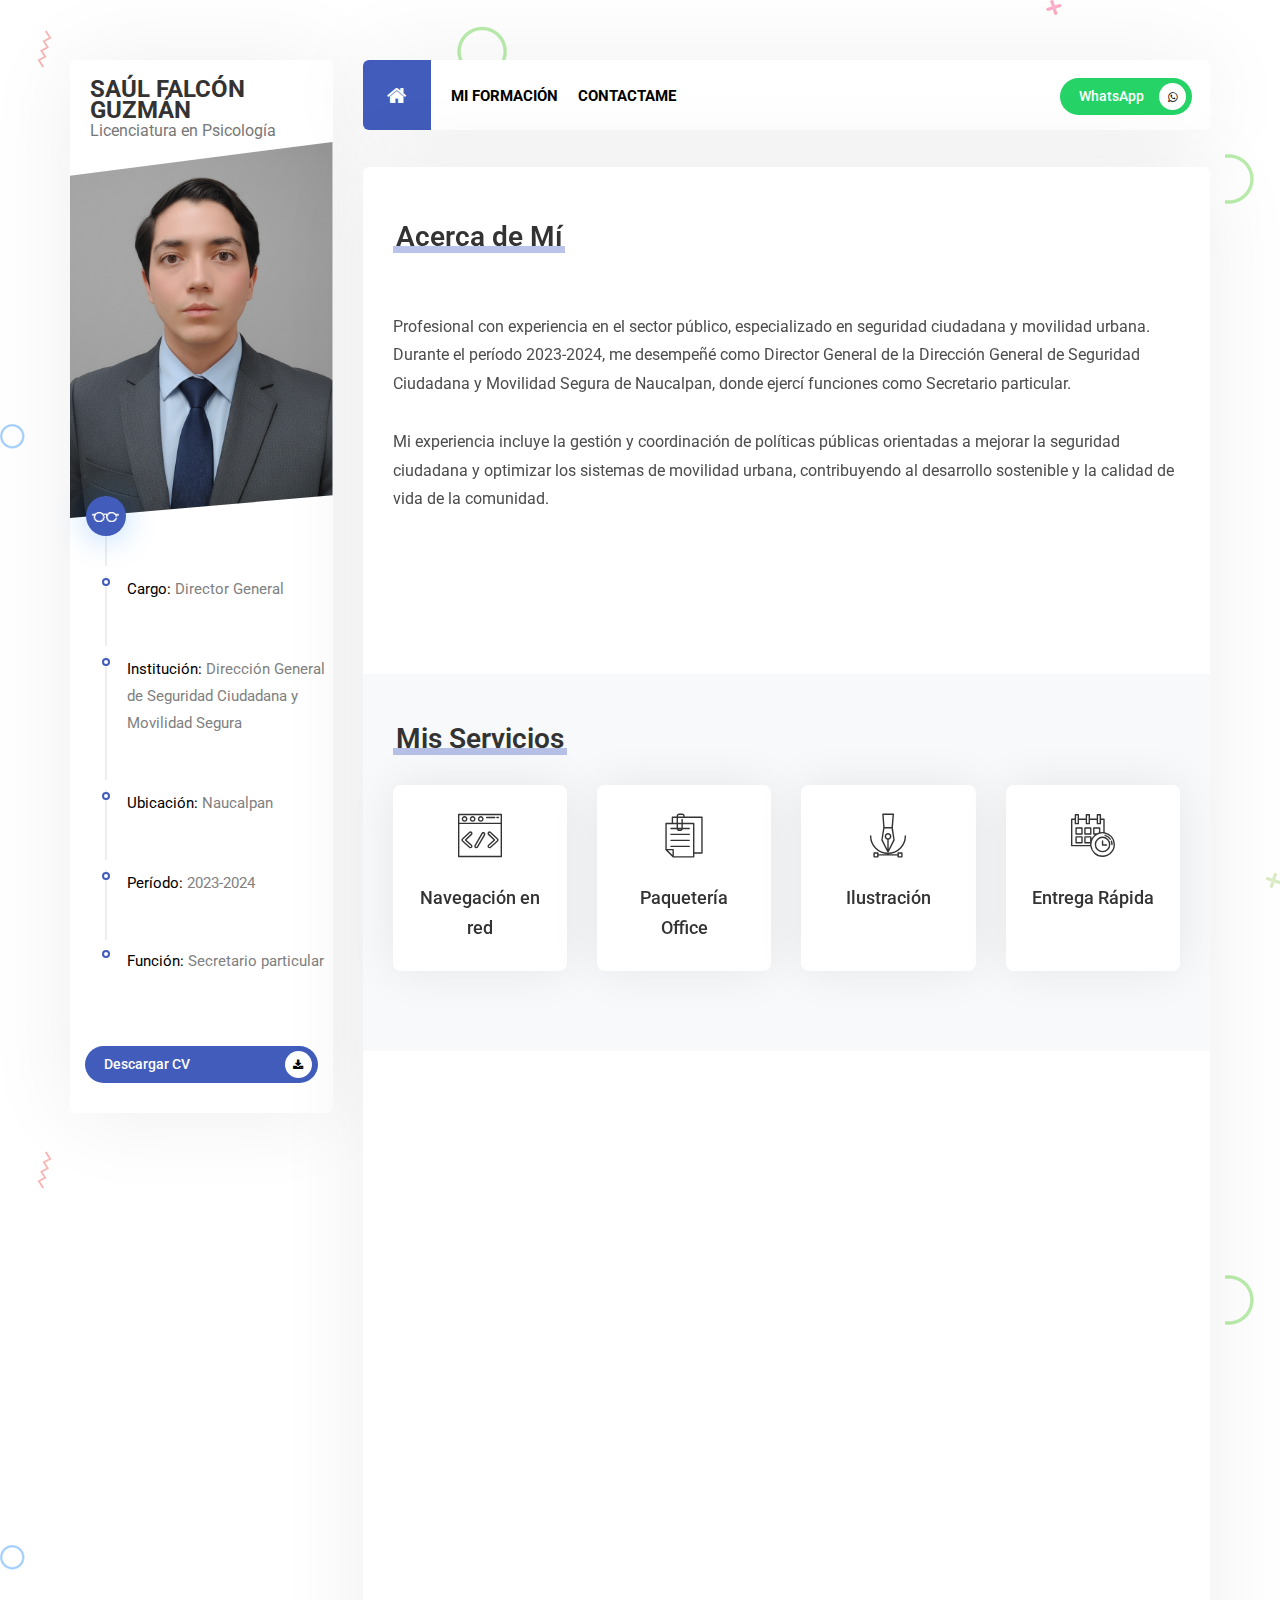
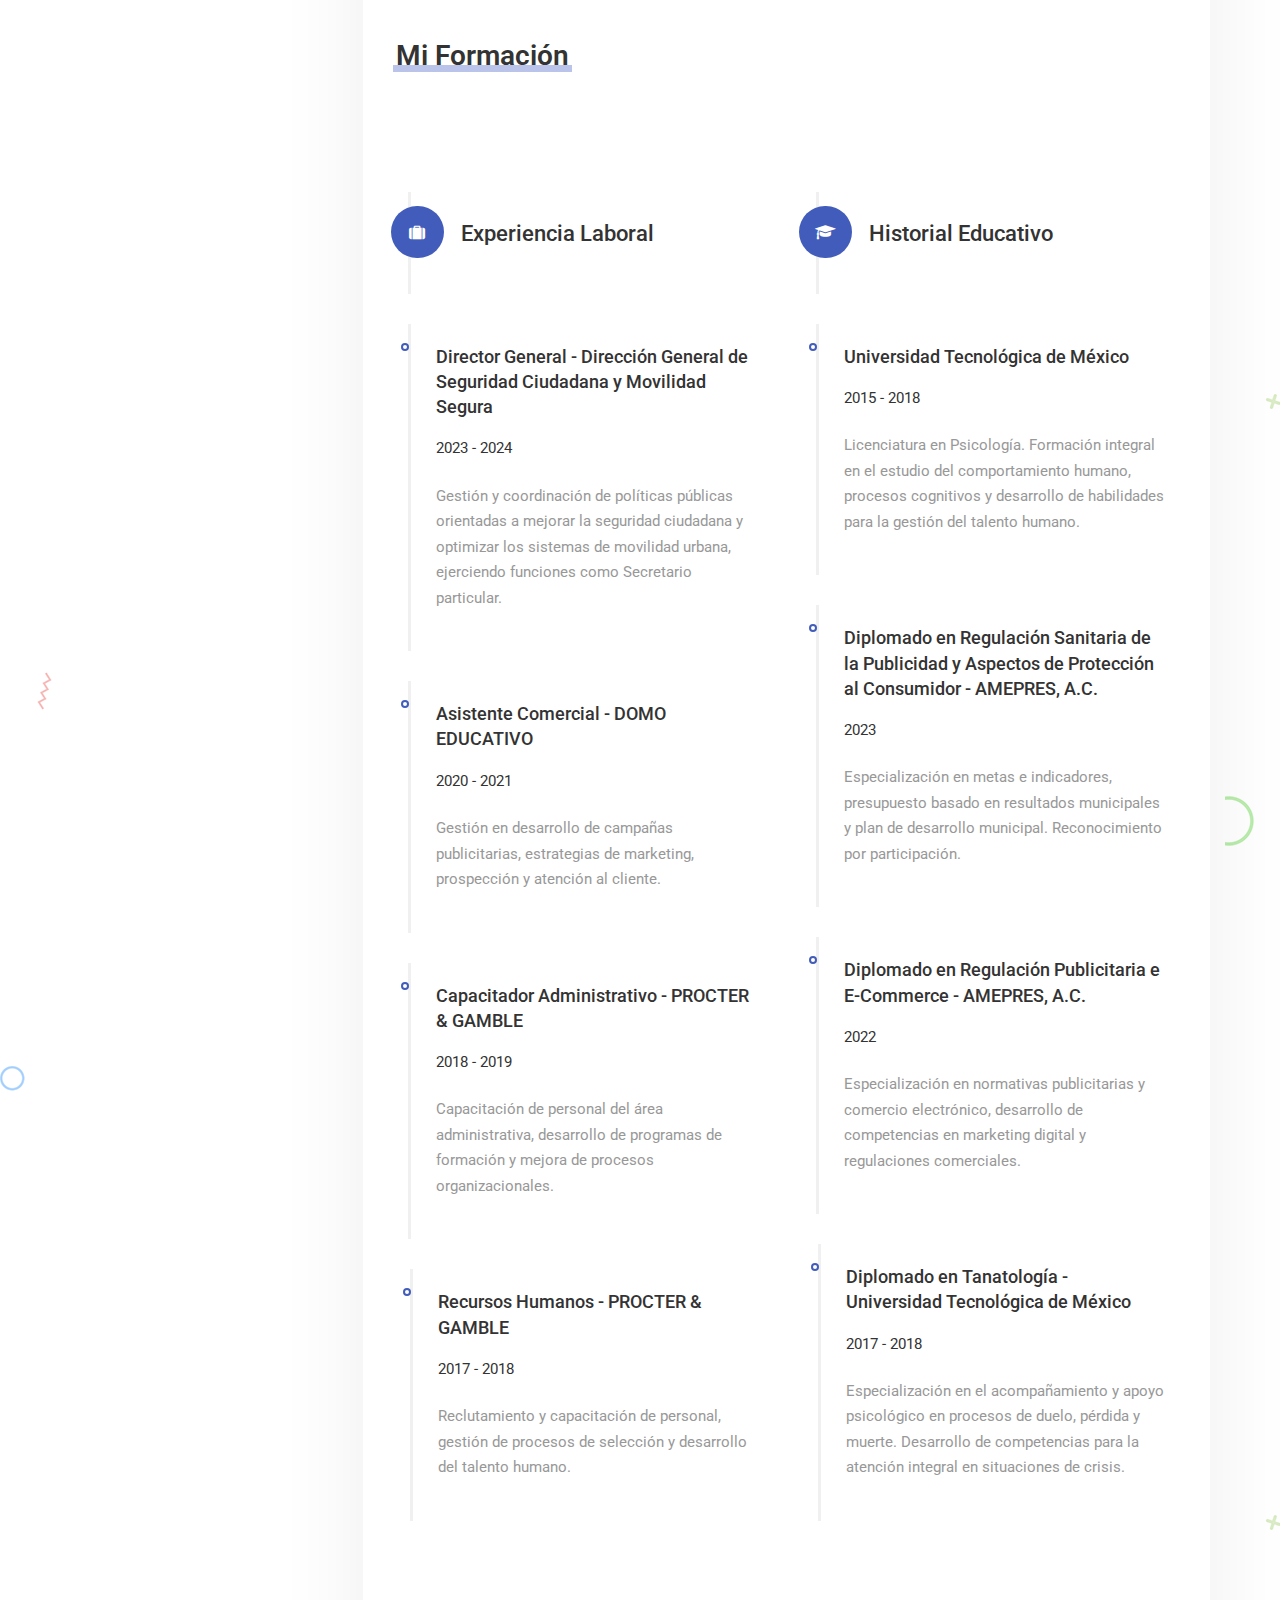
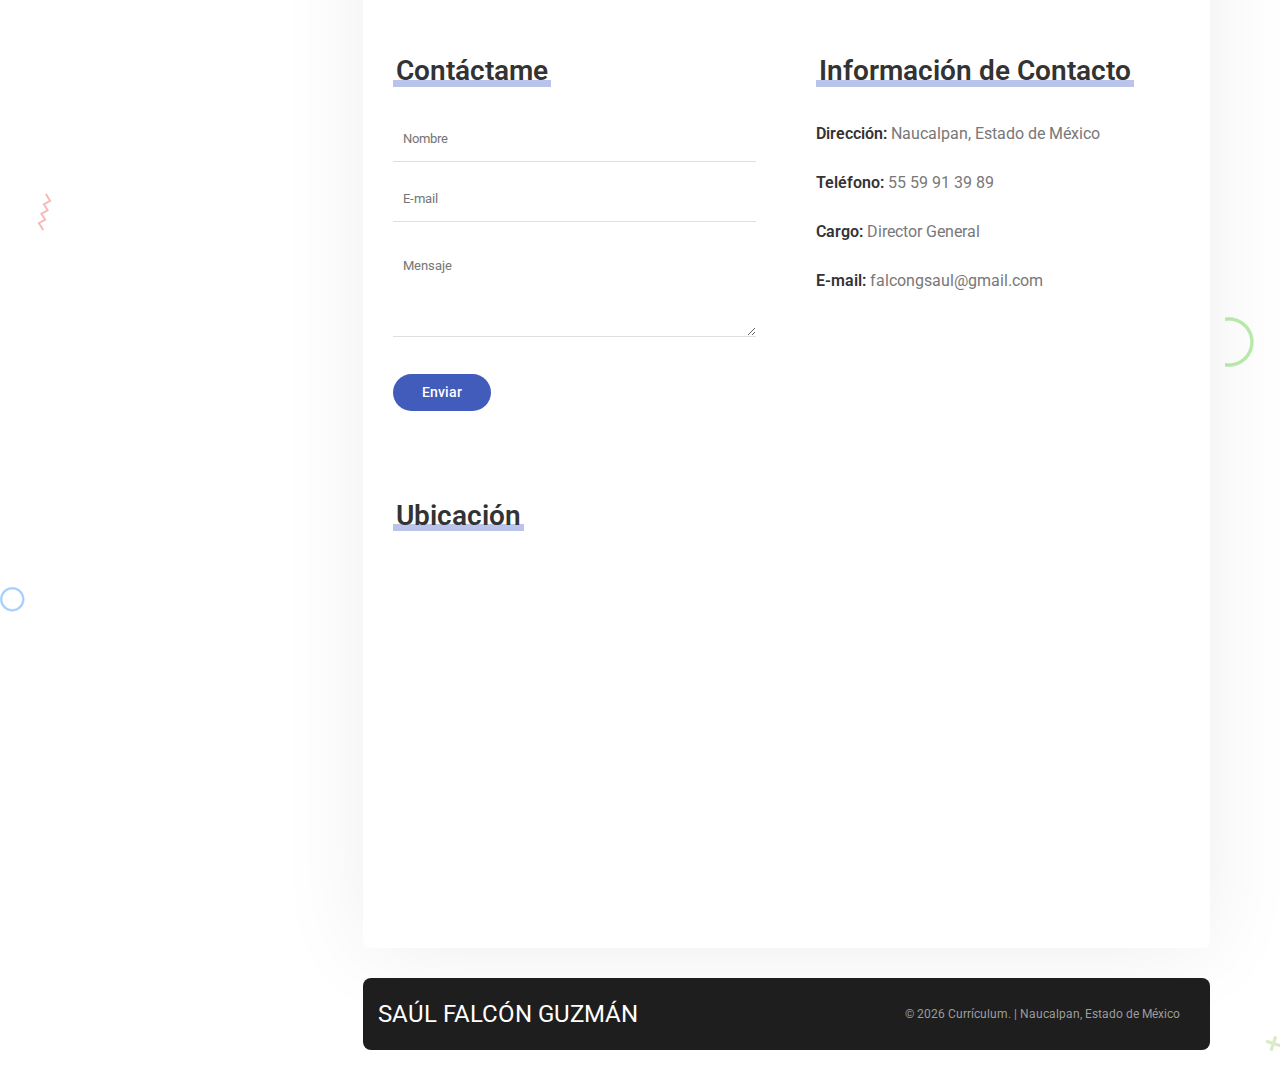
<file: index.html>
<!doctype html>
<html lang="en">
<head>

<!-- Simple Page Needs
================================================== -->
<title>Currículum Saúl Falcón Guzmán</title>
<meta charset="UTF-8">
<meta name="description" content="Currículum Profesional de Saúl Falcón Guzmán - Licenciado en Psicología con experiencia en gestión pública, seguridad ciudadana y movilidad urbana. Director General con especialización en desarrollo organizacional y recursos humanos.">
<meta name="keywords" content="Saúl Falcón Guzmán, currículum, CV, director general, seguridad ciudadana, movilidad urbana, Naucalpan, psicología, recursos humanos, gestión pública">
<meta name="viewport" content="width=device-width, initial-scale=1.0">
<!-- Open Graph Meta Tags -->
<meta property="og:title" content="Currículum Saúl Falcón Guzmán">
<meta property="og:description" content="Currículum Profesional de Saúl Falcón Guzmán - Director General en Seguridad Ciudadana y Movilidad Urbana">
<meta property="og:image" content="./saulcv.png">
<meta property="og:type" content="profile">
<meta name="twitter:card" content="summary_large_image">
<meta name="twitter:title" content="Currículum Saúl Falcón Guzmán">
<meta name="twitter:description" content="Currículum Profesional - Director General en Seguridad Ciudadana">
<meta name="twitter:image" content="./saulcv.png">

<!-- Favicon
================================================== -->  
<link href="data:image/svg+xml,<svg xmlns='http://www.w3.org/2000/svg' viewBox='0 0 100 100'><rect width='100' height='100' fill='%23003d99'/><rect x='15' y='15' width='70' height='70' fill='%23ffffff' rx='5'/><rect x='25' y='25' width='50' height='8' fill='%23003d99'/><rect x='25' y='38' width='50' height='3' fill='%23cccccc'/><rect x='25' y='44' width='50' height='3' fill='%23cccccc'/><rect x='25' y='50' width='50' height='3' fill='%23cccccc'/><rect x='25' y='56' width='30' height='3' fill='%23cccccc'/></svg>" rel="shortcut icon" type="image/svg+xml" />

<!-- CSS
================================================== -->
<link rel="stylesheet" href="css/bootstrap.css"/>
<link rel="stylesheet" href="css/reset.css"/>
<link rel="stylesheet" href="cubeportfolio/css/cubeportfolio.min.css"/>
<link rel="stylesheet" href="css/owl.theme.css"/> 
<link rel="stylesheet" href="css/owl.carousel.css"/>
<link rel="stylesheet" href="css/style.css"/>
<link rel="stylesheet" href="css/colors/blue.css" id="color"/>

<style>
body {
    background-color: white !important;
    font-size: 16px !important;
}
.wrapper {
    background-color: white !important;
}
.graybg {
    background-color: #f8f9fa !important;
}
.section-title {
    margin-bottom: 30px !important;
}
.section-title h2 {
    font-size: 28px !important;
}
.about-me {
    padding: 40px 30px !important;
    margin-bottom: 40px !important;
}
.services {
    padding: 50px 30px !important;
    margin-bottom: 40px !important;
}
.design-skills, .code-skills {
    padding: 40px 30px !important;
    margin-bottom: 40px !important;
}
.service {
    margin-bottom: 30px !important;
    text-align: center !important;
}
.service .icon {
    text-align: center !important;
    display: flex !important;
    justify-content: center !important;
    align-items: center !important;
    margin-bottom: 15px !important;
}
.service .title {
    font-size: 18px !important;
    display: block !important;
    margin-top: 10px !important;
}
p {
    line-height: 1.8 !important;
    margin-bottom: 20px !important;
    font-size: 16px !important;
}
.little-text {
    font-size: 15px !important;
}
.profile-information li {
    margin-bottom: 10px !important;
}
.profile-information p {
    font-size: 15px !important;
}
.name {
    font-size: 24px !important;
}
.job {
    font-size: 16px !important;
}
.tabs a {
    font-size: 15px !important;
}
h3 {
    font-size: 18px !important;
}
/* Estilos específicos para la sección de currículum */
.timeline {
    padding: 30px 0 !important;
}
.timeline li {
    margin-bottom: 30px !important;
    padding: 20px !important;
    border-left: 3px solid #f0f0f0 !important;
    padding-left: 25px !important;
}
.timeline .line-title {
    font-size: 18px !important;
    margin-bottom: 10px !important;
    line-height: 1.4 !important;
}
.timeline span {
    font-size: 15px !important;
    margin-bottom: 15px !important;
    display: block !important;
}
.timeline .little-text {
    font-size: 15px !important;
    line-height: 1.7 !important;
    margin-top: 10px !important;
}
.working-history, .education-history {
    padding: 30px 20px !important;
}
.timeline-title {
    font-size: 22px !important;
    margin-bottom: 25px !important;
}
footer .name {
    margin-bottom: 0 !important;
    padding: 0 !important;
}
.whatsapp-btn {
    background-color: #25D366 !important;
    color: white !important;
    border: none !important;
}
.whatsapp-btn:hover {
    background-color: #1ebd59 !important;
}
/* Ocultar selector de colores */
.demo-panel {
    display: none !important;
}
.select-color {
    display: none !important;
}
#demo-panel {
    display: none !important;
}
.demo-panel-inner {
    display: none !important;
}
[class*="demo"] {
    display: none !important;
}
/* Aumentar tamaño de texto en información de contacto */
.contact-info ul li {
    font-size: 16px !important;
    margin-bottom: 15px !important;
}
.contact-info ul li span {
    font-weight: 600 !important;
    color: #333 !important;
}
</style>

    
<!-- Google Web fonts
================================================== --> 
<link href="https://fonts.googleapis.com/css?family=Roboto:400,500,700,900" rel="stylesheet">

<!-- Font Icons
================================================== --> 
<link rel="stylesheet" href="icon-fonts/font-awesome-4.7.0/css/font-awesome.min.css"/>
<link rel="stylesheet" href="icon-fonts/web-design/flaticon.css" />
<!-- AOS Library -->
<link href="https://unpkg.com/aos@2.3.1/dist/aos.css" rel="stylesheet">

<!--[if lt IE 9]>
	<script src="http://html5shim.googlecode.com/svn/trunk/html5.js"></script>
<![endif]-->

</head>
<body>
 
    
<!-- Wrapper --> 
<div class="wrapper top_60 container">
<div class="row">
        
<!-- Profile Section -->
<div class="col-lg-3 col-md-4">
    <div class="profile" style="margin-bottom: 40px;">
        <div class="profile-name">
            <span class="name">SAÚL FALCÓN GUZMÁN</span><br>
            <span class="job">Licenciatura en Psicología</span>
        </div>
        <figure class="profile-image">
            <img src="./saulcv.png" alt="SAÚL FALCÓN GUZMÁN">
        </figure> 
        <ul class="profile-information">
            <li></li>
            <li><p><span>Cargo:</span> Director General</p></li>
            <li><p><span>Institución:</span> Dirección General de Seguridad Ciudadana y Movilidad Segura</p></li>
            <li><p><span>Ubicación:</span> Naucalpan</p></li>
            <li><p><span>Período:</span> 2023-2024</p></li>
            <li><p><span>Función:</span> Secretario particular</p></li>
        </ul>
        <div class="col-md-12">
            <a href="SFG-CV-2026.pdf" download class="site-btn icon">Descargar CV <i class="fa fa-download" aria-hidden="true"></i></a>
        </div>
    </div>
</div>

<!-- Page Tab Container Div -->   
<div id="ajax-tab-container" class="col-lg-9 col-md-8 tab-container">
    
<!-- Header
================================================== --> 
<div class="row">
    <header class="col-md-12">
        <nav>
            <div class="row">
                <!-- navigation bar -->
                <div class="col-md-8 col-sm-8 col-xs-4">
                    <ul class="tabs">
                        <li class="tab">
                            <a class="home-btn" href="#home"><i class="fa fa-home" aria-hidden="true"></i></a>
                        </li>
                        <li class="tab"><a href="#resume">MI FORMACIÓN</a></li>
                        <li class="tab"><a href="#contact">CONTACTAME</a></li>
                    </ul>
                </div>
                <div class="col-md-4 col-sm-4 col-xs-8 dynamic">
                    <a href="https://wa.me/525559913989" target="_blank" class="pull-right site-btn whatsapp-btn icon hidden-xs">
                        <i class="fa fa-whatsapp" aria-hidden="true"></i> WhatsApp</a>
                    <div class="hamburger pull-right hidden-lg hidden-md"><i class="fa fa-bars" aria-hidden="true"></i></div>
                   
                </div>
            </div>
        </nav>
    </header>
        
    <!-- Page Content
    ================================================== --> 
    <div class="col-md-12">
        <div id="content" class="panel-container">
          
            <!-- Home Page
            ================================================== -->  
            <div id="home">
                <!-- Text Section -->
                <div class="row" style="margin-bottom: 60px;">
                    <section class="about-me line col-md-12 padding_30 padbot_45" data-aos="fade-up" data-aos-duration="1000">
                    <div class="section-title"><span></span><h2>Acerca de Mí</h2></div>
                    <p class="top_30">Profesional con experiencia en el sector público, especializado en seguridad ciudadana y movilidad urbana. Durante el período 2023-2024, me desempeñé como Director General de la Dirección General de Seguridad Ciudadana y Movilidad Segura de Naucalpan, donde ejercí funciones como Secretario particular.
                        <br>
                        <br>Mi experiencia incluye la gestión y coordinación de políticas públicas orientadas a mejorar la seguridad ciudadana y optimizar los sistemas de movilidad urbana, contribuyendo al desarrollo sostenible y la calidad de vida de la comunidad.</p>
                </section>
                </div>
                <!-- My Services Section -->
                <div class="row" style="margin-bottom: 60px;">
                    <section class="services line graybg col-md-12 padding_50 padbot_50" data-aos="fade-up" data-aos-duration="1000">
                    <div class="section-title bottom_45"><span></span><h2>Mis Servicios</h2></div>
                    <div class="row">
                        <!-- a service -->
                        <div class="col-md-3 col-sm-6 col-xs-12" data-aos="zoom-in" data-aos-duration="800">
                            <div class="service">
                                <div class="icon">
                                    <i class="flaticon-html"></i>
                                </div>
                                <span class="title">Navegación en red</span>
                              
                            </div>
                        </div>
                        <!-- a service -->
                        <div class="col-md-3 col-sm-6 col-xs-12" data-aos="zoom-in" data-aos-duration="800">
                            <div class="service">
                                <div class="icon">
                                    <i class="flaticon-attach"></i>
                                </div>
                                <span class="title">Paquetería Office</span>
                               
                            </div>
                        </div>
                        <!-- a service -->
                        <div class="col-md-3 col-sm-6 col-xs-12" data-aos="zoom-in" data-aos-duration="800">
                            <div class="service">
                                <div class="icon">
                                    <i class="flaticon-vector"></i>
                                </div>
                                <span class="title">Ilustración</span>
                                
                            </div>
                        </div>
                        <!-- a service -->
                        <div class="col-md-3 col-sm-6 col-xs-12" data-aos="zoom-in" data-aos-duration="800">
                            <div class="service">
                                <div class="icon">
                                    <i class="flaticon-schedule"></i>
                                </div>
                                <span class="title">Entrega Rápida</span>
                               
                            </div>
                        </div>
                    </div>
                </section>
                </div>
                <!-- Skills Section -->
                <div class="row" style="margin-bottom: 60px;">
                    <section class="design-skills col-md-6 padding_60 padbot_50" data-aos="fade-left" data-aos-duration="1000">
                        <div class="section-title bottom_45"><span></span><h2>Habilidades de Liderazgo</h2></div>
                        <ul class="skill-list">
                            <li> 
                                <h3>Liderazgo</h3>
                                <div class="progress">
                                    <div class="percentage" style="width:90%;"></div>
                                </div>
                            </li>
                            <li> 
                                <h3>Proactividad</h3>
                                <div class="progress">
                                    <div class="percentage" style="width:85%;"></div>
                                </div>
                            </li>
                            <li> 
                                <h3>Facilidad de palabra</h3>
                                <div class="progress">
                                    <div class="percentage" style="width:88%;"></div>
                                </div>
                            </li>
                            <li> 
                                <h3>Resolución de conflictos</h3>
                                <div class="progress">
                                    <div class="percentage" style="width:82%;"></div>
                                </div>
                            </li>
                        </ul>
                    </section>
                    <section class="code-skills col-md-6 padding_60" data-aos="fade-right" data-aos-duration="1000">
                        <div class="section-title bottom_45"><span></span><h2>Habilidades Interpersonales</h2></div>
                        <ul class="skill-list">
                            <li> 
                                <h3>Sociable</h3>
                                <div class="progress">
                                    <div class="percentage" style="width:90%;"></div>
                                </div>
                            </li>
                            <li> 
                                <h3>Responsable</h3>
                                <div class="progress">
                                    <div class="percentage" style="width:95%;"></div>
                                </div>
                            </li>
                            <li> 
                                <h3>Trabajo en equipo</h3>
                                <div class="progress">
                                    <div class="percentage" style="width:87%;"></div>
                                </div>
                            </li>
                            <li> 
                                <h3>Escucha activa</h3>
                                <div class="progress">
                                    <div class="percentage" style="width:85%;"></div>
                                </div>
                            </li>
                        </ul>
                    </section>
                </div>
            </div>
            
            <!-- Resume Page
            ================================================== --> 
            <div id="resume">
                <!-- Resume Section -->
                <div class="row">
                    <section class="education">
                    <div class="section-title top_30"><span></span><h2>Mi Formación</h2></div>
                        <div class="row">
                            <!-- Working History -->
                            <div class="working-history col-md-6 padding_15 padbot_30">
                                <ul class="timeline col-md-12 top_30">
                                    <li><i class="fa fa-suitcase" aria-hidden="true"></i><h2 class="timeline-title">Experiencia Laboral</h2></li>
                                    <!-- a work -->
                                    <li><h3 class="line-title">Director General - Dirección General de Seguridad Ciudadana y Movilidad Segura</h3>
                                        <span>2023 - 2024</span>
                                        <p class="little-text">Gestión y coordinación de políticas públicas orientadas a mejorar la seguridad ciudadana y optimizar los sistemas de movilidad urbana, ejerciendo funciones como Secretario particular.</p>
                                    </li>
                                   <!-- a work -->
                                    <li><h3 class="line-title">Asistente Comercial - DOMO EDUCATIVO</h3>
                                        <span>2020 - 2021</span>
                                        <p class="little-text">Gestión en desarrollo de campañas publicitarias, estrategias de marketing, prospección y atención al cliente.</p>
                                    </li>
                                   <!-- a work -->
                                    <li><h3 class="line-title">Capacitador Administrativo - PROCTER & GAMBLE</h3>
                                        <span>2018 - 2019</span>
                                        <p class="little-text">Capacitación de personal del área administrativa, desarrollo de programas de formación y mejora de procesos organizacionales.</p>
                                    </li>
                                   <!-- a work -->
                                    <li><h3 class="line-title">Recursos Humanos - PROCTER & GAMBLE</h3>
                                        <span>2017 - 2018</span>
                                        <p class="little-text">Reclutamiento y capacitación de personal, gestión de procesos de selección y desarrollo del talento humano.</p>
                                    </li>
                                </ul> 
                            </div>  
                            <!-- Education History -->
                            <div class="education-history col-md-6 padding_15 padbot_30">
                                <ul class="timeline col-md-12 top_30">
                                    <li><i class="fa fa-graduation-cap" aria-hidden="true"></i><h2 class="timeline-title">Historial Educativo</h2></li>
                                    <!-- a work -->
                                    <li><h3 class="line-title">Universidad Tecnológica de México</h3>
                                        <span>2015 - 2018</span>
                                        <p class="little-text">Licenciatura en Psicología. Formación integral en el estudio del comportamiento humano, procesos cognitivos y desarrollo de habilidades para la gestión del talento humano.</p>
                                    </li>
                                   <!-- a work -->
                                    <li><h3 class="line-title">Diplomado en Regulación Sanitaria de la Publicidad y Aspectos de Protección al Consumidor - AMEPRES, A.C.</h3>
                                        <span>2023</span>
                                        <p class="little-text">Especialización en metas e indicadores, presupuesto basado en resultados municipales y plan de desarrollo municipal. Reconocimiento por participación.</p>
                                    </li>
                                   <!-- a work -->
                                    <li><h3 class="line-title">Diplomado en Regulación Publicitaria e E-Commerce - AMEPRES, A.C.</h3>
                                        <span>2022</span>
                                        <p class="little-text">Especialización en normativas publicitarias y comercio electrónico, desarrollo de competencias en marketing digital y regulaciones comerciales.</p>
                                    </li>
                                   <!-- a work -->
                                    <li><h3 class="line-title">Diplomado en Tanatología - Universidad Tecnológica de México</h3>
                                        <span>2017 - 2018</span>
                                        <p class="little-text">Especialización en el acompañamiento y apoyo psicológico en procesos de duelo, pérdida y muerte. Desarrollo de competencias para la atención integral en situaciones de crisis.</p>
                                    </li>
                                </ul> 
                            </div>
                        </div>
                    </section>
                </div>
            </div>
            <!-- Contact Page
            ================================================== --> 
            <div id="contact">
                <div class="row">
                    <!-- Contact Form -->
                    <section class="contact-form col-md-6 padding_30 padbot_45">
                        <div class="section-title top_15 bottom_30"><span></span><h2>Contáctame</h2></div>
                        <form class="site-form" id="contactForm">
                            <div class="row">
                                <div class="col-md-12">
                                    <input class="site-input" id="userName" placeholder="Nombre" required>
                                </div>
                                <div class="col-md-12">
                                    <input class="site-input" id="userEmail" placeholder="E-mail" required>
                                </div>
                                <div class="col-md-12">
                                    <textarea class="site-area" id="userMessage" placeholder="Mensaje" required></textarea>
                                </div>
                                <div class="col-md-12 top_15 bottom_30">
                                    <button class="site-btn" type="button" onclick="sendToWhatsApp()">Enviar</button>
                                </div>
                            </div>
                        </form>  
                    </section>
                    <!-- Contact Informations -->
                    <section class="contact-info col-md-6 padding_30 padbot_45">
                        <div class="section-title top_15 bottom_30"><span></span><h2>Información de Contacto</h2></div>
                        <ul>
                            <li><span>Dirección:</span> Naucalpan, Estado de México</li>
                            <li><span>Teléfono:</span> 55 59 91 39 89</li>
                            <li><span>Cargo:</span> Director General</li>
                            <li><span>E-mail:</span> falcongsaul@gmail.com</li>
                         
                        </ul>
                    </section>
                    <!-- Contact Map -->
                    <section class="contact-map col-md-12 top_15 bottom_15">
                        <div class="section-title bottom_30"><span></span><h2>Ubicación</h2></div>  
                        <iframe src="https://www.google.com/maps/embed?pb=!1m18!1m12!1m3!1d3754.0883947294497!2d-99.23456862346944!3d25.643211267341526!2m3!1f0!2f0!3f0!3m2!1i1024!2i768!4f13.1!3m3!1m2!1s0x8629b68b0b0b0b0b%3A0x0!2sNaucalpan%2C%20Estado%20de%20M%C3%A9xico!5e0!3m2!1ses!2smx!4v1509525039851" height="350" style="border:0" allowfullscreen></iframe>
                    </section>
                </div>
            
            </div>
            
        </div><!-- Content - End -->
     </div> <!-- col-md-12 end -->
</div><!-- row end -->
<!-- Footer
================================================== --> 
<footer>
    <div class="footer col-md-12 top_30 bottom_30">
        <div class="name col-md-4 hidden-md hidden-sm hidden-xs">SAÚL FALCÓN GUZMÁN</div>
        <div class="copyright col-lg-8 col-md-12">© 2026 Currículum.  | Naucalpan, Estado de México</div>  
    </div>
</footer>
    
</div> <!-- Tab Container - End -->
</div> <!-- Row - End --> 
</div> <!-- Wrapper - End -->   

<!-- Javascripts
================================================== -->  
<script src="js/jquery-2.1.4.min.js"></script> 
<script src="cubeportfolio/js/jquery.cubeportfolio.min.js"></script>
<script src="js/bootstrap.min.js"></script> 
<script src="js/jquery.easytabs.min.js"></script>
<script src="js/owl.carousel.min.js"></script> 
<script src="js/main.js"></script>
<!-- AOS Script -->
<script src="https://unpkg.com/aos@2.3.1/dist/aos.js"></script>
<script>
  AOS.init({
    duration: 1000,
    once: true
  });
</script>
<!-- for color alternatives -->
<script src="js/jquery.cookie-1.4.1.min.js"></script>

<script>
function sendToWhatsApp() {
    var nombre = document.getElementById('userName').value;
    var email = document.getElementById('userEmail').value;
    var mensaje = document.getElementById('userMessage').value;
    
    if(nombre && email && mensaje) {
        var texto = "Nombre: " + nombre + "%0aE-mail: " + email + "%0aMensaje: " + mensaje;
        var url = "https://wa.me/525559913989?text=" + texto;
        window.open(url, '_blank');
        document.getElementById('contactForm').reset();
    } else {
        alert('Por favor completa todos los campos');
    }
}
</script>

</body></html>
</file>
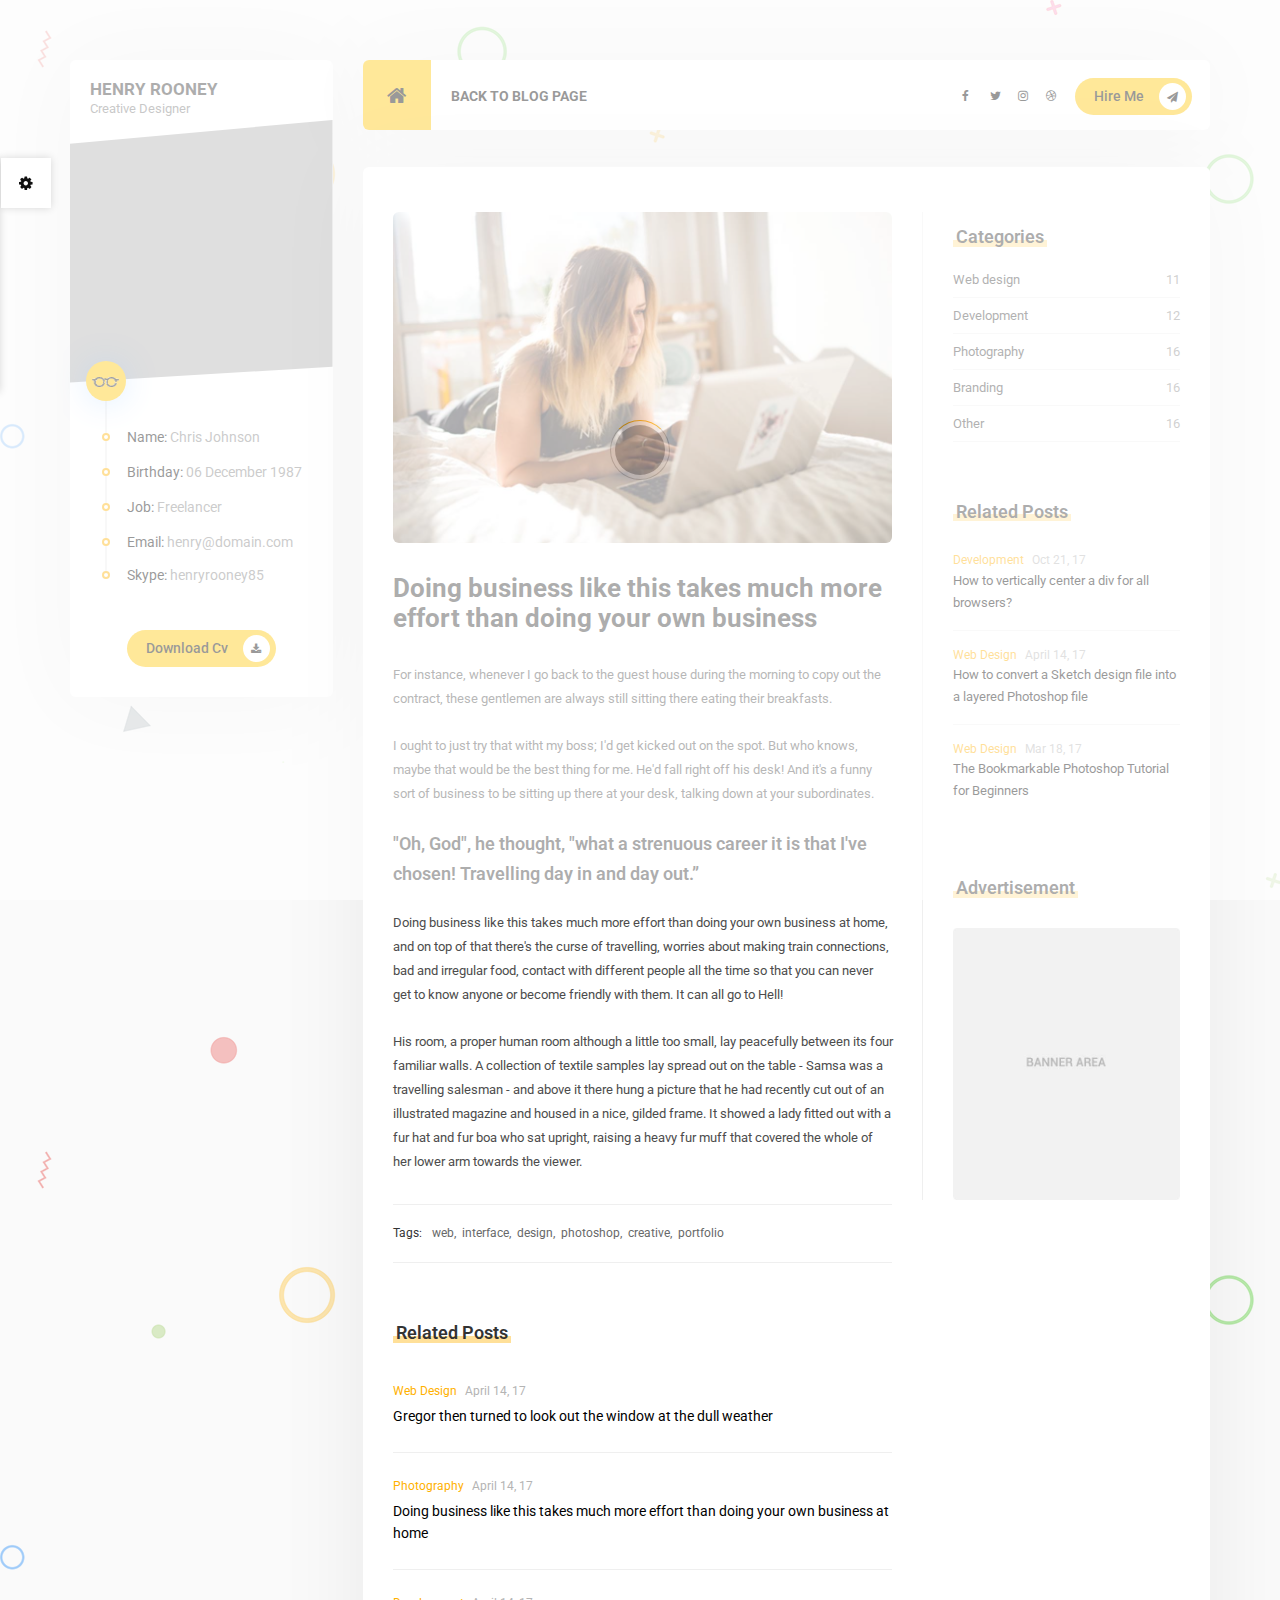
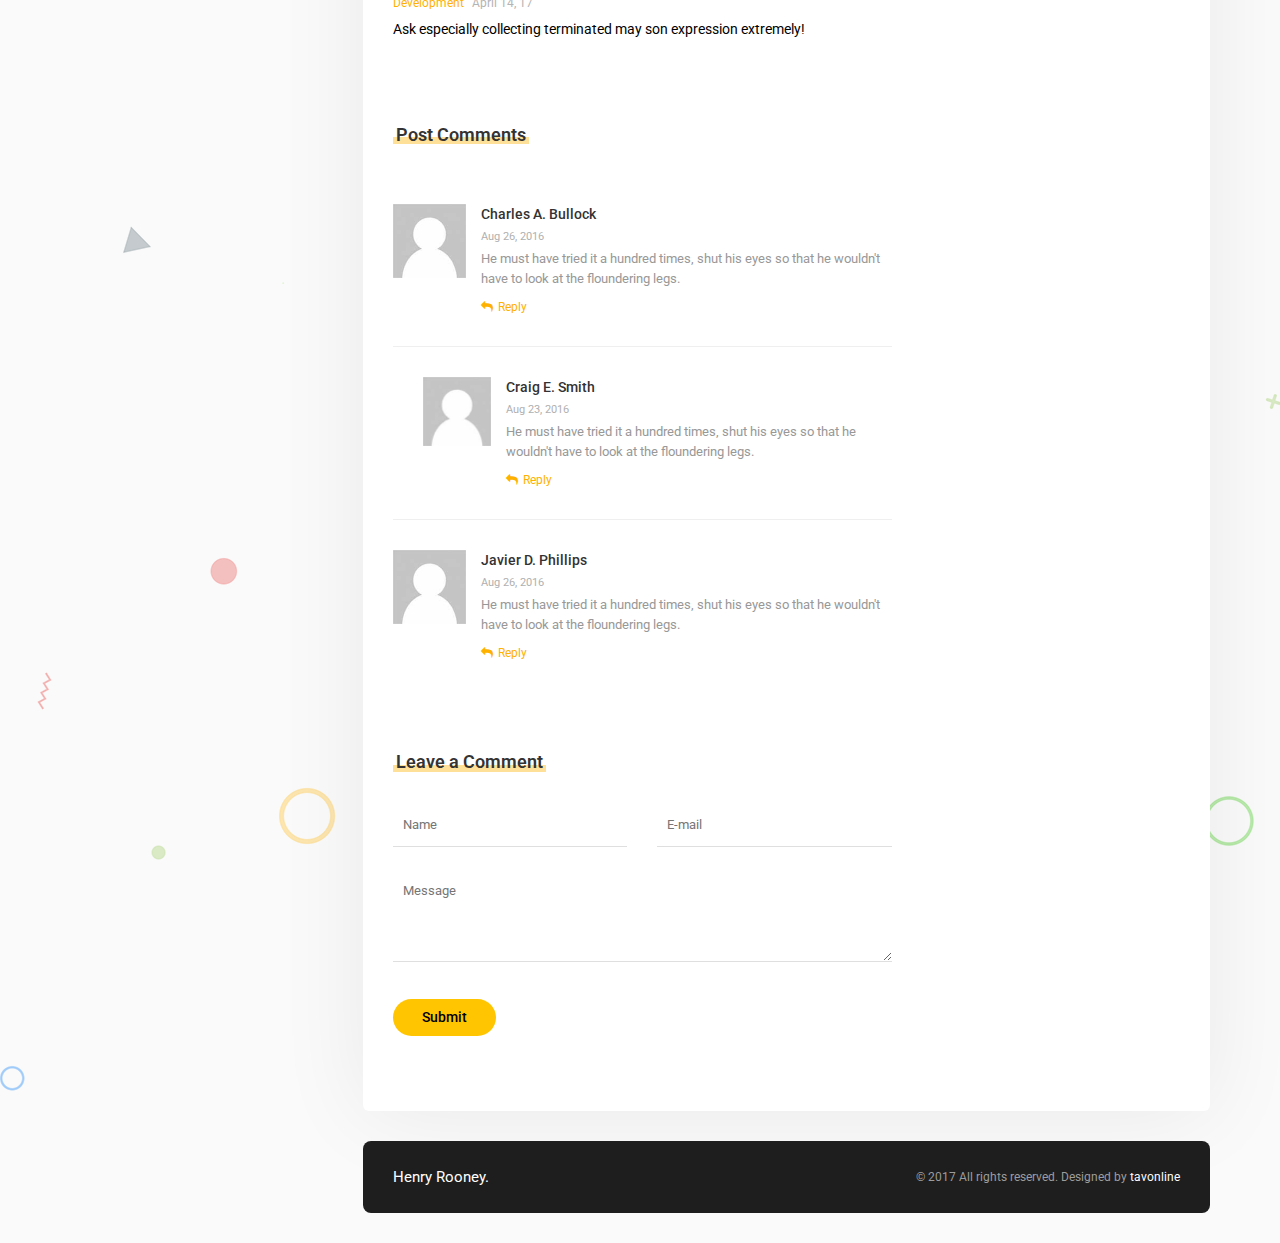
<file: blog-posts/blog-1.html>
<!doctype html>
<html lang="en">
<head>

<!-- Simple Page Needs
================================================== -->
<title>Mat</title>
<meta charset="UTF-8">
<meta name="description" content="Mat - Resume & vCard HTML Template">
<meta name="keywords" content="personal, vcard, portfolio">
<meta name="viewport" content="width=device-width, initial-scale=1.0">
    
<!-- Favicon
================================================== -->  
<link href="favicon.ico" rel="shortcut icon" type="image/x-icon" />

<!-- CSS
================================================== -->
<link rel="stylesheet" href="../css/bootstrap.css"/>
<link rel="stylesheet" href="../css/reset.css"/>
<link rel="stylesheet" href="../cubeportfolio/css/cubeportfolio.min.css"/>
<link rel="stylesheet" href="../css/style.css"/>
<link rel="stylesheet" href="../css/colors/yellow.css" id="color" />
    
<!-- Google Web fonts
================================================== --> 
<link href="https://fonts.googleapis.com/css?family=Roboto:400,500,700,900" rel="stylesheet">

<!-- Font Icons
================================================== --> 
<link rel="stylesheet" href="../icon-fonts/font-awesome-4.7.0/css/font-awesome.min.css"/>
<link rel="stylesheet" href="../icon-fonts/web-design/flaticon.css" />

<!--[if lt IE 9]>
	<script src="http://html5shim.googlecode.com/svn/trunk/html5.js"></script>
<![endif]-->

</head>
<body>
 <!-- Preloading -->
<div id="preloader">
    <div class="spinner">
    </div>
</div>  
    
<!-- Wrapper --> 
<div class="wrapper top_60 container">
<div class="row">
        
<!-- Profile Section
================================================== --> 
<div class="col-lg-3 col-md-4">
    <div class="profile">
        <div class="profile-name">
            <span class="name">Henry Rooney</span><br>
            <span class="job">Creative Designer</span>
        </div>
        <figure class="profile-image">
            <img src="../images/profile.jpg" alt="">
        </figure> 
        <ul class="profile-information">
            <li><img src="../images/glasses.png" alt=""></li>
            <li><p><span>Name:</span> Chris Johnson</p></li>
            <li><p><span>Birthday:</span> 06 December 1987</p></li>
            <li><p><span>Job:</span> Freelancer</p></li>
            <li><p><span>Email:</span> henry@domain.com</p></li>
            <li><p><span>Skype:</span> henryrooney85</p></li>
        </ul>
        <div class="col-md-12">
            <button class="site-btn icon">Download Cv <i class="fa fa-download" aria-hidden="true"></i></button>
        </div>
    </div>
</div>

<!-- Page Tab Container Div -->   
<div id="ajax-tab-container" class="col-lg-9 col-md-8 tab-container">
    
<!-- Header
================================================== --> 
<div class="row">
    <header class="col-md-12">
        <nav>
            <div class="row">
                <!-- navigation bar -->
                <div class="col-md-8 col-sm-8 col-xs-4">
                    <ul class="tabs">
                        <li class="tab">
                            <a class="home-btn" href="../index.html"><i class="fa fa-home" aria-hidden="true"></i></a>
                        </li>
                        <li class="tab"><a href="../index.html#blog">BACK TO BLOG PAGE</a></li>
                    </ul>
                </div>
                <div class="col-md-4 col-sm-4 col-xs-8 dynamic">
                    <button class="pull-right site-btn icon hidden-xs">Hire Me <i class="fa fa-paper-plane" aria-hidden="true"></i></button>
                    <div class="hamburger pull-right hidden-lg hidden-md"><i class="fa fa-bars" aria-hidden="true"></i></div>
                    <div class="hidden-md social-icons pull-right"> 
                        <a class="fb" href="#"><i class="fa fa-facebook" aria-hidden="true"></i></a> 
                        <a class="tw" href="#"><i class="fa fa-twitter" aria-hidden="true"></i></a> 
                        <a class="ins" href="#"><i class="fa fa-instagram" aria-hidden="true"></i></a> 
                        <a class="dr" href="#"><i class="fa fa-dribbble" aria-hidden="true"></i></a> 
                    </div>
                </div>
            </div>
        </nav>
    </header>
</div>   
<!-- Page Content
================================================== --> 
<div id="content" class="panel-container col-md-12">
  
    <!-- Blog Page
    ================================================== --> 
    <div id="blog-post">
        <div class="row">
            <!--Blog Post-->
            <div class="col-md-8 post">
                <div class="blog-image">
                    <img src="../images/blogs/blog-1.jpg" alt="">
                </div>
                <div class="post-content">
                    <h1 class="blog-title bottom_30 top_30">Doing business like this takes much more effort than doing your own business</h1>
                    <p>For instance, whenever I go back to the guest house during the morning to copy out the contract, these gentlemen are always still sitting there eating their breakfasts. </p>
                    <br>
                    <p>I ought to just try that witht my boss; I'd get kicked out on the spot. But who knows, maybe that would be the best thing for me. He'd fall right off his desk! And it's a funny sort of business to be sitting up there at your desk, talking down at your subordinates. </p>
                    <br>
                    <blockquote>"Oh, God", he thought, "what a strenuous career it is that I've chosen! Travelling day in and day out.” </blockquote>
                    <br>
                    <p>Doing business like this takes much more effort than doing your own business at home, and on top of that there's the curse of travelling, worries about making train connections, bad and irregular food, contact with different people all the time so that you can never get to know anyone or become friendly with them. It can all go to Hell!</p>
                    <br>
                    <p>His room, a proper human room although a little too small, lay peacefully between its four familiar walls. A collection of textile samples lay spread out on the table - Samsa was a travelling salesman - and above it there hung a picture that he had recently cut out of an illustrated magazine and housed in a nice, gilded frame. It showed a lady fitted out with a fur hat and fur boa who sat upright, raising a heavy fur muff that covered the whole of her lower arm towards the viewer.</p>
                </div>
                <div class="tags top_30">
                    <span>Tags:</span>
                    <a href="#">web,</a>
                    <a href="#">interface,</a>
                    <a href="#">design,</a>
                    <a href="#">photoshop,</a>
                    <a href="#">creative,</a>
                    <a href="#">portfolio</a>
                </div>
                <!-- Related Post -->
                <div class="post-list">
                    <div class="section-title bottom_15 top_60"><span></span><h2>Related Posts</h2></div>
                    <ul>
                        <!-- a post -->
                        <li>
                            <a href="#">
                                <div class="info">Web Design <span>April 14, 17</span></div>
                                <p class="little-text">Gregor then turned to look out the window at the dull weather</p>
                            </a>
                        </li>
                        <!-- a post -->
                        <li>
                            <a href="#">
                                <div class="info">Photography <span>April 14, 17</span></div>
                                <p class="little-text">Doing business like this takes much more effort than doing your own business at home</p>
                            </a>
                        </li>
                        <!-- a post -->
                        <li>
                            <a href="#">
                                <div class="info">Development <span>April 14, 17</span></div>
                                <p class="little-text">Ask especially collecting terminated may son expression extremely!</p>
                            </a>
                        </li>
                    </ul>
                </div>
                <!-- Post Comments -->
                <div class="post-comment">
                    <div class="section-title bottom_30 top_60"><span></span><h2>Post Comments</h2></div>
                    <ul>
                        <!-- a comment -->
                        <li>
                            <div class="row">
                                <div class="col-md-2 col-sm-2 col-xs-3 person-img">
                                    <img src="../images/person.jpg" alt="">
                                </div>
                                <div class="col-md-10 col-sm-10 col-xs-9 comment-content">
                                    <div class="name">Charles A. Bullock</div> 
                                    <span class="date">Aug 26, 2016</span>   
                                    <p>He must have tried it a hundred times, shut his eyes so that he wouldn't have to look at the floundering legs.</p>
                                    <a href="#"><i class="fa fa-reply" aria-hidden="true"></i>Reply</a>
                                </div>
                            </div>
                        </li>
                        <!-- a comment -->
                        <li>
                            <div class="row reply">
                                <div class="col-md-2 col-sm-2 col-xs-3 person-img">
                                    <img src="../images/person.jpg" alt="">
                                </div>
                                <div class="col-md-10 col-sm-10 col-xs-9 comment-content">
                                    <div class="name">Craig E. Smith</div> 
                                    <span class="date">Aug 23, 2016</span>   
                                    <p>He must have tried it a hundred times, shut his eyes so that he wouldn't have to look at the floundering legs.</p>
                                    <a href="#"><i class="fa fa-reply" aria-hidden="true"></i>Reply</a>
                                </div>
                            </div>
                        </li>
                        <!-- a comment -->
                        <li>
                            <div class="row">
                                <div class="col-md-2 col-sm-2 col-xs-3 person-img">
                                    <img src="../images/person.jpg" alt="">
                                </div>
                                <div class="col-md-10 col-sm-10 col-xs-9 comment-content">
                                    <div class="name">Javier D. Phillips</div> 
                                    <span class="date">Aug 26, 2016</span>   
                                    <p>He must have tried it a hundred times, shut his eyes so that he wouldn't have to look at the floundering legs.</p>
                                    <a href="#"><i class="fa fa-reply" aria-hidden="true"></i>Reply</a>
                                </div>
                            </div>
                        </li>
                    </ul>   
                </div>
                <div class="leave-comment">
                    <div class="section-title bottom_30 top_60"><span></span><h2>Leave a Comment</h2></div>
                    <form class="site-form">
                        <div class="row">
                            <div class="col-md-6">
                                <input class="site-input" type="input" name="" placeholder="Name">
                            </div>
                            <div class="col-md-6">
                                <input class="site-input" type="input" name="" placeholder="E-mail">
                            </div>
                            <div class="col-md-12">
                                <textarea class="site-area" placeholder="Message"></textarea>
                            </div>
                            <div class="col-md-12 top_15 bottom_30">
                                <button class="site-btn" type="submit">Submit</button>
                            </div>
                        </div>
                    </form>   
                </div>
            </div> <!-- post end -->
            <!--Sidebar-->
            <div class="col-md-4 blog-sidebar">
                <!-- Category List -->
                <div class="category">
                    <div class="section-title bottom_15 top_15"><span></span><h3>Categories</h3></div>
                    <ul class="category-list">
                        <li><a href="#">Web design</a><span>11</span></li>
                        <li><a href="#">Development</a><span>12</span></li>
                        <li><a href="#">Photography</a><span>16</span></li>
                        <li><a href="#">Branding</a><span>16</span></li>
                        <li><a href="#">Other</a><span>16</span></li>
                    </ul>
                </div>
                <!-- Popular Post -->
                <div class="post-list">
                    <div class="section-title bottom_15 top_60"><span></span><h3>Related Posts</h3></div>
                    <ul>
                        <!-- a post -->
                        <li>
                            <a href="#">
                                <div class="info">Development <span>Oct 21, 17</span></div>
                                <p class="little-text">How to vertically center a div for all browsers?</p>
                            </a>
                        </li>
                        <!-- a post -->
                        <li>
                            <a href="#">
                                <div class="info">Web Design <span>April 14, 17</span></div>
                                <p class="little-text">How to convert a Sketch design file into a layered Photoshop file</p>
                            </a>
                        </li>
                        <!-- a post -->
                        <li>
                            <a href="#">
                                <div class="info">Web Design <span>Mar 18, 17</span></div>
                                <p class="little-text">The Bookmarkable Photoshop Tutorial for Beginners</p>
                            </a>
                        </li>
                    </ul>
                </div>
                <!-- Advertisement -->
                <div class="advertisement">
                    <div class="section-title bottom_30 top_60"><span></span><h3>Advertisement</h3></div>

                    <img src="../images/image.jpg" alt="">    
                </div>
            </div> 
        </div>
    </div>
    
</div><!-- Content - End -->
 
<!-- Footer
================================================== --> 
<footer>
    <div class="footer col-md-12 top_30 bottom_30">
        <div class="name col-md-4 hidden-md hidden-sm hidden-xs">Henry Rooney.</div>
        <div class="copyright col-md-8">© 2017 All rights reserved. Designed by <a href="https://themeforest.net/user/tavonline">tavonline</a> </div>  
    </div>
</footer>
    
</div> <!-- Tab Container - End -->
</div> <!-- Row - End --> 
</div> <!-- Wrapper - End -->   

<!-- Javascripts
================================================== -->  
<script src="../js/jquery-2.1.4.min.js"></script> 
<script src="../cubeportfolio/js/jquery.cubeportfolio.min.js"></script>
<script src="../js/bootstrap.min.js"></script> 
<script src="../js/jquery.easytabs.min.js"></script>
<script src="../js/main.js"></script>
<!-- for color alternatives -->
<script src="../js/jquery.cookie-1.4.1.min.js"></script>
<script src="../js/subpage-demo.js"></script>
<link rel="stylesheet" href="../css/Demo.min.css" />

</body>
</html>
</file>
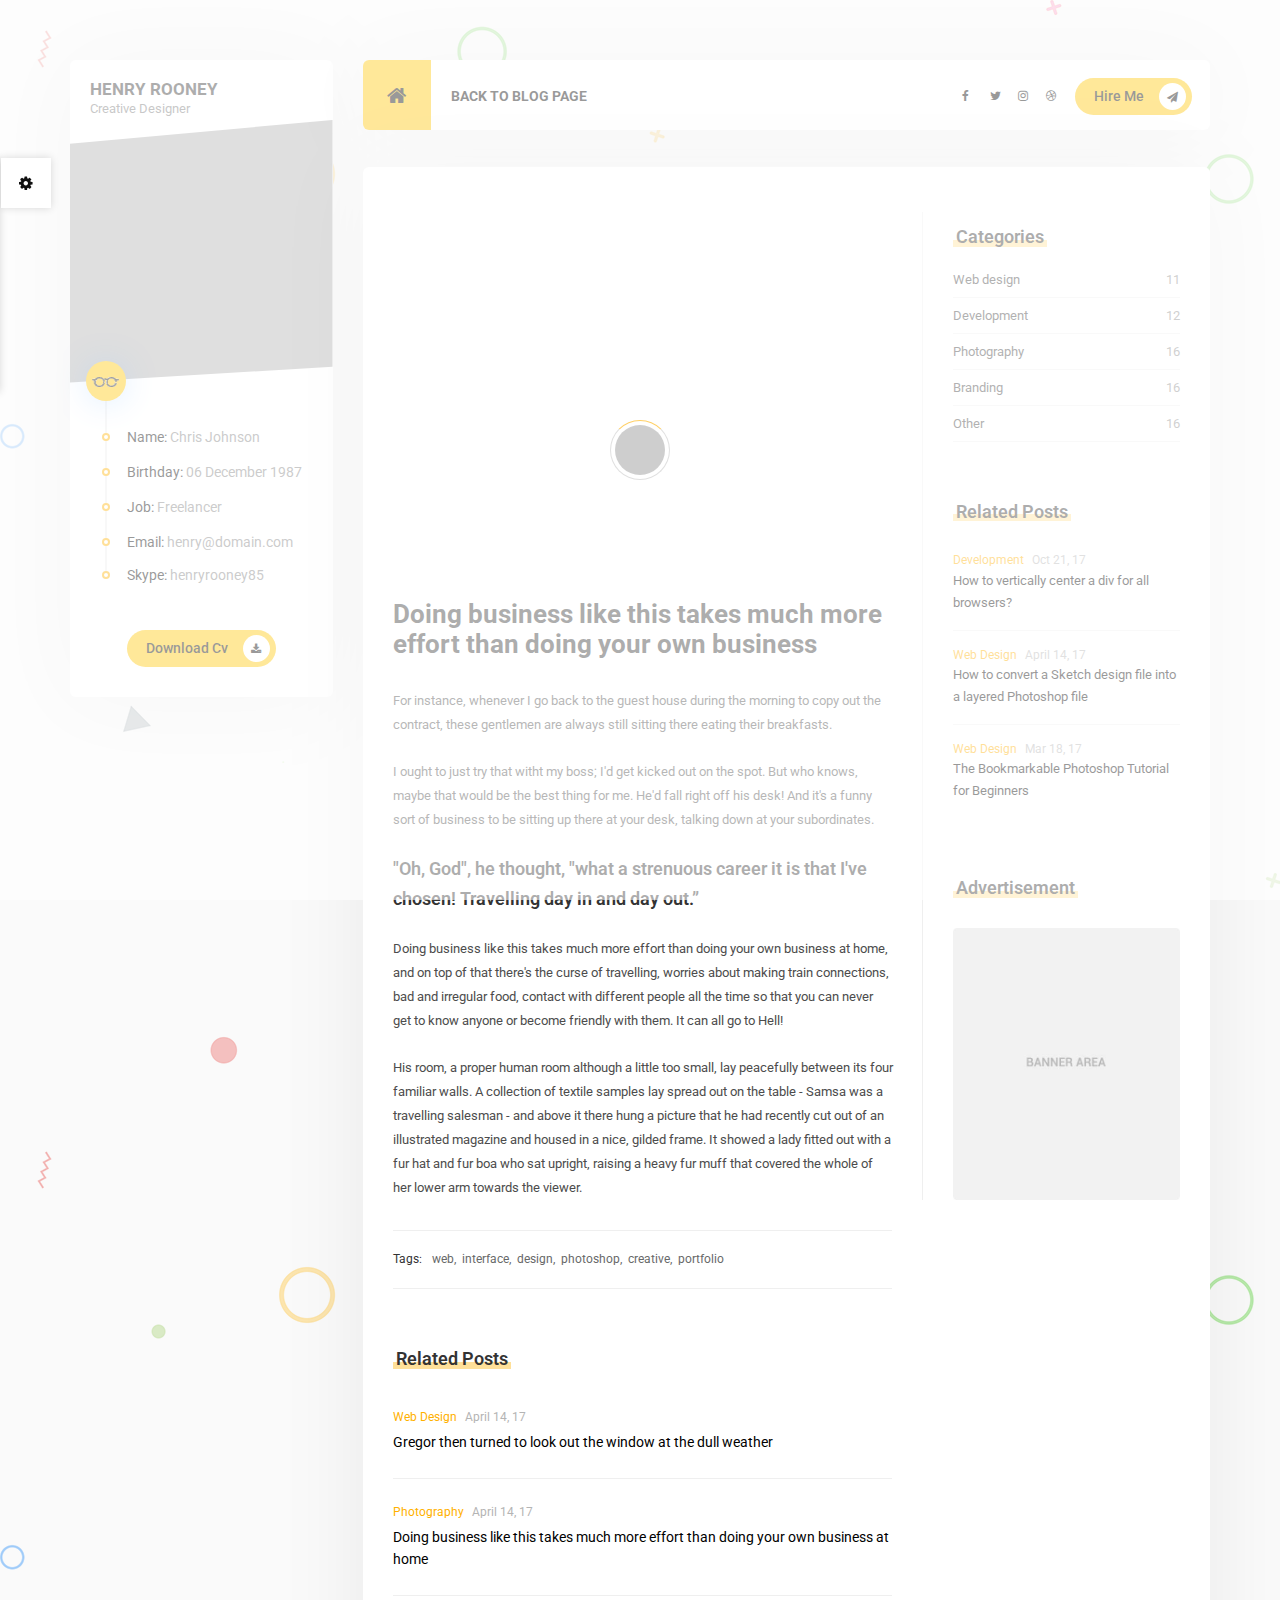
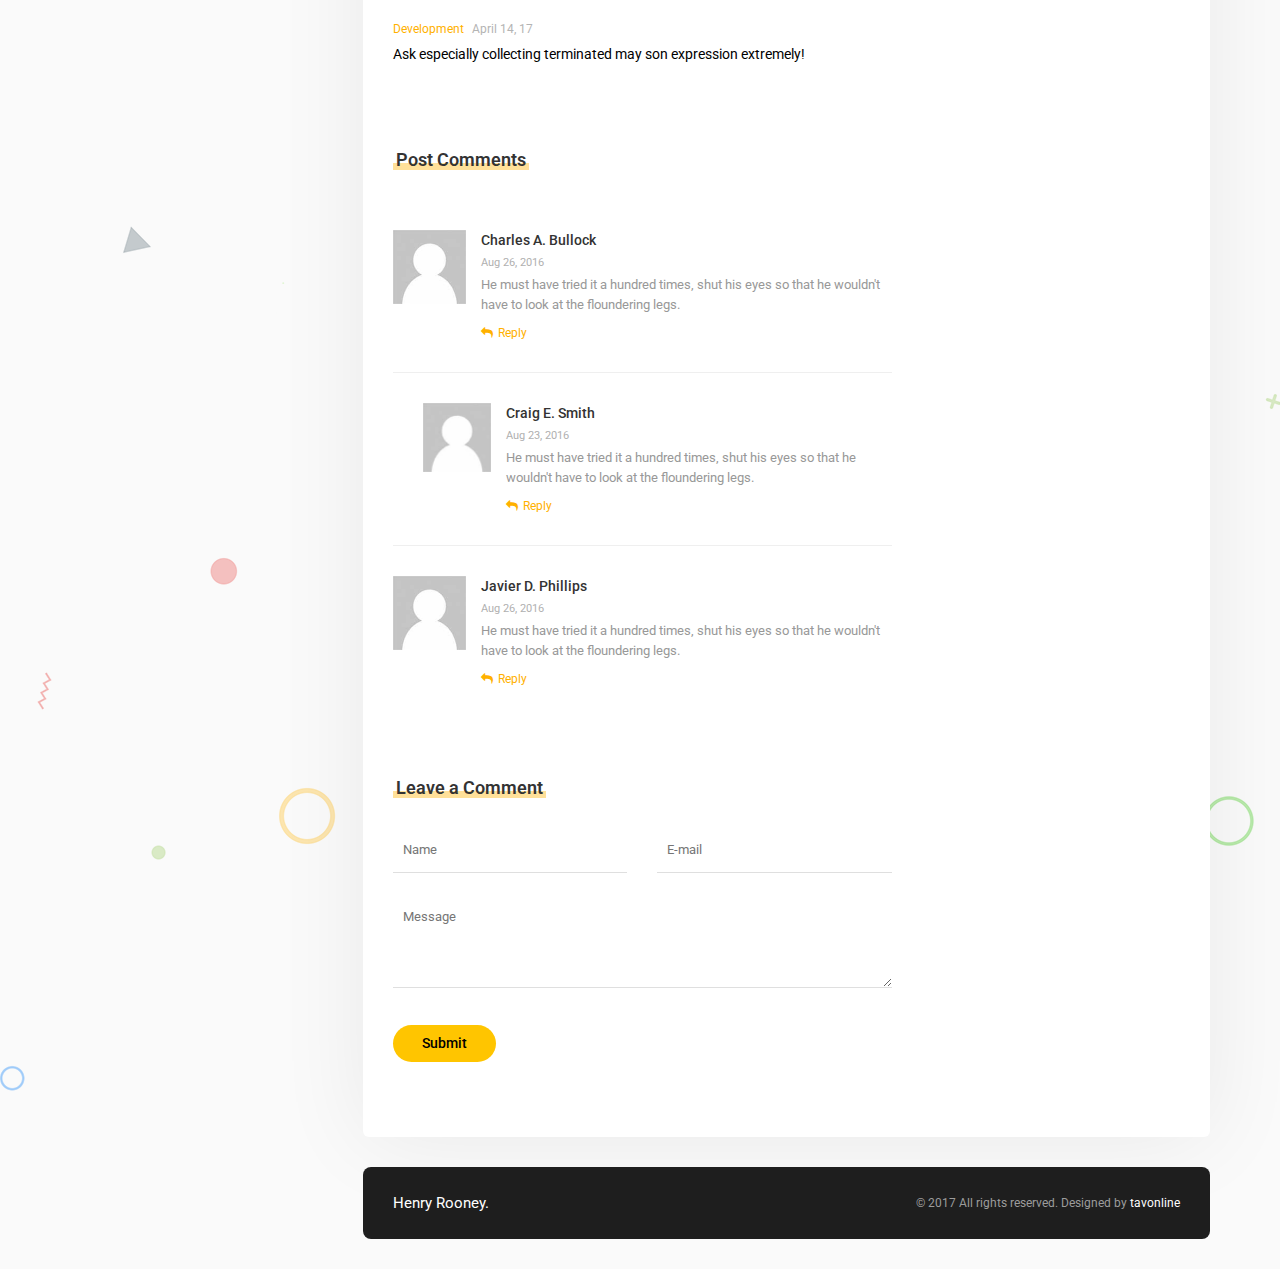
<file: blog-posts/blog-music-version.html>
<!doctype html>
<html lang="en">
<head>

<!-- Simple Page Needs
================================================== -->
<title>Mat</title>
<meta charset="UTF-8">
<meta name="description" content="Mat - Resume & vCard HTML Template">
<meta name="keywords" content="personal, vcard, portfolio">
<meta name="viewport" content="width=device-width, initial-scale=1.0">
    
<!-- Favicon
================================================== -->  
<link href="favicon.ico" rel="shortcut icon" type="image/x-icon" />

<!-- CSS
================================================== -->
<link rel="stylesheet" href="../css/bootstrap.css"/>
<link rel="stylesheet" href="../css/reset.css"/>
<link rel="stylesheet" href="../cubeportfolio/css/cubeportfolio.min.css"/>
<link rel="stylesheet" href="../css/style.css"/>
<link rel="stylesheet" href="../css/colors/yellow.css" id="color" />
    
<!-- Google Web fonts
================================================== --> 
<link href="https://fonts.googleapis.com/css?family=Roboto:400,500,700,900" rel="stylesheet">

<!-- Font Icons
================================================== --> 
<link rel="stylesheet" href="../icon-fonts/font-awesome-4.7.0/css/font-awesome.min.css"/>
<link rel="stylesheet" href="../icon-fonts/web-design/flaticon.css" />

<!--[if lt IE 9]>
	<script src="http://html5shim.googlecode.com/svn/trunk/html5.js"></script>
<![endif]-->

</head>
<body>
 <!-- Preloading -->
<div id="preloader">
    <div class="spinner">
    </div>
</div>  
    
<!-- Wrapper --> 
<div class="wrapper top_60 container">
<div class="row">
        
<!-- Profile Section
================================================== --> 
<div class="col-lg-3 col-md-4">
    <div class="profile">
        <div class="profile-name">
            <span class="name">Henry Rooney</span><br>
            <span class="job">Creative Designer</span>
        </div>
        <figure class="profile-image">
            <img src="../images/profile.jpg" alt="">
        </figure> 
        <ul class="profile-information">
            <li><img src="../images/glasses.png" alt=""></li>
            <li><p><span>Name:</span> Chris Johnson</p></li>
            <li><p><span>Birthday:</span> 06 December 1987</p></li>
            <li><p><span>Job:</span> Freelancer</p></li>
            <li><p><span>Email:</span> henry@domain.com</p></li>
            <li><p><span>Skype:</span> henryrooney85</p></li>
        </ul>
        <div class="col-md-12">
            <button class="site-btn icon">Download Cv <i class="fa fa-download" aria-hidden="true"></i></button>
        </div>
    </div>
</div>

<!-- Page Tab Container Div -->   
<div id="ajax-tab-container" class="col-lg-9 col-md-8 tab-container">

<!-- Header
================================================== --> 
<div class="row">
    <header class="col-md-12">
        <nav>
            <div class="row">
                <!-- navigation bar -->
                <div class="col-md-8 col-sm-8 col-xs-4">
                    <ul class="tabs">
                        <li class="tab">
                            <a class="home-btn" href="../index.html"><i class="fa fa-home" aria-hidden="true"></i></a>
                        </li>
                        <li class="tab"><a href="../index.html#blog">BACK TO BLOG PAGE</a></li>
                    </ul>
                </div>
                <div class="col-md-4 col-sm-4 col-xs-8 dynamic">
                    <button class="pull-right site-btn icon hidden-xs">Hire Me <i class="fa fa-paper-plane" aria-hidden="true"></i></button>
                    <div class="hamburger pull-right hidden-lg hidden-md"><i class="fa fa-bars" aria-hidden="true"></i></div>
                    <div class="hidden-md social-icons pull-right"> 
                        <a class="fb" href="#"><i class="fa fa-facebook" aria-hidden="true"></i></a> 
                        <a class="tw" href="#"><i class="fa fa-twitter" aria-hidden="true"></i></a> 
                        <a class="ins" href="#"><i class="fa fa-instagram" aria-hidden="true"></i></a> 
                        <a class="dr" href="#"><i class="fa fa-dribbble" aria-hidden="true"></i></a> 
                    </div>
                </div>
            </div>
        </nav>
    </header>
</div>   
<!-- Page Content
================================================== --> 
<div id="content" class="panel-container col-md-12">
  
    <!-- Blog Page
    ================================================== --> 
    <div id="blog-post">
        <div class="row">
            <!--Blog Post-->
            <div class="col-md-8 post">
                <div class="blog-iframe">
                    <iframe height="350" scrolling="no" src="https://w.soundcloud.com/player/?url=https%3A//api.soundcloud.com/tracks/275486953&amp;auto_play=false&amp;hide_related=false&amp;show_comments=true&amp;show_user=true&amp;show_reposts=false&amp;visual=true"></iframe>
                </div>
                <div class="post-content">
                    <h1 class="blog-title bottom_30 top_30">Doing business like this takes much more effort than doing your own business</h1>
                    <p>For instance, whenever I go back to the guest house during the morning to copy out the contract, these gentlemen are always still sitting there eating their breakfasts. </p>
                    <br>
                    <p>I ought to just try that witht my boss; I'd get kicked out on the spot. But who knows, maybe that would be the best thing for me. He'd fall right off his desk! And it's a funny sort of business to be sitting up there at your desk, talking down at your subordinates. </p>
                    <br>
                    <blockquote>"Oh, God", he thought, "what a strenuous career it is that I've chosen! Travelling day in and day out.” </blockquote>
                    <br>
                    <p>Doing business like this takes much more effort than doing your own business at home, and on top of that there's the curse of travelling, worries about making train connections, bad and irregular food, contact with different people all the time so that you can never get to know anyone or become friendly with them. It can all go to Hell!</p>
                    <br>
                    <p>His room, a proper human room although a little too small, lay peacefully between its four familiar walls. A collection of textile samples lay spread out on the table - Samsa was a travelling salesman - and above it there hung a picture that he had recently cut out of an illustrated magazine and housed in a nice, gilded frame. It showed a lady fitted out with a fur hat and fur boa who sat upright, raising a heavy fur muff that covered the whole of her lower arm towards the viewer.</p>
                </div>
                <div class="tags top_30">
                    <span>Tags:</span>
                    <a href="#">web,</a>
                    <a href="#">interface,</a>
                    <a href="#">design,</a>
                    <a href="#">photoshop,</a>
                    <a href="#">creative,</a>
                    <a href="#">portfolio</a>
                </div>
                <!-- Related Post -->
                <div class="post-list">
                    <div class="section-title bottom_15 top_60"><span></span><h2>Related Posts</h2></div>
                    <ul>
                        <!-- a post -->
                        <li>
                            <a href="#">
                                <div class="info">Web Design <span>April 14, 17</span></div>
                                <p class="little-text">Gregor then turned to look out the window at the dull weather</p>
                            </a>
                        </li>
                        <!-- a post -->
                        <li>
                            <a href="#">
                                <div class="info">Photography <span>April 14, 17</span></div>
                                <p class="little-text">Doing business like this takes much more effort than doing your own business at home</p>
                            </a>
                        </li>
                        <!-- a post -->
                        <li>
                            <a href="#">
                                <div class="info">Development <span>April 14, 17</span></div>
                                <p class="little-text">Ask especially collecting terminated may son expression extremely!</p>
                            </a>
                        </li>
                    </ul>
                </div>
                <!-- Post Comments -->
                <div class="post-comment">
                    <div class="section-title bottom_30 top_60"><span></span><h2>Post Comments</h2></div>
                    <ul>
                        <!-- a comment -->
                        <li>
                            <div class="row">
                                <div class="col-md-2 col-sm-2 col-xs-3 person-img">
                                    <img src="../images/person.jpg" alt="">
                                </div>
                                <div class="col-md-10 col-sm-10 col-xs-9 comment-content">
                                    <div class="name">Charles A. Bullock</div> 
                                    <span class="date">Aug 26, 2016</span>   
                                    <p>He must have tried it a hundred times, shut his eyes so that he wouldn't have to look at the floundering legs.</p>
                                    <a href="#"><i class="fa fa-reply" aria-hidden="true"></i>Reply</a>
                                </div>
                            </div>
                        </li>
                        <!-- a comment -->
                        <li>
                            <div class="row reply">
                                <div class="col-md-2 col-sm-2 col-xs-3 person-img">
                                    <img src="../images/person.jpg" alt="">
                                </div>
                                <div class="col-md-10 col-sm-10 col-xs-9 comment-content">
                                    <div class="name">Craig E. Smith</div> 
                                    <span class="date">Aug 23, 2016</span>   
                                    <p>He must have tried it a hundred times, shut his eyes so that he wouldn't have to look at the floundering legs.</p>
                                    <a href="#"><i class="fa fa-reply" aria-hidden="true"></i>Reply</a>
                                </div>
                            </div>
                        </li>
                        <!-- a comment -->
                        <li>
                            <div class="row">
                                <div class="col-md-2 col-sm-2 col-xs-3 person-img">
                                    <img src="../images/person.jpg" alt="">
                                </div>
                                <div class="col-md-10 col-sm-10 col-xs-9 comment-content">
                                    <div class="name">Javier D. Phillips</div> 
                                    <span class="date">Aug 26, 2016</span>   
                                    <p>He must have tried it a hundred times, shut his eyes so that he wouldn't have to look at the floundering legs.</p>
                                    <a href="#"><i class="fa fa-reply" aria-hidden="true"></i>Reply</a>
                                </div>
                            </div>
                        </li>
                    </ul>   
                </div>
                <div class="leave-comment">
                    <div class="section-title bottom_30 top_60"><span></span><h2>Leave a Comment</h2></div>
                    <form class="site-form">
                        <div class="row">
                            <div class="col-md-6">
                                <input class="site-input" type="input" name="" placeholder="Name">
                            </div>
                            <div class="col-md-6">
                                <input class="site-input" type="input" name="" placeholder="E-mail">
                            </div>
                            <div class="col-md-12">
                                <textarea class="site-area" placeholder="Message"></textarea>
                            </div>
                            <div class="col-md-12 top_15 bottom_30">
                                <button class="site-btn" type="submit">Submit</button>
                            </div>
                        </div>
                    </form>   
                </div>
            </div> <!-- post end -->
            <!--Sidebar-->
            <div class="col-md-4 blog-sidebar">
                <!-- Category List -->
                <div class="category">
                    <div class="section-title bottom_15 top_15"><span></span><h3>Categories</h3></div>
                    <ul class="category-list">
                        <li><a href="#">Web design</a><span>11</span></li>
                        <li><a href="#">Development</a><span>12</span></li>
                        <li><a href="#">Photography</a><span>16</span></li>
                        <li><a href="#">Branding</a><span>16</span></li>
                        <li><a href="#">Other</a><span>16</span></li>
                    </ul>
                </div>
                <!-- Popular Post -->
                <div class="post-list">
                    <div class="section-title bottom_15 top_60"><span></span><h3>Related Posts</h3></div>
                    <ul>
                        <!-- a post -->
                        <li>
                            <a href="#">
                                <div class="info">Development <span>Oct 21, 17</span></div>
                                <p class="little-text">How to vertically center a div for all browsers?</p>
                            </a>
                        </li>
                        <!-- a post -->
                        <li>
                            <a href="#">
                                <div class="info">Web Design <span>April 14, 17</span></div>
                                <p class="little-text">How to convert a Sketch design file into a layered Photoshop file</p>
                            </a>
                        </li>
                        <!-- a post -->
                        <li>
                            <a href="#">
                                <div class="info">Web Design <span>Mar 18, 17</span></div>
                                <p class="little-text">The Bookmarkable Photoshop Tutorial for Beginners</p>
                            </a>
                        </li>
                    </ul>
                </div>
                <!-- Advertisement -->
                <div class="advertisement">
                    <div class="section-title bottom_30 top_60"><span></span><h3>Advertisement</h3></div>

                    <img src="../images/image.jpg" alt="">    
                </div>
            </div> 
        </div>
    </div>
    
</div><!-- Content - End -->
 
<!-- Footer
================================================== --> 
<footer>
    <div class="footer col-md-12 top_30 bottom_30">
        <div class="name col-md-4 hidden-md hidden-sm hidden-xs">Henry Rooney.</div>
        <div class="copyright col-md-8">© 2017 All rights reserved. Designed by <a href="https://themeforest.net/user/tavonline">tavonline</a> </div>  
    </div>
</footer>
    
</div> <!-- Tab Container - End -->
</div> <!-- Row - End --> 
</div> <!-- Wrapper - End -->   

<!-- Javascripts
================================================== -->  
<script src="../js/jquery-2.1.4.min.js"></script> 
<script src="../cubeportfolio/js/jquery.cubeportfolio.min.js"></script>
<script src="../js/bootstrap.min.js"></script> 
<script src="../js/jquery.easytabs.min.js"></script>
<script src="../js/main.js"></script>
<!-- for color alternatives -->
<script src="../js/jquery.cookie-1.4.1.min.js"></script>
<script src="../js/subpage-demo.js"></script>
<link rel="stylesheet" href="../css/Demo.min.css" />

</body>
</html>
</file>
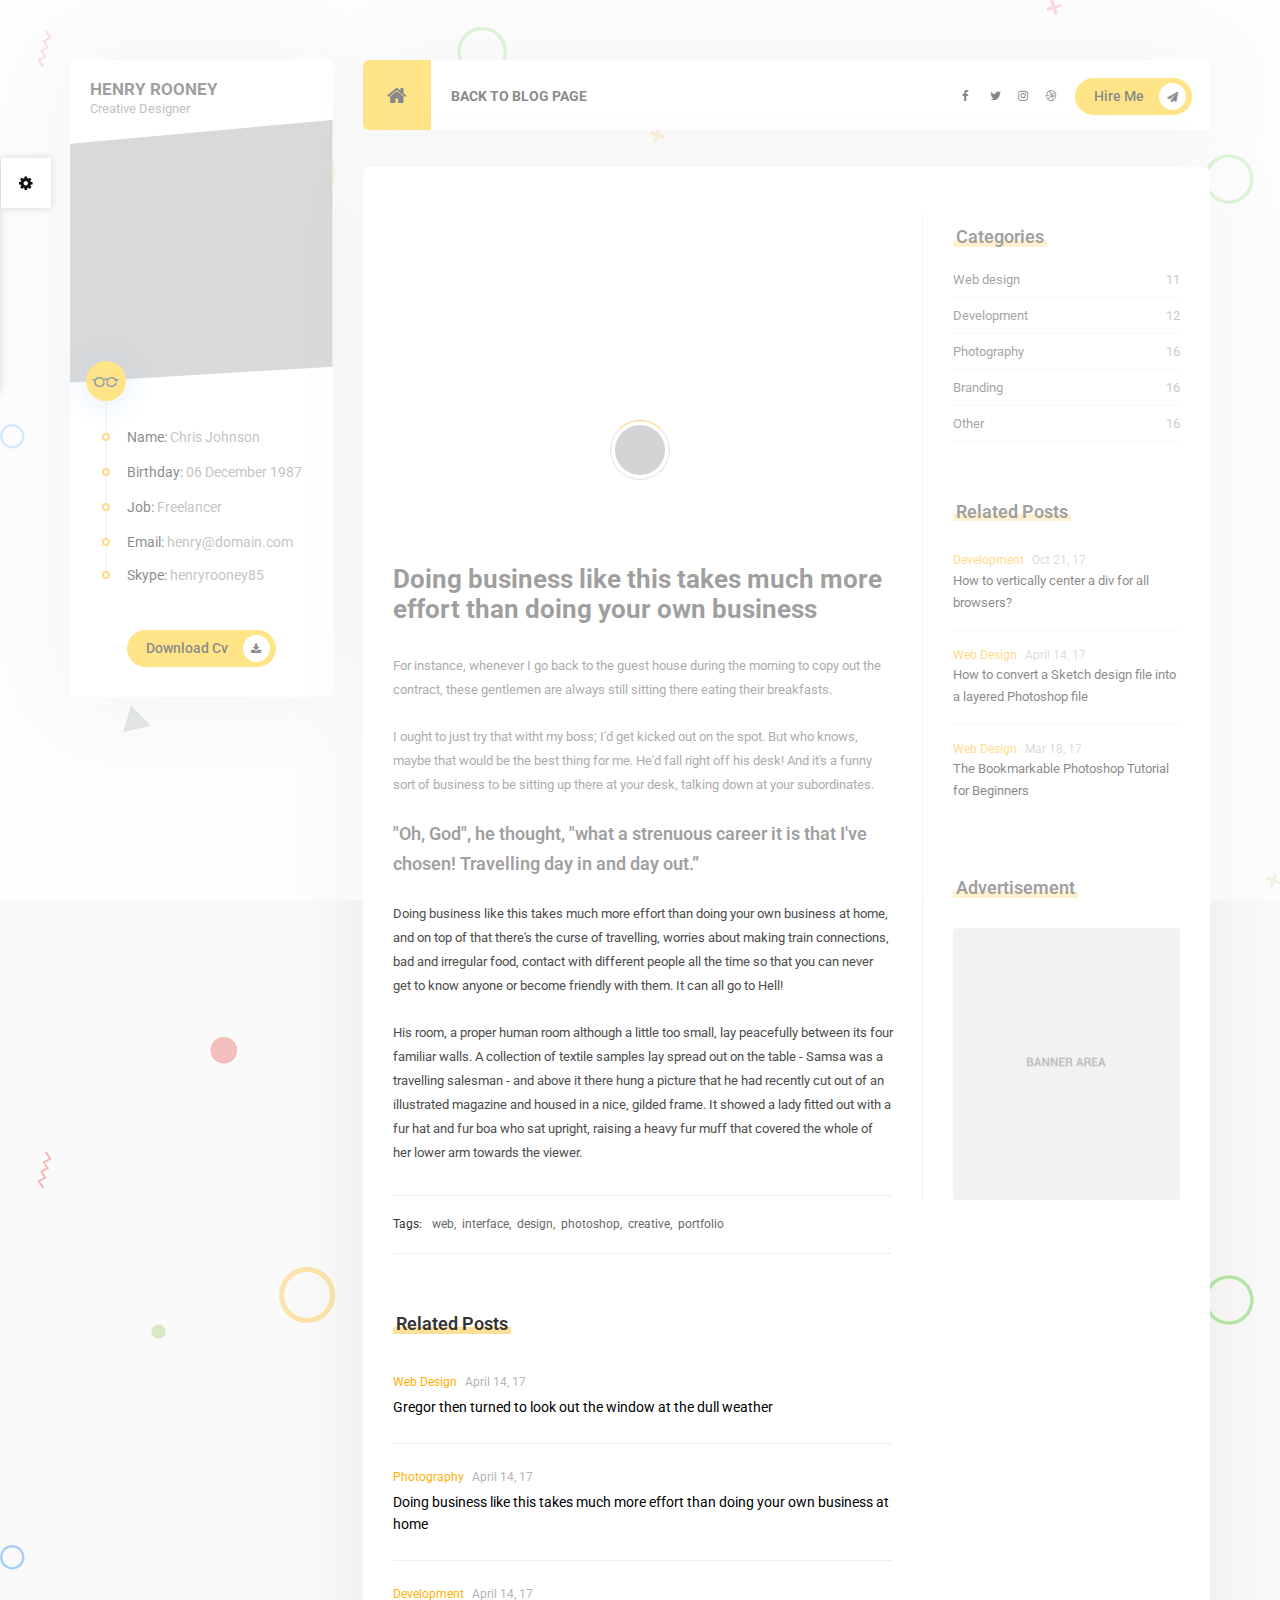
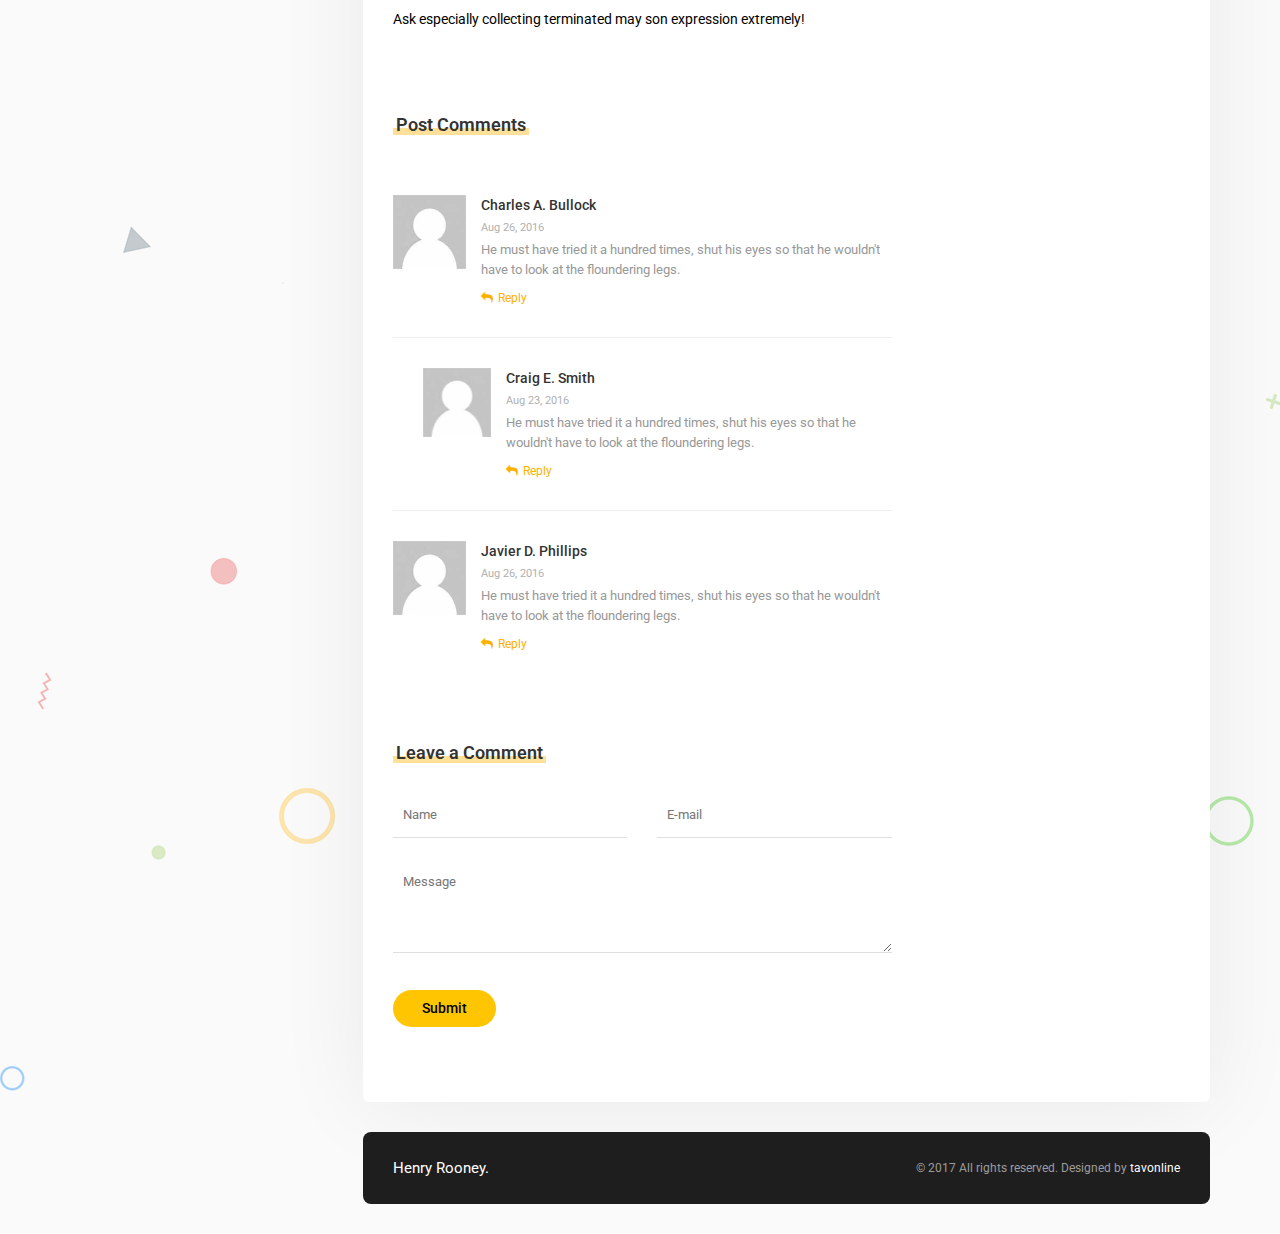
<file: blog-posts/blog-video-version.html>
<!doctype html>
<html lang="en">
<head>

<!-- Simple Page Needs
================================================== -->
<title>Mat</title>
<meta charset="UTF-8">
<meta name="description" content="Mat - Resume & vCard HTML Template">
<meta name="keywords" content="personal, vcard, portfolio">
<meta name="viewport" content="width=device-width, initial-scale=1.0">
    
<!-- Favicon
================================================== -->  
<link href="favicon.ico" rel="shortcut icon" type="image/x-icon" />

<!-- CSS
================================================== -->
<link rel="stylesheet" href="../css/bootstrap.css"/>
<link rel="stylesheet" href="../css/reset.css"/>
<link rel="stylesheet" href="../cubeportfolio/css/cubeportfolio.min.css"/>
<link rel="stylesheet" href="../css/style.css"/>
<link rel="stylesheet" href="../css/colors/yellow.css" id="color" />
    
<!-- Google Web fonts
================================================== --> 
<link href="https://fonts.googleapis.com/css?family=Roboto:400,500,700,900" rel="stylesheet">

<!-- Font Icons
================================================== --> 
<link rel="stylesheet" href="../icon-fonts/font-awesome-4.7.0/css/font-awesome.min.css"/>
<link rel="stylesheet" href="../icon-fonts/web-design/flaticon.css" />

<!--[if lt IE 9]>
	<script src="http://html5shim.googlecode.com/svn/trunk/html5.js"></script>
<![endif]-->

</head>
<body>
 <!-- Preloading -->
<div id="preloader">
    <div class="spinner">
    </div>
</div>  
    
<!-- Wrapper --> 
<div class="wrapper top_60 container">
<div class="row">
        
<!-- Profile Section
================================================== --> 
<div class="col-lg-3 col-md-4">
    <div class="profile">
        <div class="profile-name">
            <span class="name">Henry Rooney</span><br>
            <span class="job">Creative Designer</span>
        </div>
        <figure class="profile-image">
            <img src="../images/profile.jpg" alt="">
        </figure> 
        <ul class="profile-information">
            <li><img src="../images/glasses.png" alt=""></li>
            <li><p><span>Name:</span> Chris Johnson</p></li>
            <li><p><span>Birthday:</span> 06 December 1987</p></li>
            <li><p><span>Job:</span> Freelancer</p></li>
            <li><p><span>Email:</span> henry@domain.com</p></li>
            <li><p><span>Skype:</span> henryrooney85</p></li>
        </ul>
        <div class="col-md-12">
            <button class="site-btn icon">Download Cv <i class="fa fa-download" aria-hidden="true"></i></button>
        </div>
    </div>
</div>

<!-- Page Tab Container Div -->   
<div id="ajax-tab-container" class="col-lg-9 col-md-8 tab-container">

<!-- Header
================================================== --> 
<div class="row">
    <header class="col-md-12">
        <nav>
            <div class="row">
                <!-- navigation bar -->
                <div class="col-md-8 col-sm-8 col-xs-4">
                    <ul class="tabs">
                        <li class="tab">
                            <a class="home-btn" href="../index.html"><i class="fa fa-home" aria-hidden="true"></i></a>
                        </li>
                        <li class="tab"><a href="../index.html#blog">BACK TO BLOG PAGE</a></li>
                    </ul>
                </div>
                <div class="col-md-4 col-sm-4 col-xs-8 dynamic">
                    <button class="pull-right site-btn icon hidden-xs">Hire Me <i class="fa fa-paper-plane" aria-hidden="true"></i></button>
                    <div class="hamburger pull-right hidden-lg hidden-md"><i class="fa fa-bars" aria-hidden="true"></i></div>
                    <div class="hidden-md social-icons pull-right"> 
                        <a class="fb" href="#"><i class="fa fa-facebook" aria-hidden="true"></i></a> 
                        <a class="tw" href="#"><i class="fa fa-twitter" aria-hidden="true"></i></a> 
                        <a class="ins" href="#"><i class="fa fa-instagram" aria-hidden="true"></i></a> 
                        <a class="dr" href="#"><i class="fa fa-dribbble" aria-hidden="true"></i></a> 
                    </div>
                </div>
            </div>
        </nav>
    </header>
</div>   
<!-- Page Content
================================================== --> 
<div id="content" class="panel-container col-md-12">
  
    <!-- Blog Page
    ================================================== --> 
    <div id="blog-post">
        <div class="row">
            <!--Blog Post-->
            <div class="col-md-8 post">
                <div class="blog-iframe">
                    <iframe height="315" src="https://www.youtube.com/embed/caTkcpPmq_s?rel=0&amp;controls=0&amp;showinfo=0" frameborder="0" gesture="media" allow="encrypted-media" allowfullscreen></iframe>
                </div>
                <div class="post-content">
                    <h1 class="blog-title bottom_30 top_30">Doing business like this takes much more effort than doing your own business</h1>
                    <p>For instance, whenever I go back to the guest house during the morning to copy out the contract, these gentlemen are always still sitting there eating their breakfasts. </p>
                    <br>
                    <p>I ought to just try that witht my boss; I'd get kicked out on the spot. But who knows, maybe that would be the best thing for me. He'd fall right off his desk! And it's a funny sort of business to be sitting up there at your desk, talking down at your subordinates. </p>
                    <br>
                    <blockquote>"Oh, God", he thought, "what a strenuous career it is that I've chosen! Travelling day in and day out.” </blockquote>
                    <br>
                    <p>Doing business like this takes much more effort than doing your own business at home, and on top of that there's the curse of travelling, worries about making train connections, bad and irregular food, contact with different people all the time so that you can never get to know anyone or become friendly with them. It can all go to Hell!</p>
                    <br>
                    <p>His room, a proper human room although a little too small, lay peacefully between its four familiar walls. A collection of textile samples lay spread out on the table - Samsa was a travelling salesman - and above it there hung a picture that he had recently cut out of an illustrated magazine and housed in a nice, gilded frame. It showed a lady fitted out with a fur hat and fur boa who sat upright, raising a heavy fur muff that covered the whole of her lower arm towards the viewer.</p>
                </div>
                <div class="tags top_30">
                    <span>Tags:</span>
                    <a href="#">web,</a>
                    <a href="#">interface,</a>
                    <a href="#">design,</a>
                    <a href="#">photoshop,</a>
                    <a href="#">creative,</a>
                    <a href="#">portfolio</a>
                </div>
                <!-- Related Post -->
                <div class="post-list">
                    <div class="section-title bottom_15 top_60"><span></span><h2>Related Posts</h2></div>
                    <ul>
                        <!-- a post -->
                        <li>
                            <a href="#">
                                <div class="info">Web Design <span>April 14, 17</span></div>
                                <p class="little-text">Gregor then turned to look out the window at the dull weather</p>
                            </a>
                        </li>
                        <!-- a post -->
                        <li>
                            <a href="#">
                                <div class="info">Photography <span>April 14, 17</span></div>
                                <p class="little-text">Doing business like this takes much more effort than doing your own business at home</p>
                            </a>
                        </li>
                        <!-- a post -->
                        <li>
                            <a href="#">
                                <div class="info">Development <span>April 14, 17</span></div>
                                <p class="little-text">Ask especially collecting terminated may son expression extremely!</p>
                            </a>
                        </li>
                    </ul>
                </div>
                <!-- Post Comments -->
                <div class="post-comment">
                    <div class="section-title bottom_30 top_60"><span></span><h2>Post Comments</h2></div>
                    <ul>
                        <!-- a comment -->
                        <li>
                            <div class="row">
                                <div class="col-md-2 col-sm-2 col-xs-3 person-img">
                                    <img src="../images/person.jpg" alt="">
                                </div>
                                <div class="col-md-10 col-sm-10 col-xs-9 comment-content">
                                    <div class="name">Charles A. Bullock</div> 
                                    <span class="date">Aug 26, 2016</span>   
                                    <p>He must have tried it a hundred times, shut his eyes so that he wouldn't have to look at the floundering legs.</p>
                                    <a href="#"><i class="fa fa-reply" aria-hidden="true"></i>Reply</a>
                                </div>
                            </div>
                        </li>
                        <!-- a comment -->
                        <li>
                            <div class="row reply">
                                <div class="col-md-2 col-sm-2 col-xs-3 person-img">
                                    <img src="../images/person.jpg" alt="">
                                </div>
                                <div class="col-md-10 col-sm-10 col-xs-9 comment-content">
                                    <div class="name">Craig E. Smith</div> 
                                    <span class="date">Aug 23, 2016</span>   
                                    <p>He must have tried it a hundred times, shut his eyes so that he wouldn't have to look at the floundering legs.</p>
                                    <a href="#"><i class="fa fa-reply" aria-hidden="true"></i>Reply</a>
                                </div>
                            </div>
                        </li>
                        <!-- a comment -->
                        <li>
                            <div class="row">
                                <div class="col-md-2 col-sm-2 col-xs-3 person-img">
                                    <img src="../images/person.jpg" alt="">
                                </div>
                                <div class="col-md-10 col-sm-10 col-xs-9 comment-content">
                                    <div class="name">Javier D. Phillips</div> 
                                    <span class="date">Aug 26, 2016</span>   
                                    <p>He must have tried it a hundred times, shut his eyes so that he wouldn't have to look at the floundering legs.</p>
                                    <a href="#"><i class="fa fa-reply" aria-hidden="true"></i>Reply</a>
                                </div>
                            </div>
                        </li>
                    </ul>   
                </div>
                <div class="leave-comment">
                    <div class="section-title bottom_30 top_60"><span></span><h2>Leave a Comment</h2></div>
                    <form class="site-form">
                        <div class="row">
                            <div class="col-md-6">
                                <input class="site-input" type="input" name="" placeholder="Name">
                            </div>
                            <div class="col-md-6">
                                <input class="site-input" type="input" name="" placeholder="E-mail">
                            </div>
                            <div class="col-md-12">
                                <textarea class="site-area" placeholder="Message"></textarea>
                            </div>
                            <div class="col-md-12 top_15 bottom_30">
                                <button class="site-btn" type="submit">Submit</button>
                            </div>
                        </div>
                    </form>   
                </div>
            </div> <!-- post end -->
            <!--Sidebar-->
            <div class="col-md-4 blog-sidebar">
                <!-- Category List -->
                <div class="category">
                    <div class="section-title bottom_15 top_15"><span></span><h3>Categories</h3></div>
                    <ul class="category-list">
                        <li><a href="#">Web design</a><span>11</span></li>
                        <li><a href="#">Development</a><span>12</span></li>
                        <li><a href="#">Photography</a><span>16</span></li>
                        <li><a href="#">Branding</a><span>16</span></li>
                        <li><a href="#">Other</a><span>16</span></li>
                    </ul>
                </div>
                <!-- Popular Post -->
                <div class="post-list">
                    <div class="section-title bottom_15 top_60"><span></span><h3>Related Posts</h3></div>
                    <ul>
                        <!-- a post -->
                        <li>
                            <a href="#">
                                <div class="info">Development <span>Oct 21, 17</span></div>
                                <p class="little-text">How to vertically center a div for all browsers?</p>
                            </a>
                        </li>
                        <!-- a post -->
                        <li>
                            <a href="#">
                                <div class="info">Web Design <span>April 14, 17</span></div>
                                <p class="little-text">How to convert a Sketch design file into a layered Photoshop file</p>
                            </a>
                        </li>
                        <!-- a post -->
                        <li>
                            <a href="#">
                                <div class="info">Web Design <span>Mar 18, 17</span></div>
                                <p class="little-text">The Bookmarkable Photoshop Tutorial for Beginners</p>
                            </a>
                        </li>
                    </ul>
                </div>
                <!-- Advertisement -->
                <div class="advertisement">
                    <div class="section-title bottom_30 top_60"><span></span><h3>Advertisement</h3></div>

                    <img src="../images/image.jpg" alt="">    
                </div>
            </div> 
        </div>
    </div>
    
</div><!-- Content - End -->
 
<!-- Footer
================================================== --> 
<footer>
    <div class="footer col-md-12 top_30 bottom_30">
        <div class="name col-md-4 hidden-md hidden-sm hidden-xs">Henry Rooney.</div>
        <div class="copyright col-md-8">© 2017 All rights reserved. Designed by <a href="https://themeforest.net/user/tavonline">tavonline</a> </div>  
    </div>
</footer>
    
</div> <!-- Tab Container - End -->
</div> <!-- Row - End --> 
</div> <!-- Wrapper - End -->   

<!-- Javascripts
================================================== -->  
<script src="../js/jquery-2.1.4.min.js"></script> 
<script src="../cubeportfolio/js/jquery.cubeportfolio.min.js"></script>
<script src="../js/bootstrap.min.js"></script> 
<script src="../js/jquery.easytabs.min.js"></script>
<script src="../js/main.js"></script>
<!-- for color alternatives -->
<script src="../js/jquery.cookie-1.4.1.min.js"></script>
<script src="../js/subpage-demo.js"></script>
<link rel="stylesheet" href="../css/Demo.min.css" />

</body>
</html>
</file>
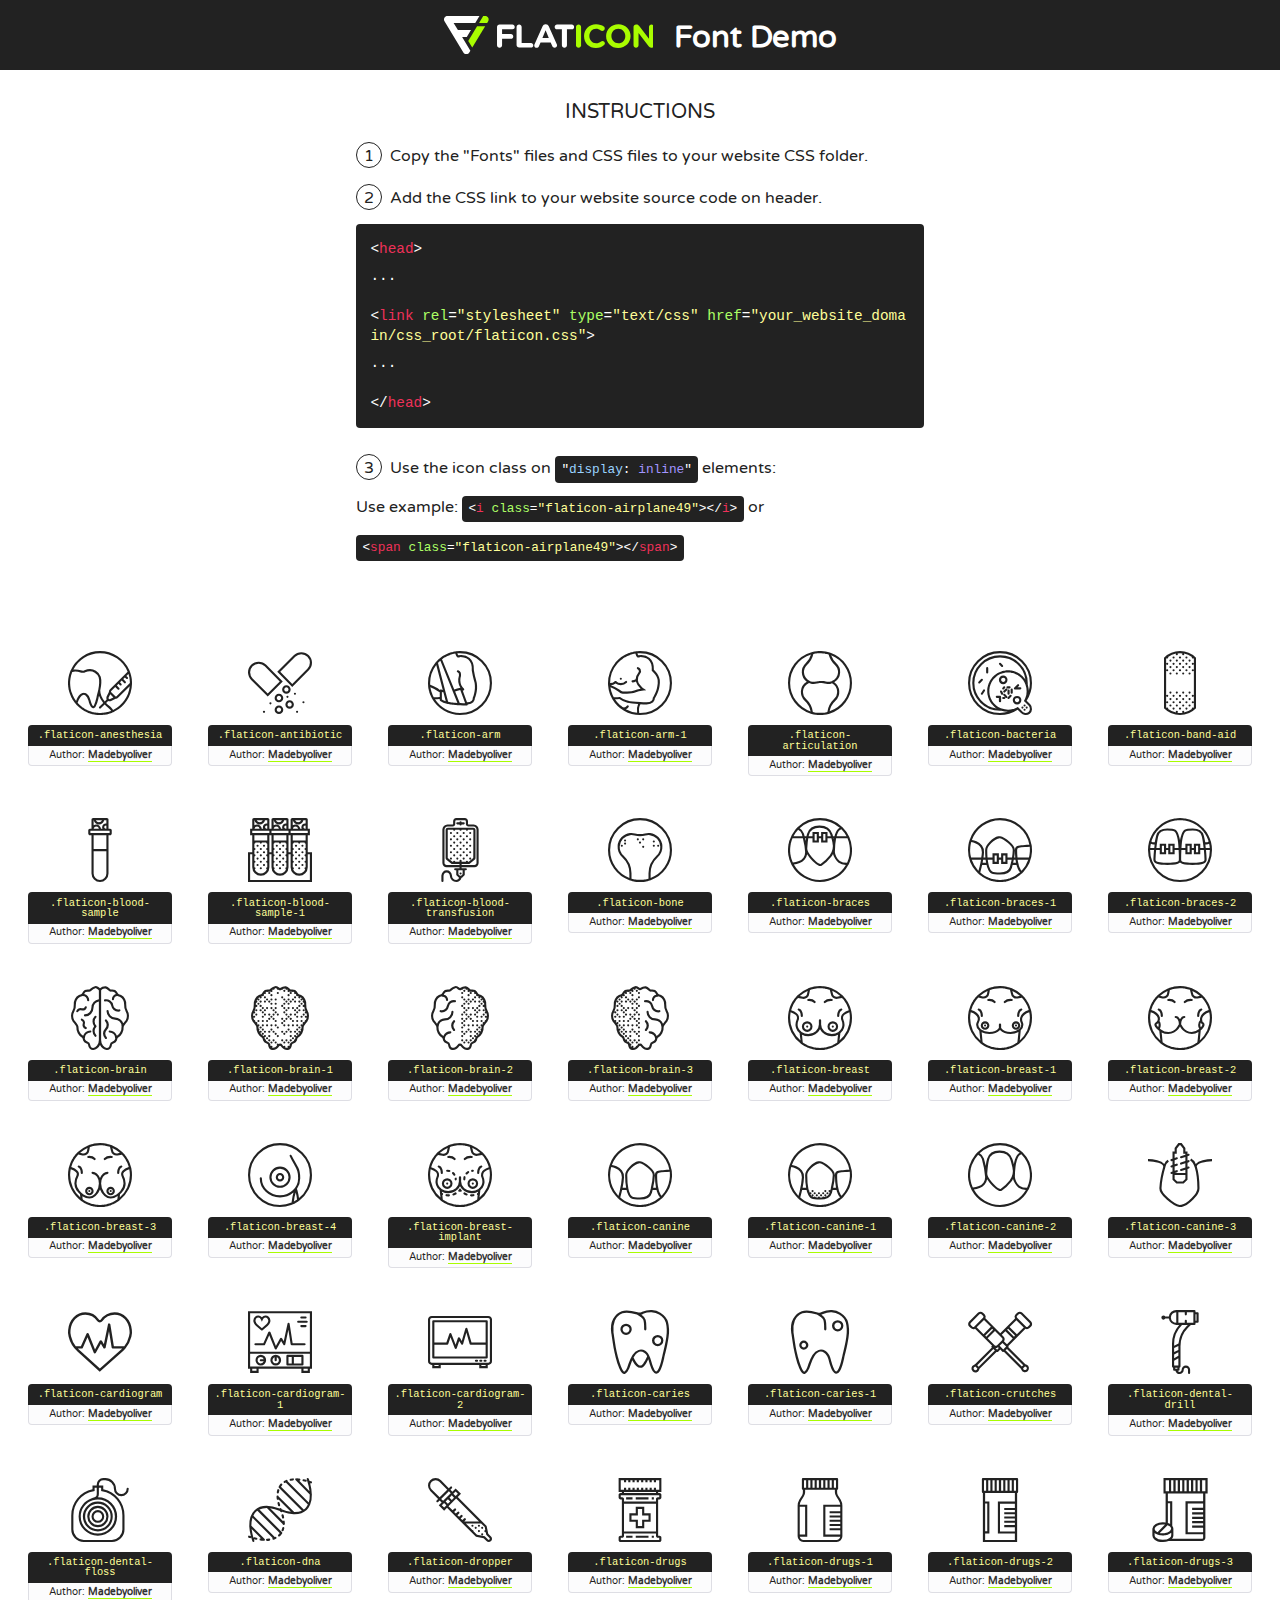
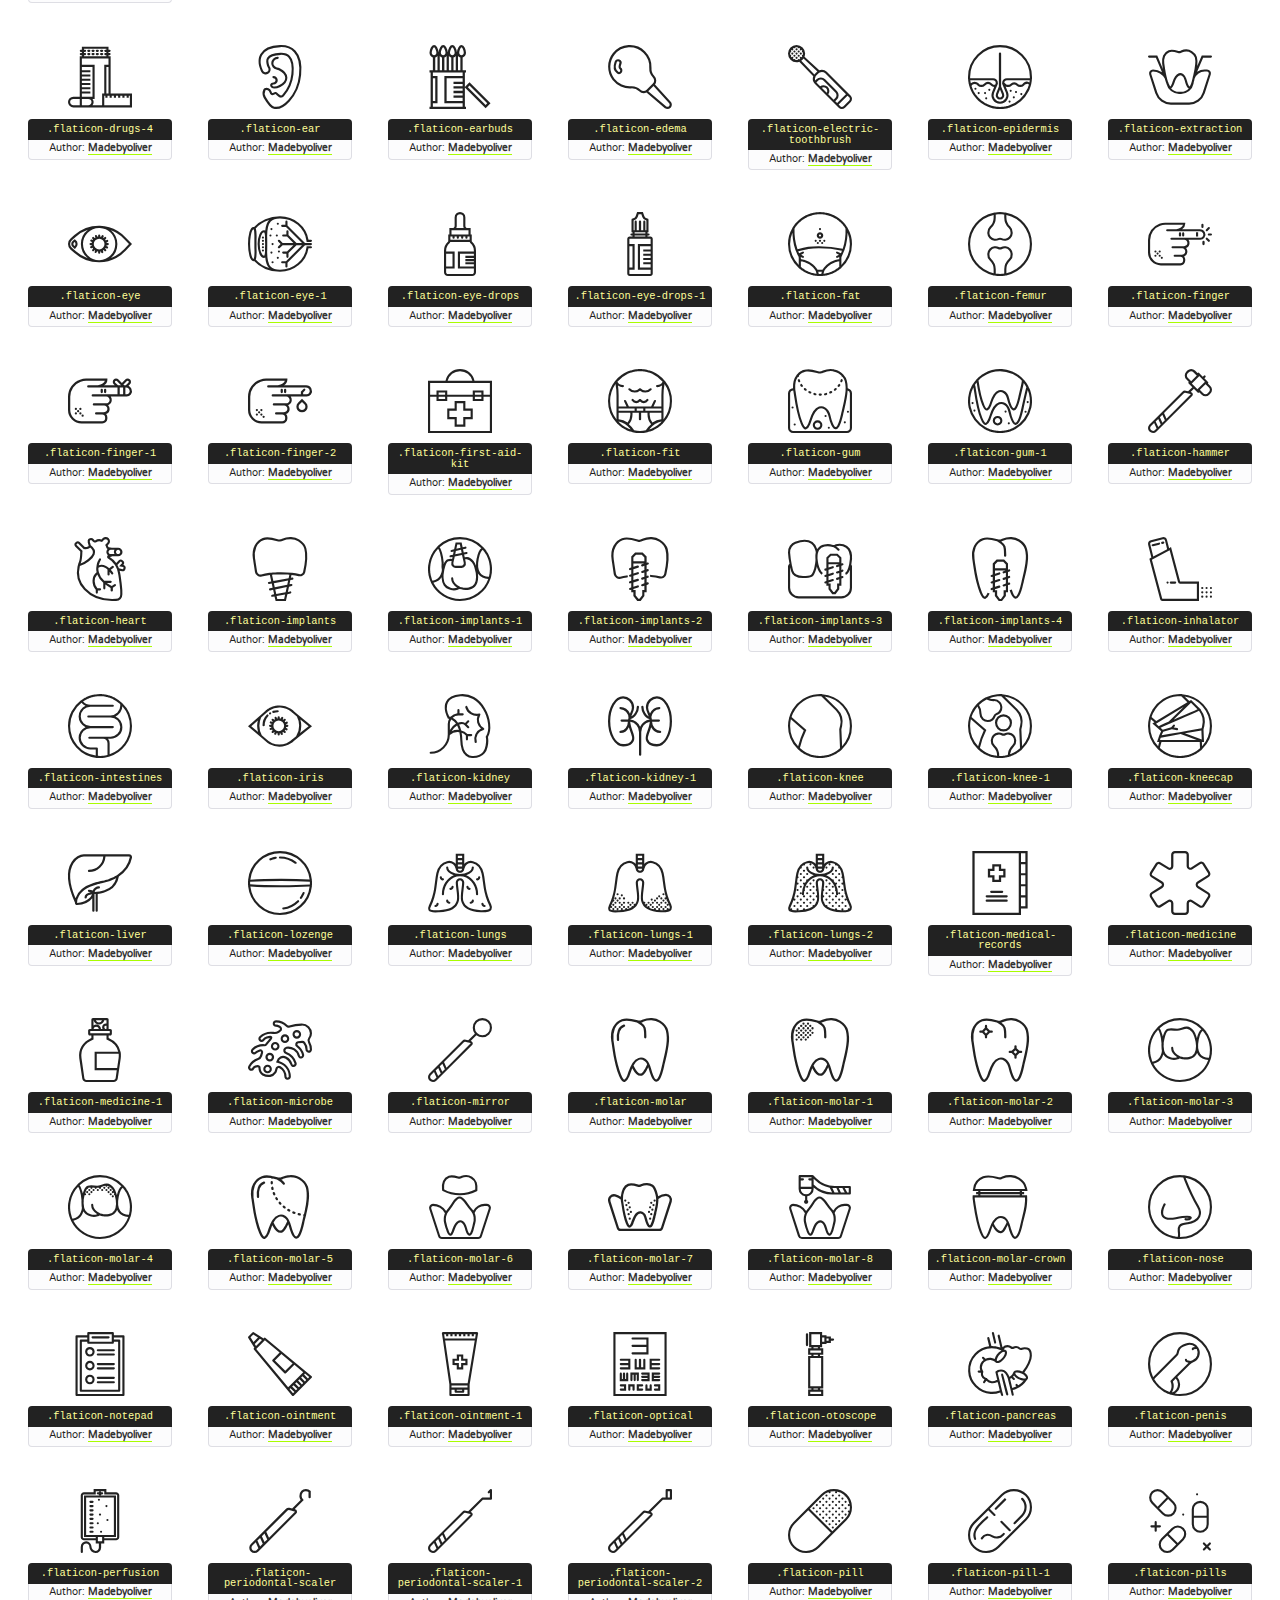
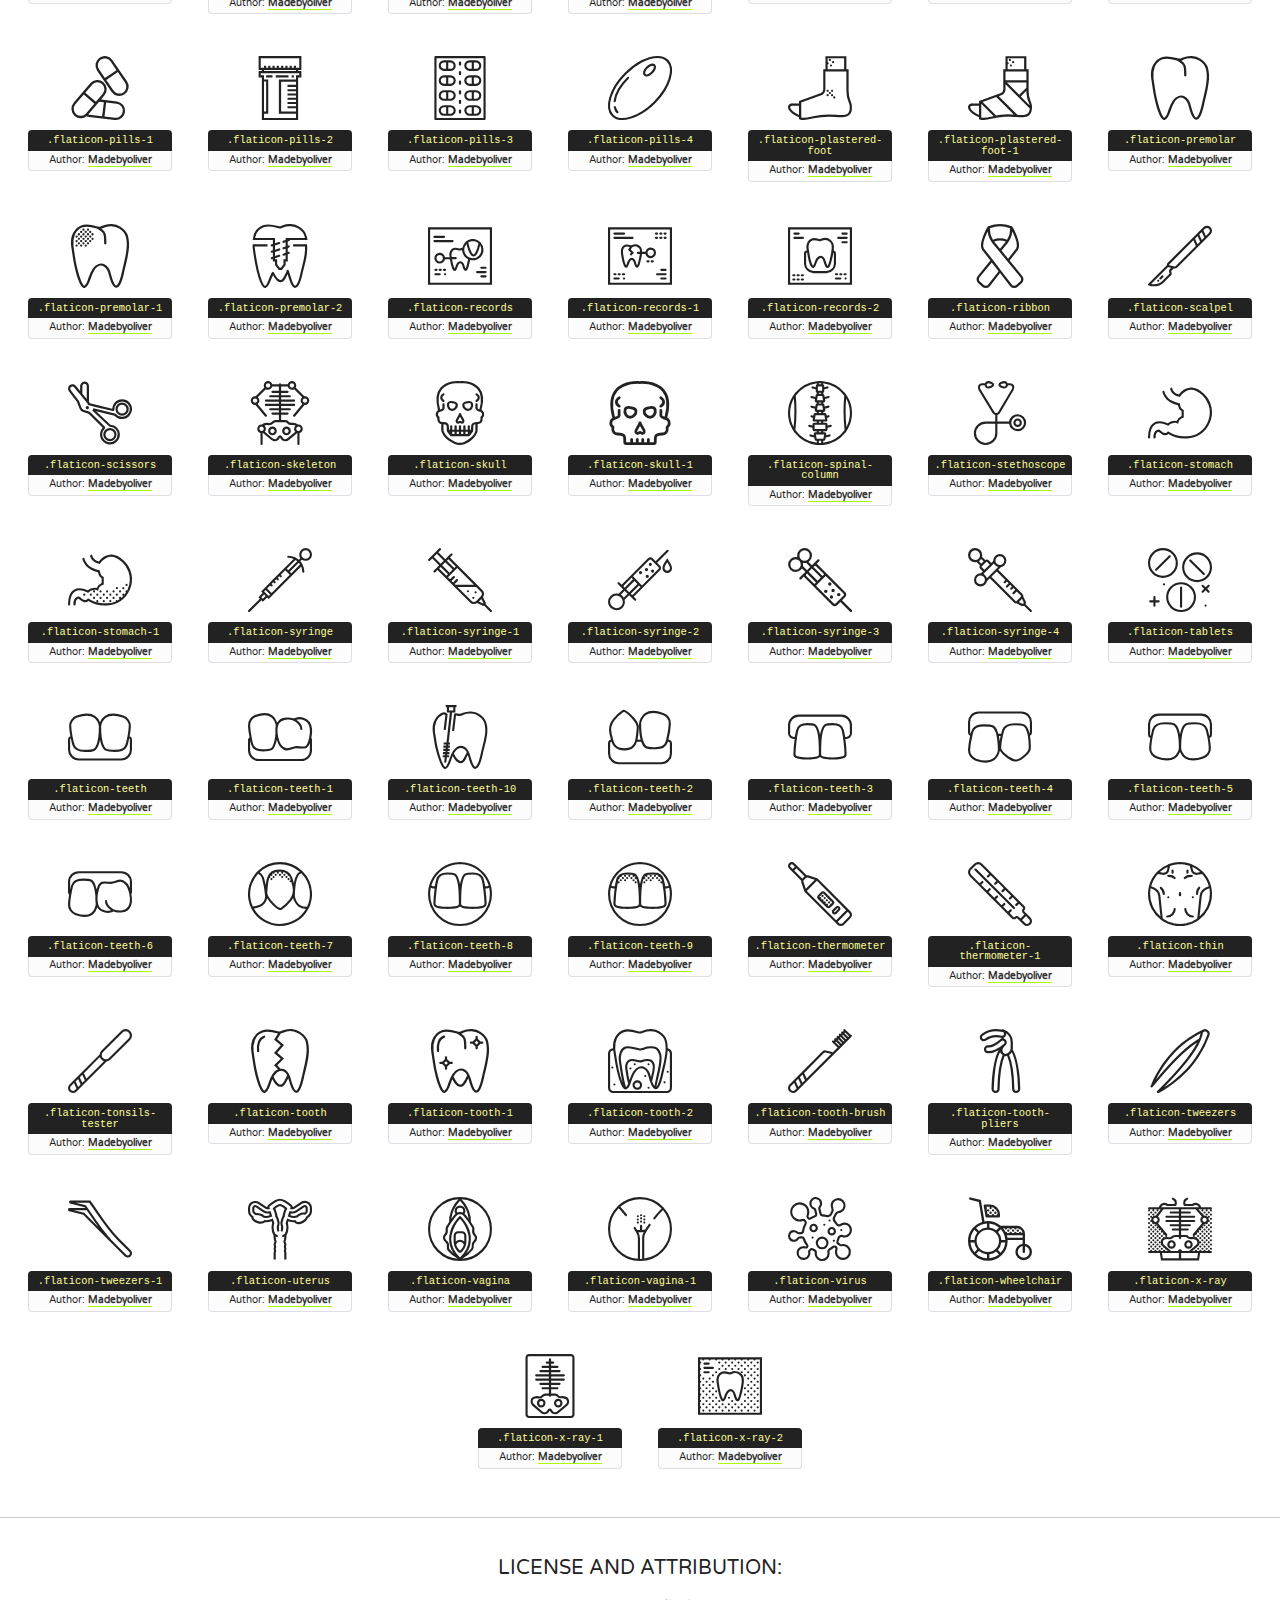
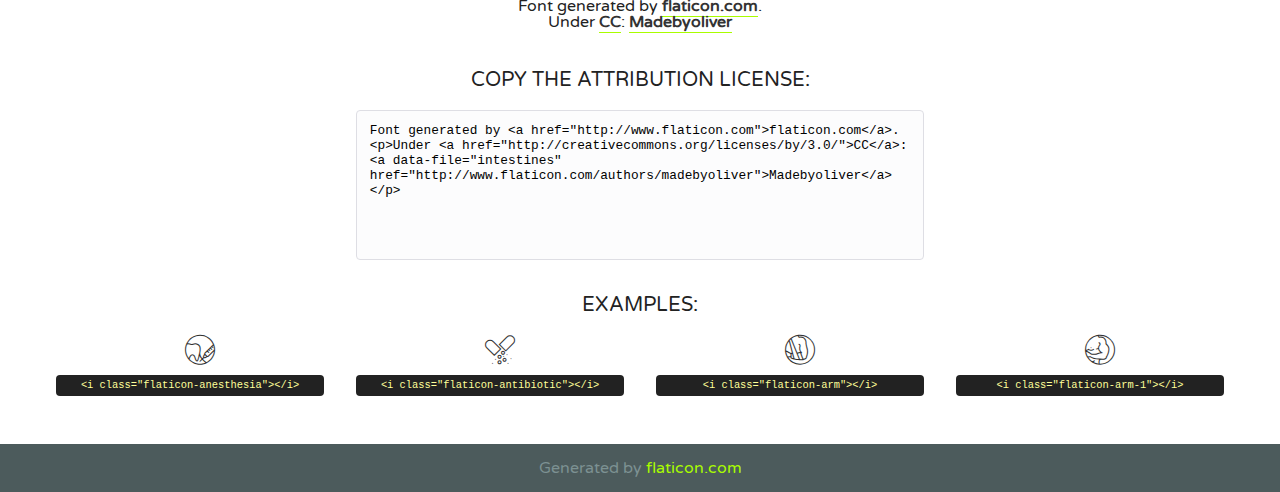
<file: icon-fonts/medical/flaticon.html>
<!DOCTYPE html>
<!--
  Flaticon icon font: Flaticon
  Creation date: 22/06/2016 15:38
-->
<html>
<!DOCTYPE html>
<html>

<head>
    <title>Flaticon WebFont</title>
    <link href="http://fonts.googleapis.com/css?family=Varela+Round" rel="stylesheet" type="text/css" />
    <link rel="stylesheet" type="text/css" href="flaticon.css">
    <meta charset="UTF-8">
    <style>
    html, body, div, span, applet, object, iframe,
    h1, h2, h3, h4, h5, h6, p, blockquote, pre,
    a, abbr, acronym, address, big, cite, code,
    del, dfn, em, img, ins, kbd, q, s, samp,
    small, strike, strong, sub, sup, tt, var,
    b, u, i, center,
    dl, dt, dd, ol, ul, li,
    fieldset, form, label, legend,
    table, caption, tbody, tfoot, thead, tr, th, td,
    article, aside, canvas, details, embed, 
    figure, figcaption, footer, header, hgroup, 
    menu, nav, output, ruby, section, summary,
    time, mark, audio, video {
        margin: 0;
        padding: 0;
        border: 0;
        font-size: 100%;
        font: inherit;
        vertical-align: baseline;
    }
    /* HTML5 display-role reset for older browsers */
    article, aside, details, figcaption, figure, 
    footer, header, hgroup, menu, nav, section {
        display: block;
    }
    body {
        line-height: 1;
    }
    ol, ul {
        list-style: none;
    }
    blockquote, q {
        quotes: none;
    }
    blockquote:before, blockquote:after,
    q:before, q:after {
        content: '';
        content: none;
    }
    table {
        border-collapse: collapse;
        border-spacing: 0;
    }
    body {
        font-family: 'Varela Round', Helvetica, Arial, sans-serif;
        font-size: 16px;
        color: #222;
    }
    a {
        color: #333;
        border-bottom: 1px solid #a9fd00;
        font-weight: bold;
        text-decoration: none;
    }
    * {
        -moz-box-sizing: border-box;
        -webkit-box-sizing: border-box;
        box-sizing: border-box;
        margin: 0;
        padding: 0;
    }
    [class^="flaticon-"]:before, [class*=" flaticon-"]:before, [class^="flaticon-"]:after, [class*=" flaticon-"]:after {
        font-family: Flaticon;
        font-size: 30px;
        font-style: normal;
        margin-left: 20px;
        color: #333;
    }
    .wrapper {
        max-width: 600px;
        margin: auto;
        padding: 0 1em;
    }
    .title {
        font-size: 1.25em;
        text-align: center;
        margin-bottom: 1em;
        text-transform: uppercase;
    }
    header {
        text-align: center;
        background-color: #222;
        color: #fff;
        padding: 1em;
    }
    header .logo {
        width: 210px;
        height: 38px;
        display: inline-block;
        vertical-align: middle;
        margin-right: 1em;
        border: none;
    }
    header strong {
        font-size: 1.95em;
        font-weight: bold;
        vertical-align: middle;
        margin-top: 5px;
        display: inline-block;
    }
    .demo {
        margin: 2em auto;
        line-height: 1.25em;
    }
    .demo ul li {
        margin-bottom: 1em;
    }
    .demo ul li .num {
        color: #222;
        border-radius: 20px;
        display: inline-block;
        width: 26px;
        padding: 3px;
        height: 26px;
        text-align: center;
        margin-right: 0.5em;
        border: 1px solid #222;
    }
    .demo ul li code {
        background-color: #222;
        border-radius: 4px;
        padding: 0.25em 0.5em;
        display: inline-block;
        color: #fff;
        font-family: Consolas,Monaco,Lucida Console,Liberation Mono,DejaVu Sans Mono,Bitstream Vera Sans Mono,Courier New, monospace;
        font-weight: lighter;
        margin-top: 1em;
        font-size: 0.8em;
        word-break: break-all;
    }
    .demo ul li code.big {
        padding: 1em;
        font-size: 0.9em;
    }
    .demo ul li code .red {
        color: #EF3159;
    }
    .demo ul li code .green {
        color: #ACFF65;
    }
    .demo ul li code .yellow {
        color: #FFFF99;
    }
    .demo ul li code .blue {
        color: #99D3FF;
    }
    .demo ul li code .purple {
        color: #A295FF;
    }
    .demo ul li code .dots {
        margin-top: 0.5em;
        display: block;
    }
    #glyphs {
        border-bottom: 1px solid #ccc;
        padding: 2em 0;
        text-align: center;
    }
    .glyph {
        display: inline-block;
        width: 9em;
        margin: 1em;
        text-align: center;
        vertical-align: top;
        background: #FFF;
    }
    .glyph .glyph-icon {
        padding: 10px;
        display: block;
        font-family:"Flaticon";
        font-size: 64px;
        line-height: 1;
    }
    .glyph .glyph-icon:before {
        font-size: 64px;
        color: #222;
        margin-left: 0;
    }
    .class-name {
        font-size: 0.65em;
        background-color: #222;
        color: #fff;
        border-radius: 4px 4px 0 0;
        padding: 0.5em;
        color: #FFFF99;
        font-family: Consolas,Monaco,Lucida Console,Liberation Mono,DejaVu Sans Mono,Bitstream Vera Sans Mono,Courier New, monospace;
    }
    .author-name {
        font-size: 0.6em;
        background-color: #fcfcfd;
        border: 1px solid #DEDEE4;
        border-top: 0;
        border-radius: 0 0 4px 4px;
        padding: 0.5em;
    }
    .class-name:last-child {
        font-size: 10px;
        color:#888;
    }
    .class-name:last-child a {
        font-size: 10px;
        color:#555;
    }
    .class-name:last-child a:hover {
        color:#a9fd00;
    }
    .glyph > input {
        display: block;
        width: 100px;
        margin: 5px auto;
        text-align: center;
        font-size: 12px;
        cursor: text;
    }
    .glyph > input.icon-input {
        font-family:"Flaticon";
        font-size: 16px;
        margin-bottom: 10px;
    }
    .attribution .title {
        margin-top: 2em;
    }
    .attribution textarea {
        background-color: #fcfcfd;
        padding: 1em;
        border: none;
        box-shadow: none;
        border: 1px solid #DEDEE4;
        border-radius: 4px;
        resize: none;
        width: 100%;
        height: 150px;
        font-size: 0.8em;
        font-family: Consolas,Monaco,Lucida Console,Liberation Mono,DejaVu Sans Mono,Bitstream Vera Sans Mono,Courier New, monospace;
        -webkit-appearance: none;
    }
    .iconsuse {
        margin: 2em auto;
        text-align: center;
        max-width: 1200px;
    }
    .iconsuse:after {
        content: '';
        display: table;
        clear: both;
    }
    .iconsuse .image {
        float: left;
        width: 25%;
        padding: 0 1em;
    }
    .iconsuse .image p {
        margin-bottom: 1em;
    }
    .iconsuse .image span {
        display: block;
        font-size: 0.65em;
        background-color: #222;
        color: #fff;
        border-radius: 4px;
        padding: 0.5em;
        color: #FFFF99;
        margin-top: 1em;
        font-family: Consolas,Monaco,Lucida Console,Liberation Mono,DejaVu Sans Mono,Bitstream Vera Sans Mono,Courier New, monospace;
    }
    #footer {
        text-align: center;
        background-color: #4C5B5C;
        color: #7c9192;
        padding: 1em;
    }
    #footer a {
        border: none;
        color: #a9fd00;
        font-weight: normal;
    }
    @media (max-width: 960px) {
        .iconsuse .image {
            width: 50%;
        }
    }
    @media (max-width: 560px) {
        .iconsuse .image {
            width: 100%;
        }
    }
    </style>
</head>

<body class="characters-off">

    <header>
        <a href="http://www.flaticon.com" target="_blank" class="logo">
            <svg version="1.1" xmlns="http://www.w3.org/2000/svg" xmlns:xlink="http://www.w3.org/1999/xlink" xmlns:a="http://ns.adobe.com/AdobeSVGViewerExtensions/3.0/" viewBox="0 0 560.875 102.036" enable-background="new 0 0 560.875 102.036" xml:space="preserve">
                <defs>
                </defs>
                <g>
                    <g class="letters">
                        <path fill="#ffffff" d="M141.596,29.675c0-3.777,2.985-6.767,6.764-6.767h34.438c3.426,0,6.15,2.728,6.15,6.15
                        c0,3.43-2.724,6.149-6.15,6.149h-27.674v13.091h23.719c3.429,0,6.151,2.724,6.151,6.15c0,3.43-2.723,6.149-6.151,6.149h-23.719
                        v17.574c0,3.773-2.986,6.761-6.764,6.761c-3.779,0-6.764-2.989-6.764-6.761V29.675z"></path>
                        <path fill="#ffffff" d="M193.844,29.149c0-3.781,2.985-6.767,6.764-6.767c3.776,0,6.763,2.985,6.763,6.767v42.957h25.039
                        c3.426,0,6.149,2.726,6.149,6.153c0,3.425-2.723,6.15-6.149,6.15h-31.802c-3.779,0-6.764-2.986-6.764-6.768V29.149z"></path>
                        <path fill="#ffffff" d="M241.891,75.71l21.438-48.407c1.492-3.341,4.215-5.357,7.906-5.357h0.792
                        c3.686,0,6.323,2.017,7.815,5.357l21.439,48.407c0.436,0.967,0.701,1.845,0.701,2.723c0,3.602-2.809,6.501-6.414,6.501
                        c-3.161,0-5.269-1.845-6.499-4.655l-4.132-9.661h-27.059l-4.301,10.102c-1.144,2.631-3.426,4.214-6.237,4.214
                        c-3.517,0-6.24-2.81-6.24-6.325C241.1,77.64,241.451,76.677,241.891,75.71z M279.932,58.666l-8.521-20.297l-8.526,20.297H279.932
                        z"></path>
                        <path fill="#ffffff" d="M314.864,35.387H301.86c-3.429,0-6.239-2.813-6.239-6.238c0-3.429,2.811-6.24,6.239-6.24h39.533
                        c3.426,0,6.237,2.811,6.237,6.24c0,3.425-2.811,6.238-6.237,6.238h-13.001v42.785c0,3.773-2.99,6.761-6.764,6.761
                        c-3.779,0-6.764-2.989-6.764-6.761V35.387z"></path>
                        <path fill="#A9FD00" d="M352.615,29.149c0-3.781,2.985-6.767,6.767-6.767c3.774,0,6.761,2.985,6.761,6.767v49.024
                        c0,3.773-2.987,6.761-6.761,6.761c-3.781,0-6.767-2.989-6.767-6.761V29.149z"></path>
                        <path fill="#A9FD00" d="M374.132,53.836v-0.179c0-17.481,13.178-31.801,32.065-31.801c9.22,0,15.459,2.458,20.557,6.238
                        c1.402,1.054,2.637,2.985,2.637,5.357c0,3.692-2.985,6.59-6.681,6.59c-1.845,0-3.071-0.702-4.044-1.319
                        c-3.776-2.813-7.729-4.393-12.562-4.393c-10.364,0-17.831,8.611-17.831,19.154v0.173c0,10.542,7.291,19.329,17.831,19.329
                        c5.715,0,9.492-1.756,13.359-4.834c1.049-0.874,2.458-1.491,4.039-1.491c3.429,0,6.325,2.813,6.325,6.236
                        c0,2.106-1.056,3.78-2.282,4.834c-5.539,4.834-12.036,7.733-21.878,7.733C387.572,85.464,374.132,71.493,374.132,53.836z"></path>
                        <path fill="#A9FD00" d="M433.009,53.836v-0.179c0-17.481,13.79-31.801,32.766-31.801c18.981,0,32.592,14.143,32.592,31.628v0.173
                        c0,17.483-13.785,31.807-32.769,31.807C446.625,85.464,433.009,71.32,433.009,53.836z M484.224,53.836v-0.179
                        c0-10.539-7.725-19.326-18.626-19.326c-10.893,0-18.449,8.611-18.449,19.154v0.173c0,10.542,7.73,19.329,18.626,19.329
                        C476.676,72.986,484.224,64.378,484.224,53.836z"></path>
                        <path fill="#A9FD00" d="M506.233,29.321c0-3.774,2.99-6.763,6.767-6.763h1.401c3.252,0,5.183,1.583,7.029,3.953l26.093,34.265
                        V29.059c0-3.692,2.99-6.677,6.681-6.677c3.683,0,6.671,2.985,6.671,6.677v48.934c0,3.78-2.987,6.765-6.764,6.765h-0.436
                        c-3.257,0-5.188-1.581-7.034-3.953l-27.056-35.492v32.944c0,3.687-2.985,6.676-6.678,6.676c-3.683,0-6.673-2.989-6.673-6.676
                        V29.321z"></path>
                    </g>
                    <g class="insignia">
                        <path fill="#ffffff" d="M48.372,56.137h12.517l11.156-18.537H37.186L25.688,18.539h57.825L94.668,0H9.271
                        C5.925,0,2.842,1.801,1.198,4.716c-1.644,2.907-1.593,6.482,0.134,9.343l50.38,83.501c1.678,2.781,4.689,4.476,7.938,4.476
                        c3.246,0,6.257-1.695,7.935-4.476l2.898-4.804L48.372,56.137z"></path>
                        <g class="i">
                            <path fill="#A9FD00" d="M93.575,18.539h0.031v0.004l21.652,0.004l2.705-4.488c1.727-2.861,1.778-6.436,0.133-9.343
                            C116.454,1.801,113.371,0,110.026,0h-5.294L93.575,18.539z"></path>
                            <polygon fill="#A9FD00" points="88.291,27.356 64.725,66.486 75.519,84.404 109.942,27.356"></polygon>
                        </g>
                    </g>
                </g>
            </svg>
        </a>
        <strong>Font Demo</strong>
    </header>


    <section class="demo wrapper">

        <p class="title">Instructions</p>

        <ul>
            <li>
                <span class="num">1</span>Copy the "Fonts" files and CSS files to your website CSS folder.
            </li>
            <li>
                <span class="num">2</span>Add the CSS link to your website source code on header.
                <code class="big">
                    &lt;<span class="red">head</span>&gt;
                    <br/><span class="dots">...</span>
                    <br/>&lt;<span class="red">link</span> <span class="green">rel</span>=<span class="yellow">"stylesheet"</span> <span class="green">type</span>=<span class="yellow">"text/css"</span> <span class="green">href</span>=<span class="yellow">"your_website_domain/css_root/flaticon.css"</span>&gt;
                    <br/><span class="dots">...</span>
                    <br/>&lt;/<span class="red">head</span>&gt;
                </code>
            </li>

            <li>
                <p>
                    <span class="num">3</span>Use the icon class on <code>"<span class="blue">display</span>:<span class="purple"> inline</span>"</code> elements:
                    <br />
                    Use example: <code>&lt;<span class="red">i</span> <span class="green">class</span>=<span class="yellow">&quot;flaticon-airplane49&quot;</span>&gt;&lt;/<span class="red">i</span>&gt;</code> or <code>&lt;<span class="red">span</span> <span class="green">class</span>=<span class="yellow">&quot;flaticon-airplane49&quot;</span>&gt;&lt;/<span class="red">span</span>&gt;</code>
            </li>
        </ul>

    </section>




   <section id="glyphs">          
    
      
        <div class="glyph"><div class="glyph-icon flaticon-anesthesia"></div>
            <div class="class-name">.flaticon-anesthesia</div>
            <div class="author-name">Author: <a data-file="anesthesia" href="http://www.flaticon.com/authors/madebyoliver">Madebyoliver</a> </div> 
        </div>        
        
        <div class="glyph"><div class="glyph-icon flaticon-antibiotic"></div>
            <div class="class-name">.flaticon-antibiotic</div>
            <div class="author-name">Author: <a data-file="antibiotic" href="http://www.flaticon.com/authors/madebyoliver">Madebyoliver</a> </div> 
        </div>        
        
        <div class="glyph"><div class="glyph-icon flaticon-arm"></div>
            <div class="class-name">.flaticon-arm</div>
            <div class="author-name">Author: <a data-file="arm" href="http://www.flaticon.com/authors/madebyoliver">Madebyoliver</a> </div> 
        </div>        
        
        <div class="glyph"><div class="glyph-icon flaticon-arm-1"></div>
            <div class="class-name">.flaticon-arm-1</div>
            <div class="author-name">Author: <a data-file="arm-1" href="http://www.flaticon.com/authors/madebyoliver">Madebyoliver</a> </div> 
        </div>        
        
        <div class="glyph"><div class="glyph-icon flaticon-articulation"></div>
            <div class="class-name">.flaticon-articulation</div>
            <div class="author-name">Author: <a data-file="articulation" href="http://www.flaticon.com/authors/madebyoliver">Madebyoliver</a> </div> 
        </div>        
        
        <div class="glyph"><div class="glyph-icon flaticon-bacteria"></div>
            <div class="class-name">.flaticon-bacteria</div>
            <div class="author-name">Author: <a data-file="bacteria" href="http://www.flaticon.com/authors/madebyoliver">Madebyoliver</a> </div> 
        </div>        
        
        <div class="glyph"><div class="glyph-icon flaticon-band-aid"></div>
            <div class="class-name">.flaticon-band-aid</div>
            <div class="author-name">Author: <a data-file="band-aid" href="http://www.flaticon.com/authors/madebyoliver">Madebyoliver</a> </div> 
        </div>        
        
        <div class="glyph"><div class="glyph-icon flaticon-blood-sample"></div>
            <div class="class-name">.flaticon-blood-sample</div>
            <div class="author-name">Author: <a data-file="blood-sample" href="http://www.flaticon.com/authors/madebyoliver">Madebyoliver</a> </div> 
        </div>        
        
        <div class="glyph"><div class="glyph-icon flaticon-blood-sample-1"></div>
            <div class="class-name">.flaticon-blood-sample-1</div>
            <div class="author-name">Author: <a data-file="blood-sample-1" href="http://www.flaticon.com/authors/madebyoliver">Madebyoliver</a> </div> 
        </div>        
        
        <div class="glyph"><div class="glyph-icon flaticon-blood-transfusion"></div>
            <div class="class-name">.flaticon-blood-transfusion</div>
            <div class="author-name">Author: <a data-file="blood-transfusion" href="http://www.flaticon.com/authors/madebyoliver">Madebyoliver</a> </div> 
        </div>        
        
        <div class="glyph"><div class="glyph-icon flaticon-bone"></div>
            <div class="class-name">.flaticon-bone</div>
            <div class="author-name">Author: <a data-file="bone" href="http://www.flaticon.com/authors/madebyoliver">Madebyoliver</a> </div> 
        </div>        
        
        <div class="glyph"><div class="glyph-icon flaticon-braces"></div>
            <div class="class-name">.flaticon-braces</div>
            <div class="author-name">Author: <a data-file="braces" href="http://www.flaticon.com/authors/madebyoliver">Madebyoliver</a> </div> 
        </div>        
        
        <div class="glyph"><div class="glyph-icon flaticon-braces-1"></div>
            <div class="class-name">.flaticon-braces-1</div>
            <div class="author-name">Author: <a data-file="braces-1" href="http://www.flaticon.com/authors/madebyoliver">Madebyoliver</a> </div> 
        </div>        
        
        <div class="glyph"><div class="glyph-icon flaticon-braces-2"></div>
            <div class="class-name">.flaticon-braces-2</div>
            <div class="author-name">Author: <a data-file="braces-2" href="http://www.flaticon.com/authors/madebyoliver">Madebyoliver</a> </div> 
        </div>        
        
        <div class="glyph"><div class="glyph-icon flaticon-brain"></div>
            <div class="class-name">.flaticon-brain</div>
            <div class="author-name">Author: <a data-file="brain" href="http://www.flaticon.com/authors/madebyoliver">Madebyoliver</a> </div> 
        </div>        
        
        <div class="glyph"><div class="glyph-icon flaticon-brain-1"></div>
            <div class="class-name">.flaticon-brain-1</div>
            <div class="author-name">Author: <a data-file="brain-1" href="http://www.flaticon.com/authors/madebyoliver">Madebyoliver</a> </div> 
        </div>        
        
        <div class="glyph"><div class="glyph-icon flaticon-brain-2"></div>
            <div class="class-name">.flaticon-brain-2</div>
            <div class="author-name">Author: <a data-file="brain-2" href="http://www.flaticon.com/authors/madebyoliver">Madebyoliver</a> </div> 
        </div>        
        
        <div class="glyph"><div class="glyph-icon flaticon-brain-3"></div>
            <div class="class-name">.flaticon-brain-3</div>
            <div class="author-name">Author: <a data-file="brain-3" href="http://www.flaticon.com/authors/madebyoliver">Madebyoliver</a> </div> 
        </div>        
        
        <div class="glyph"><div class="glyph-icon flaticon-breast"></div>
            <div class="class-name">.flaticon-breast</div>
            <div class="author-name">Author: <a data-file="breast" href="http://www.flaticon.com/authors/madebyoliver">Madebyoliver</a> </div> 
        </div>        
        
        <div class="glyph"><div class="glyph-icon flaticon-breast-1"></div>
            <div class="class-name">.flaticon-breast-1</div>
            <div class="author-name">Author: <a data-file="breast-1" href="http://www.flaticon.com/authors/madebyoliver">Madebyoliver</a> </div> 
        </div>        
        
        <div class="glyph"><div class="glyph-icon flaticon-breast-2"></div>
            <div class="class-name">.flaticon-breast-2</div>
            <div class="author-name">Author: <a data-file="breast-2" href="http://www.flaticon.com/authors/madebyoliver">Madebyoliver</a> </div> 
        </div>        
        
        <div class="glyph"><div class="glyph-icon flaticon-breast-3"></div>
            <div class="class-name">.flaticon-breast-3</div>
            <div class="author-name">Author: <a data-file="breast-3" href="http://www.flaticon.com/authors/madebyoliver">Madebyoliver</a> </div> 
        </div>        
        
        <div class="glyph"><div class="glyph-icon flaticon-breast-4"></div>
            <div class="class-name">.flaticon-breast-4</div>
            <div class="author-name">Author: <a data-file="breast-4" href="http://www.flaticon.com/authors/madebyoliver">Madebyoliver</a> </div> 
        </div>        
        
        <div class="glyph"><div class="glyph-icon flaticon-breast-implant"></div>
            <div class="class-name">.flaticon-breast-implant</div>
            <div class="author-name">Author: <a data-file="breast-implant" href="http://www.flaticon.com/authors/madebyoliver">Madebyoliver</a> </div> 
        </div>        
        
        <div class="glyph"><div class="glyph-icon flaticon-canine"></div>
            <div class="class-name">.flaticon-canine</div>
            <div class="author-name">Author: <a data-file="canine" href="http://www.flaticon.com/authors/madebyoliver">Madebyoliver</a> </div> 
        </div>        
        
        <div class="glyph"><div class="glyph-icon flaticon-canine-1"></div>
            <div class="class-name">.flaticon-canine-1</div>
            <div class="author-name">Author: <a data-file="canine-1" href="http://www.flaticon.com/authors/madebyoliver">Madebyoliver</a> </div> 
        </div>        
        
        <div class="glyph"><div class="glyph-icon flaticon-canine-2"></div>
            <div class="class-name">.flaticon-canine-2</div>
            <div class="author-name">Author: <a data-file="canine-2" href="http://www.flaticon.com/authors/madebyoliver">Madebyoliver</a> </div> 
        </div>        
        
        <div class="glyph"><div class="glyph-icon flaticon-canine-3"></div>
            <div class="class-name">.flaticon-canine-3</div>
            <div class="author-name">Author: <a data-file="canine-3" href="http://www.flaticon.com/authors/madebyoliver">Madebyoliver</a> </div> 
        </div>        
        
        <div class="glyph"><div class="glyph-icon flaticon-cardiogram"></div>
            <div class="class-name">.flaticon-cardiogram</div>
            <div class="author-name">Author: <a data-file="cardiogram" href="http://www.flaticon.com/authors/madebyoliver">Madebyoliver</a> </div> 
        </div>        
        
        <div class="glyph"><div class="glyph-icon flaticon-cardiogram-1"></div>
            <div class="class-name">.flaticon-cardiogram-1</div>
            <div class="author-name">Author: <a data-file="cardiogram-1" href="http://www.flaticon.com/authors/madebyoliver">Madebyoliver</a> </div> 
        </div>        
        
        <div class="glyph"><div class="glyph-icon flaticon-cardiogram-2"></div>
            <div class="class-name">.flaticon-cardiogram-2</div>
            <div class="author-name">Author: <a data-file="cardiogram-2" href="http://www.flaticon.com/authors/madebyoliver">Madebyoliver</a> </div> 
        </div>        
        
        <div class="glyph"><div class="glyph-icon flaticon-caries"></div>
            <div class="class-name">.flaticon-caries</div>
            <div class="author-name">Author: <a data-file="caries" href="http://www.flaticon.com/authors/madebyoliver">Madebyoliver</a> </div> 
        </div>        
        
        <div class="glyph"><div class="glyph-icon flaticon-caries-1"></div>
            <div class="class-name">.flaticon-caries-1</div>
            <div class="author-name">Author: <a data-file="caries-1" href="http://www.flaticon.com/authors/madebyoliver">Madebyoliver</a> </div> 
        </div>        
        
        <div class="glyph"><div class="glyph-icon flaticon-crutches"></div>
            <div class="class-name">.flaticon-crutches</div>
            <div class="author-name">Author: <a data-file="crutches" href="http://www.flaticon.com/authors/madebyoliver">Madebyoliver</a> </div> 
        </div>        
        
        <div class="glyph"><div class="glyph-icon flaticon-dental-drill"></div>
            <div class="class-name">.flaticon-dental-drill</div>
            <div class="author-name">Author: <a data-file="dental-drill" href="http://www.flaticon.com/authors/madebyoliver">Madebyoliver</a> </div> 
        </div>        
        
        <div class="glyph"><div class="glyph-icon flaticon-dental-floss"></div>
            <div class="class-name">.flaticon-dental-floss</div>
            <div class="author-name">Author: <a data-file="dental-floss" href="http://www.flaticon.com/authors/madebyoliver">Madebyoliver</a> </div> 
        </div>        
        
        <div class="glyph"><div class="glyph-icon flaticon-dna"></div>
            <div class="class-name">.flaticon-dna</div>
            <div class="author-name">Author: <a data-file="dna" href="http://www.flaticon.com/authors/madebyoliver">Madebyoliver</a> </div> 
        </div>        
        
        <div class="glyph"><div class="glyph-icon flaticon-dropper"></div>
            <div class="class-name">.flaticon-dropper</div>
            <div class="author-name">Author: <a data-file="dropper" href="http://www.flaticon.com/authors/madebyoliver">Madebyoliver</a> </div> 
        </div>        
        
        <div class="glyph"><div class="glyph-icon flaticon-drugs"></div>
            <div class="class-name">.flaticon-drugs</div>
            <div class="author-name">Author: <a data-file="drugs" href="http://www.flaticon.com/authors/madebyoliver">Madebyoliver</a> </div> 
        </div>        
        
        <div class="glyph"><div class="glyph-icon flaticon-drugs-1"></div>
            <div class="class-name">.flaticon-drugs-1</div>
            <div class="author-name">Author: <a data-file="drugs-1" href="http://www.flaticon.com/authors/madebyoliver">Madebyoliver</a> </div> 
        </div>        
        
        <div class="glyph"><div class="glyph-icon flaticon-drugs-2"></div>
            <div class="class-name">.flaticon-drugs-2</div>
            <div class="author-name">Author: <a data-file="drugs-2" href="http://www.flaticon.com/authors/madebyoliver">Madebyoliver</a> </div> 
        </div>        
        
        <div class="glyph"><div class="glyph-icon flaticon-drugs-3"></div>
            <div class="class-name">.flaticon-drugs-3</div>
            <div class="author-name">Author: <a data-file="drugs-3" href="http://www.flaticon.com/authors/madebyoliver">Madebyoliver</a> </div> 
        </div>        
        
        <div class="glyph"><div class="glyph-icon flaticon-drugs-4"></div>
            <div class="class-name">.flaticon-drugs-4</div>
            <div class="author-name">Author: <a data-file="drugs-4" href="http://www.flaticon.com/authors/madebyoliver">Madebyoliver</a> </div> 
        </div>        
        
        <div class="glyph"><div class="glyph-icon flaticon-ear"></div>
            <div class="class-name">.flaticon-ear</div>
            <div class="author-name">Author: <a data-file="ear" href="http://www.flaticon.com/authors/madebyoliver">Madebyoliver</a> </div> 
        </div>        
        
        <div class="glyph"><div class="glyph-icon flaticon-earbuds"></div>
            <div class="class-name">.flaticon-earbuds</div>
            <div class="author-name">Author: <a data-file="earbuds" href="http://www.flaticon.com/authors/madebyoliver">Madebyoliver</a> </div> 
        </div>        
        
        <div class="glyph"><div class="glyph-icon flaticon-edema"></div>
            <div class="class-name">.flaticon-edema</div>
            <div class="author-name">Author: <a data-file="edema" href="http://www.flaticon.com/authors/madebyoliver">Madebyoliver</a> </div> 
        </div>        
        
        <div class="glyph"><div class="glyph-icon flaticon-electric-toothbrush"></div>
            <div class="class-name">.flaticon-electric-toothbrush</div>
            <div class="author-name">Author: <a data-file="electric-toothbrush" href="http://www.flaticon.com/authors/madebyoliver">Madebyoliver</a> </div> 
        </div>        
        
        <div class="glyph"><div class="glyph-icon flaticon-epidermis"></div>
            <div class="class-name">.flaticon-epidermis</div>
            <div class="author-name">Author: <a data-file="epidermis" href="http://www.flaticon.com/authors/madebyoliver">Madebyoliver</a> </div> 
        </div>        
        
        <div class="glyph"><div class="glyph-icon flaticon-extraction"></div>
            <div class="class-name">.flaticon-extraction</div>
            <div class="author-name">Author: <a data-file="extraction" href="http://www.flaticon.com/authors/madebyoliver">Madebyoliver</a> </div> 
        </div>        
        
        <div class="glyph"><div class="glyph-icon flaticon-eye"></div>
            <div class="class-name">.flaticon-eye</div>
            <div class="author-name">Author: <a data-file="eye" href="http://www.flaticon.com/authors/madebyoliver">Madebyoliver</a> </div> 
        </div>        
        
        <div class="glyph"><div class="glyph-icon flaticon-eye-1"></div>
            <div class="class-name">.flaticon-eye-1</div>
            <div class="author-name">Author: <a data-file="eye-1" href="http://www.flaticon.com/authors/madebyoliver">Madebyoliver</a> </div> 
        </div>        
        
        <div class="glyph"><div class="glyph-icon flaticon-eye-drops"></div>
            <div class="class-name">.flaticon-eye-drops</div>
            <div class="author-name">Author: <a data-file="eye-drops" href="http://www.flaticon.com/authors/madebyoliver">Madebyoliver</a> </div> 
        </div>        
        
        <div class="glyph"><div class="glyph-icon flaticon-eye-drops-1"></div>
            <div class="class-name">.flaticon-eye-drops-1</div>
            <div class="author-name">Author: <a data-file="eye-drops-1" href="http://www.flaticon.com/authors/madebyoliver">Madebyoliver</a> </div> 
        </div>        
        
        <div class="glyph"><div class="glyph-icon flaticon-fat"></div>
            <div class="class-name">.flaticon-fat</div>
            <div class="author-name">Author: <a data-file="fat" href="http://www.flaticon.com/authors/madebyoliver">Madebyoliver</a> </div> 
        </div>        
        
        <div class="glyph"><div class="glyph-icon flaticon-femur"></div>
            <div class="class-name">.flaticon-femur</div>
            <div class="author-name">Author: <a data-file="femur" href="http://www.flaticon.com/authors/madebyoliver">Madebyoliver</a> </div> 
        </div>        
        
        <div class="glyph"><div class="glyph-icon flaticon-finger"></div>
            <div class="class-name">.flaticon-finger</div>
            <div class="author-name">Author: <a data-file="finger" href="http://www.flaticon.com/authors/madebyoliver">Madebyoliver</a> </div> 
        </div>        
        
        <div class="glyph"><div class="glyph-icon flaticon-finger-1"></div>
            <div class="class-name">.flaticon-finger-1</div>
            <div class="author-name">Author: <a data-file="finger-1" href="http://www.flaticon.com/authors/madebyoliver">Madebyoliver</a> </div> 
        </div>        
        
        <div class="glyph"><div class="glyph-icon flaticon-finger-2"></div>
            <div class="class-name">.flaticon-finger-2</div>
            <div class="author-name">Author: <a data-file="finger-2" href="http://www.flaticon.com/authors/madebyoliver">Madebyoliver</a> </div> 
        </div>        
        
        <div class="glyph"><div class="glyph-icon flaticon-first-aid-kit"></div>
            <div class="class-name">.flaticon-first-aid-kit</div>
            <div class="author-name">Author: <a data-file="first-aid-kit" href="http://www.flaticon.com/authors/madebyoliver">Madebyoliver</a> </div> 
        </div>        
        
        <div class="glyph"><div class="glyph-icon flaticon-fit"></div>
            <div class="class-name">.flaticon-fit</div>
            <div class="author-name">Author: <a data-file="fit" href="http://www.flaticon.com/authors/madebyoliver">Madebyoliver</a> </div> 
        </div>        
        
        <div class="glyph"><div class="glyph-icon flaticon-gum"></div>
            <div class="class-name">.flaticon-gum</div>
            <div class="author-name">Author: <a data-file="gum" href="http://www.flaticon.com/authors/madebyoliver">Madebyoliver</a> </div> 
        </div>        
        
        <div class="glyph"><div class="glyph-icon flaticon-gum-1"></div>
            <div class="class-name">.flaticon-gum-1</div>
            <div class="author-name">Author: <a data-file="gum-1" href="http://www.flaticon.com/authors/madebyoliver">Madebyoliver</a> </div> 
        </div>        
        
        <div class="glyph"><div class="glyph-icon flaticon-hammer"></div>
            <div class="class-name">.flaticon-hammer</div>
            <div class="author-name">Author: <a data-file="hammer" href="http://www.flaticon.com/authors/madebyoliver">Madebyoliver</a> </div> 
        </div>        
        
        <div class="glyph"><div class="glyph-icon flaticon-heart"></div>
            <div class="class-name">.flaticon-heart</div>
            <div class="author-name">Author: <a data-file="heart" href="http://www.flaticon.com/authors/madebyoliver">Madebyoliver</a> </div> 
        </div>        
        
        <div class="glyph"><div class="glyph-icon flaticon-implants"></div>
            <div class="class-name">.flaticon-implants</div>
            <div class="author-name">Author: <a data-file="implants" href="http://www.flaticon.com/authors/madebyoliver">Madebyoliver</a> </div> 
        </div>        
        
        <div class="glyph"><div class="glyph-icon flaticon-implants-1"></div>
            <div class="class-name">.flaticon-implants-1</div>
            <div class="author-name">Author: <a data-file="implants-1" href="http://www.flaticon.com/authors/madebyoliver">Madebyoliver</a> </div> 
        </div>        
        
        <div class="glyph"><div class="glyph-icon flaticon-implants-2"></div>
            <div class="class-name">.flaticon-implants-2</div>
            <div class="author-name">Author: <a data-file="implants-2" href="http://www.flaticon.com/authors/madebyoliver">Madebyoliver</a> </div> 
        </div>        
        
        <div class="glyph"><div class="glyph-icon flaticon-implants-3"></div>
            <div class="class-name">.flaticon-implants-3</div>
            <div class="author-name">Author: <a data-file="implants-3" href="http://www.flaticon.com/authors/madebyoliver">Madebyoliver</a> </div> 
        </div>        
        
        <div class="glyph"><div class="glyph-icon flaticon-implants-4"></div>
            <div class="class-name">.flaticon-implants-4</div>
            <div class="author-name">Author: <a data-file="implants-4" href="http://www.flaticon.com/authors/madebyoliver">Madebyoliver</a> </div> 
        </div>        
        
        <div class="glyph"><div class="glyph-icon flaticon-inhalator"></div>
            <div class="class-name">.flaticon-inhalator</div>
            <div class="author-name">Author: <a data-file="inhalator" href="http://www.flaticon.com/authors/madebyoliver">Madebyoliver</a> </div> 
        </div>        
        
        <div class="glyph"><div class="glyph-icon flaticon-intestines"></div>
            <div class="class-name">.flaticon-intestines</div>
            <div class="author-name">Author: <a data-file="intestines" href="http://www.flaticon.com/authors/madebyoliver">Madebyoliver</a> </div> 
        </div>        
        
        <div class="glyph"><div class="glyph-icon flaticon-iris"></div>
            <div class="class-name">.flaticon-iris</div>
            <div class="author-name">Author: <a data-file="iris" href="http://www.flaticon.com/authors/madebyoliver">Madebyoliver</a> </div> 
        </div>        
        
        <div class="glyph"><div class="glyph-icon flaticon-kidney"></div>
            <div class="class-name">.flaticon-kidney</div>
            <div class="author-name">Author: <a data-file="kidney" href="http://www.flaticon.com/authors/madebyoliver">Madebyoliver</a> </div> 
        </div>        
        
        <div class="glyph"><div class="glyph-icon flaticon-kidney-1"></div>
            <div class="class-name">.flaticon-kidney-1</div>
            <div class="author-name">Author: <a data-file="kidney-1" href="http://www.flaticon.com/authors/madebyoliver">Madebyoliver</a> </div> 
        </div>        
        
        <div class="glyph"><div class="glyph-icon flaticon-knee"></div>
            <div class="class-name">.flaticon-knee</div>
            <div class="author-name">Author: <a data-file="knee" href="http://www.flaticon.com/authors/madebyoliver">Madebyoliver</a> </div> 
        </div>        
        
        <div class="glyph"><div class="glyph-icon flaticon-knee-1"></div>
            <div class="class-name">.flaticon-knee-1</div>
            <div class="author-name">Author: <a data-file="knee-1" href="http://www.flaticon.com/authors/madebyoliver">Madebyoliver</a> </div> 
        </div>        
        
        <div class="glyph"><div class="glyph-icon flaticon-kneecap"></div>
            <div class="class-name">.flaticon-kneecap</div>
            <div class="author-name">Author: <a data-file="kneecap" href="http://www.flaticon.com/authors/madebyoliver">Madebyoliver</a> </div> 
        </div>        
        
        <div class="glyph"><div class="glyph-icon flaticon-liver"></div>
            <div class="class-name">.flaticon-liver</div>
            <div class="author-name">Author: <a data-file="liver" href="http://www.flaticon.com/authors/madebyoliver">Madebyoliver</a> </div> 
        </div>        
        
        <div class="glyph"><div class="glyph-icon flaticon-lozenge"></div>
            <div class="class-name">.flaticon-lozenge</div>
            <div class="author-name">Author: <a data-file="lozenge" href="http://www.flaticon.com/authors/madebyoliver">Madebyoliver</a> </div> 
        </div>        
        
        <div class="glyph"><div class="glyph-icon flaticon-lungs"></div>
            <div class="class-name">.flaticon-lungs</div>
            <div class="author-name">Author: <a data-file="lungs" href="http://www.flaticon.com/authors/madebyoliver">Madebyoliver</a> </div> 
        </div>        
        
        <div class="glyph"><div class="glyph-icon flaticon-lungs-1"></div>
            <div class="class-name">.flaticon-lungs-1</div>
            <div class="author-name">Author: <a data-file="lungs-1" href="http://www.flaticon.com/authors/madebyoliver">Madebyoliver</a> </div> 
        </div>        
        
        <div class="glyph"><div class="glyph-icon flaticon-lungs-2"></div>
            <div class="class-name">.flaticon-lungs-2</div>
            <div class="author-name">Author: <a data-file="lungs-2" href="http://www.flaticon.com/authors/madebyoliver">Madebyoliver</a> </div> 
        </div>        
        
        <div class="glyph"><div class="glyph-icon flaticon-medical-records"></div>
            <div class="class-name">.flaticon-medical-records</div>
            <div class="author-name">Author: <a data-file="medical-records" href="http://www.flaticon.com/authors/madebyoliver">Madebyoliver</a> </div> 
        </div>        
        
        <div class="glyph"><div class="glyph-icon flaticon-medicine"></div>
            <div class="class-name">.flaticon-medicine</div>
            <div class="author-name">Author: <a data-file="medicine" href="http://www.flaticon.com/authors/madebyoliver">Madebyoliver</a> </div> 
        </div>        
        
        <div class="glyph"><div class="glyph-icon flaticon-medicine-1"></div>
            <div class="class-name">.flaticon-medicine-1</div>
            <div class="author-name">Author: <a data-file="medicine-1" href="http://www.flaticon.com/authors/madebyoliver">Madebyoliver</a> </div> 
        </div>        
        
        <div class="glyph"><div class="glyph-icon flaticon-microbe"></div>
            <div class="class-name">.flaticon-microbe</div>
            <div class="author-name">Author: <a data-file="microbe" href="http://www.flaticon.com/authors/madebyoliver">Madebyoliver</a> </div> 
        </div>        
        
        <div class="glyph"><div class="glyph-icon flaticon-mirror"></div>
            <div class="class-name">.flaticon-mirror</div>
            <div class="author-name">Author: <a data-file="mirror" href="http://www.flaticon.com/authors/madebyoliver">Madebyoliver</a> </div> 
        </div>        
        
        <div class="glyph"><div class="glyph-icon flaticon-molar"></div>
            <div class="class-name">.flaticon-molar</div>
            <div class="author-name">Author: <a data-file="molar" href="http://www.flaticon.com/authors/madebyoliver">Madebyoliver</a> </div> 
        </div>        
        
        <div class="glyph"><div class="glyph-icon flaticon-molar-1"></div>
            <div class="class-name">.flaticon-molar-1</div>
            <div class="author-name">Author: <a data-file="molar-1" href="http://www.flaticon.com/authors/madebyoliver">Madebyoliver</a> </div> 
        </div>        
        
        <div class="glyph"><div class="glyph-icon flaticon-molar-2"></div>
            <div class="class-name">.flaticon-molar-2</div>
            <div class="author-name">Author: <a data-file="molar-2" href="http://www.flaticon.com/authors/madebyoliver">Madebyoliver</a> </div> 
        </div>        
        
        <div class="glyph"><div class="glyph-icon flaticon-molar-3"></div>
            <div class="class-name">.flaticon-molar-3</div>
            <div class="author-name">Author: <a data-file="molar-3" href="http://www.flaticon.com/authors/madebyoliver">Madebyoliver</a> </div> 
        </div>        
        
        <div class="glyph"><div class="glyph-icon flaticon-molar-4"></div>
            <div class="class-name">.flaticon-molar-4</div>
            <div class="author-name">Author: <a data-file="molar-4" href="http://www.flaticon.com/authors/madebyoliver">Madebyoliver</a> </div> 
        </div>        
        
        <div class="glyph"><div class="glyph-icon flaticon-molar-5"></div>
            <div class="class-name">.flaticon-molar-5</div>
            <div class="author-name">Author: <a data-file="molar-5" href="http://www.flaticon.com/authors/madebyoliver">Madebyoliver</a> </div> 
        </div>        
        
        <div class="glyph"><div class="glyph-icon flaticon-molar-6"></div>
            <div class="class-name">.flaticon-molar-6</div>
            <div class="author-name">Author: <a data-file="molar-6" href="http://www.flaticon.com/authors/madebyoliver">Madebyoliver</a> </div> 
        </div>        
        
        <div class="glyph"><div class="glyph-icon flaticon-molar-7"></div>
            <div class="class-name">.flaticon-molar-7</div>
            <div class="author-name">Author: <a data-file="molar-7" href="http://www.flaticon.com/authors/madebyoliver">Madebyoliver</a> </div> 
        </div>        
        
        <div class="glyph"><div class="glyph-icon flaticon-molar-8"></div>
            <div class="class-name">.flaticon-molar-8</div>
            <div class="author-name">Author: <a data-file="molar-8" href="http://www.flaticon.com/authors/madebyoliver">Madebyoliver</a> </div> 
        </div>        
        
        <div class="glyph"><div class="glyph-icon flaticon-molar-crown"></div>
            <div class="class-name">.flaticon-molar-crown</div>
            <div class="author-name">Author: <a data-file="molar-crown" href="http://www.flaticon.com/authors/madebyoliver">Madebyoliver</a> </div> 
        </div>        
        
        <div class="glyph"><div class="glyph-icon flaticon-nose"></div>
            <div class="class-name">.flaticon-nose</div>
            <div class="author-name">Author: <a data-file="nose" href="http://www.flaticon.com/authors/madebyoliver">Madebyoliver</a> </div> 
        </div>        
        
        <div class="glyph"><div class="glyph-icon flaticon-notepad"></div>
            <div class="class-name">.flaticon-notepad</div>
            <div class="author-name">Author: <a data-file="notepad" href="http://www.flaticon.com/authors/madebyoliver">Madebyoliver</a> </div> 
        </div>        
        
        <div class="glyph"><div class="glyph-icon flaticon-ointment"></div>
            <div class="class-name">.flaticon-ointment</div>
            <div class="author-name">Author: <a data-file="ointment" href="http://www.flaticon.com/authors/madebyoliver">Madebyoliver</a> </div> 
        </div>        
        
        <div class="glyph"><div class="glyph-icon flaticon-ointment-1"></div>
            <div class="class-name">.flaticon-ointment-1</div>
            <div class="author-name">Author: <a data-file="ointment-1" href="http://www.flaticon.com/authors/madebyoliver">Madebyoliver</a> </div> 
        </div>        
        
        <div class="glyph"><div class="glyph-icon flaticon-optical"></div>
            <div class="class-name">.flaticon-optical</div>
            <div class="author-name">Author: <a data-file="optical" href="http://www.flaticon.com/authors/madebyoliver">Madebyoliver</a> </div> 
        </div>        
        
        <div class="glyph"><div class="glyph-icon flaticon-otoscope"></div>
            <div class="class-name">.flaticon-otoscope</div>
            <div class="author-name">Author: <a data-file="otoscope" href="http://www.flaticon.com/authors/madebyoliver">Madebyoliver</a> </div> 
        </div>        
        
        <div class="glyph"><div class="glyph-icon flaticon-pancreas"></div>
            <div class="class-name">.flaticon-pancreas</div>
            <div class="author-name">Author: <a data-file="pancreas" href="http://www.flaticon.com/authors/madebyoliver">Madebyoliver</a> </div> 
        </div>        
        
        <div class="glyph"><div class="glyph-icon flaticon-penis"></div>
            <div class="class-name">.flaticon-penis</div>
            <div class="author-name">Author: <a data-file="penis" href="http://www.flaticon.com/authors/madebyoliver">Madebyoliver</a> </div> 
        </div>        
        
        <div class="glyph"><div class="glyph-icon flaticon-perfusion"></div>
            <div class="class-name">.flaticon-perfusion</div>
            <div class="author-name">Author: <a data-file="perfusion" href="http://www.flaticon.com/authors/madebyoliver">Madebyoliver</a> </div> 
        </div>        
        
        <div class="glyph"><div class="glyph-icon flaticon-periodontal-scaler"></div>
            <div class="class-name">.flaticon-periodontal-scaler</div>
            <div class="author-name">Author: <a data-file="periodontal-scaler" href="http://www.flaticon.com/authors/madebyoliver">Madebyoliver</a> </div> 
        </div>        
        
        <div class="glyph"><div class="glyph-icon flaticon-periodontal-scaler-1"></div>
            <div class="class-name">.flaticon-periodontal-scaler-1</div>
            <div class="author-name">Author: <a data-file="periodontal-scaler-1" href="http://www.flaticon.com/authors/madebyoliver">Madebyoliver</a> </div> 
        </div>        
        
        <div class="glyph"><div class="glyph-icon flaticon-periodontal-scaler-2"></div>
            <div class="class-name">.flaticon-periodontal-scaler-2</div>
            <div class="author-name">Author: <a data-file="periodontal-scaler-2" href="http://www.flaticon.com/authors/madebyoliver">Madebyoliver</a> </div> 
        </div>        
        
        <div class="glyph"><div class="glyph-icon flaticon-pill"></div>
            <div class="class-name">.flaticon-pill</div>
            <div class="author-name">Author: <a data-file="pill" href="http://www.flaticon.com/authors/madebyoliver">Madebyoliver</a> </div> 
        </div>        
        
        <div class="glyph"><div class="glyph-icon flaticon-pill-1"></div>
            <div class="class-name">.flaticon-pill-1</div>
            <div class="author-name">Author: <a data-file="pill-1" href="http://www.flaticon.com/authors/madebyoliver">Madebyoliver</a> </div> 
        </div>        
        
        <div class="glyph"><div class="glyph-icon flaticon-pills"></div>
            <div class="class-name">.flaticon-pills</div>
            <div class="author-name">Author: <a data-file="pills" href="http://www.flaticon.com/authors/madebyoliver">Madebyoliver</a> </div> 
        </div>        
        
        <div class="glyph"><div class="glyph-icon flaticon-pills-1"></div>
            <div class="class-name">.flaticon-pills-1</div>
            <div class="author-name">Author: <a data-file="pills-1" href="http://www.flaticon.com/authors/madebyoliver">Madebyoliver</a> </div> 
        </div>        
        
        <div class="glyph"><div class="glyph-icon flaticon-pills-2"></div>
            <div class="class-name">.flaticon-pills-2</div>
            <div class="author-name">Author: <a data-file="pills-2" href="http://www.flaticon.com/authors/madebyoliver">Madebyoliver</a> </div> 
        </div>        
        
        <div class="glyph"><div class="glyph-icon flaticon-pills-3"></div>
            <div class="class-name">.flaticon-pills-3</div>
            <div class="author-name">Author: <a data-file="pills-3" href="http://www.flaticon.com/authors/madebyoliver">Madebyoliver</a> </div> 
        </div>        
        
        <div class="glyph"><div class="glyph-icon flaticon-pills-4"></div>
            <div class="class-name">.flaticon-pills-4</div>
            <div class="author-name">Author: <a data-file="pills-4" href="http://www.flaticon.com/authors/madebyoliver">Madebyoliver</a> </div> 
        </div>        
        
        <div class="glyph"><div class="glyph-icon flaticon-plastered-foot"></div>
            <div class="class-name">.flaticon-plastered-foot</div>
            <div class="author-name">Author: <a data-file="plastered-foot" href="http://www.flaticon.com/authors/madebyoliver">Madebyoliver</a> </div> 
        </div>        
        
        <div class="glyph"><div class="glyph-icon flaticon-plastered-foot-1"></div>
            <div class="class-name">.flaticon-plastered-foot-1</div>
            <div class="author-name">Author: <a data-file="plastered-foot-1" href="http://www.flaticon.com/authors/madebyoliver">Madebyoliver</a> </div> 
        </div>        
        
        <div class="glyph"><div class="glyph-icon flaticon-premolar"></div>
            <div class="class-name">.flaticon-premolar</div>
            <div class="author-name">Author: <a data-file="premolar" href="http://www.flaticon.com/authors/madebyoliver">Madebyoliver</a> </div> 
        </div>        
        
        <div class="glyph"><div class="glyph-icon flaticon-premolar-1"></div>
            <div class="class-name">.flaticon-premolar-1</div>
            <div class="author-name">Author: <a data-file="premolar-1" href="http://www.flaticon.com/authors/madebyoliver">Madebyoliver</a> </div> 
        </div>        
        
        <div class="glyph"><div class="glyph-icon flaticon-premolar-2"></div>
            <div class="class-name">.flaticon-premolar-2</div>
            <div class="author-name">Author: <a data-file="premolar-2" href="http://www.flaticon.com/authors/madebyoliver">Madebyoliver</a> </div> 
        </div>        
        
        <div class="glyph"><div class="glyph-icon flaticon-records"></div>
            <div class="class-name">.flaticon-records</div>
            <div class="author-name">Author: <a data-file="records" href="http://www.flaticon.com/authors/madebyoliver">Madebyoliver</a> </div> 
        </div>        
        
        <div class="glyph"><div class="glyph-icon flaticon-records-1"></div>
            <div class="class-name">.flaticon-records-1</div>
            <div class="author-name">Author: <a data-file="records-1" href="http://www.flaticon.com/authors/madebyoliver">Madebyoliver</a> </div> 
        </div>        
        
        <div class="glyph"><div class="glyph-icon flaticon-records-2"></div>
            <div class="class-name">.flaticon-records-2</div>
            <div class="author-name">Author: <a data-file="records-2" href="http://www.flaticon.com/authors/madebyoliver">Madebyoliver</a> </div> 
        </div>        
        
        <div class="glyph"><div class="glyph-icon flaticon-ribbon"></div>
            <div class="class-name">.flaticon-ribbon</div>
            <div class="author-name">Author: <a data-file="ribbon" href="http://www.flaticon.com/authors/madebyoliver">Madebyoliver</a> </div> 
        </div>        
        
        <div class="glyph"><div class="glyph-icon flaticon-scalpel"></div>
            <div class="class-name">.flaticon-scalpel</div>
            <div class="author-name">Author: <a data-file="scalpel" href="http://www.flaticon.com/authors/madebyoliver">Madebyoliver</a> </div> 
        </div>        
        
        <div class="glyph"><div class="glyph-icon flaticon-scissors"></div>
            <div class="class-name">.flaticon-scissors</div>
            <div class="author-name">Author: <a data-file="scissors" href="http://www.flaticon.com/authors/madebyoliver">Madebyoliver</a> </div> 
        </div>        
        
        <div class="glyph"><div class="glyph-icon flaticon-skeleton"></div>
            <div class="class-name">.flaticon-skeleton</div>
            <div class="author-name">Author: <a data-file="skeleton" href="http://www.flaticon.com/authors/madebyoliver">Madebyoliver</a> </div> 
        </div>        
        
        <div class="glyph"><div class="glyph-icon flaticon-skull"></div>
            <div class="class-name">.flaticon-skull</div>
            <div class="author-name">Author: <a data-file="skull" href="http://www.flaticon.com/authors/madebyoliver">Madebyoliver</a> </div> 
        </div>        
        
        <div class="glyph"><div class="glyph-icon flaticon-skull-1"></div>
            <div class="class-name">.flaticon-skull-1</div>
            <div class="author-name">Author: <a data-file="skull-1" href="http://www.flaticon.com/authors/madebyoliver">Madebyoliver</a> </div> 
        </div>        
        
        <div class="glyph"><div class="glyph-icon flaticon-spinal-column"></div>
            <div class="class-name">.flaticon-spinal-column</div>
            <div class="author-name">Author: <a data-file="spinal-column" href="http://www.flaticon.com/authors/madebyoliver">Madebyoliver</a> </div> 
        </div>        
        
        <div class="glyph"><div class="glyph-icon flaticon-stethoscope"></div>
            <div class="class-name">.flaticon-stethoscope</div>
            <div class="author-name">Author: <a data-file="stethoscope" href="http://www.flaticon.com/authors/madebyoliver">Madebyoliver</a> </div> 
        </div>        
        
        <div class="glyph"><div class="glyph-icon flaticon-stomach"></div>
            <div class="class-name">.flaticon-stomach</div>
            <div class="author-name">Author: <a data-file="stomach" href="http://www.flaticon.com/authors/madebyoliver">Madebyoliver</a> </div> 
        </div>        
        
        <div class="glyph"><div class="glyph-icon flaticon-stomach-1"></div>
            <div class="class-name">.flaticon-stomach-1</div>
            <div class="author-name">Author: <a data-file="stomach-1" href="http://www.flaticon.com/authors/madebyoliver">Madebyoliver</a> </div> 
        </div>        
        
        <div class="glyph"><div class="glyph-icon flaticon-syringe"></div>
            <div class="class-name">.flaticon-syringe</div>
            <div class="author-name">Author: <a data-file="syringe" href="http://www.flaticon.com/authors/madebyoliver">Madebyoliver</a> </div> 
        </div>        
        
        <div class="glyph"><div class="glyph-icon flaticon-syringe-1"></div>
            <div class="class-name">.flaticon-syringe-1</div>
            <div class="author-name">Author: <a data-file="syringe-1" href="http://www.flaticon.com/authors/madebyoliver">Madebyoliver</a> </div> 
        </div>        
        
        <div class="glyph"><div class="glyph-icon flaticon-syringe-2"></div>
            <div class="class-name">.flaticon-syringe-2</div>
            <div class="author-name">Author: <a data-file="syringe-2" href="http://www.flaticon.com/authors/madebyoliver">Madebyoliver</a> </div> 
        </div>        
        
        <div class="glyph"><div class="glyph-icon flaticon-syringe-3"></div>
            <div class="class-name">.flaticon-syringe-3</div>
            <div class="author-name">Author: <a data-file="syringe-3" href="http://www.flaticon.com/authors/madebyoliver">Madebyoliver</a> </div> 
        </div>        
        
        <div class="glyph"><div class="glyph-icon flaticon-syringe-4"></div>
            <div class="class-name">.flaticon-syringe-4</div>
            <div class="author-name">Author: <a data-file="syringe-4" href="http://www.flaticon.com/authors/madebyoliver">Madebyoliver</a> </div> 
        </div>        
        
        <div class="glyph"><div class="glyph-icon flaticon-tablets"></div>
            <div class="class-name">.flaticon-tablets</div>
            <div class="author-name">Author: <a data-file="tablets" href="http://www.flaticon.com/authors/madebyoliver">Madebyoliver</a> </div> 
        </div>        
        
        <div class="glyph"><div class="glyph-icon flaticon-teeth"></div>
            <div class="class-name">.flaticon-teeth</div>
            <div class="author-name">Author: <a data-file="teeth" href="http://www.flaticon.com/authors/madebyoliver">Madebyoliver</a> </div> 
        </div>        
        
        <div class="glyph"><div class="glyph-icon flaticon-teeth-1"></div>
            <div class="class-name">.flaticon-teeth-1</div>
            <div class="author-name">Author: <a data-file="teeth-1" href="http://www.flaticon.com/authors/madebyoliver">Madebyoliver</a> </div> 
        </div>        
        
        <div class="glyph"><div class="glyph-icon flaticon-teeth-10"></div>
            <div class="class-name">.flaticon-teeth-10</div>
            <div class="author-name">Author: <a data-file="teeth-10" href="http://www.flaticon.com/authors/madebyoliver">Madebyoliver</a> </div> 
        </div>        
        
        <div class="glyph"><div class="glyph-icon flaticon-teeth-2"></div>
            <div class="class-name">.flaticon-teeth-2</div>
            <div class="author-name">Author: <a data-file="teeth-2" href="http://www.flaticon.com/authors/madebyoliver">Madebyoliver</a> </div> 
        </div>        
        
        <div class="glyph"><div class="glyph-icon flaticon-teeth-3"></div>
            <div class="class-name">.flaticon-teeth-3</div>
            <div class="author-name">Author: <a data-file="teeth-3" href="http://www.flaticon.com/authors/madebyoliver">Madebyoliver</a> </div> 
        </div>        
        
        <div class="glyph"><div class="glyph-icon flaticon-teeth-4"></div>
            <div class="class-name">.flaticon-teeth-4</div>
            <div class="author-name">Author: <a data-file="teeth-4" href="http://www.flaticon.com/authors/madebyoliver">Madebyoliver</a> </div> 
        </div>        
        
        <div class="glyph"><div class="glyph-icon flaticon-teeth-5"></div>
            <div class="class-name">.flaticon-teeth-5</div>
            <div class="author-name">Author: <a data-file="teeth-5" href="http://www.flaticon.com/authors/madebyoliver">Madebyoliver</a> </div> 
        </div>        
        
        <div class="glyph"><div class="glyph-icon flaticon-teeth-6"></div>
            <div class="class-name">.flaticon-teeth-6</div>
            <div class="author-name">Author: <a data-file="teeth-6" href="http://www.flaticon.com/authors/madebyoliver">Madebyoliver</a> </div> 
        </div>        
        
        <div class="glyph"><div class="glyph-icon flaticon-teeth-7"></div>
            <div class="class-name">.flaticon-teeth-7</div>
            <div class="author-name">Author: <a data-file="teeth-7" href="http://www.flaticon.com/authors/madebyoliver">Madebyoliver</a> </div> 
        </div>        
        
        <div class="glyph"><div class="glyph-icon flaticon-teeth-8"></div>
            <div class="class-name">.flaticon-teeth-8</div>
            <div class="author-name">Author: <a data-file="teeth-8" href="http://www.flaticon.com/authors/madebyoliver">Madebyoliver</a> </div> 
        </div>        
        
        <div class="glyph"><div class="glyph-icon flaticon-teeth-9"></div>
            <div class="class-name">.flaticon-teeth-9</div>
            <div class="author-name">Author: <a data-file="teeth-9" href="http://www.flaticon.com/authors/madebyoliver">Madebyoliver</a> </div> 
        </div>        
        
        <div class="glyph"><div class="glyph-icon flaticon-thermometer"></div>
            <div class="class-name">.flaticon-thermometer</div>
            <div class="author-name">Author: <a data-file="thermometer" href="http://www.flaticon.com/authors/madebyoliver">Madebyoliver</a> </div> 
        </div>        
        
        <div class="glyph"><div class="glyph-icon flaticon-thermometer-1"></div>
            <div class="class-name">.flaticon-thermometer-1</div>
            <div class="author-name">Author: <a data-file="thermometer-1" href="http://www.flaticon.com/authors/madebyoliver">Madebyoliver</a> </div> 
        </div>        
        
        <div class="glyph"><div class="glyph-icon flaticon-thin"></div>
            <div class="class-name">.flaticon-thin</div>
            <div class="author-name">Author: <a data-file="thin" href="http://www.flaticon.com/authors/madebyoliver">Madebyoliver</a> </div> 
        </div>        
        
        <div class="glyph"><div class="glyph-icon flaticon-tonsils-tester"></div>
            <div class="class-name">.flaticon-tonsils-tester</div>
            <div class="author-name">Author: <a data-file="tonsils-tester" href="http://www.flaticon.com/authors/madebyoliver">Madebyoliver</a> </div> 
        </div>        
        
        <div class="glyph"><div class="glyph-icon flaticon-tooth"></div>
            <div class="class-name">.flaticon-tooth</div>
            <div class="author-name">Author: <a data-file="tooth" href="http://www.flaticon.com/authors/madebyoliver">Madebyoliver</a> </div> 
        </div>        
        
        <div class="glyph"><div class="glyph-icon flaticon-tooth-1"></div>
            <div class="class-name">.flaticon-tooth-1</div>
            <div class="author-name">Author: <a data-file="tooth-1" href="http://www.flaticon.com/authors/madebyoliver">Madebyoliver</a> </div> 
        </div>        
        
        <div class="glyph"><div class="glyph-icon flaticon-tooth-2"></div>
            <div class="class-name">.flaticon-tooth-2</div>
            <div class="author-name">Author: <a data-file="tooth-2" href="http://www.flaticon.com/authors/madebyoliver">Madebyoliver</a> </div> 
        </div>        
        
        <div class="glyph"><div class="glyph-icon flaticon-tooth-brush"></div>
            <div class="class-name">.flaticon-tooth-brush</div>
            <div class="author-name">Author: <a data-file="tooth-brush" href="http://www.flaticon.com/authors/madebyoliver">Madebyoliver</a> </div> 
        </div>        
        
        <div class="glyph"><div class="glyph-icon flaticon-tooth-pliers"></div>
            <div class="class-name">.flaticon-tooth-pliers</div>
            <div class="author-name">Author: <a data-file="tooth-pliers" href="http://www.flaticon.com/authors/madebyoliver">Madebyoliver</a> </div> 
        </div>        
        
        <div class="glyph"><div class="glyph-icon flaticon-tweezers"></div>
            <div class="class-name">.flaticon-tweezers</div>
            <div class="author-name">Author: <a data-file="tweezers" href="http://www.flaticon.com/authors/madebyoliver">Madebyoliver</a> </div> 
        </div>        
        
        <div class="glyph"><div class="glyph-icon flaticon-tweezers-1"></div>
            <div class="class-name">.flaticon-tweezers-1</div>
            <div class="author-name">Author: <a data-file="tweezers-1" href="http://www.flaticon.com/authors/madebyoliver">Madebyoliver</a> </div> 
        </div>        
        
        <div class="glyph"><div class="glyph-icon flaticon-uterus"></div>
            <div class="class-name">.flaticon-uterus</div>
            <div class="author-name">Author: <a data-file="uterus" href="http://www.flaticon.com/authors/madebyoliver">Madebyoliver</a> </div> 
        </div>        
        
        <div class="glyph"><div class="glyph-icon flaticon-vagina"></div>
            <div class="class-name">.flaticon-vagina</div>
            <div class="author-name">Author: <a data-file="vagina" href="http://www.flaticon.com/authors/madebyoliver">Madebyoliver</a> </div> 
        </div>        
        
        <div class="glyph"><div class="glyph-icon flaticon-vagina-1"></div>
            <div class="class-name">.flaticon-vagina-1</div>
            <div class="author-name">Author: <a data-file="vagina-1" href="http://www.flaticon.com/authors/madebyoliver">Madebyoliver</a> </div> 
        </div>        
        
        <div class="glyph"><div class="glyph-icon flaticon-virus"></div>
            <div class="class-name">.flaticon-virus</div>
            <div class="author-name">Author: <a data-file="virus" href="http://www.flaticon.com/authors/madebyoliver">Madebyoliver</a> </div> 
        </div>        
        
        <div class="glyph"><div class="glyph-icon flaticon-wheelchair"></div>
            <div class="class-name">.flaticon-wheelchair</div>
            <div class="author-name">Author: <a data-file="wheelchair" href="http://www.flaticon.com/authors/madebyoliver">Madebyoliver</a> </div> 
        </div>        
        
        <div class="glyph"><div class="glyph-icon flaticon-x-ray"></div>
            <div class="class-name">.flaticon-x-ray</div>
            <div class="author-name">Author: <a data-file="x-ray" href="http://www.flaticon.com/authors/madebyoliver">Madebyoliver</a> </div> 
        </div>        
        
        <div class="glyph"><div class="glyph-icon flaticon-x-ray-1"></div>
            <div class="class-name">.flaticon-x-ray-1</div>
            <div class="author-name">Author: <a data-file="x-ray-1" href="http://www.flaticon.com/authors/madebyoliver">Madebyoliver</a> </div> 
        </div>        
        
        <div class="glyph"><div class="glyph-icon flaticon-x-ray-2"></div>
            <div class="class-name">.flaticon-x-ray-2</div>
            <div class="author-name">Author: <a data-file="x-ray-2" href="http://www.flaticon.com/authors/madebyoliver">Madebyoliver</a> </div> 
        </div>        
        

    </section>



    <section class="attribution wrapper"   style="text-align:center;">

      <div class="title">License and attribution:</div><div class="attrDiv">Font generated by <a href="http://www.flaticon.com">flaticon.com</a>. <div><p>Under <a href="http://creativecommons.org/licenses/by/3.0/">CC</a>: <a data-file="intestines" href="http://www.flaticon.com/authors/madebyoliver">Madebyoliver</a></p>  </div>
      </div>
      <div class="title">Copy the Attribution License:</div>

    <textarea onclick="this.focus();this.select();">Font generated by &lt;a href=&quot;http://www.flaticon.com&quot;&gt;flaticon.com&lt;/a&gt;. <p>Under <a href="http://creativecommons.org/licenses/by/3.0/">CC</a>: <a data-file="intestines" href="http://www.flaticon.com/authors/madebyoliver">Madebyoliver</a></p>  
     </textarea>

    </section>

    <section class="iconsuse">

          <div class="title">Examples:</div>            
             
            <div class="image">
                <p>
                    <i class="glyph-icon flaticon-anesthesia"></i> 
                    <span>&lt;i class=&quot;flaticon-anesthesia&quot;&gt;&lt;/i&gt;</span>
                </p>
            </div>
            
            <div class="image">
                <p>
                    <i class="glyph-icon flaticon-antibiotic"></i> 
                    <span>&lt;i class=&quot;flaticon-antibiotic&quot;&gt;&lt;/i&gt;</span>
                </p>
            </div>
            
            <div class="image">
                <p>
                    <i class="glyph-icon flaticon-arm"></i> 
                    <span>&lt;i class=&quot;flaticon-arm&quot;&gt;&lt;/i&gt;</span>
                </p>
            </div>
            
            <div class="image">
                <p>
                    <i class="glyph-icon flaticon-arm-1"></i> 
                    <span>&lt;i class=&quot;flaticon-arm-1&quot;&gt;&lt;/i&gt;</span>
                </p>
            </div>
                       
        </div>
                            
    </section>

<div id="footer">
    <div>Generated by <a href="http://www.flaticon.com">flaticon.com</a>
    </div>
</div>



</body>
</html>
</file>
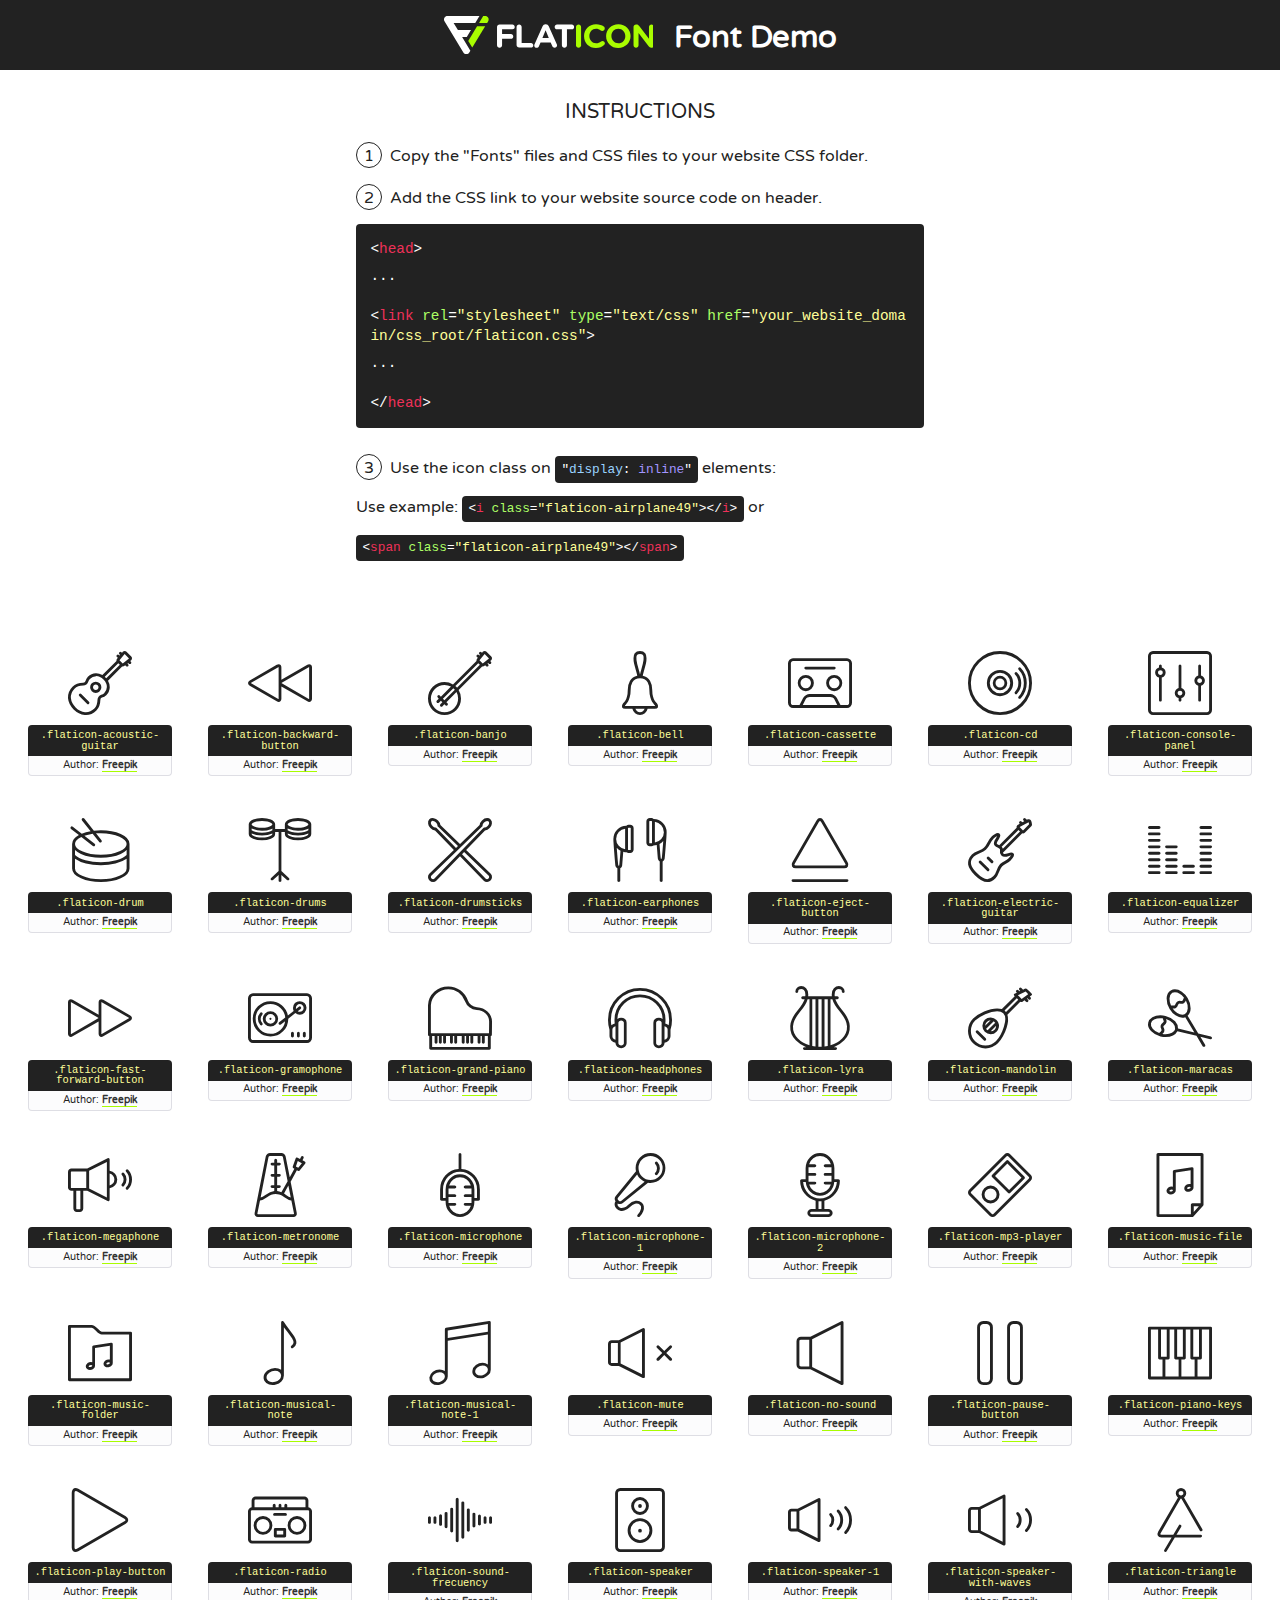
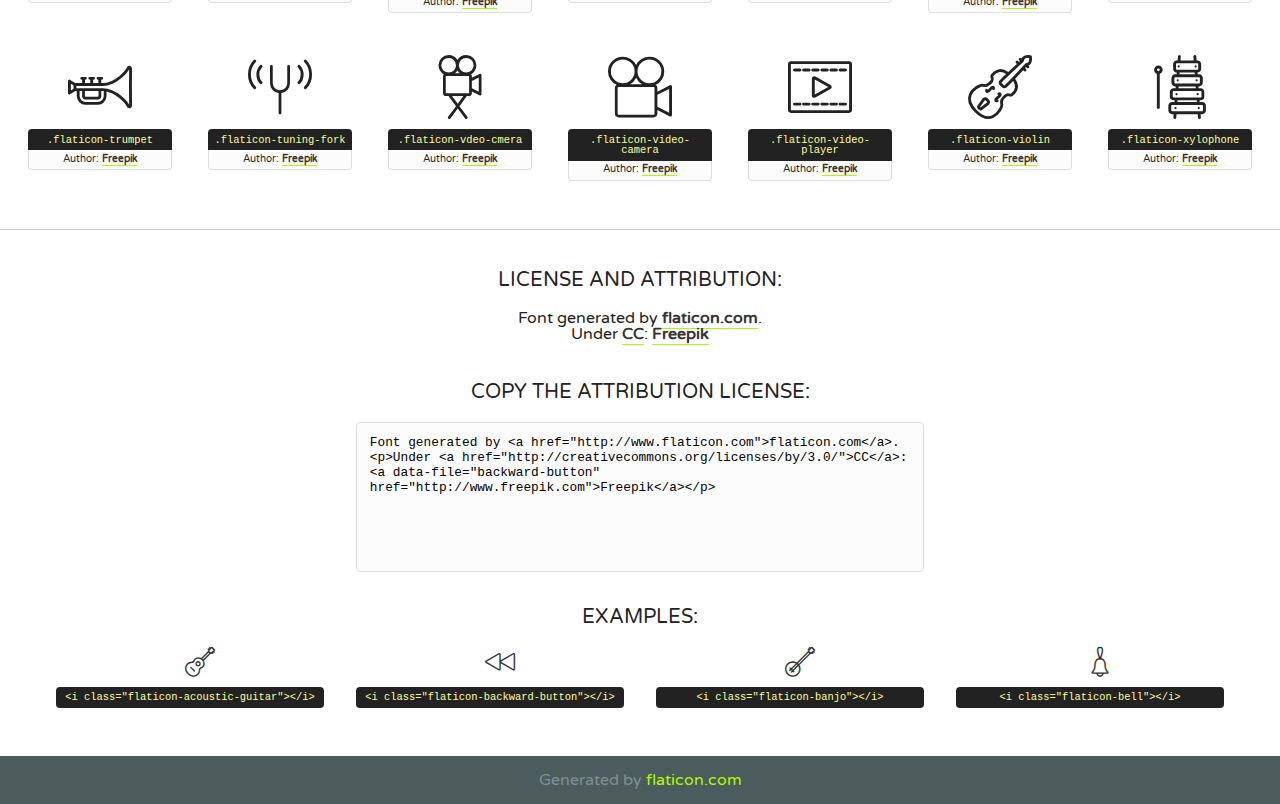
<file: icon-fonts/musician/flaticon.html>
<!DOCTYPE html>
<!--
  Flaticon icon font: Flaticon
  Creation date: 22/06/2016 15:28
-->
<html>
<!DOCTYPE html>
<html>

<head>
    <title>Flaticon WebFont</title>
    <link href="http://fonts.googleapis.com/css?family=Varela+Round" rel="stylesheet" type="text/css" />
    <link rel="stylesheet" type="text/css" href="flaticon.css">
    <meta charset="UTF-8">
    <style>
    html, body, div, span, applet, object, iframe,
    h1, h2, h3, h4, h5, h6, p, blockquote, pre,
    a, abbr, acronym, address, big, cite, code,
    del, dfn, em, img, ins, kbd, q, s, samp,
    small, strike, strong, sub, sup, tt, var,
    b, u, i, center,
    dl, dt, dd, ol, ul, li,
    fieldset, form, label, legend,
    table, caption, tbody, tfoot, thead, tr, th, td,
    article, aside, canvas, details, embed, 
    figure, figcaption, footer, header, hgroup, 
    menu, nav, output, ruby, section, summary,
    time, mark, audio, video {
        margin: 0;
        padding: 0;
        border: 0;
        font-size: 100%;
        font: inherit;
        vertical-align: baseline;
    }
    /* HTML5 display-role reset for older browsers */
    article, aside, details, figcaption, figure, 
    footer, header, hgroup, menu, nav, section {
        display: block;
    }
    body {
        line-height: 1;
    }
    ol, ul {
        list-style: none;
    }
    blockquote, q {
        quotes: none;
    }
    blockquote:before, blockquote:after,
    q:before, q:after {
        content: '';
        content: none;
    }
    table {
        border-collapse: collapse;
        border-spacing: 0;
    }
    body {
        font-family: 'Varela Round', Helvetica, Arial, sans-serif;
        font-size: 16px;
        color: #222;
    }
    a {
        color: #333;
        border-bottom: 1px solid #a9fd00;
        font-weight: bold;
        text-decoration: none;
    }
    * {
        -moz-box-sizing: border-box;
        -webkit-box-sizing: border-box;
        box-sizing: border-box;
        margin: 0;
        padding: 0;
    }
    [class^="flaticon-"]:before, [class*=" flaticon-"]:before, [class^="flaticon-"]:after, [class*=" flaticon-"]:after {
        font-family: Flaticon;
        font-size: 30px;
        font-style: normal;
        margin-left: 20px;
        color: #333;
    }
    .wrapper {
        max-width: 600px;
        margin: auto;
        padding: 0 1em;
    }
    .title {
        font-size: 1.25em;
        text-align: center;
        margin-bottom: 1em;
        text-transform: uppercase;
    }
    header {
        text-align: center;
        background-color: #222;
        color: #fff;
        padding: 1em;
    }
    header .logo {
        width: 210px;
        height: 38px;
        display: inline-block;
        vertical-align: middle;
        margin-right: 1em;
        border: none;
    }
    header strong {
        font-size: 1.95em;
        font-weight: bold;
        vertical-align: middle;
        margin-top: 5px;
        display: inline-block;
    }
    .demo {
        margin: 2em auto;
        line-height: 1.25em;
    }
    .demo ul li {
        margin-bottom: 1em;
    }
    .demo ul li .num {
        color: #222;
        border-radius: 20px;
        display: inline-block;
        width: 26px;
        padding: 3px;
        height: 26px;
        text-align: center;
        margin-right: 0.5em;
        border: 1px solid #222;
    }
    .demo ul li code {
        background-color: #222;
        border-radius: 4px;
        padding: 0.25em 0.5em;
        display: inline-block;
        color: #fff;
        font-family: Consolas,Monaco,Lucida Console,Liberation Mono,DejaVu Sans Mono,Bitstream Vera Sans Mono,Courier New, monospace;
        font-weight: lighter;
        margin-top: 1em;
        font-size: 0.8em;
        word-break: break-all;
    }
    .demo ul li code.big {
        padding: 1em;
        font-size: 0.9em;
    }
    .demo ul li code .red {
        color: #EF3159;
    }
    .demo ul li code .green {
        color: #ACFF65;
    }
    .demo ul li code .yellow {
        color: #FFFF99;
    }
    .demo ul li code .blue {
        color: #99D3FF;
    }
    .demo ul li code .purple {
        color: #A295FF;
    }
    .demo ul li code .dots {
        margin-top: 0.5em;
        display: block;
    }
    #glyphs {
        border-bottom: 1px solid #ccc;
        padding: 2em 0;
        text-align: center;
    }
    .glyph {
        display: inline-block;
        width: 9em;
        margin: 1em;
        text-align: center;
        vertical-align: top;
        background: #FFF;
    }
    .glyph .glyph-icon {
        padding: 10px;
        display: block;
        font-family:"Flaticon";
        font-size: 64px;
        line-height: 1;
    }
    .glyph .glyph-icon:before {
        font-size: 64px;
        color: #222;
        margin-left: 0;
    }
    .class-name {
        font-size: 0.65em;
        background-color: #222;
        color: #fff;
        border-radius: 4px 4px 0 0;
        padding: 0.5em;
        color: #FFFF99;
        font-family: Consolas,Monaco,Lucida Console,Liberation Mono,DejaVu Sans Mono,Bitstream Vera Sans Mono,Courier New, monospace;
    }
    .author-name {
        font-size: 0.6em;
        background-color: #fcfcfd;
        border: 1px solid #DEDEE4;
        border-top: 0;
        border-radius: 0 0 4px 4px;
        padding: 0.5em;
    }
    .class-name:last-child {
        font-size: 10px;
        color:#888;
    }
    .class-name:last-child a {
        font-size: 10px;
        color:#555;
    }
    .class-name:last-child a:hover {
        color:#a9fd00;
    }
    .glyph > input {
        display: block;
        width: 100px;
        margin: 5px auto;
        text-align: center;
        font-size: 12px;
        cursor: text;
    }
    .glyph > input.icon-input {
        font-family:"Flaticon";
        font-size: 16px;
        margin-bottom: 10px;
    }
    .attribution .title {
        margin-top: 2em;
    }
    .attribution textarea {
        background-color: #fcfcfd;
        padding: 1em;
        border: none;
        box-shadow: none;
        border: 1px solid #DEDEE4;
        border-radius: 4px;
        resize: none;
        width: 100%;
        height: 150px;
        font-size: 0.8em;
        font-family: Consolas,Monaco,Lucida Console,Liberation Mono,DejaVu Sans Mono,Bitstream Vera Sans Mono,Courier New, monospace;
        -webkit-appearance: none;
    }
    .iconsuse {
        margin: 2em auto;
        text-align: center;
        max-width: 1200px;
    }
    .iconsuse:after {
        content: '';
        display: table;
        clear: both;
    }
    .iconsuse .image {
        float: left;
        width: 25%;
        padding: 0 1em;
    }
    .iconsuse .image p {
        margin-bottom: 1em;
    }
    .iconsuse .image span {
        display: block;
        font-size: 0.65em;
        background-color: #222;
        color: #fff;
        border-radius: 4px;
        padding: 0.5em;
        color: #FFFF99;
        margin-top: 1em;
        font-family: Consolas,Monaco,Lucida Console,Liberation Mono,DejaVu Sans Mono,Bitstream Vera Sans Mono,Courier New, monospace;
    }
    #footer {
        text-align: center;
        background-color: #4C5B5C;
        color: #7c9192;
        padding: 1em;
    }
    #footer a {
        border: none;
        color: #a9fd00;
        font-weight: normal;
    }
    @media (max-width: 960px) {
        .iconsuse .image {
            width: 50%;
        }
    }
    @media (max-width: 560px) {
        .iconsuse .image {
            width: 100%;
        }
    }
    </style>
</head>

<body class="characters-off">

    <header>
        <a href="http://www.flaticon.com" target="_blank" class="logo">
            <svg version="1.1" xmlns="http://www.w3.org/2000/svg" xmlns:xlink="http://www.w3.org/1999/xlink" xmlns:a="http://ns.adobe.com/AdobeSVGViewerExtensions/3.0/" viewBox="0 0 560.875 102.036" enable-background="new 0 0 560.875 102.036" xml:space="preserve">
                <defs>
                </defs>
                <g>
                    <g class="letters">
                        <path fill="#ffffff" d="M141.596,29.675c0-3.777,2.985-6.767,6.764-6.767h34.438c3.426,0,6.15,2.728,6.15,6.15
                        c0,3.43-2.724,6.149-6.15,6.149h-27.674v13.091h23.719c3.429,0,6.151,2.724,6.151,6.15c0,3.43-2.723,6.149-6.151,6.149h-23.719
                        v17.574c0,3.773-2.986,6.761-6.764,6.761c-3.779,0-6.764-2.989-6.764-6.761V29.675z"></path>
                        <path fill="#ffffff" d="M193.844,29.149c0-3.781,2.985-6.767,6.764-6.767c3.776,0,6.763,2.985,6.763,6.767v42.957h25.039
                        c3.426,0,6.149,2.726,6.149,6.153c0,3.425-2.723,6.15-6.149,6.15h-31.802c-3.779,0-6.764-2.986-6.764-6.768V29.149z"></path>
                        <path fill="#ffffff" d="M241.891,75.71l21.438-48.407c1.492-3.341,4.215-5.357,7.906-5.357h0.792
                        c3.686,0,6.323,2.017,7.815,5.357l21.439,48.407c0.436,0.967,0.701,1.845,0.701,2.723c0,3.602-2.809,6.501-6.414,6.501
                        c-3.161,0-5.269-1.845-6.499-4.655l-4.132-9.661h-27.059l-4.301,10.102c-1.144,2.631-3.426,4.214-6.237,4.214
                        c-3.517,0-6.24-2.81-6.24-6.325C241.1,77.64,241.451,76.677,241.891,75.71z M279.932,58.666l-8.521-20.297l-8.526,20.297H279.932
                        z"></path>
                        <path fill="#ffffff" d="M314.864,35.387H301.86c-3.429,0-6.239-2.813-6.239-6.238c0-3.429,2.811-6.24,6.239-6.24h39.533
                        c3.426,0,6.237,2.811,6.237,6.24c0,3.425-2.811,6.238-6.237,6.238h-13.001v42.785c0,3.773-2.99,6.761-6.764,6.761
                        c-3.779,0-6.764-2.989-6.764-6.761V35.387z"></path>
                        <path fill="#A9FD00" d="M352.615,29.149c0-3.781,2.985-6.767,6.767-6.767c3.774,0,6.761,2.985,6.761,6.767v49.024
                        c0,3.773-2.987,6.761-6.761,6.761c-3.781,0-6.767-2.989-6.767-6.761V29.149z"></path>
                        <path fill="#A9FD00" d="M374.132,53.836v-0.179c0-17.481,13.178-31.801,32.065-31.801c9.22,0,15.459,2.458,20.557,6.238
                        c1.402,1.054,2.637,2.985,2.637,5.357c0,3.692-2.985,6.59-6.681,6.59c-1.845,0-3.071-0.702-4.044-1.319
                        c-3.776-2.813-7.729-4.393-12.562-4.393c-10.364,0-17.831,8.611-17.831,19.154v0.173c0,10.542,7.291,19.329,17.831,19.329
                        c5.715,0,9.492-1.756,13.359-4.834c1.049-0.874,2.458-1.491,4.039-1.491c3.429,0,6.325,2.813,6.325,6.236
                        c0,2.106-1.056,3.78-2.282,4.834c-5.539,4.834-12.036,7.733-21.878,7.733C387.572,85.464,374.132,71.493,374.132,53.836z"></path>
                        <path fill="#A9FD00" d="M433.009,53.836v-0.179c0-17.481,13.79-31.801,32.766-31.801c18.981,0,32.592,14.143,32.592,31.628v0.173
                        c0,17.483-13.785,31.807-32.769,31.807C446.625,85.464,433.009,71.32,433.009,53.836z M484.224,53.836v-0.179
                        c0-10.539-7.725-19.326-18.626-19.326c-10.893,0-18.449,8.611-18.449,19.154v0.173c0,10.542,7.73,19.329,18.626,19.329
                        C476.676,72.986,484.224,64.378,484.224,53.836z"></path>
                        <path fill="#A9FD00" d="M506.233,29.321c0-3.774,2.99-6.763,6.767-6.763h1.401c3.252,0,5.183,1.583,7.029,3.953l26.093,34.265
                        V29.059c0-3.692,2.99-6.677,6.681-6.677c3.683,0,6.671,2.985,6.671,6.677v48.934c0,3.78-2.987,6.765-6.764,6.765h-0.436
                        c-3.257,0-5.188-1.581-7.034-3.953l-27.056-35.492v32.944c0,3.687-2.985,6.676-6.678,6.676c-3.683,0-6.673-2.989-6.673-6.676
                        V29.321z"></path>
                    </g>
                    <g class="insignia">
                        <path fill="#ffffff" d="M48.372,56.137h12.517l11.156-18.537H37.186L25.688,18.539h57.825L94.668,0H9.271
                        C5.925,0,2.842,1.801,1.198,4.716c-1.644,2.907-1.593,6.482,0.134,9.343l50.38,83.501c1.678,2.781,4.689,4.476,7.938,4.476
                        c3.246,0,6.257-1.695,7.935-4.476l2.898-4.804L48.372,56.137z"></path>
                        <g class="i">
                            <path fill="#A9FD00" d="M93.575,18.539h0.031v0.004l21.652,0.004l2.705-4.488c1.727-2.861,1.778-6.436,0.133-9.343
                            C116.454,1.801,113.371,0,110.026,0h-5.294L93.575,18.539z"></path>
                            <polygon fill="#A9FD00" points="88.291,27.356 64.725,66.486 75.519,84.404 109.942,27.356"></polygon>
                        </g>
                    </g>
                </g>
            </svg>
        </a>
        <strong>Font Demo</strong>
    </header>


    <section class="demo wrapper">

        <p class="title">Instructions</p>

        <ul>
            <li>
                <span class="num">1</span>Copy the "Fonts" files and CSS files to your website CSS folder.
            </li>
            <li>
                <span class="num">2</span>Add the CSS link to your website source code on header.
                <code class="big">
                    &lt;<span class="red">head</span>&gt;
                    <br/><span class="dots">...</span>
                    <br/>&lt;<span class="red">link</span> <span class="green">rel</span>=<span class="yellow">"stylesheet"</span> <span class="green">type</span>=<span class="yellow">"text/css"</span> <span class="green">href</span>=<span class="yellow">"your_website_domain/css_root/flaticon.css"</span>&gt;
                    <br/><span class="dots">...</span>
                    <br/>&lt;/<span class="red">head</span>&gt;
                </code>
            </li>

            <li>
                <p>
                    <span class="num">3</span>Use the icon class on <code>"<span class="blue">display</span>:<span class="purple"> inline</span>"</code> elements:
                    <br />
                    Use example: <code>&lt;<span class="red">i</span> <span class="green">class</span>=<span class="yellow">&quot;flaticon-airplane49&quot;</span>&gt;&lt;/<span class="red">i</span>&gt;</code> or <code>&lt;<span class="red">span</span> <span class="green">class</span>=<span class="yellow">&quot;flaticon-airplane49&quot;</span>&gt;&lt;/<span class="red">span</span>&gt;</code>
            </li>
        </ul>

    </section>




   <section id="glyphs">          
    
      
        <div class="glyph"><div class="glyph-icon flaticon-acoustic-guitar"></div>
            <div class="class-name">.flaticon-acoustic-guitar</div>
            <div class="author-name">Author: <a data-file="acoustic-guitar" href="http://www.freepik.com">Freepik</a> </div> 
        </div>        
        
        <div class="glyph"><div class="glyph-icon flaticon-backward-button"></div>
            <div class="class-name">.flaticon-backward-button</div>
            <div class="author-name">Author: <a data-file="backward-button" href="http://www.freepik.com">Freepik</a> </div> 
        </div>        
        
        <div class="glyph"><div class="glyph-icon flaticon-banjo"></div>
            <div class="class-name">.flaticon-banjo</div>
            <div class="author-name">Author: <a data-file="banjo" href="http://www.freepik.com">Freepik</a> </div> 
        </div>        
        
        <div class="glyph"><div class="glyph-icon flaticon-bell"></div>
            <div class="class-name">.flaticon-bell</div>
            <div class="author-name">Author: <a data-file="bell" href="http://www.freepik.com">Freepik</a> </div> 
        </div>        
        
        <div class="glyph"><div class="glyph-icon flaticon-cassette"></div>
            <div class="class-name">.flaticon-cassette</div>
            <div class="author-name">Author: <a data-file="cassette" href="http://www.freepik.com">Freepik</a> </div> 
        </div>        
        
        <div class="glyph"><div class="glyph-icon flaticon-cd"></div>
            <div class="class-name">.flaticon-cd</div>
            <div class="author-name">Author: <a data-file="cd" href="http://www.freepik.com">Freepik</a> </div> 
        </div>        
        
        <div class="glyph"><div class="glyph-icon flaticon-console-panel"></div>
            <div class="class-name">.flaticon-console-panel</div>
            <div class="author-name">Author: <a data-file="console-panel" href="http://www.freepik.com">Freepik</a> </div> 
        </div>        
        
        <div class="glyph"><div class="glyph-icon flaticon-drum"></div>
            <div class="class-name">.flaticon-drum</div>
            <div class="author-name">Author: <a data-file="drum" href="http://www.freepik.com">Freepik</a> </div> 
        </div>        
        
        <div class="glyph"><div class="glyph-icon flaticon-drums"></div>
            <div class="class-name">.flaticon-drums</div>
            <div class="author-name">Author: <a data-file="drums" href="http://www.freepik.com">Freepik</a> </div> 
        </div>        
        
        <div class="glyph"><div class="glyph-icon flaticon-drumsticks"></div>
            <div class="class-name">.flaticon-drumsticks</div>
            <div class="author-name">Author: <a data-file="drumsticks" href="http://www.freepik.com">Freepik</a> </div> 
        </div>        
        
        <div class="glyph"><div class="glyph-icon flaticon-earphones"></div>
            <div class="class-name">.flaticon-earphones</div>
            <div class="author-name">Author: <a data-file="earphones" href="http://www.freepik.com">Freepik</a> </div> 
        </div>        
        
        <div class="glyph"><div class="glyph-icon flaticon-eject-button"></div>
            <div class="class-name">.flaticon-eject-button</div>
            <div class="author-name">Author: <a data-file="eject-button" href="http://www.freepik.com">Freepik</a> </div> 
        </div>        
        
        <div class="glyph"><div class="glyph-icon flaticon-electric-guitar"></div>
            <div class="class-name">.flaticon-electric-guitar</div>
            <div class="author-name">Author: <a data-file="electric-guitar" href="http://www.freepik.com">Freepik</a> </div> 
        </div>        
        
        <div class="glyph"><div class="glyph-icon flaticon-equalizer"></div>
            <div class="class-name">.flaticon-equalizer</div>
            <div class="author-name">Author: <a data-file="equalizer" href="http://www.freepik.com">Freepik</a> </div> 
        </div>        
        
        <div class="glyph"><div class="glyph-icon flaticon-fast-forward-button"></div>
            <div class="class-name">.flaticon-fast-forward-button</div>
            <div class="author-name">Author: <a data-file="fast-forward-button" href="http://www.freepik.com">Freepik</a> </div> 
        </div>        
        
        <div class="glyph"><div class="glyph-icon flaticon-gramophone"></div>
            <div class="class-name">.flaticon-gramophone</div>
            <div class="author-name">Author: <a data-file="gramophone" href="http://www.freepik.com">Freepik</a> </div> 
        </div>        
        
        <div class="glyph"><div class="glyph-icon flaticon-grand-piano"></div>
            <div class="class-name">.flaticon-grand-piano</div>
            <div class="author-name">Author: <a data-file="grand-piano" href="http://www.freepik.com">Freepik</a> </div> 
        </div>        
        
        <div class="glyph"><div class="glyph-icon flaticon-headphones"></div>
            <div class="class-name">.flaticon-headphones</div>
            <div class="author-name">Author: <a data-file="headphones" href="http://www.freepik.com">Freepik</a> </div> 
        </div>        
        
        <div class="glyph"><div class="glyph-icon flaticon-lyra"></div>
            <div class="class-name">.flaticon-lyra</div>
            <div class="author-name">Author: <a data-file="lyra" href="http://www.freepik.com">Freepik</a> </div> 
        </div>        
        
        <div class="glyph"><div class="glyph-icon flaticon-mandolin"></div>
            <div class="class-name">.flaticon-mandolin</div>
            <div class="author-name">Author: <a data-file="mandolin" href="http://www.freepik.com">Freepik</a> </div> 
        </div>        
        
        <div class="glyph"><div class="glyph-icon flaticon-maracas"></div>
            <div class="class-name">.flaticon-maracas</div>
            <div class="author-name">Author: <a data-file="maracas" href="http://www.freepik.com">Freepik</a> </div> 
        </div>        
        
        <div class="glyph"><div class="glyph-icon flaticon-megaphone"></div>
            <div class="class-name">.flaticon-megaphone</div>
            <div class="author-name">Author: <a data-file="megaphone" href="http://www.freepik.com">Freepik</a> </div> 
        </div>        
        
        <div class="glyph"><div class="glyph-icon flaticon-metronome"></div>
            <div class="class-name">.flaticon-metronome</div>
            <div class="author-name">Author: <a data-file="metronome" href="http://www.freepik.com">Freepik</a> </div> 
        </div>        
        
        <div class="glyph"><div class="glyph-icon flaticon-microphone"></div>
            <div class="class-name">.flaticon-microphone</div>
            <div class="author-name">Author: <a data-file="microphone" href="http://www.freepik.com">Freepik</a> </div> 
        </div>        
        
        <div class="glyph"><div class="glyph-icon flaticon-microphone-1"></div>
            <div class="class-name">.flaticon-microphone-1</div>
            <div class="author-name">Author: <a data-file="microphone-1" href="http://www.freepik.com">Freepik</a> </div> 
        </div>        
        
        <div class="glyph"><div class="glyph-icon flaticon-microphone-2"></div>
            <div class="class-name">.flaticon-microphone-2</div>
            <div class="author-name">Author: <a data-file="microphone-2" href="http://www.freepik.com">Freepik</a> </div> 
        </div>        
        
        <div class="glyph"><div class="glyph-icon flaticon-mp3-player"></div>
            <div class="class-name">.flaticon-mp3-player</div>
            <div class="author-name">Author: <a data-file="mp3-player" href="http://www.freepik.com">Freepik</a> </div> 
        </div>        
        
        <div class="glyph"><div class="glyph-icon flaticon-music-file"></div>
            <div class="class-name">.flaticon-music-file</div>
            <div class="author-name">Author: <a data-file="music-file" href="http://www.freepik.com">Freepik</a> </div> 
        </div>        
        
        <div class="glyph"><div class="glyph-icon flaticon-music-folder"></div>
            <div class="class-name">.flaticon-music-folder</div>
            <div class="author-name">Author: <a data-file="music-folder" href="http://www.freepik.com">Freepik</a> </div> 
        </div>        
        
        <div class="glyph"><div class="glyph-icon flaticon-musical-note"></div>
            <div class="class-name">.flaticon-musical-note</div>
            <div class="author-name">Author: <a data-file="musical-note" href="http://www.freepik.com">Freepik</a> </div> 
        </div>        
        
        <div class="glyph"><div class="glyph-icon flaticon-musical-note-1"></div>
            <div class="class-name">.flaticon-musical-note-1</div>
            <div class="author-name">Author: <a data-file="musical-note-1" href="http://www.freepik.com">Freepik</a> </div> 
        </div>        
        
        <div class="glyph"><div class="glyph-icon flaticon-mute"></div>
            <div class="class-name">.flaticon-mute</div>
            <div class="author-name">Author: <a data-file="mute" href="http://www.freepik.com">Freepik</a> </div> 
        </div>        
        
        <div class="glyph"><div class="glyph-icon flaticon-no-sound"></div>
            <div class="class-name">.flaticon-no-sound</div>
            <div class="author-name">Author: <a data-file="no-sound" href="http://www.freepik.com">Freepik</a> </div> 
        </div>        
        
        <div class="glyph"><div class="glyph-icon flaticon-pause-button"></div>
            <div class="class-name">.flaticon-pause-button</div>
            <div class="author-name">Author: <a data-file="pause-button" href="http://www.freepik.com">Freepik</a> </div> 
        </div>        
        
        <div class="glyph"><div class="glyph-icon flaticon-piano-keys"></div>
            <div class="class-name">.flaticon-piano-keys</div>
            <div class="author-name">Author: <a data-file="piano-keys" href="http://www.freepik.com">Freepik</a> </div> 
        </div>        
        
        <div class="glyph"><div class="glyph-icon flaticon-play-button"></div>
            <div class="class-name">.flaticon-play-button</div>
            <div class="author-name">Author: <a data-file="play-button" href="http://www.freepik.com">Freepik</a> </div> 
        </div>        
        
        <div class="glyph"><div class="glyph-icon flaticon-radio"></div>
            <div class="class-name">.flaticon-radio</div>
            <div class="author-name">Author: <a data-file="radio" href="http://www.freepik.com">Freepik</a> </div> 
        </div>        
        
        <div class="glyph"><div class="glyph-icon flaticon-sound-frecuency"></div>
            <div class="class-name">.flaticon-sound-frecuency</div>
            <div class="author-name">Author: <a data-file="sound-frecuency" href="http://www.freepik.com">Freepik</a> </div> 
        </div>        
        
        <div class="glyph"><div class="glyph-icon flaticon-speaker"></div>
            <div class="class-name">.flaticon-speaker</div>
            <div class="author-name">Author: <a data-file="speaker" href="http://www.freepik.com">Freepik</a> </div> 
        </div>        
        
        <div class="glyph"><div class="glyph-icon flaticon-speaker-1"></div>
            <div class="class-name">.flaticon-speaker-1</div>
            <div class="author-name">Author: <a data-file="speaker-1" href="http://www.freepik.com">Freepik</a> </div> 
        </div>        
        
        <div class="glyph"><div class="glyph-icon flaticon-speaker-with-waves"></div>
            <div class="class-name">.flaticon-speaker-with-waves</div>
            <div class="author-name">Author: <a data-file="speaker-with-waves" href="http://www.freepik.com">Freepik</a> </div> 
        </div>        
        
        <div class="glyph"><div class="glyph-icon flaticon-triangle"></div>
            <div class="class-name">.flaticon-triangle</div>
            <div class="author-name">Author: <a data-file="triangle" href="http://www.freepik.com">Freepik</a> </div> 
        </div>        
        
        <div class="glyph"><div class="glyph-icon flaticon-trumpet"></div>
            <div class="class-name">.flaticon-trumpet</div>
            <div class="author-name">Author: <a data-file="trumpet" href="http://www.freepik.com">Freepik</a> </div> 
        </div>        
        
        <div class="glyph"><div class="glyph-icon flaticon-tuning-fork"></div>
            <div class="class-name">.flaticon-tuning-fork</div>
            <div class="author-name">Author: <a data-file="tuning-fork" href="http://www.freepik.com">Freepik</a> </div> 
        </div>        
        
        <div class="glyph"><div class="glyph-icon flaticon-vdeo-cmera"></div>
            <div class="class-name">.flaticon-vdeo-cmera</div>
            <div class="author-name">Author: <a data-file="vdeo-cmera" href="http://www.freepik.com">Freepik</a> </div> 
        </div>        
        
        <div class="glyph"><div class="glyph-icon flaticon-video-camera"></div>
            <div class="class-name">.flaticon-video-camera</div>
            <div class="author-name">Author: <a data-file="video-camera" href="http://www.freepik.com">Freepik</a> </div> 
        </div>        
        
        <div class="glyph"><div class="glyph-icon flaticon-video-player"></div>
            <div class="class-name">.flaticon-video-player</div>
            <div class="author-name">Author: <a data-file="video-player" href="http://www.freepik.com">Freepik</a> </div> 
        </div>        
        
        <div class="glyph"><div class="glyph-icon flaticon-violin"></div>
            <div class="class-name">.flaticon-violin</div>
            <div class="author-name">Author: <a data-file="violin" href="http://www.freepik.com">Freepik</a> </div> 
        </div>        
        
        <div class="glyph"><div class="glyph-icon flaticon-xylophone"></div>
            <div class="class-name">.flaticon-xylophone</div>
            <div class="author-name">Author: <a data-file="xylophone" href="http://www.freepik.com">Freepik</a> </div> 
        </div>        
        

    </section>



    <section class="attribution wrapper"   style="text-align:center;">

      <div class="title">License and attribution:</div><div class="attrDiv">Font generated by <a href="http://www.flaticon.com">flaticon.com</a>. <div><p>Under <a href="http://creativecommons.org/licenses/by/3.0/">CC</a>: <a data-file="backward-button" href="http://www.freepik.com">Freepik</a></p>  </div>
      </div>
      <div class="title">Copy the Attribution License:</div>

    <textarea onclick="this.focus();this.select();">Font generated by &lt;a href=&quot;http://www.flaticon.com&quot;&gt;flaticon.com&lt;/a&gt;. <p>Under <a href="http://creativecommons.org/licenses/by/3.0/">CC</a>: <a data-file="backward-button" href="http://www.freepik.com">Freepik</a></p>  
     </textarea>

    </section>

    <section class="iconsuse">

          <div class="title">Examples:</div>            
             
            <div class="image">
                <p>
                    <i class="glyph-icon flaticon-acoustic-guitar"></i> 
                    <span>&lt;i class=&quot;flaticon-acoustic-guitar&quot;&gt;&lt;/i&gt;</span>
                </p>
            </div>
            
            <div class="image">
                <p>
                    <i class="glyph-icon flaticon-backward-button"></i> 
                    <span>&lt;i class=&quot;flaticon-backward-button&quot;&gt;&lt;/i&gt;</span>
                </p>
            </div>
            
            <div class="image">
                <p>
                    <i class="glyph-icon flaticon-banjo"></i> 
                    <span>&lt;i class=&quot;flaticon-banjo&quot;&gt;&lt;/i&gt;</span>
                </p>
            </div>
            
            <div class="image">
                <p>
                    <i class="glyph-icon flaticon-bell"></i> 
                    <span>&lt;i class=&quot;flaticon-bell&quot;&gt;&lt;/i&gt;</span>
                </p>
            </div>
                       
        </div>
                            
    </section>

<div id="footer">
    <div>Generated by <a href="http://www.flaticon.com">flaticon.com</a>
    </div>
</div>



</body>
</html>
</file>
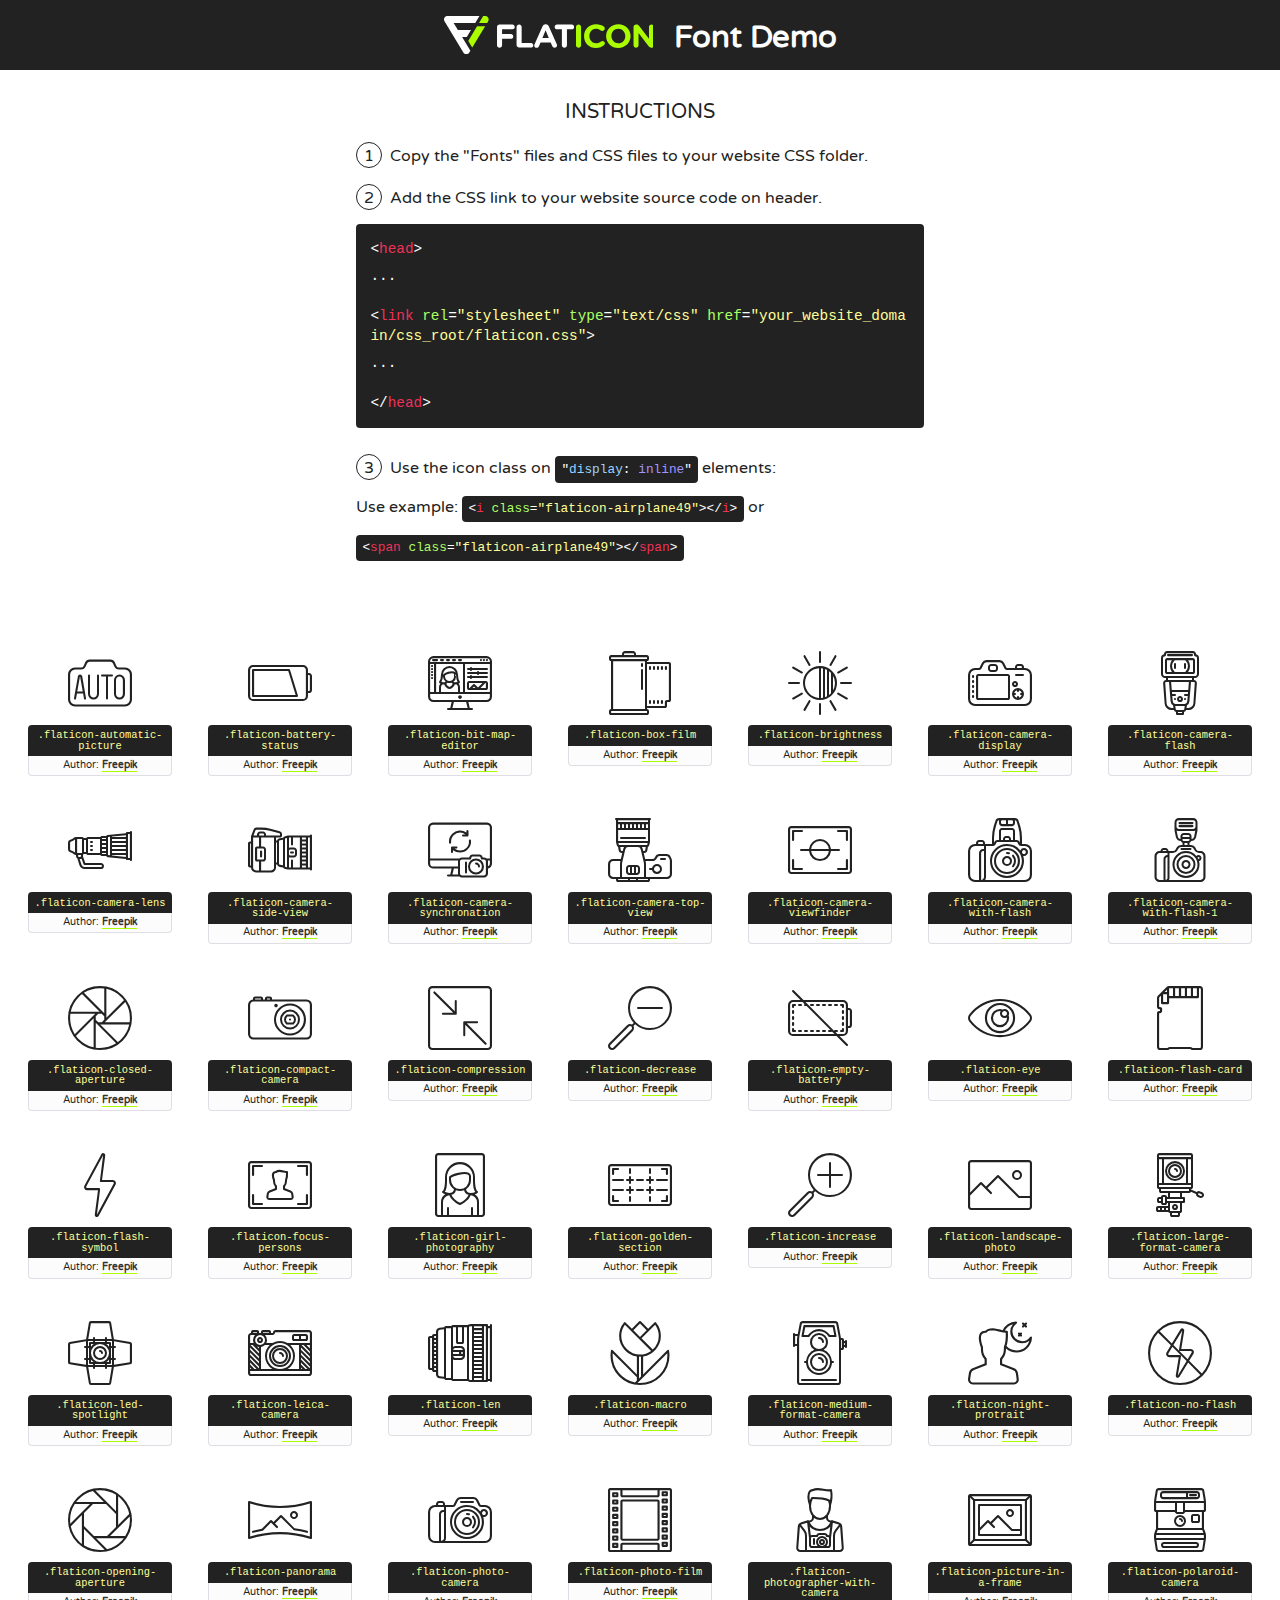
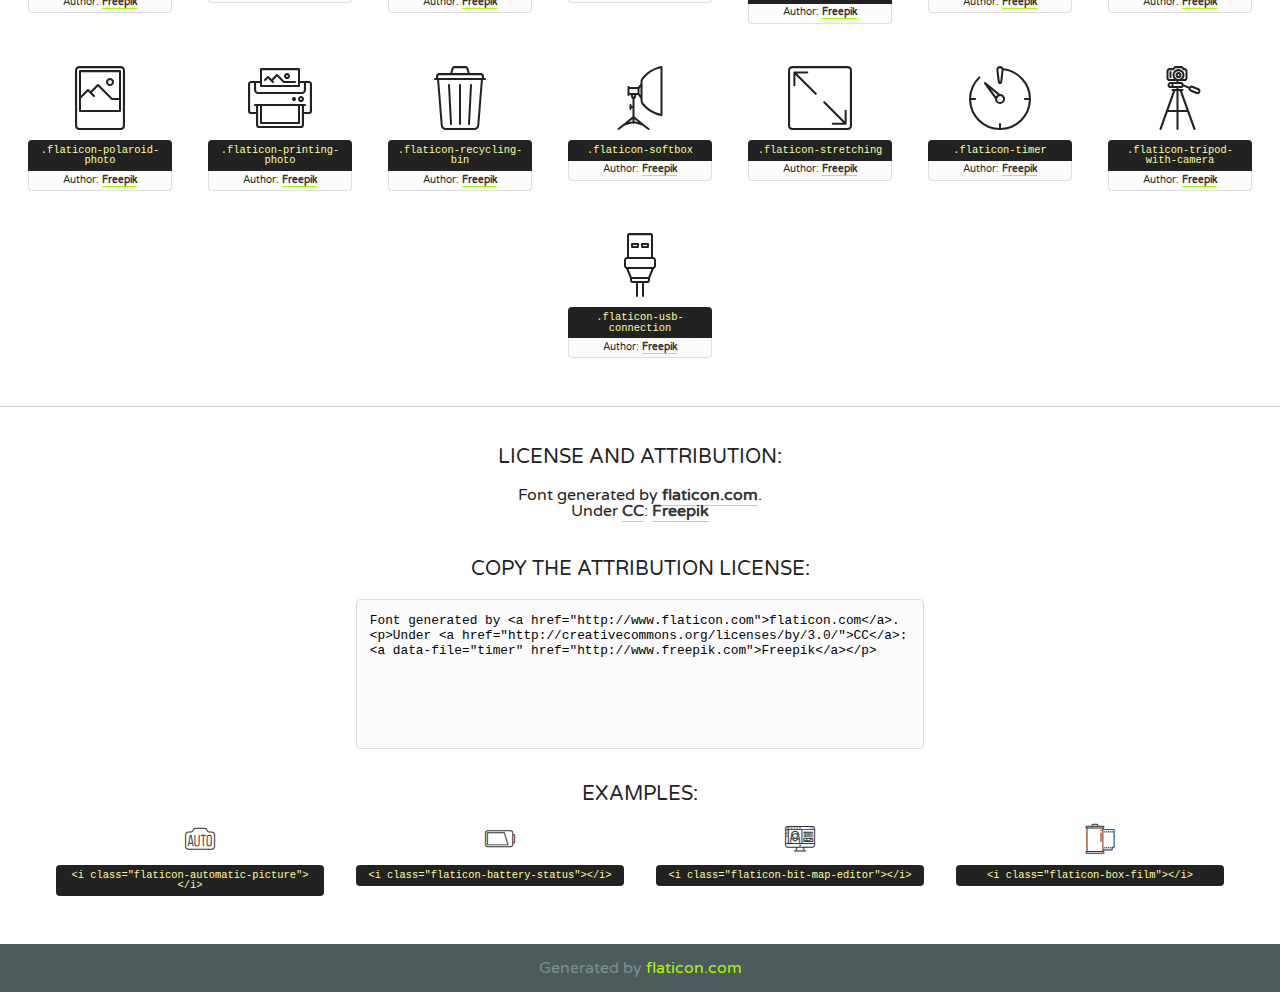
<file: icon-fonts/photography/flaticon.html>
<!DOCTYPE html>
<!--
  Flaticon icon font: Flaticon
  Creation date: 22/06/2016 15:28
-->
<html>
<!DOCTYPE html>
<html>

<head>
    <title>Flaticon WebFont</title>
    <link href="http://fonts.googleapis.com/css?family=Varela+Round" rel="stylesheet" type="text/css" />
    <link rel="stylesheet" type="text/css" href="flaticon.css">
    <meta charset="UTF-8">
    <style>
    html, body, div, span, applet, object, iframe,
    h1, h2, h3, h4, h5, h6, p, blockquote, pre,
    a, abbr, acronym, address, big, cite, code,
    del, dfn, em, img, ins, kbd, q, s, samp,
    small, strike, strong, sub, sup, tt, var,
    b, u, i, center,
    dl, dt, dd, ol, ul, li,
    fieldset, form, label, legend,
    table, caption, tbody, tfoot, thead, tr, th, td,
    article, aside, canvas, details, embed, 
    figure, figcaption, footer, header, hgroup, 
    menu, nav, output, ruby, section, summary,
    time, mark, audio, video {
        margin: 0;
        padding: 0;
        border: 0;
        font-size: 100%;
        font: inherit;
        vertical-align: baseline;
    }
    /* HTML5 display-role reset for older browsers */
    article, aside, details, figcaption, figure, 
    footer, header, hgroup, menu, nav, section {
        display: block;
    }
    body {
        line-height: 1;
    }
    ol, ul {
        list-style: none;
    }
    blockquote, q {
        quotes: none;
    }
    blockquote:before, blockquote:after,
    q:before, q:after {
        content: '';
        content: none;
    }
    table {
        border-collapse: collapse;
        border-spacing: 0;
    }
    body {
        font-family: 'Varela Round', Helvetica, Arial, sans-serif;
        font-size: 16px;
        color: #222;
    }
    a {
        color: #333;
        border-bottom: 1px solid #a9fd00;
        font-weight: bold;
        text-decoration: none;
    }
    * {
        -moz-box-sizing: border-box;
        -webkit-box-sizing: border-box;
        box-sizing: border-box;
        margin: 0;
        padding: 0;
    }
    [class^="flaticon-"]:before, [class*=" flaticon-"]:before, [class^="flaticon-"]:after, [class*=" flaticon-"]:after {
        font-family: Flaticon;
        font-size: 30px;
        font-style: normal;
        margin-left: 20px;
        color: #333;
    }
    .wrapper {
        max-width: 600px;
        margin: auto;
        padding: 0 1em;
    }
    .title {
        font-size: 1.25em;
        text-align: center;
        margin-bottom: 1em;
        text-transform: uppercase;
    }
    header {
        text-align: center;
        background-color: #222;
        color: #fff;
        padding: 1em;
    }
    header .logo {
        width: 210px;
        height: 38px;
        display: inline-block;
        vertical-align: middle;
        margin-right: 1em;
        border: none;
    }
    header strong {
        font-size: 1.95em;
        font-weight: bold;
        vertical-align: middle;
        margin-top: 5px;
        display: inline-block;
    }
    .demo {
        margin: 2em auto;
        line-height: 1.25em;
    }
    .demo ul li {
        margin-bottom: 1em;
    }
    .demo ul li .num {
        color: #222;
        border-radius: 20px;
        display: inline-block;
        width: 26px;
        padding: 3px;
        height: 26px;
        text-align: center;
        margin-right: 0.5em;
        border: 1px solid #222;
    }
    .demo ul li code {
        background-color: #222;
        border-radius: 4px;
        padding: 0.25em 0.5em;
        display: inline-block;
        color: #fff;
        font-family: Consolas,Monaco,Lucida Console,Liberation Mono,DejaVu Sans Mono,Bitstream Vera Sans Mono,Courier New, monospace;
        font-weight: lighter;
        margin-top: 1em;
        font-size: 0.8em;
        word-break: break-all;
    }
    .demo ul li code.big {
        padding: 1em;
        font-size: 0.9em;
    }
    .demo ul li code .red {
        color: #EF3159;
    }
    .demo ul li code .green {
        color: #ACFF65;
    }
    .demo ul li code .yellow {
        color: #FFFF99;
    }
    .demo ul li code .blue {
        color: #99D3FF;
    }
    .demo ul li code .purple {
        color: #A295FF;
    }
    .demo ul li code .dots {
        margin-top: 0.5em;
        display: block;
    }
    #glyphs {
        border-bottom: 1px solid #ccc;
        padding: 2em 0;
        text-align: center;
    }
    .glyph {
        display: inline-block;
        width: 9em;
        margin: 1em;
        text-align: center;
        vertical-align: top;
        background: #FFF;
    }
    .glyph .glyph-icon {
        padding: 10px;
        display: block;
        font-family:"Flaticon";
        font-size: 64px;
        line-height: 1;
    }
    .glyph .glyph-icon:before {
        font-size: 64px;
        color: #222;
        margin-left: 0;
    }
    .class-name {
        font-size: 0.65em;
        background-color: #222;
        color: #fff;
        border-radius: 4px 4px 0 0;
        padding: 0.5em;
        color: #FFFF99;
        font-family: Consolas,Monaco,Lucida Console,Liberation Mono,DejaVu Sans Mono,Bitstream Vera Sans Mono,Courier New, monospace;
    }
    .author-name {
        font-size: 0.6em;
        background-color: #fcfcfd;
        border: 1px solid #DEDEE4;
        border-top: 0;
        border-radius: 0 0 4px 4px;
        padding: 0.5em;
    }
    .class-name:last-child {
        font-size: 10px;
        color:#888;
    }
    .class-name:last-child a {
        font-size: 10px;
        color:#555;
    }
    .class-name:last-child a:hover {
        color:#a9fd00;
    }
    .glyph > input {
        display: block;
        width: 100px;
        margin: 5px auto;
        text-align: center;
        font-size: 12px;
        cursor: text;
    }
    .glyph > input.icon-input {
        font-family:"Flaticon";
        font-size: 16px;
        margin-bottom: 10px;
    }
    .attribution .title {
        margin-top: 2em;
    }
    .attribution textarea {
        background-color: #fcfcfd;
        padding: 1em;
        border: none;
        box-shadow: none;
        border: 1px solid #DEDEE4;
        border-radius: 4px;
        resize: none;
        width: 100%;
        height: 150px;
        font-size: 0.8em;
        font-family: Consolas,Monaco,Lucida Console,Liberation Mono,DejaVu Sans Mono,Bitstream Vera Sans Mono,Courier New, monospace;
        -webkit-appearance: none;
    }
    .iconsuse {
        margin: 2em auto;
        text-align: center;
        max-width: 1200px;
    }
    .iconsuse:after {
        content: '';
        display: table;
        clear: both;
    }
    .iconsuse .image {
        float: left;
        width: 25%;
        padding: 0 1em;
    }
    .iconsuse .image p {
        margin-bottom: 1em;
    }
    .iconsuse .image span {
        display: block;
        font-size: 0.65em;
        background-color: #222;
        color: #fff;
        border-radius: 4px;
        padding: 0.5em;
        color: #FFFF99;
        margin-top: 1em;
        font-family: Consolas,Monaco,Lucida Console,Liberation Mono,DejaVu Sans Mono,Bitstream Vera Sans Mono,Courier New, monospace;
    }
    #footer {
        text-align: center;
        background-color: #4C5B5C;
        color: #7c9192;
        padding: 1em;
    }
    #footer a {
        border: none;
        color: #a9fd00;
        font-weight: normal;
    }
    @media (max-width: 960px) {
        .iconsuse .image {
            width: 50%;
        }
    }
    @media (max-width: 560px) {
        .iconsuse .image {
            width: 100%;
        }
    }
    </style>
</head>

<body class="characters-off">

    <header>
        <a href="http://www.flaticon.com" target="_blank" class="logo">
            <svg version="1.1" xmlns="http://www.w3.org/2000/svg" xmlns:xlink="http://www.w3.org/1999/xlink" xmlns:a="http://ns.adobe.com/AdobeSVGViewerExtensions/3.0/" viewBox="0 0 560.875 102.036" enable-background="new 0 0 560.875 102.036" xml:space="preserve">
                <defs>
                </defs>
                <g>
                    <g class="letters">
                        <path fill="#ffffff" d="M141.596,29.675c0-3.777,2.985-6.767,6.764-6.767h34.438c3.426,0,6.15,2.728,6.15,6.15
                        c0,3.43-2.724,6.149-6.15,6.149h-27.674v13.091h23.719c3.429,0,6.151,2.724,6.151,6.15c0,3.43-2.723,6.149-6.151,6.149h-23.719
                        v17.574c0,3.773-2.986,6.761-6.764,6.761c-3.779,0-6.764-2.989-6.764-6.761V29.675z"></path>
                        <path fill="#ffffff" d="M193.844,29.149c0-3.781,2.985-6.767,6.764-6.767c3.776,0,6.763,2.985,6.763,6.767v42.957h25.039
                        c3.426,0,6.149,2.726,6.149,6.153c0,3.425-2.723,6.15-6.149,6.15h-31.802c-3.779,0-6.764-2.986-6.764-6.768V29.149z"></path>
                        <path fill="#ffffff" d="M241.891,75.71l21.438-48.407c1.492-3.341,4.215-5.357,7.906-5.357h0.792
                        c3.686,0,6.323,2.017,7.815,5.357l21.439,48.407c0.436,0.967,0.701,1.845,0.701,2.723c0,3.602-2.809,6.501-6.414,6.501
                        c-3.161,0-5.269-1.845-6.499-4.655l-4.132-9.661h-27.059l-4.301,10.102c-1.144,2.631-3.426,4.214-6.237,4.214
                        c-3.517,0-6.24-2.81-6.24-6.325C241.1,77.64,241.451,76.677,241.891,75.71z M279.932,58.666l-8.521-20.297l-8.526,20.297H279.932
                        z"></path>
                        <path fill="#ffffff" d="M314.864,35.387H301.86c-3.429,0-6.239-2.813-6.239-6.238c0-3.429,2.811-6.24,6.239-6.24h39.533
                        c3.426,0,6.237,2.811,6.237,6.24c0,3.425-2.811,6.238-6.237,6.238h-13.001v42.785c0,3.773-2.99,6.761-6.764,6.761
                        c-3.779,0-6.764-2.989-6.764-6.761V35.387z"></path>
                        <path fill="#A9FD00" d="M352.615,29.149c0-3.781,2.985-6.767,6.767-6.767c3.774,0,6.761,2.985,6.761,6.767v49.024
                        c0,3.773-2.987,6.761-6.761,6.761c-3.781,0-6.767-2.989-6.767-6.761V29.149z"></path>
                        <path fill="#A9FD00" d="M374.132,53.836v-0.179c0-17.481,13.178-31.801,32.065-31.801c9.22,0,15.459,2.458,20.557,6.238
                        c1.402,1.054,2.637,2.985,2.637,5.357c0,3.692-2.985,6.59-6.681,6.59c-1.845,0-3.071-0.702-4.044-1.319
                        c-3.776-2.813-7.729-4.393-12.562-4.393c-10.364,0-17.831,8.611-17.831,19.154v0.173c0,10.542,7.291,19.329,17.831,19.329
                        c5.715,0,9.492-1.756,13.359-4.834c1.049-0.874,2.458-1.491,4.039-1.491c3.429,0,6.325,2.813,6.325,6.236
                        c0,2.106-1.056,3.78-2.282,4.834c-5.539,4.834-12.036,7.733-21.878,7.733C387.572,85.464,374.132,71.493,374.132,53.836z"></path>
                        <path fill="#A9FD00" d="M433.009,53.836v-0.179c0-17.481,13.79-31.801,32.766-31.801c18.981,0,32.592,14.143,32.592,31.628v0.173
                        c0,17.483-13.785,31.807-32.769,31.807C446.625,85.464,433.009,71.32,433.009,53.836z M484.224,53.836v-0.179
                        c0-10.539-7.725-19.326-18.626-19.326c-10.893,0-18.449,8.611-18.449,19.154v0.173c0,10.542,7.73,19.329,18.626,19.329
                        C476.676,72.986,484.224,64.378,484.224,53.836z"></path>
                        <path fill="#A9FD00" d="M506.233,29.321c0-3.774,2.99-6.763,6.767-6.763h1.401c3.252,0,5.183,1.583,7.029,3.953l26.093,34.265
                        V29.059c0-3.692,2.99-6.677,6.681-6.677c3.683,0,6.671,2.985,6.671,6.677v48.934c0,3.78-2.987,6.765-6.764,6.765h-0.436
                        c-3.257,0-5.188-1.581-7.034-3.953l-27.056-35.492v32.944c0,3.687-2.985,6.676-6.678,6.676c-3.683,0-6.673-2.989-6.673-6.676
                        V29.321z"></path>
                    </g>
                    <g class="insignia">
                        <path fill="#ffffff" d="M48.372,56.137h12.517l11.156-18.537H37.186L25.688,18.539h57.825L94.668,0H9.271
                        C5.925,0,2.842,1.801,1.198,4.716c-1.644,2.907-1.593,6.482,0.134,9.343l50.38,83.501c1.678,2.781,4.689,4.476,7.938,4.476
                        c3.246,0,6.257-1.695,7.935-4.476l2.898-4.804L48.372,56.137z"></path>
                        <g class="i">
                            <path fill="#A9FD00" d="M93.575,18.539h0.031v0.004l21.652,0.004l2.705-4.488c1.727-2.861,1.778-6.436,0.133-9.343
                            C116.454,1.801,113.371,0,110.026,0h-5.294L93.575,18.539z"></path>
                            <polygon fill="#A9FD00" points="88.291,27.356 64.725,66.486 75.519,84.404 109.942,27.356"></polygon>
                        </g>
                    </g>
                </g>
            </svg>
        </a>
        <strong>Font Demo</strong>
    </header>


    <section class="demo wrapper">

        <p class="title">Instructions</p>

        <ul>
            <li>
                <span class="num">1</span>Copy the "Fonts" files and CSS files to your website CSS folder.
            </li>
            <li>
                <span class="num">2</span>Add the CSS link to your website source code on header.
                <code class="big">
                    &lt;<span class="red">head</span>&gt;
                    <br/><span class="dots">...</span>
                    <br/>&lt;<span class="red">link</span> <span class="green">rel</span>=<span class="yellow">"stylesheet"</span> <span class="green">type</span>=<span class="yellow">"text/css"</span> <span class="green">href</span>=<span class="yellow">"your_website_domain/css_root/flaticon.css"</span>&gt;
                    <br/><span class="dots">...</span>
                    <br/>&lt;/<span class="red">head</span>&gt;
                </code>
            </li>

            <li>
                <p>
                    <span class="num">3</span>Use the icon class on <code>"<span class="blue">display</span>:<span class="purple"> inline</span>"</code> elements:
                    <br />
                    Use example: <code>&lt;<span class="red">i</span> <span class="green">class</span>=<span class="yellow">&quot;flaticon-airplane49&quot;</span>&gt;&lt;/<span class="red">i</span>&gt;</code> or <code>&lt;<span class="red">span</span> <span class="green">class</span>=<span class="yellow">&quot;flaticon-airplane49&quot;</span>&gt;&lt;/<span class="red">span</span>&gt;</code>
            </li>
        </ul>

    </section>




   <section id="glyphs">          
    
      
        <div class="glyph"><div class="glyph-icon flaticon-automatic-picture"></div>
            <div class="class-name">.flaticon-automatic-picture</div>
            <div class="author-name">Author: <a data-file="automatic-picture" href="http://www.freepik.com">Freepik</a> </div> 
        </div>        
        
        <div class="glyph"><div class="glyph-icon flaticon-battery-status"></div>
            <div class="class-name">.flaticon-battery-status</div>
            <div class="author-name">Author: <a data-file="battery-status" href="http://www.freepik.com">Freepik</a> </div> 
        </div>        
        
        <div class="glyph"><div class="glyph-icon flaticon-bit-map-editor"></div>
            <div class="class-name">.flaticon-bit-map-editor</div>
            <div class="author-name">Author: <a data-file="bit-map-editor" href="http://www.freepik.com">Freepik</a> </div> 
        </div>        
        
        <div class="glyph"><div class="glyph-icon flaticon-box-film"></div>
            <div class="class-name">.flaticon-box-film</div>
            <div class="author-name">Author: <a data-file="box-film" href="http://www.freepik.com">Freepik</a> </div> 
        </div>        
        
        <div class="glyph"><div class="glyph-icon flaticon-brightness"></div>
            <div class="class-name">.flaticon-brightness</div>
            <div class="author-name">Author: <a data-file="brightness" href="http://www.freepik.com">Freepik</a> </div> 
        </div>        
        
        <div class="glyph"><div class="glyph-icon flaticon-camera-display"></div>
            <div class="class-name">.flaticon-camera-display</div>
            <div class="author-name">Author: <a data-file="camera-display" href="http://www.freepik.com">Freepik</a> </div> 
        </div>        
        
        <div class="glyph"><div class="glyph-icon flaticon-camera-flash"></div>
            <div class="class-name">.flaticon-camera-flash</div>
            <div class="author-name">Author: <a data-file="camera-flash" href="http://www.freepik.com">Freepik</a> </div> 
        </div>        
        
        <div class="glyph"><div class="glyph-icon flaticon-camera-lens"></div>
            <div class="class-name">.flaticon-camera-lens</div>
            <div class="author-name">Author: <a data-file="camera-lens" href="http://www.freepik.com">Freepik</a> </div> 
        </div>        
        
        <div class="glyph"><div class="glyph-icon flaticon-camera-side-view"></div>
            <div class="class-name">.flaticon-camera-side-view</div>
            <div class="author-name">Author: <a data-file="camera-side-view" href="http://www.freepik.com">Freepik</a> </div> 
        </div>        
        
        <div class="glyph"><div class="glyph-icon flaticon-camera-synchronation"></div>
            <div class="class-name">.flaticon-camera-synchronation</div>
            <div class="author-name">Author: <a data-file="camera-synchronation" href="http://www.freepik.com">Freepik</a> </div> 
        </div>        
        
        <div class="glyph"><div class="glyph-icon flaticon-camera-top-view"></div>
            <div class="class-name">.flaticon-camera-top-view</div>
            <div class="author-name">Author: <a data-file="camera-top-view" href="http://www.freepik.com">Freepik</a> </div> 
        </div>        
        
        <div class="glyph"><div class="glyph-icon flaticon-camera-viewfinder"></div>
            <div class="class-name">.flaticon-camera-viewfinder</div>
            <div class="author-name">Author: <a data-file="camera-viewfinder" href="http://www.freepik.com">Freepik</a> </div> 
        </div>        
        
        <div class="glyph"><div class="glyph-icon flaticon-camera-with-flash"></div>
            <div class="class-name">.flaticon-camera-with-flash</div>
            <div class="author-name">Author: <a data-file="camera-with-flash" href="http://www.freepik.com">Freepik</a> </div> 
        </div>        
        
        <div class="glyph"><div class="glyph-icon flaticon-camera-with-flash-1"></div>
            <div class="class-name">.flaticon-camera-with-flash-1</div>
            <div class="author-name">Author: <a data-file="camera-with-flash-1" href="http://www.freepik.com">Freepik</a> </div> 
        </div>        
        
        <div class="glyph"><div class="glyph-icon flaticon-closed-aperture"></div>
            <div class="class-name">.flaticon-closed-aperture</div>
            <div class="author-name">Author: <a data-file="closed-aperture" href="http://www.freepik.com">Freepik</a> </div> 
        </div>        
        
        <div class="glyph"><div class="glyph-icon flaticon-compact-camera"></div>
            <div class="class-name">.flaticon-compact-camera</div>
            <div class="author-name">Author: <a data-file="compact-camera" href="http://www.freepik.com">Freepik</a> </div> 
        </div>        
        
        <div class="glyph"><div class="glyph-icon flaticon-compression"></div>
            <div class="class-name">.flaticon-compression</div>
            <div class="author-name">Author: <a data-file="compression" href="http://www.freepik.com">Freepik</a> </div> 
        </div>        
        
        <div class="glyph"><div class="glyph-icon flaticon-decrease"></div>
            <div class="class-name">.flaticon-decrease</div>
            <div class="author-name">Author: <a data-file="decrease" href="http://www.freepik.com">Freepik</a> </div> 
        </div>        
        
        <div class="glyph"><div class="glyph-icon flaticon-empty-battery"></div>
            <div class="class-name">.flaticon-empty-battery</div>
            <div class="author-name">Author: <a data-file="empty-battery" href="http://www.freepik.com">Freepik</a> </div> 
        </div>        
        
        <div class="glyph"><div class="glyph-icon flaticon-eye"></div>
            <div class="class-name">.flaticon-eye</div>
            <div class="author-name">Author: <a data-file="eye" href="http://www.freepik.com">Freepik</a> </div> 
        </div>        
        
        <div class="glyph"><div class="glyph-icon flaticon-flash-card"></div>
            <div class="class-name">.flaticon-flash-card</div>
            <div class="author-name">Author: <a data-file="flash-card" href="http://www.freepik.com">Freepik</a> </div> 
        </div>        
        
        <div class="glyph"><div class="glyph-icon flaticon-flash-symbol"></div>
            <div class="class-name">.flaticon-flash-symbol</div>
            <div class="author-name">Author: <a data-file="flash-symbol" href="http://www.freepik.com">Freepik</a> </div> 
        </div>        
        
        <div class="glyph"><div class="glyph-icon flaticon-focus-persons"></div>
            <div class="class-name">.flaticon-focus-persons</div>
            <div class="author-name">Author: <a data-file="focus-persons" href="http://www.freepik.com">Freepik</a> </div> 
        </div>        
        
        <div class="glyph"><div class="glyph-icon flaticon-girl-photography"></div>
            <div class="class-name">.flaticon-girl-photography</div>
            <div class="author-name">Author: <a data-file="girl-photography" href="http://www.freepik.com">Freepik</a> </div> 
        </div>        
        
        <div class="glyph"><div class="glyph-icon flaticon-golden-section"></div>
            <div class="class-name">.flaticon-golden-section</div>
            <div class="author-name">Author: <a data-file="golden-section" href="http://www.freepik.com">Freepik</a> </div> 
        </div>        
        
        <div class="glyph"><div class="glyph-icon flaticon-increase"></div>
            <div class="class-name">.flaticon-increase</div>
            <div class="author-name">Author: <a data-file="increase" href="http://www.freepik.com">Freepik</a> </div> 
        </div>        
        
        <div class="glyph"><div class="glyph-icon flaticon-landscape-photo"></div>
            <div class="class-name">.flaticon-landscape-photo</div>
            <div class="author-name">Author: <a data-file="landscape-photo" href="http://www.freepik.com">Freepik</a> </div> 
        </div>        
        
        <div class="glyph"><div class="glyph-icon flaticon-large-format-camera"></div>
            <div class="class-name">.flaticon-large-format-camera</div>
            <div class="author-name">Author: <a data-file="large-format-camera" href="http://www.freepik.com">Freepik</a> </div> 
        </div>        
        
        <div class="glyph"><div class="glyph-icon flaticon-led-spotlight"></div>
            <div class="class-name">.flaticon-led-spotlight</div>
            <div class="author-name">Author: <a data-file="led-spotlight" href="http://www.freepik.com">Freepik</a> </div> 
        </div>        
        
        <div class="glyph"><div class="glyph-icon flaticon-leica-camera"></div>
            <div class="class-name">.flaticon-leica-camera</div>
            <div class="author-name">Author: <a data-file="leica-camera" href="http://www.freepik.com">Freepik</a> </div> 
        </div>        
        
        <div class="glyph"><div class="glyph-icon flaticon-len"></div>
            <div class="class-name">.flaticon-len</div>
            <div class="author-name">Author: <a data-file="len" href="http://www.freepik.com">Freepik</a> </div> 
        </div>        
        
        <div class="glyph"><div class="glyph-icon flaticon-macro"></div>
            <div class="class-name">.flaticon-macro</div>
            <div class="author-name">Author: <a data-file="macro" href="http://www.freepik.com">Freepik</a> </div> 
        </div>        
        
        <div class="glyph"><div class="glyph-icon flaticon-medium-format-camera"></div>
            <div class="class-name">.flaticon-medium-format-camera</div>
            <div class="author-name">Author: <a data-file="medium-format-camera" href="http://www.freepik.com">Freepik</a> </div> 
        </div>        
        
        <div class="glyph"><div class="glyph-icon flaticon-night-protrait"></div>
            <div class="class-name">.flaticon-night-protrait</div>
            <div class="author-name">Author: <a data-file="night-protrait" href="http://www.freepik.com">Freepik</a> </div> 
        </div>        
        
        <div class="glyph"><div class="glyph-icon flaticon-no-flash"></div>
            <div class="class-name">.flaticon-no-flash</div>
            <div class="author-name">Author: <a data-file="no-flash" href="http://www.freepik.com">Freepik</a> </div> 
        </div>        
        
        <div class="glyph"><div class="glyph-icon flaticon-opening-aperture"></div>
            <div class="class-name">.flaticon-opening-aperture</div>
            <div class="author-name">Author: <a data-file="opening-aperture" href="http://www.freepik.com">Freepik</a> </div> 
        </div>        
        
        <div class="glyph"><div class="glyph-icon flaticon-panorama"></div>
            <div class="class-name">.flaticon-panorama</div>
            <div class="author-name">Author: <a data-file="panorama" href="http://www.freepik.com">Freepik</a> </div> 
        </div>        
        
        <div class="glyph"><div class="glyph-icon flaticon-photo-camera"></div>
            <div class="class-name">.flaticon-photo-camera</div>
            <div class="author-name">Author: <a data-file="photo-camera" href="http://www.freepik.com">Freepik</a> </div> 
        </div>        
        
        <div class="glyph"><div class="glyph-icon flaticon-photo-film"></div>
            <div class="class-name">.flaticon-photo-film</div>
            <div class="author-name">Author: <a data-file="photo-film" href="http://www.freepik.com">Freepik</a> </div> 
        </div>        
        
        <div class="glyph"><div class="glyph-icon flaticon-photographer-with-camera"></div>
            <div class="class-name">.flaticon-photographer-with-camera</div>
            <div class="author-name">Author: <a data-file="photographer-with-camera" href="http://www.freepik.com">Freepik</a> </div> 
        </div>        
        
        <div class="glyph"><div class="glyph-icon flaticon-picture-in-a-frame"></div>
            <div class="class-name">.flaticon-picture-in-a-frame</div>
            <div class="author-name">Author: <a data-file="picture-in-a-frame" href="http://www.freepik.com">Freepik</a> </div> 
        </div>        
        
        <div class="glyph"><div class="glyph-icon flaticon-polaroid-camera"></div>
            <div class="class-name">.flaticon-polaroid-camera</div>
            <div class="author-name">Author: <a data-file="polaroid-camera" href="http://www.freepik.com">Freepik</a> </div> 
        </div>        
        
        <div class="glyph"><div class="glyph-icon flaticon-polaroid-photo"></div>
            <div class="class-name">.flaticon-polaroid-photo</div>
            <div class="author-name">Author: <a data-file="polaroid-photo" href="http://www.freepik.com">Freepik</a> </div> 
        </div>        
        
        <div class="glyph"><div class="glyph-icon flaticon-printing-photo"></div>
            <div class="class-name">.flaticon-printing-photo</div>
            <div class="author-name">Author: <a data-file="printing-photo" href="http://www.freepik.com">Freepik</a> </div> 
        </div>        
        
        <div class="glyph"><div class="glyph-icon flaticon-recycling-bin"></div>
            <div class="class-name">.flaticon-recycling-bin</div>
            <div class="author-name">Author: <a data-file="recycling-bin" href="http://www.freepik.com">Freepik</a> </div> 
        </div>        
        
        <div class="glyph"><div class="glyph-icon flaticon-softbox"></div>
            <div class="class-name">.flaticon-softbox</div>
            <div class="author-name">Author: <a data-file="softbox" href="http://www.freepik.com">Freepik</a> </div> 
        </div>        
        
        <div class="glyph"><div class="glyph-icon flaticon-stretching"></div>
            <div class="class-name">.flaticon-stretching</div>
            <div class="author-name">Author: <a data-file="stretching" href="http://www.freepik.com">Freepik</a> </div> 
        </div>        
        
        <div class="glyph"><div class="glyph-icon flaticon-timer"></div>
            <div class="class-name">.flaticon-timer</div>
            <div class="author-name">Author: <a data-file="timer" href="http://www.freepik.com">Freepik</a> </div> 
        </div>        
        
        <div class="glyph"><div class="glyph-icon flaticon-tripod-with-camera"></div>
            <div class="class-name">.flaticon-tripod-with-camera</div>
            <div class="author-name">Author: <a data-file="tripod-with-camera" href="http://www.freepik.com">Freepik</a> </div> 
        </div>        
        
        <div class="glyph"><div class="glyph-icon flaticon-usb-connection"></div>
            <div class="class-name">.flaticon-usb-connection</div>
            <div class="author-name">Author: <a data-file="usb-connection" href="http://www.freepik.com">Freepik</a> </div> 
        </div>        
        

    </section>



    <section class="attribution wrapper"   style="text-align:center;">

      <div class="title">License and attribution:</div><div class="attrDiv">Font generated by <a href="http://www.flaticon.com">flaticon.com</a>. <div><p>Under <a href="http://creativecommons.org/licenses/by/3.0/">CC</a>: <a data-file="timer" href="http://www.freepik.com">Freepik</a></p>  </div>
      </div>
      <div class="title">Copy the Attribution License:</div>

    <textarea onclick="this.focus();this.select();">Font generated by &lt;a href=&quot;http://www.flaticon.com&quot;&gt;flaticon.com&lt;/a&gt;. <p>Under <a href="http://creativecommons.org/licenses/by/3.0/">CC</a>: <a data-file="timer" href="http://www.freepik.com">Freepik</a></p>  
     </textarea>

    </section>

    <section class="iconsuse">

          <div class="title">Examples:</div>            
             
            <div class="image">
                <p>
                    <i class="glyph-icon flaticon-automatic-picture"></i> 
                    <span>&lt;i class=&quot;flaticon-automatic-picture&quot;&gt;&lt;/i&gt;</span>
                </p>
            </div>
            
            <div class="image">
                <p>
                    <i class="glyph-icon flaticon-battery-status"></i> 
                    <span>&lt;i class=&quot;flaticon-battery-status&quot;&gt;&lt;/i&gt;</span>
                </p>
            </div>
            
            <div class="image">
                <p>
                    <i class="glyph-icon flaticon-bit-map-editor"></i> 
                    <span>&lt;i class=&quot;flaticon-bit-map-editor&quot;&gt;&lt;/i&gt;</span>
                </p>
            </div>
            
            <div class="image">
                <p>
                    <i class="glyph-icon flaticon-box-film"></i> 
                    <span>&lt;i class=&quot;flaticon-box-film&quot;&gt;&lt;/i&gt;</span>
                </p>
            </div>
                       
        </div>
                            
    </section>

<div id="footer">
    <div>Generated by <a href="http://www.flaticon.com">flaticon.com</a>
    </div>
</div>



</body>
</html>
</file>
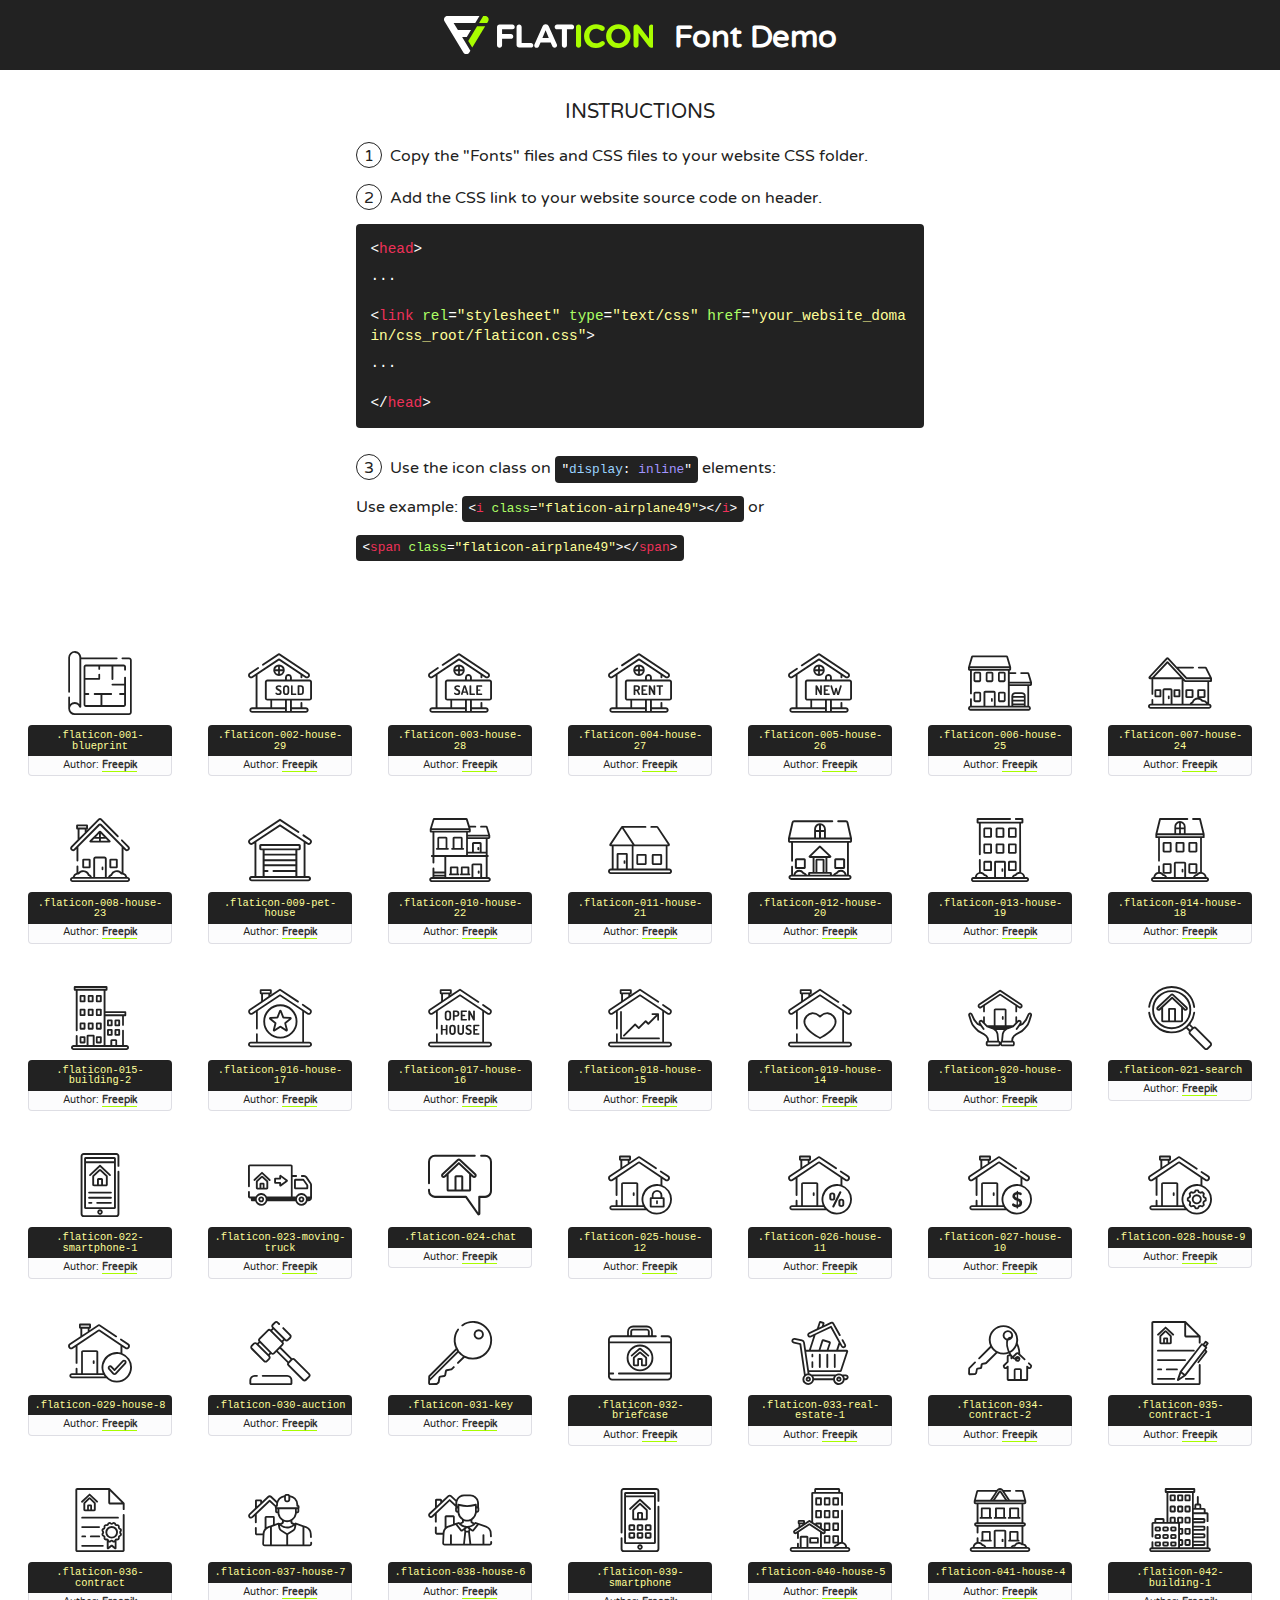
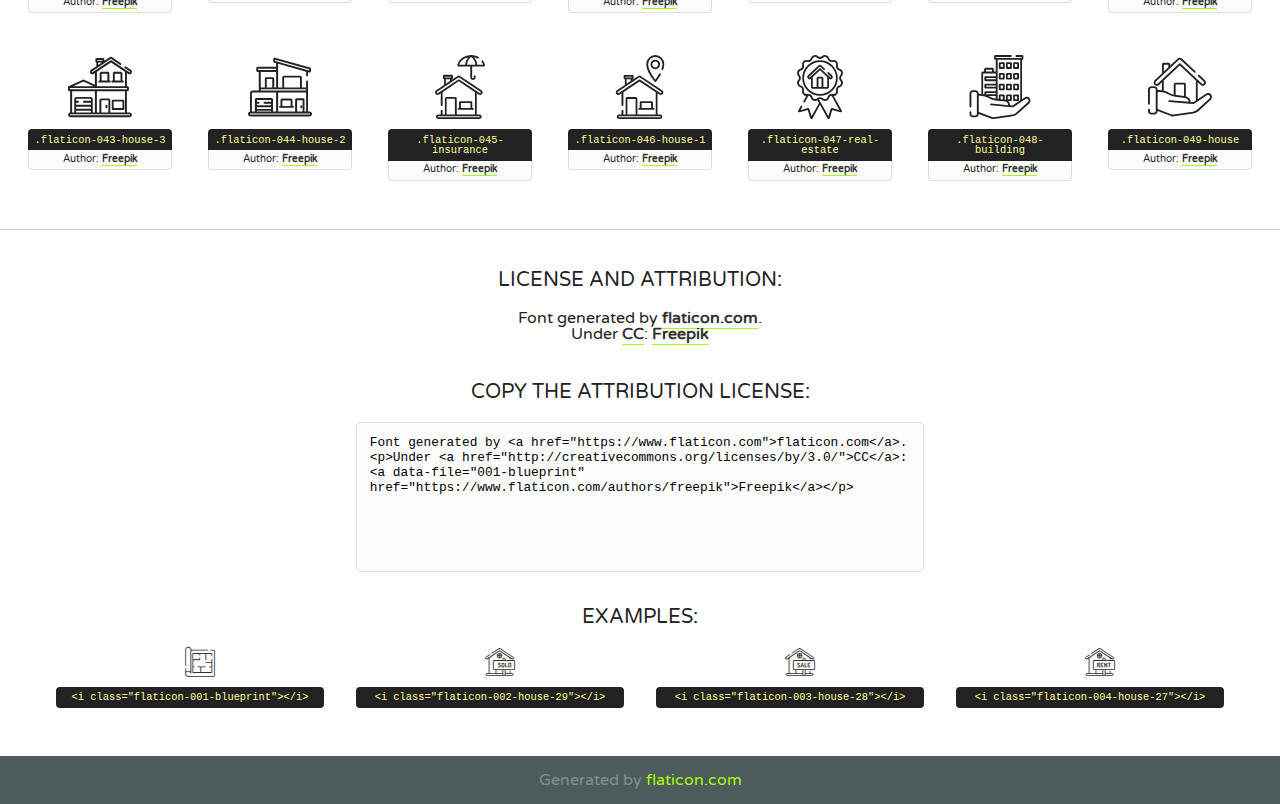
<file: icon-fonts/real-estate/flaticon.html>
<!DOCTYPE html>
<!--
  Flaticon icon font: Flaticon
  Creation date: 19/10/2017 12:44
-->
<html>
<!DOCTYPE html>
<html>

<head>
    <title>Flaticon WebFont</title>
    <link href="http://fonts.googleapis.com/css?family=Varela+Round" rel="stylesheet" type="text/css" />
    <link rel="stylesheet" type="text/css" href="flaticon.css">
    <meta charset="UTF-8">
    <style>
    html, body, div, span, applet, object, iframe,
    h1, h2, h3, h4, h5, h6, p, blockquote, pre,
    a, abbr, acronym, address, big, cite, code,
    del, dfn, em, img, ins, kbd, q, s, samp,
    small, strike, strong, sub, sup, tt, var,
    b, u, i, center,
    dl, dt, dd, ol, ul, li,
    fieldset, form, label, legend,
    table, caption, tbody, tfoot, thead, tr, th, td,
    article, aside, canvas, details, embed, 
    figure, figcaption, footer, header, hgroup, 
    menu, nav, output, ruby, section, summary,
    time, mark, audio, video {
        margin: 0;
        padding: 0;
        border: 0;
        font-size: 100%;
        font: inherit;
        vertical-align: baseline;
    }
    /* HTML5 display-role reset for older browsers */
    article, aside, details, figcaption, figure, 
    footer, header, hgroup, menu, nav, section {
        display: block;
    }
    body {
        line-height: 1;
    }
    ol, ul {
        list-style: none;
    }
    blockquote, q {
        quotes: none;
    }
    blockquote:before, blockquote:after,
    q:before, q:after {
        content: '';
        content: none;
    }
    table {
        border-collapse: collapse;
        border-spacing: 0;
    }
    body {
        font-family: 'Varela Round', Helvetica, Arial, sans-serif;
        font-size: 16px;
        color: #222;
    }
    a {
        color: #333;
        border-bottom: 1px solid #a9fd00;
        font-weight: bold;
        text-decoration: none;
    }
    * {
        -moz-box-sizing: border-box;
        -webkit-box-sizing: border-box;
        box-sizing: border-box;
        margin: 0;
        padding: 0;
    }
    [class^="flaticon-"]:before, [class*=" flaticon-"]:before, [class^="flaticon-"]:after, [class*=" flaticon-"]:after {
        font-family: Flaticon;
        font-size: 30px;
        font-style: normal;
        margin-left: 20px;
        color: #333;
    }
    .wrapper {
        max-width: 600px;
        margin: auto;
        padding: 0 1em;
    }
    .title {
        font-size: 1.25em;
        text-align: center;
        margin-bottom: 1em;
        text-transform: uppercase;
    }
    header {
        text-align: center;
        background-color: #222;
        color: #fff;
        padding: 1em;
    }
    header .logo {
        width: 210px;
        height: 38px;
        display: inline-block;
        vertical-align: middle;
        margin-right: 1em;
        border: none;
    }
    header strong {
        font-size: 1.95em;
        font-weight: bold;
        vertical-align: middle;
        margin-top: 5px;
        display: inline-block;
    }
    .demo {
        margin: 2em auto;
        line-height: 1.25em;
    }
    .demo ul li {
        margin-bottom: 1em;
    }
    .demo ul li .num {
        color: #222;
        border-radius: 20px;
        display: inline-block;
        width: 26px;
        padding: 3px;
        height: 26px;
        text-align: center;
        margin-right: 0.5em;
        border: 1px solid #222;
    }
    .demo ul li code {
        background-color: #222;
        border-radius: 4px;
        padding: 0.25em 0.5em;
        display: inline-block;
        color: #fff;
        font-family: Consolas,Monaco,Lucida Console,Liberation Mono,DejaVu Sans Mono,Bitstream Vera Sans Mono,Courier New, monospace;
        font-weight: lighter;
        margin-top: 1em;
        font-size: 0.8em;
        word-break: break-all;
    }
    .demo ul li code.big {
        padding: 1em;
        font-size: 0.9em;
    }
    .demo ul li code .red {
        color: #EF3159;
    }
    .demo ul li code .green {
        color: #ACFF65;
    }
    .demo ul li code .yellow {
        color: #FFFF99;
    }
    .demo ul li code .blue {
        color: #99D3FF;
    }
    .demo ul li code .purple {
        color: #A295FF;
    }
    .demo ul li code .dots {
        margin-top: 0.5em;
        display: block;
    }
    #glyphs {
        border-bottom: 1px solid #ccc;
        padding: 2em 0;
        text-align: center;
    }
    .glyph {
        display: inline-block;
        width: 9em;
        margin: 1em;
        text-align: center;
        vertical-align: top;
        background: #FFF;
    }
    .glyph .glyph-icon {
        padding: 10px;
        display: block;
        font-family:"Flaticon";
        font-size: 64px;
        line-height: 1;
    }
    .glyph .glyph-icon:before {
        font-size: 64px;
        color: #222;
        margin-left: 0;
    }
    .class-name {
        font-size: 0.65em;
        background-color: #222;
        color: #fff;
        border-radius: 4px 4px 0 0;
        padding: 0.5em;
        color: #FFFF99;
        font-family: Consolas,Monaco,Lucida Console,Liberation Mono,DejaVu Sans Mono,Bitstream Vera Sans Mono,Courier New, monospace;
    }
    .author-name {
        font-size: 0.6em;
        background-color: #fcfcfd;
        border: 1px solid #DEDEE4;
        border-top: 0;
        border-radius: 0 0 4px 4px;
        padding: 0.5em;
    }
    .class-name:last-child {
        font-size: 10px;
        color:#888;
    }
    .class-name:last-child a {
        font-size: 10px;
        color:#555;
    }
    .class-name:last-child a:hover {
        color:#a9fd00;
    }
    .glyph > input {
        display: block;
        width: 100px;
        margin: 5px auto;
        text-align: center;
        font-size: 12px;
        cursor: text;
    }
    .glyph > input.icon-input {
        font-family:"Flaticon";
        font-size: 16px;
        margin-bottom: 10px;
    }
    .attribution .title {
        margin-top: 2em;
    }
    .attribution textarea {
        background-color: #fcfcfd;
        padding: 1em;
        border: none;
        box-shadow: none;
        border: 1px solid #DEDEE4;
        border-radius: 4px;
        resize: none;
        width: 100%;
        height: 150px;
        font-size: 0.8em;
        font-family: Consolas,Monaco,Lucida Console,Liberation Mono,DejaVu Sans Mono,Bitstream Vera Sans Mono,Courier New, monospace;
        -webkit-appearance: none;
    }
    .iconsuse {
        margin: 2em auto;
        text-align: center;
        max-width: 1200px;
    }
    .iconsuse:after {
        content: '';
        display: table;
        clear: both;
    }
    .iconsuse .image {
        float: left;
        width: 25%;
        padding: 0 1em;
    }
    .iconsuse .image p {
        margin-bottom: 1em;
    }
    .iconsuse .image span {
        display: block;
        font-size: 0.65em;
        background-color: #222;
        color: #fff;
        border-radius: 4px;
        padding: 0.5em;
        color: #FFFF99;
        margin-top: 1em;
        font-family: Consolas,Monaco,Lucida Console,Liberation Mono,DejaVu Sans Mono,Bitstream Vera Sans Mono,Courier New, monospace;
    }
    #footer {
        text-align: center;
        background-color: #4C5B5C;
        color: #7c9192;
        padding: 1em;
    }
    #footer a {
        border: none;
        color: #a9fd00;
        font-weight: normal;
    }
    @media (max-width: 960px) {
        .iconsuse .image {
            width: 50%;
        }
    }
    @media (max-width: 560px) {
        .iconsuse .image {
            width: 100%;
        }
    }
    </style>
</head>

<body class="characters-off">

    <header>
        <a href="https://www.flaticon.com" target="_blank" class="logo">
            <svg version="1.1" xmlns="http://www.w3.org/2000/svg" xmlns:xlink="http://www.w3.org/1999/xlink" xmlns:a="http://ns.adobe.com/AdobeSVGViewerExtensions/3.0/" viewBox="0 0 560.875 102.036" enable-background="new 0 0 560.875 102.036" xml:space="preserve">
                <defs>
                </defs>
                <g>
                    <g class="letters">
                        <path fill="#ffffff" d="M141.596,29.675c0-3.777,2.985-6.767,6.764-6.767h34.438c3.426,0,6.15,2.728,6.15,6.15
                        c0,3.43-2.724,6.149-6.15,6.149h-27.674v13.091h23.719c3.429,0,6.151,2.724,6.151,6.15c0,3.43-2.723,6.149-6.151,6.149h-23.719
                        v17.574c0,3.773-2.986,6.761-6.764,6.761c-3.779,0-6.764-2.989-6.764-6.761V29.675z"></path>
                        <path fill="#ffffff" d="M193.844,29.149c0-3.781,2.985-6.767,6.764-6.767c3.776,0,6.763,2.985,6.763,6.767v42.957h25.039
                        c3.426,0,6.149,2.726,6.149,6.153c0,3.425-2.723,6.15-6.149,6.15h-31.802c-3.779,0-6.764-2.986-6.764-6.768V29.149z"></path>
                        <path fill="#ffffff" d="M241.891,75.71l21.438-48.407c1.492-3.341,4.215-5.357,7.906-5.357h0.792
                        c3.686,0,6.323,2.017,7.815,5.357l21.439,48.407c0.436,0.967,0.701,1.845,0.701,2.723c0,3.602-2.809,6.501-6.414,6.501
                        c-3.161,0-5.269-1.845-6.499-4.655l-4.132-9.661h-27.059l-4.301,10.102c-1.144,2.631-3.426,4.214-6.237,4.214
                        c-3.517,0-6.24-2.81-6.24-6.325C241.1,77.64,241.451,76.677,241.891,75.71z M279.932,58.666l-8.521-20.297l-8.526,20.297H279.932
                        z"></path>
                        <path fill="#ffffff" d="M314.864,35.387H301.86c-3.429,0-6.239-2.813-6.239-6.238c0-3.429,2.811-6.24,6.239-6.24h39.533
                        c3.426,0,6.237,2.811,6.237,6.24c0,3.425-2.811,6.238-6.237,6.238h-13.001v42.785c0,3.773-2.99,6.761-6.764,6.761
                        c-3.779,0-6.764-2.989-6.764-6.761V35.387z"></path>
                        <path fill="#A9FD00" d="M352.615,29.149c0-3.781,2.985-6.767,6.767-6.767c3.774,0,6.761,2.985,6.761,6.767v49.024
                        c0,3.773-2.987,6.761-6.761,6.761c-3.781,0-6.767-2.989-6.767-6.761V29.149z"></path>
                        <path fill="#A9FD00" d="M374.132,53.836v-0.179c0-17.481,13.178-31.801,32.065-31.801c9.22,0,15.459,2.458,20.557,6.238
                        c1.402,1.054,2.637,2.985,2.637,5.357c0,3.692-2.985,6.59-6.681,6.59c-1.845,0-3.071-0.702-4.044-1.319
                        c-3.776-2.813-7.729-4.393-12.562-4.393c-10.364,0-17.831,8.611-17.831,19.154v0.173c0,10.542,7.291,19.329,17.831,19.329
                        c5.715,0,9.492-1.756,13.359-4.834c1.049-0.874,2.458-1.491,4.039-1.491c3.429,0,6.325,2.813,6.325,6.236
                        c0,2.106-1.056,3.78-2.282,4.834c-5.539,4.834-12.036,7.733-21.878,7.733C387.572,85.464,374.132,71.493,374.132,53.836z"></path>
                        <path fill="#A9FD00" d="M433.009,53.836v-0.179c0-17.481,13.79-31.801,32.766-31.801c18.981,0,32.592,14.143,32.592,31.628v0.173
                        c0,17.483-13.785,31.807-32.769,31.807C446.625,85.464,433.009,71.32,433.009,53.836z M484.224,53.836v-0.179
                        c0-10.539-7.725-19.326-18.626-19.326c-10.893,0-18.449,8.611-18.449,19.154v0.173c0,10.542,7.73,19.329,18.626,19.329
                        C476.676,72.986,484.224,64.378,484.224,53.836z"></path>
                        <path fill="#A9FD00" d="M506.233,29.321c0-3.774,2.99-6.763,6.767-6.763h1.401c3.252,0,5.183,1.583,7.029,3.953l26.093,34.265
                        V29.059c0-3.692,2.99-6.677,6.681-6.677c3.683,0,6.671,2.985,6.671,6.677v48.934c0,3.78-2.987,6.765-6.764,6.765h-0.436
                        c-3.257,0-5.188-1.581-7.034-3.953l-27.056-35.492v32.944c0,3.687-2.985,6.676-6.678,6.676c-3.683,0-6.673-2.989-6.673-6.676
                        V29.321z"></path>
                    </g>
                    <g class="insignia">
                        <path fill="#ffffff" d="M48.372,56.137h12.517l11.156-18.537H37.186L25.688,18.539h57.825L94.668,0H9.271
                        C5.925,0,2.842,1.801,1.198,4.716c-1.644,2.907-1.593,6.482,0.134,9.343l50.38,83.501c1.678,2.781,4.689,4.476,7.938,4.476
                        c3.246,0,6.257-1.695,7.935-4.476l2.898-4.804L48.372,56.137z"></path>
                        <g class="i">
                            <path fill="#A9FD00" d="M93.575,18.539h0.031v0.004l21.652,0.004l2.705-4.488c1.727-2.861,1.778-6.436,0.133-9.343
                            C116.454,1.801,113.371,0,110.026,0h-5.294L93.575,18.539z"></path>
                            <polygon fill="#A9FD00" points="88.291,27.356 64.725,66.486 75.519,84.404 109.942,27.356"></polygon>
                        </g>
                    </g>
                </g>
            </svg>
        </a>
        <strong>Font Demo</strong>
    </header>


    <section class="demo wrapper">

        <p class="title">Instructions</p>

        <ul>
            <li>
                <span class="num">1</span>Copy the "Fonts" files and CSS files to your website CSS folder.
            </li>
            <li>
                <span class="num">2</span>Add the CSS link to your website source code on header.
                <code class="big">
                    &lt;<span class="red">head</span>&gt;
                    <br/><span class="dots">...</span>
                    <br/>&lt;<span class="red">link</span> <span class="green">rel</span>=<span class="yellow">"stylesheet"</span> <span class="green">type</span>=<span class="yellow">"text/css"</span> <span class="green">href</span>=<span class="yellow">"your_website_domain/css_root/flaticon.css"</span>&gt;
                    <br/><span class="dots">...</span>
                    <br/>&lt;/<span class="red">head</span>&gt;
                </code>
            </li>

            <li>
                <p>
                    <span class="num">3</span>Use the icon class on <code>"<span class="blue">display</span>:<span class="purple"> inline</span>"</code> elements:
                    <br />
                    Use example: <code>&lt;<span class="red">i</span> <span class="green">class</span>=<span class="yellow">&quot;flaticon-airplane49&quot;</span>&gt;&lt;/<span class="red">i</span>&gt;</code> or <code>&lt;<span class="red">span</span> <span class="green">class</span>=<span class="yellow">&quot;flaticon-airplane49&quot;</span>&gt;&lt;/<span class="red">span</span>&gt;</code>
            </li>
        </ul>

    </section>




   <section id="glyphs">          
    
      
        <div class="glyph"><div class="glyph-icon flaticon-001-blueprint"></div>
            <div class="class-name">.flaticon-001-blueprint</div>
            <div class="author-name">Author: <a data-file="001-blueprint" href="https://www.flaticon.com/authors/freepik">Freepik</a> </div> 
        </div>        
        
        <div class="glyph"><div class="glyph-icon flaticon-002-house-29"></div>
            <div class="class-name">.flaticon-002-house-29</div>
            <div class="author-name">Author: <a data-file="002-house-29" href="https://www.flaticon.com/authors/freepik">Freepik</a> </div> 
        </div>        
        
        <div class="glyph"><div class="glyph-icon flaticon-003-house-28"></div>
            <div class="class-name">.flaticon-003-house-28</div>
            <div class="author-name">Author: <a data-file="003-house-28" href="https://www.flaticon.com/authors/freepik">Freepik</a> </div> 
        </div>        
        
        <div class="glyph"><div class="glyph-icon flaticon-004-house-27"></div>
            <div class="class-name">.flaticon-004-house-27</div>
            <div class="author-name">Author: <a data-file="004-house-27" href="https://www.flaticon.com/authors/freepik">Freepik</a> </div> 
        </div>        
        
        <div class="glyph"><div class="glyph-icon flaticon-005-house-26"></div>
            <div class="class-name">.flaticon-005-house-26</div>
            <div class="author-name">Author: <a data-file="005-house-26" href="https://www.flaticon.com/authors/freepik">Freepik</a> </div> 
        </div>        
        
        <div class="glyph"><div class="glyph-icon flaticon-006-house-25"></div>
            <div class="class-name">.flaticon-006-house-25</div>
            <div class="author-name">Author: <a data-file="006-house-25" href="https://www.flaticon.com/authors/freepik">Freepik</a> </div> 
        </div>        
        
        <div class="glyph"><div class="glyph-icon flaticon-007-house-24"></div>
            <div class="class-name">.flaticon-007-house-24</div>
            <div class="author-name">Author: <a data-file="007-house-24" href="https://www.flaticon.com/authors/freepik">Freepik</a> </div> 
        </div>        
        
        <div class="glyph"><div class="glyph-icon flaticon-008-house-23"></div>
            <div class="class-name">.flaticon-008-house-23</div>
            <div class="author-name">Author: <a data-file="008-house-23" href="https://www.flaticon.com/authors/freepik">Freepik</a> </div> 
        </div>        
        
        <div class="glyph"><div class="glyph-icon flaticon-009-pet-house"></div>
            <div class="class-name">.flaticon-009-pet-house</div>
            <div class="author-name">Author: <a data-file="009-pet-house" href="https://www.flaticon.com/authors/freepik">Freepik</a> </div> 
        </div>        
        
        <div class="glyph"><div class="glyph-icon flaticon-010-house-22"></div>
            <div class="class-name">.flaticon-010-house-22</div>
            <div class="author-name">Author: <a data-file="010-house-22" href="https://www.flaticon.com/authors/freepik">Freepik</a> </div> 
        </div>        
        
        <div class="glyph"><div class="glyph-icon flaticon-011-house-21"></div>
            <div class="class-name">.flaticon-011-house-21</div>
            <div class="author-name">Author: <a data-file="011-house-21" href="https://www.flaticon.com/authors/freepik">Freepik</a> </div> 
        </div>        
        
        <div class="glyph"><div class="glyph-icon flaticon-012-house-20"></div>
            <div class="class-name">.flaticon-012-house-20</div>
            <div class="author-name">Author: <a data-file="012-house-20" href="https://www.flaticon.com/authors/freepik">Freepik</a> </div> 
        </div>        
        
        <div class="glyph"><div class="glyph-icon flaticon-013-house-19"></div>
            <div class="class-name">.flaticon-013-house-19</div>
            <div class="author-name">Author: <a data-file="013-house-19" href="https://www.flaticon.com/authors/freepik">Freepik</a> </div> 
        </div>        
        
        <div class="glyph"><div class="glyph-icon flaticon-014-house-18"></div>
            <div class="class-name">.flaticon-014-house-18</div>
            <div class="author-name">Author: <a data-file="014-house-18" href="https://www.flaticon.com/authors/freepik">Freepik</a> </div> 
        </div>        
        
        <div class="glyph"><div class="glyph-icon flaticon-015-building-2"></div>
            <div class="class-name">.flaticon-015-building-2</div>
            <div class="author-name">Author: <a data-file="015-building-2" href="https://www.flaticon.com/authors/freepik">Freepik</a> </div> 
        </div>        
        
        <div class="glyph"><div class="glyph-icon flaticon-016-house-17"></div>
            <div class="class-name">.flaticon-016-house-17</div>
            <div class="author-name">Author: <a data-file="016-house-17" href="https://www.flaticon.com/authors/freepik">Freepik</a> </div> 
        </div>        
        
        <div class="glyph"><div class="glyph-icon flaticon-017-house-16"></div>
            <div class="class-name">.flaticon-017-house-16</div>
            <div class="author-name">Author: <a data-file="017-house-16" href="https://www.flaticon.com/authors/freepik">Freepik</a> </div> 
        </div>        
        
        <div class="glyph"><div class="glyph-icon flaticon-018-house-15"></div>
            <div class="class-name">.flaticon-018-house-15</div>
            <div class="author-name">Author: <a data-file="018-house-15" href="https://www.flaticon.com/authors/freepik">Freepik</a> </div> 
        </div>        
        
        <div class="glyph"><div class="glyph-icon flaticon-019-house-14"></div>
            <div class="class-name">.flaticon-019-house-14</div>
            <div class="author-name">Author: <a data-file="019-house-14" href="https://www.flaticon.com/authors/freepik">Freepik</a> </div> 
        </div>        
        
        <div class="glyph"><div class="glyph-icon flaticon-020-house-13"></div>
            <div class="class-name">.flaticon-020-house-13</div>
            <div class="author-name">Author: <a data-file="020-house-13" href="https://www.flaticon.com/authors/freepik">Freepik</a> </div> 
        </div>        
        
        <div class="glyph"><div class="glyph-icon flaticon-021-search"></div>
            <div class="class-name">.flaticon-021-search</div>
            <div class="author-name">Author: <a data-file="021-search" href="https://www.flaticon.com/authors/freepik">Freepik</a> </div> 
        </div>        
        
        <div class="glyph"><div class="glyph-icon flaticon-022-smartphone-1"></div>
            <div class="class-name">.flaticon-022-smartphone-1</div>
            <div class="author-name">Author: <a data-file="022-smartphone-1" href="https://www.flaticon.com/authors/freepik">Freepik</a> </div> 
        </div>        
        
        <div class="glyph"><div class="glyph-icon flaticon-023-moving-truck"></div>
            <div class="class-name">.flaticon-023-moving-truck</div>
            <div class="author-name">Author: <a data-file="023-moving-truck" href="https://www.flaticon.com/authors/freepik">Freepik</a> </div> 
        </div>        
        
        <div class="glyph"><div class="glyph-icon flaticon-024-chat"></div>
            <div class="class-name">.flaticon-024-chat</div>
            <div class="author-name">Author: <a data-file="024-chat" href="https://www.flaticon.com/authors/freepik">Freepik</a> </div> 
        </div>        
        
        <div class="glyph"><div class="glyph-icon flaticon-025-house-12"></div>
            <div class="class-name">.flaticon-025-house-12</div>
            <div class="author-name">Author: <a data-file="025-house-12" href="https://www.flaticon.com/authors/freepik">Freepik</a> </div> 
        </div>        
        
        <div class="glyph"><div class="glyph-icon flaticon-026-house-11"></div>
            <div class="class-name">.flaticon-026-house-11</div>
            <div class="author-name">Author: <a data-file="026-house-11" href="https://www.flaticon.com/authors/freepik">Freepik</a> </div> 
        </div>        
        
        <div class="glyph"><div class="glyph-icon flaticon-027-house-10"></div>
            <div class="class-name">.flaticon-027-house-10</div>
            <div class="author-name">Author: <a data-file="027-house-10" href="https://www.flaticon.com/authors/freepik">Freepik</a> </div> 
        </div>        
        
        <div class="glyph"><div class="glyph-icon flaticon-028-house-9"></div>
            <div class="class-name">.flaticon-028-house-9</div>
            <div class="author-name">Author: <a data-file="028-house-9" href="https://www.flaticon.com/authors/freepik">Freepik</a> </div> 
        </div>        
        
        <div class="glyph"><div class="glyph-icon flaticon-029-house-8"></div>
            <div class="class-name">.flaticon-029-house-8</div>
            <div class="author-name">Author: <a data-file="029-house-8" href="https://www.flaticon.com/authors/freepik">Freepik</a> </div> 
        </div>        
        
        <div class="glyph"><div class="glyph-icon flaticon-030-auction"></div>
            <div class="class-name">.flaticon-030-auction</div>
            <div class="author-name">Author: <a data-file="030-auction" href="https://www.flaticon.com/authors/freepik">Freepik</a> </div> 
        </div>        
        
        <div class="glyph"><div class="glyph-icon flaticon-031-key"></div>
            <div class="class-name">.flaticon-031-key</div>
            <div class="author-name">Author: <a data-file="031-key" href="https://www.flaticon.com/authors/freepik">Freepik</a> </div> 
        </div>        
        
        <div class="glyph"><div class="glyph-icon flaticon-032-briefcase"></div>
            <div class="class-name">.flaticon-032-briefcase</div>
            <div class="author-name">Author: <a data-file="032-briefcase" href="https://www.flaticon.com/authors/freepik">Freepik</a> </div> 
        </div>        
        
        <div class="glyph"><div class="glyph-icon flaticon-033-real-estate-1"></div>
            <div class="class-name">.flaticon-033-real-estate-1</div>
            <div class="author-name">Author: <a data-file="033-real-estate-1" href="https://www.flaticon.com/authors/freepik">Freepik</a> </div> 
        </div>        
        
        <div class="glyph"><div class="glyph-icon flaticon-034-contract-2"></div>
            <div class="class-name">.flaticon-034-contract-2</div>
            <div class="author-name">Author: <a data-file="034-contract-2" href="https://www.flaticon.com/authors/freepik">Freepik</a> </div> 
        </div>        
        
        <div class="glyph"><div class="glyph-icon flaticon-035-contract-1"></div>
            <div class="class-name">.flaticon-035-contract-1</div>
            <div class="author-name">Author: <a data-file="035-contract-1" href="https://www.flaticon.com/authors/freepik">Freepik</a> </div> 
        </div>        
        
        <div class="glyph"><div class="glyph-icon flaticon-036-contract"></div>
            <div class="class-name">.flaticon-036-contract</div>
            <div class="author-name">Author: <a data-file="036-contract" href="https://www.flaticon.com/authors/freepik">Freepik</a> </div> 
        </div>        
        
        <div class="glyph"><div class="glyph-icon flaticon-037-house-7"></div>
            <div class="class-name">.flaticon-037-house-7</div>
            <div class="author-name">Author: <a data-file="037-house-7" href="https://www.flaticon.com/authors/freepik">Freepik</a> </div> 
        </div>        
        
        <div class="glyph"><div class="glyph-icon flaticon-038-house-6"></div>
            <div class="class-name">.flaticon-038-house-6</div>
            <div class="author-name">Author: <a data-file="038-house-6" href="https://www.flaticon.com/authors/freepik">Freepik</a> </div> 
        </div>        
        
        <div class="glyph"><div class="glyph-icon flaticon-039-smartphone"></div>
            <div class="class-name">.flaticon-039-smartphone</div>
            <div class="author-name">Author: <a data-file="039-smartphone" href="https://www.flaticon.com/authors/freepik">Freepik</a> </div> 
        </div>        
        
        <div class="glyph"><div class="glyph-icon flaticon-040-house-5"></div>
            <div class="class-name">.flaticon-040-house-5</div>
            <div class="author-name">Author: <a data-file="040-house-5" href="https://www.flaticon.com/authors/freepik">Freepik</a> </div> 
        </div>        
        
        <div class="glyph"><div class="glyph-icon flaticon-041-house-4"></div>
            <div class="class-name">.flaticon-041-house-4</div>
            <div class="author-name">Author: <a data-file="041-house-4" href="https://www.flaticon.com/authors/freepik">Freepik</a> </div> 
        </div>        
        
        <div class="glyph"><div class="glyph-icon flaticon-042-building-1"></div>
            <div class="class-name">.flaticon-042-building-1</div>
            <div class="author-name">Author: <a data-file="042-building-1" href="https://www.flaticon.com/authors/freepik">Freepik</a> </div> 
        </div>        
        
        <div class="glyph"><div class="glyph-icon flaticon-043-house-3"></div>
            <div class="class-name">.flaticon-043-house-3</div>
            <div class="author-name">Author: <a data-file="043-house-3" href="https://www.flaticon.com/authors/freepik">Freepik</a> </div> 
        </div>        
        
        <div class="glyph"><div class="glyph-icon flaticon-044-house-2"></div>
            <div class="class-name">.flaticon-044-house-2</div>
            <div class="author-name">Author: <a data-file="044-house-2" href="https://www.flaticon.com/authors/freepik">Freepik</a> </div> 
        </div>        
        
        <div class="glyph"><div class="glyph-icon flaticon-045-insurance"></div>
            <div class="class-name">.flaticon-045-insurance</div>
            <div class="author-name">Author: <a data-file="045-insurance" href="https://www.flaticon.com/authors/freepik">Freepik</a> </div> 
        </div>        
        
        <div class="glyph"><div class="glyph-icon flaticon-046-house-1"></div>
            <div class="class-name">.flaticon-046-house-1</div>
            <div class="author-name">Author: <a data-file="046-house-1" href="https://www.flaticon.com/authors/freepik">Freepik</a> </div> 
        </div>        
        
        <div class="glyph"><div class="glyph-icon flaticon-047-real-estate"></div>
            <div class="class-name">.flaticon-047-real-estate</div>
            <div class="author-name">Author: <a data-file="047-real-estate" href="https://www.flaticon.com/authors/freepik">Freepik</a> </div> 
        </div>        
        
        <div class="glyph"><div class="glyph-icon flaticon-048-building"></div>
            <div class="class-name">.flaticon-048-building</div>
            <div class="author-name">Author: <a data-file="048-building" href="https://www.flaticon.com/authors/freepik">Freepik</a> </div> 
        </div>        
        
        <div class="glyph"><div class="glyph-icon flaticon-049-house"></div>
            <div class="class-name">.flaticon-049-house</div>
            <div class="author-name">Author: <a data-file="049-house" href="https://www.flaticon.com/authors/freepik">Freepik</a> </div> 
        </div>        
        

    </section>



    <section class="attribution wrapper"   style="text-align:center;">

      <div class="title">License and attribution:</div><div class="attrDiv">Font generated by <a href="https://www.flaticon.com">flaticon.com</a>. <div><p>Under <a href="http://creativecommons.org/licenses/by/3.0/">CC</a>: <a data-file="001-blueprint" href="https://www.flaticon.com/authors/freepik">Freepik</a></p>  </div>
      </div>
      <div class="title">Copy the Attribution License:</div>

    <textarea onclick="this.focus();this.select();">Font generated by &lt;a href=&quot;https://www.flaticon.com&quot;&gt;flaticon.com&lt;/a&gt;. <p>Under <a href="http://creativecommons.org/licenses/by/3.0/">CC</a>: <a data-file="001-blueprint" href="https://www.flaticon.com/authors/freepik">Freepik</a></p>  
     </textarea>

    </section>

    <section class="iconsuse">

          <div class="title">Examples:</div>            
             
            <div class="image">
                <p>
                    <i class="glyph-icon flaticon-001-blueprint"></i> 
                    <span>&lt;i class=&quot;flaticon-001-blueprint&quot;&gt;&lt;/i&gt;</span>
                </p>
            </div>
            
            <div class="image">
                <p>
                    <i class="glyph-icon flaticon-002-house-29"></i> 
                    <span>&lt;i class=&quot;flaticon-002-house-29&quot;&gt;&lt;/i&gt;</span>
                </p>
            </div>
            
            <div class="image">
                <p>
                    <i class="glyph-icon flaticon-003-house-28"></i> 
                    <span>&lt;i class=&quot;flaticon-003-house-28&quot;&gt;&lt;/i&gt;</span>
                </p>
            </div>
            
            <div class="image">
                <p>
                    <i class="glyph-icon flaticon-004-house-27"></i> 
                    <span>&lt;i class=&quot;flaticon-004-house-27&quot;&gt;&lt;/i&gt;</span>
                </p>
            </div>
                       
        </div>
                            
    </section>

<div id="footer">
    <div>Generated by <a href="https://www.flaticon.com">flaticon.com</a>
    </div>
</div>



</body>
</html>
</file>
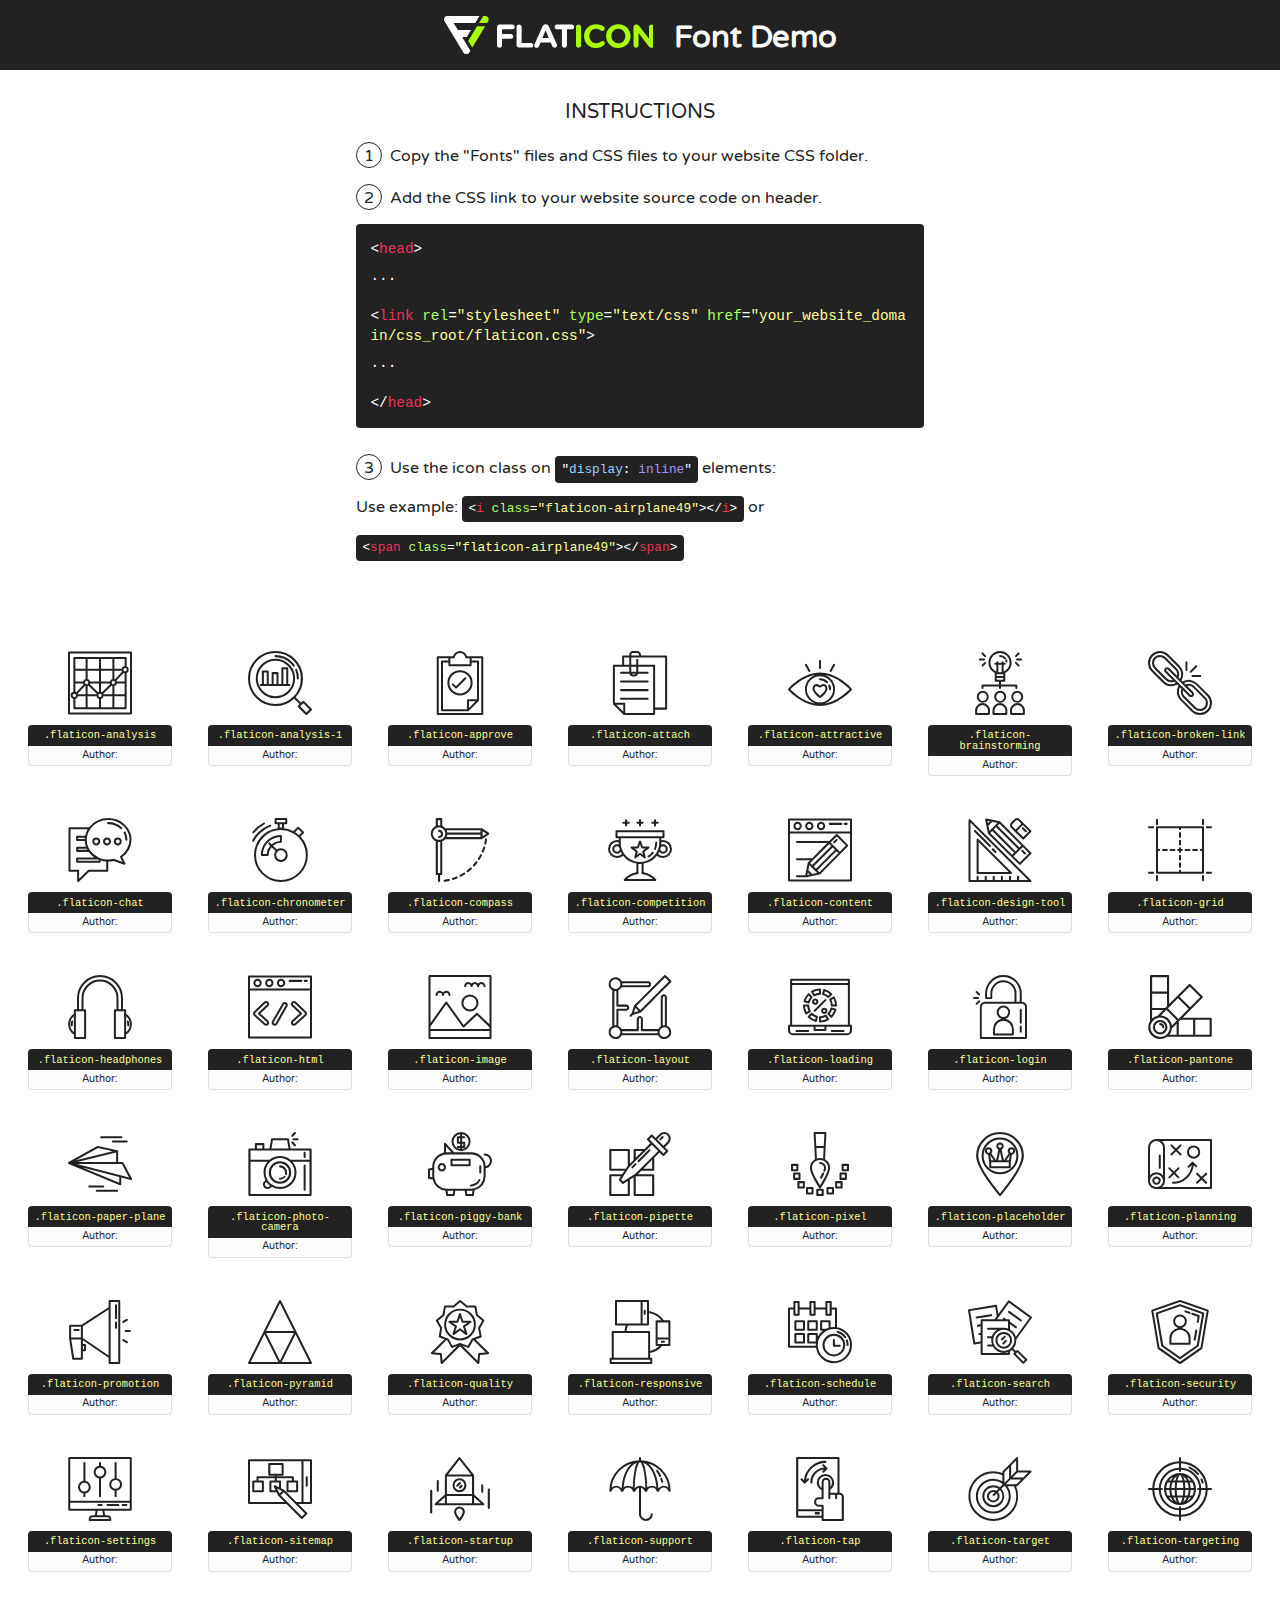
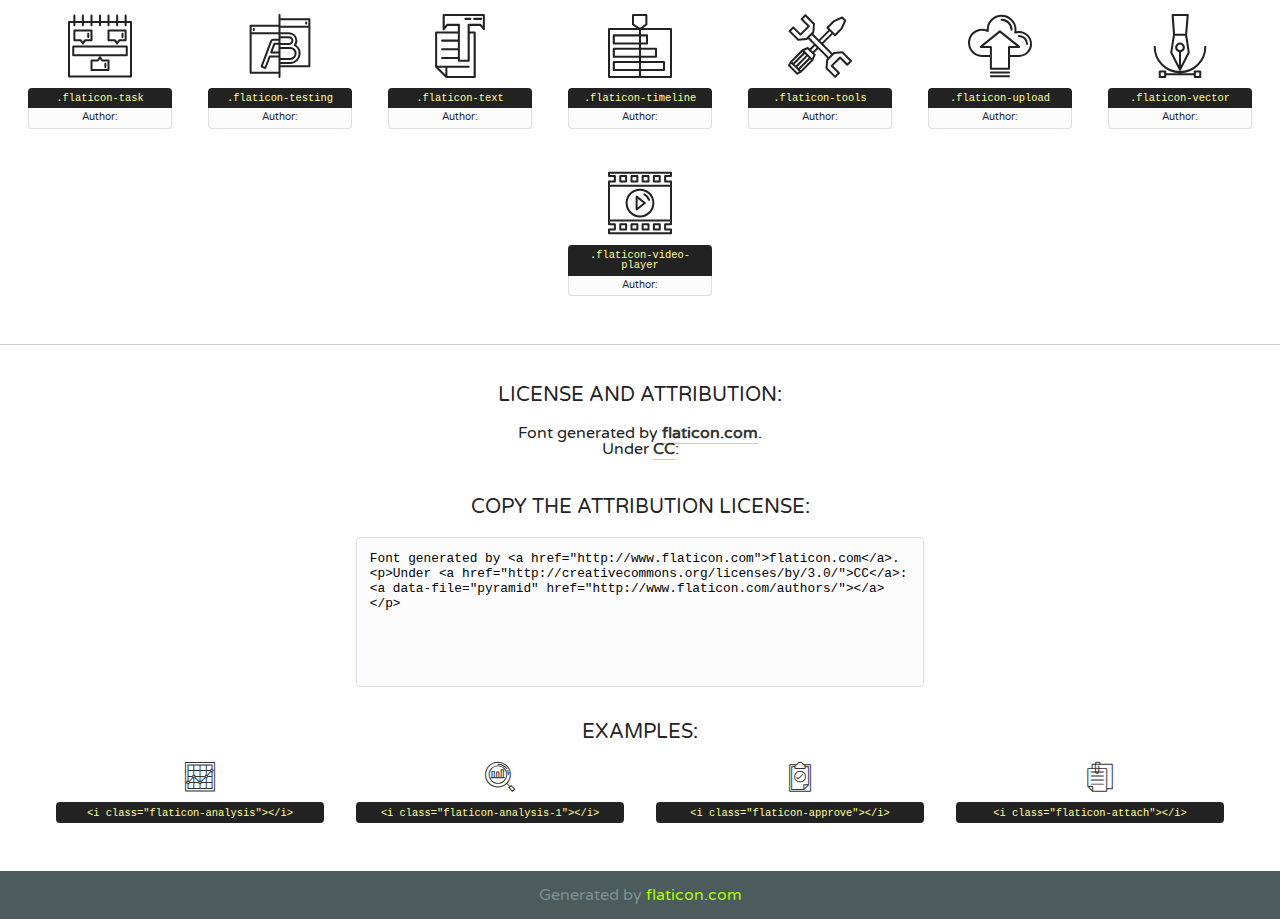
<file: icon-fonts/web-design/how-to-use.html>
<!DOCTYPE html>
<!--
  Flaticon icon font: Flaticon
  Creation date: 08/11/2016 12:36
-->
<html>
<!DOCTYPE html>
<html>

<head>
    <title>Flaticon WebFont</title>
    <link href="http://fonts.googleapis.com/css?family=Varela+Round" rel="stylesheet" type="text/css" />
    <link rel="stylesheet" type="text/css" href="flaticon.css">
    <meta charset="UTF-8">
    <style>
    html, body, div, span, applet, object, iframe,
    h1, h2, h3, h4, h5, h6, p, blockquote, pre,
    a, abbr, acronym, address, big, cite, code,
    del, dfn, em, img, ins, kbd, q, s, samp,
    small, strike, strong, sub, sup, tt, var,
    b, u, i, center,
    dl, dt, dd, ol, ul, li,
    fieldset, form, label, legend,
    table, caption, tbody, tfoot, thead, tr, th, td,
    article, aside, canvas, details, embed, 
    figure, figcaption, footer, header, hgroup, 
    menu, nav, output, ruby, section, summary,
    time, mark, audio, video {
        margin: 0;
        padding: 0;
        border: 0;
        font-size: 100%;
        font: inherit;
        vertical-align: baseline;
    }
    /* HTML5 display-role reset for older browsers */
    article, aside, details, figcaption, figure, 
    footer, header, hgroup, menu, nav, section {
        display: block;
    }
    body {
        line-height: 1;
    }
    ol, ul {
        list-style: none;
    }
    blockquote, q {
        quotes: none;
    }
    blockquote:before, blockquote:after,
    q:before, q:after {
        content: '';
        content: none;
    }
    table {
        border-collapse: collapse;
        border-spacing: 0;
    }
    body {
        font-family: 'Varela Round', Helvetica, Arial, sans-serif;
        font-size: 16px;
        color: #222;
    }
    a {
        color: #333;
        border-bottom: 1px solid #a9fd00;
        font-weight: bold;
        text-decoration: none;
    }
    * {
        -moz-box-sizing: border-box;
        -webkit-box-sizing: border-box;
        box-sizing: border-box;
        margin: 0;
        padding: 0;
    }
    [class^="flaticon-"]:before, [class*=" flaticon-"]:before, [class^="flaticon-"]:after, [class*=" flaticon-"]:after {
        font-family: Flaticon;
        font-size: 30px;
        font-style: normal;
        margin-left: 20px;
        color: #333;
    }
    .wrapper {
        max-width: 600px;
        margin: auto;
        padding: 0 1em;
    }
    .title {
        font-size: 1.25em;
        text-align: center;
        margin-bottom: 1em;
        text-transform: uppercase;
    }
    header {
        text-align: center;
        background-color: #222;
        color: #fff;
        padding: 1em;
    }
    header .logo {
        width: 210px;
        height: 38px;
        display: inline-block;
        vertical-align: middle;
        margin-right: 1em;
        border: none;
    }
    header strong {
        font-size: 1.95em;
        font-weight: bold;
        vertical-align: middle;
        margin-top: 5px;
        display: inline-block;
    }
    .demo {
        margin: 2em auto;
        line-height: 1.25em;
    }
    .demo ul li {
        margin-bottom: 1em;
    }
    .demo ul li .num {
        color: #222;
        border-radius: 20px;
        display: inline-block;
        width: 26px;
        padding: 3px;
        height: 26px;
        text-align: center;
        margin-right: 0.5em;
        border: 1px solid #222;
    }
    .demo ul li code {
        background-color: #222;
        border-radius: 4px;
        padding: 0.25em 0.5em;
        display: inline-block;
        color: #fff;
        font-family: Consolas,Monaco,Lucida Console,Liberation Mono,DejaVu Sans Mono,Bitstream Vera Sans Mono,Courier New, monospace;
        font-weight: lighter;
        margin-top: 1em;
        font-size: 0.8em;
        word-break: break-all;
    }
    .demo ul li code.big {
        padding: 1em;
        font-size: 0.9em;
    }
    .demo ul li code .red {
        color: #EF3159;
    }
    .demo ul li code .green {
        color: #ACFF65;
    }
    .demo ul li code .yellow {
        color: #FFFF99;
    }
    .demo ul li code .blue {
        color: #99D3FF;
    }
    .demo ul li code .purple {
        color: #A295FF;
    }
    .demo ul li code .dots {
        margin-top: 0.5em;
        display: block;
    }
    #glyphs {
        border-bottom: 1px solid #ccc;
        padding: 2em 0;
        text-align: center;
    }
    .glyph {
        display: inline-block;
        width: 9em;
        margin: 1em;
        text-align: center;
        vertical-align: top;
        background: #FFF;
    }
    .glyph .glyph-icon {
        padding: 10px;
        display: block;
        font-family:"Flaticon";
        font-size: 64px;
        line-height: 1;
    }
    .glyph .glyph-icon:before {
        font-size: 64px;
        color: #222;
        margin-left: 0;
    }
    .class-name {
        font-size: 0.65em;
        background-color: #222;
        color: #fff;
        border-radius: 4px 4px 0 0;
        padding: 0.5em;
        color: #FFFF99;
        font-family: Consolas,Monaco,Lucida Console,Liberation Mono,DejaVu Sans Mono,Bitstream Vera Sans Mono,Courier New, monospace;
    }
    .author-name {
        font-size: 0.6em;
        background-color: #fcfcfd;
        border: 1px solid #DEDEE4;
        border-top: 0;
        border-radius: 0 0 4px 4px;
        padding: 0.5em;
    }
    .class-name:last-child {
        font-size: 10px;
        color:#888;
    }
    .class-name:last-child a {
        font-size: 10px;
        color:#555;
    }
    .class-name:last-child a:hover {
        color:#a9fd00;
    }
    .glyph > input {
        display: block;
        width: 100px;
        margin: 5px auto;
        text-align: center;
        font-size: 12px;
        cursor: text;
    }
    .glyph > input.icon-input {
        font-family:"Flaticon";
        font-size: 16px;
        margin-bottom: 10px;
    }
    .attribution .title {
        margin-top: 2em;
    }
    .attribution textarea {
        background-color: #fcfcfd;
        padding: 1em;
        border: none;
        box-shadow: none;
        border: 1px solid #DEDEE4;
        border-radius: 4px;
        resize: none;
        width: 100%;
        height: 150px;
        font-size: 0.8em;
        font-family: Consolas,Monaco,Lucida Console,Liberation Mono,DejaVu Sans Mono,Bitstream Vera Sans Mono,Courier New, monospace;
        -webkit-appearance: none;
    }
    .iconsuse {
        margin: 2em auto;
        text-align: center;
        max-width: 1200px;
    }
    .iconsuse:after {
        content: '';
        display: table;
        clear: both;
    }
    .iconsuse .image {
        float: left;
        width: 25%;
        padding: 0 1em;
    }
    .iconsuse .image p {
        margin-bottom: 1em;
    }
    .iconsuse .image span {
        display: block;
        font-size: 0.65em;
        background-color: #222;
        color: #fff;
        border-radius: 4px;
        padding: 0.5em;
        color: #FFFF99;
        margin-top: 1em;
        font-family: Consolas,Monaco,Lucida Console,Liberation Mono,DejaVu Sans Mono,Bitstream Vera Sans Mono,Courier New, monospace;
    }
    #footer {
        text-align: center;
        background-color: #4C5B5C;
        color: #7c9192;
        padding: 1em;
    }
    #footer a {
        border: none;
        color: #a9fd00;
        font-weight: normal;
    }
    @media (max-width: 960px) {
        .iconsuse .image {
            width: 50%;
        }
    }
    @media (max-width: 560px) {
        .iconsuse .image {
            width: 100%;
        }
    }
    </style>
</head>

<body class="characters-off">

    <header>
        <a href="http://www.flaticon.com" target="_blank" class="logo">
            <svg version="1.1" xmlns="http://www.w3.org/2000/svg" xmlns:xlink="http://www.w3.org/1999/xlink" xmlns:a="http://ns.adobe.com/AdobeSVGViewerExtensions/3.0/" viewBox="0 0 560.875 102.036" enable-background="new 0 0 560.875 102.036" xml:space="preserve">
                <defs>
                </defs>
                <g>
                    <g class="letters">
                        <path fill="#ffffff" d="M141.596,29.675c0-3.777,2.985-6.767,6.764-6.767h34.438c3.426,0,6.15,2.728,6.15,6.15
                        c0,3.43-2.724,6.149-6.15,6.149h-27.674v13.091h23.719c3.429,0,6.151,2.724,6.151,6.15c0,3.43-2.723,6.149-6.151,6.149h-23.719
                        v17.574c0,3.773-2.986,6.761-6.764,6.761c-3.779,0-6.764-2.989-6.764-6.761V29.675z"></path>
                        <path fill="#ffffff" d="M193.844,29.149c0-3.781,2.985-6.767,6.764-6.767c3.776,0,6.763,2.985,6.763,6.767v42.957h25.039
                        c3.426,0,6.149,2.726,6.149,6.153c0,3.425-2.723,6.15-6.149,6.15h-31.802c-3.779,0-6.764-2.986-6.764-6.768V29.149z"></path>
                        <path fill="#ffffff" d="M241.891,75.71l21.438-48.407c1.492-3.341,4.215-5.357,7.906-5.357h0.792
                        c3.686,0,6.323,2.017,7.815,5.357l21.439,48.407c0.436,0.967,0.701,1.845,0.701,2.723c0,3.602-2.809,6.501-6.414,6.501
                        c-3.161,0-5.269-1.845-6.499-4.655l-4.132-9.661h-27.059l-4.301,10.102c-1.144,2.631-3.426,4.214-6.237,4.214
                        c-3.517,0-6.24-2.81-6.24-6.325C241.1,77.64,241.451,76.677,241.891,75.71z M279.932,58.666l-8.521-20.297l-8.526,20.297H279.932
                        z"></path>
                        <path fill="#ffffff" d="M314.864,35.387H301.86c-3.429,0-6.239-2.813-6.239-6.238c0-3.429,2.811-6.24,6.239-6.24h39.533
                        c3.426,0,6.237,2.811,6.237,6.24c0,3.425-2.811,6.238-6.237,6.238h-13.001v42.785c0,3.773-2.99,6.761-6.764,6.761
                        c-3.779,0-6.764-2.989-6.764-6.761V35.387z"></path>
                        <path fill="#A9FD00" d="M352.615,29.149c0-3.781,2.985-6.767,6.767-6.767c3.774,0,6.761,2.985,6.761,6.767v49.024
                        c0,3.773-2.987,6.761-6.761,6.761c-3.781,0-6.767-2.989-6.767-6.761V29.149z"></path>
                        <path fill="#A9FD00" d="M374.132,53.836v-0.179c0-17.481,13.178-31.801,32.065-31.801c9.22,0,15.459,2.458,20.557,6.238
                        c1.402,1.054,2.637,2.985,2.637,5.357c0,3.692-2.985,6.59-6.681,6.59c-1.845,0-3.071-0.702-4.044-1.319
                        c-3.776-2.813-7.729-4.393-12.562-4.393c-10.364,0-17.831,8.611-17.831,19.154v0.173c0,10.542,7.291,19.329,17.831,19.329
                        c5.715,0,9.492-1.756,13.359-4.834c1.049-0.874,2.458-1.491,4.039-1.491c3.429,0,6.325,2.813,6.325,6.236
                        c0,2.106-1.056,3.78-2.282,4.834c-5.539,4.834-12.036,7.733-21.878,7.733C387.572,85.464,374.132,71.493,374.132,53.836z"></path>
                        <path fill="#A9FD00" d="M433.009,53.836v-0.179c0-17.481,13.79-31.801,32.766-31.801c18.981,0,32.592,14.143,32.592,31.628v0.173
                        c0,17.483-13.785,31.807-32.769,31.807C446.625,85.464,433.009,71.32,433.009,53.836z M484.224,53.836v-0.179
                        c0-10.539-7.725-19.326-18.626-19.326c-10.893,0-18.449,8.611-18.449,19.154v0.173c0,10.542,7.73,19.329,18.626,19.329
                        C476.676,72.986,484.224,64.378,484.224,53.836z"></path>
                        <path fill="#A9FD00" d="M506.233,29.321c0-3.774,2.99-6.763,6.767-6.763h1.401c3.252,0,5.183,1.583,7.029,3.953l26.093,34.265
                        V29.059c0-3.692,2.99-6.677,6.681-6.677c3.683,0,6.671,2.985,6.671,6.677v48.934c0,3.78-2.987,6.765-6.764,6.765h-0.436
                        c-3.257,0-5.188-1.581-7.034-3.953l-27.056-35.492v32.944c0,3.687-2.985,6.676-6.678,6.676c-3.683,0-6.673-2.989-6.673-6.676
                        V29.321z"></path>
                    </g>
                    <g class="insignia">
                        <path fill="#ffffff" d="M48.372,56.137h12.517l11.156-18.537H37.186L25.688,18.539h57.825L94.668,0H9.271
                        C5.925,0,2.842,1.801,1.198,4.716c-1.644,2.907-1.593,6.482,0.134,9.343l50.38,83.501c1.678,2.781,4.689,4.476,7.938,4.476
                        c3.246,0,6.257-1.695,7.935-4.476l2.898-4.804L48.372,56.137z"></path>
                        <g class="i">
                            <path fill="#A9FD00" d="M93.575,18.539h0.031v0.004l21.652,0.004l2.705-4.488c1.727-2.861,1.778-6.436,0.133-9.343
                            C116.454,1.801,113.371,0,110.026,0h-5.294L93.575,18.539z"></path>
                            <polygon fill="#A9FD00" points="88.291,27.356 64.725,66.486 75.519,84.404 109.942,27.356"></polygon>
                        </g>
                    </g>
                </g>
            </svg>
        </a>
        <strong>Font Demo</strong>
    </header>


    <section class="demo wrapper">

        <p class="title">Instructions</p>

        <ul>
            <li>
                <span class="num">1</span>Copy the "Fonts" files and CSS files to your website CSS folder.
            </li>
            <li>
                <span class="num">2</span>Add the CSS link to your website source code on header.
                <code class="big">
                    &lt;<span class="red">head</span>&gt;
                    <br/><span class="dots">...</span>
                    <br/>&lt;<span class="red">link</span> <span class="green">rel</span>=<span class="yellow">"stylesheet"</span> <span class="green">type</span>=<span class="yellow">"text/css"</span> <span class="green">href</span>=<span class="yellow">"your_website_domain/css_root/flaticon.css"</span>&gt;
                    <br/><span class="dots">...</span>
                    <br/>&lt;/<span class="red">head</span>&gt;
                </code>
            </li>

            <li>
                <p>
                    <span class="num">3</span>Use the icon class on <code>"<span class="blue">display</span>:<span class="purple"> inline</span>"</code> elements:
                    <br />
                    Use example: <code>&lt;<span class="red">i</span> <span class="green">class</span>=<span class="yellow">&quot;flaticon-airplane49&quot;</span>&gt;&lt;/<span class="red">i</span>&gt;</code> or <code>&lt;<span class="red">span</span> <span class="green">class</span>=<span class="yellow">&quot;flaticon-airplane49&quot;</span>&gt;&lt;/<span class="red">span</span>&gt;</code>
            </li>
        </ul>

    </section>




   <section id="glyphs">          
    
      
        <div class="glyph"><div class="glyph-icon flaticon-analysis"></div>
            <div class="class-name">.flaticon-analysis</div>
            <div class="author-name">Author: <a data-file="analysis" href="http://www.flaticon.com/authors/"></a> </div> 
        </div>        
        
        <div class="glyph"><div class="glyph-icon flaticon-analysis-1"></div>
            <div class="class-name">.flaticon-analysis-1</div>
            <div class="author-name">Author: <a data-file="analysis-1" href="http://www.flaticon.com/authors/"></a> </div> 
        </div>        
        
        <div class="glyph"><div class="glyph-icon flaticon-approve"></div>
            <div class="class-name">.flaticon-approve</div>
            <div class="author-name">Author: <a data-file="approve" href="http://www.flaticon.com/authors/"></a> </div> 
        </div>        
        
        <div class="glyph"><div class="glyph-icon flaticon-attach"></div>
            <div class="class-name">.flaticon-attach</div>
            <div class="author-name">Author: <a data-file="attach" href="http://www.flaticon.com/authors/"></a> </div> 
        </div>        
        
        <div class="glyph"><div class="glyph-icon flaticon-attractive"></div>
            <div class="class-name">.flaticon-attractive</div>
            <div class="author-name">Author: <a data-file="attractive" href="http://www.flaticon.com/authors/"></a> </div> 
        </div>        
        
        <div class="glyph"><div class="glyph-icon flaticon-brainstorming"></div>
            <div class="class-name">.flaticon-brainstorming</div>
            <div class="author-name">Author: <a data-file="brainstorming" href="http://www.flaticon.com/authors/"></a> </div> 
        </div>        
        
        <div class="glyph"><div class="glyph-icon flaticon-broken-link"></div>
            <div class="class-name">.flaticon-broken-link</div>
            <div class="author-name">Author: <a data-file="broken-link" href="http://www.flaticon.com/authors/"></a> </div> 
        </div>        
        
        <div class="glyph"><div class="glyph-icon flaticon-chat"></div>
            <div class="class-name">.flaticon-chat</div>
            <div class="author-name">Author: <a data-file="chat" href="http://www.flaticon.com/authors/"></a> </div> 
        </div>        
        
        <div class="glyph"><div class="glyph-icon flaticon-chronometer"></div>
            <div class="class-name">.flaticon-chronometer</div>
            <div class="author-name">Author: <a data-file="chronometer" href="http://www.flaticon.com/authors/"></a> </div> 
        </div>        
        
        <div class="glyph"><div class="glyph-icon flaticon-compass"></div>
            <div class="class-name">.flaticon-compass</div>
            <div class="author-name">Author: <a data-file="compass" href="http://www.flaticon.com/authors/"></a> </div> 
        </div>        
        
        <div class="glyph"><div class="glyph-icon flaticon-competition"></div>
            <div class="class-name">.flaticon-competition</div>
            <div class="author-name">Author: <a data-file="competition" href="http://www.flaticon.com/authors/"></a> </div> 
        </div>        
        
        <div class="glyph"><div class="glyph-icon flaticon-content"></div>
            <div class="class-name">.flaticon-content</div>
            <div class="author-name">Author: <a data-file="content" href="http://www.flaticon.com/authors/"></a> </div> 
        </div>        
        
        <div class="glyph"><div class="glyph-icon flaticon-design-tool"></div>
            <div class="class-name">.flaticon-design-tool</div>
            <div class="author-name">Author: <a data-file="design-tool" href="http://www.flaticon.com/authors/"></a> </div> 
        </div>        
        
        <div class="glyph"><div class="glyph-icon flaticon-grid"></div>
            <div class="class-name">.flaticon-grid</div>
            <div class="author-name">Author: <a data-file="grid" href="http://www.flaticon.com/authors/"></a> </div> 
        </div>        
        
        <div class="glyph"><div class="glyph-icon flaticon-headphones"></div>
            <div class="class-name">.flaticon-headphones</div>
            <div class="author-name">Author: <a data-file="headphones" href="http://www.flaticon.com/authors/"></a> </div> 
        </div>        
        
        <div class="glyph"><div class="glyph-icon flaticon-html"></div>
            <div class="class-name">.flaticon-html</div>
            <div class="author-name">Author: <a data-file="html" href="http://www.flaticon.com/authors/"></a> </div> 
        </div>        
        
        <div class="glyph"><div class="glyph-icon flaticon-image"></div>
            <div class="class-name">.flaticon-image</div>
            <div class="author-name">Author: <a data-file="image" href="http://www.flaticon.com/authors/"></a> </div> 
        </div>        
        
        <div class="glyph"><div class="glyph-icon flaticon-layout"></div>
            <div class="class-name">.flaticon-layout</div>
            <div class="author-name">Author: <a data-file="layout" href="http://www.flaticon.com/authors/"></a> </div> 
        </div>        
        
        <div class="glyph"><div class="glyph-icon flaticon-loading"></div>
            <div class="class-name">.flaticon-loading</div>
            <div class="author-name">Author: <a data-file="loading" href="http://www.flaticon.com/authors/"></a> </div> 
        </div>        
        
        <div class="glyph"><div class="glyph-icon flaticon-login"></div>
            <div class="class-name">.flaticon-login</div>
            <div class="author-name">Author: <a data-file="login" href="http://www.flaticon.com/authors/"></a> </div> 
        </div>        
        
        <div class="glyph"><div class="glyph-icon flaticon-pantone"></div>
            <div class="class-name">.flaticon-pantone</div>
            <div class="author-name">Author: <a data-file="pantone" href="http://www.flaticon.com/authors/"></a> </div> 
        </div>        
        
        <div class="glyph"><div class="glyph-icon flaticon-paper-plane"></div>
            <div class="class-name">.flaticon-paper-plane</div>
            <div class="author-name">Author: <a data-file="paper-plane" href="http://www.flaticon.com/authors/"></a> </div> 
        </div>        
        
        <div class="glyph"><div class="glyph-icon flaticon-photo-camera"></div>
            <div class="class-name">.flaticon-photo-camera</div>
            <div class="author-name">Author: <a data-file="photo-camera" href="http://www.flaticon.com/authors/"></a> </div> 
        </div>        
        
        <div class="glyph"><div class="glyph-icon flaticon-piggy-bank"></div>
            <div class="class-name">.flaticon-piggy-bank</div>
            <div class="author-name">Author: <a data-file="piggy-bank" href="http://www.flaticon.com/authors/"></a> </div> 
        </div>        
        
        <div class="glyph"><div class="glyph-icon flaticon-pipette"></div>
            <div class="class-name">.flaticon-pipette</div>
            <div class="author-name">Author: <a data-file="pipette" href="http://www.flaticon.com/authors/"></a> </div> 
        </div>        
        
        <div class="glyph"><div class="glyph-icon flaticon-pixel"></div>
            <div class="class-name">.flaticon-pixel</div>
            <div class="author-name">Author: <a data-file="pixel" href="http://www.flaticon.com/authors/"></a> </div> 
        </div>        
        
        <div class="glyph"><div class="glyph-icon flaticon-placeholder"></div>
            <div class="class-name">.flaticon-placeholder</div>
            <div class="author-name">Author: <a data-file="placeholder" href="http://www.flaticon.com/authors/"></a> </div> 
        </div>        
        
        <div class="glyph"><div class="glyph-icon flaticon-planning"></div>
            <div class="class-name">.flaticon-planning</div>
            <div class="author-name">Author: <a data-file="planning" href="http://www.flaticon.com/authors/"></a> </div> 
        </div>        
        
        <div class="glyph"><div class="glyph-icon flaticon-promotion"></div>
            <div class="class-name">.flaticon-promotion</div>
            <div class="author-name">Author: <a data-file="promotion" href="http://www.flaticon.com/authors/"></a> </div> 
        </div>        
        
        <div class="glyph"><div class="glyph-icon flaticon-pyramid"></div>
            <div class="class-name">.flaticon-pyramid</div>
            <div class="author-name">Author: <a data-file="pyramid" href="http://www.flaticon.com/authors/"></a> </div> 
        </div>        
        
        <div class="glyph"><div class="glyph-icon flaticon-quality"></div>
            <div class="class-name">.flaticon-quality</div>
            <div class="author-name">Author: <a data-file="quality" href="http://www.flaticon.com/authors/"></a> </div> 
        </div>        
        
        <div class="glyph"><div class="glyph-icon flaticon-responsive"></div>
            <div class="class-name">.flaticon-responsive</div>
            <div class="author-name">Author: <a data-file="responsive" href="http://www.flaticon.com/authors/"></a> </div> 
        </div>        
        
        <div class="glyph"><div class="glyph-icon flaticon-schedule"></div>
            <div class="class-name">.flaticon-schedule</div>
            <div class="author-name">Author: <a data-file="schedule" href="http://www.flaticon.com/authors/"></a> </div> 
        </div>        
        
        <div class="glyph"><div class="glyph-icon flaticon-search"></div>
            <div class="class-name">.flaticon-search</div>
            <div class="author-name">Author: <a data-file="search" href="http://www.flaticon.com/authors/"></a> </div> 
        </div>        
        
        <div class="glyph"><div class="glyph-icon flaticon-security"></div>
            <div class="class-name">.flaticon-security</div>
            <div class="author-name">Author: <a data-file="security" href="http://www.flaticon.com/authors/"></a> </div> 
        </div>        
        
        <div class="glyph"><div class="glyph-icon flaticon-settings"></div>
            <div class="class-name">.flaticon-settings</div>
            <div class="author-name">Author: <a data-file="settings" href="http://www.flaticon.com/authors/"></a> </div> 
        </div>        
        
        <div class="glyph"><div class="glyph-icon flaticon-sitemap"></div>
            <div class="class-name">.flaticon-sitemap</div>
            <div class="author-name">Author: <a data-file="sitemap" href="http://www.flaticon.com/authors/"></a> </div> 
        </div>        
        
        <div class="glyph"><div class="glyph-icon flaticon-startup"></div>
            <div class="class-name">.flaticon-startup</div>
            <div class="author-name">Author: <a data-file="startup" href="http://www.flaticon.com/authors/"></a> </div> 
        </div>        
        
        <div class="glyph"><div class="glyph-icon flaticon-support"></div>
            <div class="class-name">.flaticon-support</div>
            <div class="author-name">Author: <a data-file="support" href="http://www.flaticon.com/authors/"></a> </div> 
        </div>        
        
        <div class="glyph"><div class="glyph-icon flaticon-tap"></div>
            <div class="class-name">.flaticon-tap</div>
            <div class="author-name">Author: <a data-file="tap" href="http://www.flaticon.com/authors/"></a> </div> 
        </div>        
        
        <div class="glyph"><div class="glyph-icon flaticon-target"></div>
            <div class="class-name">.flaticon-target</div>
            <div class="author-name">Author: <a data-file="target" href="http://www.flaticon.com/authors/"></a> </div> 
        </div>        
        
        <div class="glyph"><div class="glyph-icon flaticon-targeting"></div>
            <div class="class-name">.flaticon-targeting</div>
            <div class="author-name">Author: <a data-file="targeting" href="http://www.flaticon.com/authors/"></a> </div> 
        </div>        
        
        <div class="glyph"><div class="glyph-icon flaticon-task"></div>
            <div class="class-name">.flaticon-task</div>
            <div class="author-name">Author: <a data-file="task" href="http://www.flaticon.com/authors/"></a> </div> 
        </div>        
        
        <div class="glyph"><div class="glyph-icon flaticon-testing"></div>
            <div class="class-name">.flaticon-testing</div>
            <div class="author-name">Author: <a data-file="testing" href="http://www.flaticon.com/authors/"></a> </div> 
        </div>        
        
        <div class="glyph"><div class="glyph-icon flaticon-text"></div>
            <div class="class-name">.flaticon-text</div>
            <div class="author-name">Author: <a data-file="text" href="http://www.flaticon.com/authors/"></a> </div> 
        </div>        
        
        <div class="glyph"><div class="glyph-icon flaticon-timeline"></div>
            <div class="class-name">.flaticon-timeline</div>
            <div class="author-name">Author: <a data-file="timeline" href="http://www.flaticon.com/authors/"></a> </div> 
        </div>        
        
        <div class="glyph"><div class="glyph-icon flaticon-tools"></div>
            <div class="class-name">.flaticon-tools</div>
            <div class="author-name">Author: <a data-file="tools" href="http://www.flaticon.com/authors/"></a> </div> 
        </div>        
        
        <div class="glyph"><div class="glyph-icon flaticon-upload"></div>
            <div class="class-name">.flaticon-upload</div>
            <div class="author-name">Author: <a data-file="upload" href="http://www.flaticon.com/authors/"></a> </div> 
        </div>        
        
        <div class="glyph"><div class="glyph-icon flaticon-vector"></div>
            <div class="class-name">.flaticon-vector</div>
            <div class="author-name">Author: <a data-file="vector" href="http://www.flaticon.com/authors/"></a> </div> 
        </div>        
        
        <div class="glyph"><div class="glyph-icon flaticon-video-player"></div>
            <div class="class-name">.flaticon-video-player</div>
            <div class="author-name">Author: <a data-file="video-player" href="http://www.flaticon.com/authors/"></a> </div> 
        </div>        
        

    </section>



    <section class="attribution wrapper"   style="text-align:center;">

      <div class="title">License and attribution:</div><div class="attrDiv">Font generated by <a href="http://www.flaticon.com">flaticon.com</a>. <div><p>Under <a href="http://creativecommons.org/licenses/by/3.0/">CC</a>: <a data-file="pyramid" href="http://www.flaticon.com/authors/"></a></p>  </div>
      </div>
      <div class="title">Copy the Attribution License:</div>

    <textarea onclick="this.focus();this.select();">Font generated by &lt;a href=&quot;http://www.flaticon.com&quot;&gt;flaticon.com&lt;/a&gt;. <p>Under <a href="http://creativecommons.org/licenses/by/3.0/">CC</a>: <a data-file="pyramid" href="http://www.flaticon.com/authors/"></a></p>  
     </textarea>

    </section>

    <section class="iconsuse">

          <div class="title">Examples:</div>            
             
            <div class="image">
                <p>
                    <i class="glyph-icon flaticon-analysis"></i> 
                    <span>&lt;i class=&quot;flaticon-analysis&quot;&gt;&lt;/i&gt;</span>
                </p>
            </div>
            
            <div class="image">
                <p>
                    <i class="glyph-icon flaticon-analysis-1"></i> 
                    <span>&lt;i class=&quot;flaticon-analysis-1&quot;&gt;&lt;/i&gt;</span>
                </p>
            </div>
            
            <div class="image">
                <p>
                    <i class="glyph-icon flaticon-approve"></i> 
                    <span>&lt;i class=&quot;flaticon-approve&quot;&gt;&lt;/i&gt;</span>
                </p>
            </div>
            
            <div class="image">
                <p>
                    <i class="glyph-icon flaticon-attach"></i> 
                    <span>&lt;i class=&quot;flaticon-attach&quot;&gt;&lt;/i&gt;</span>
                </p>
            </div>
                       
        </div>
                            
    </section>

<div id="footer">
    <div>Generated by <a href="http://www.flaticon.com">flaticon.com</a>
    </div>
</div>



</body>
</html>
</file>
<file: css/style.css>
/* --------------------------------- */
/* Css Styles                        */
/*---------------------------------- */

/**
	Mat - vCard Template
	Author : Tavonline
	Copyright 2017

/* Table of Content
==================================================
	
	1. Body and Core Css
	2. Profile Section
	3. Navigation
	4. Home Section
	5. Resume Section
    6. Portfolio Section
    7. Blog Section
    8. Testimonial Section
    9. Contact Section
    10. Footer Section
    11. Realtor Portfolio 
    12. Photo Gallery Widgets
    13. Table Widget
    14. Pricing Widget
    15. Events Widget
    16. Discography Widget
    17. Responsive

/*------------------------ 1 Body and Core Css ------------------------*/		


.portfolio img.item{
    width: 100%;
}

body{
    font-family: 'Roboto', sans-serif;
    background:#fafafa;
    overflow-x: hidden;
    position: relative;
    background: url(../images/bg.png) #fafafa;
}

.geometric-shapes{
    position: absolute;
    width: 100%;
}

html{
	height: 100%;
}

/* Typography */

hr{
    width: 100%;
    background: #efefef;
}

.blog-title{
    font-size: 26px;
    font-weight: bold;
    line-height: 30px;
}

.page-title i{
    font-size: 18px;
    color: #d2d2d2;
}

.timeline-title{
    font-size: 18px;
    font-weight: 500;
    margin-left: 25px;
    line-height: 30px;
}

.section-title{
    position: relative;
    display: inline-block;    
    padding: 0 3px;
}

.section-title h1, .section-title h2, .section-title h3, .section-title h4 ,.section-title h5{
    font-size: 18px;
    font-weight: 600;
    position: relative;
}

.section-title span{
    position: absolute;
    height: 7px;
    width: 100%;
    bottom: 0;
    opacity: 0.4;    
    left:0;
}

.site-btn{
    font-size: 14px;
    font-weight: 500;
    border: 0;
    border-radius: 50px;
    -webkit-border-radius: 50px;
    -moz-border-radius: 50px;
    padding: 1px 29px;
    line-height: 35px;
}

.site-btn.black{
    background: #000 !important;
}

.cbp-l-loadMore-link.site-btn{
    font-family: 'Roboto', sans-serif !important;
    font-size: 14px !important;
    font-weight: 500 !important;
    border: 0 !important;
    border-radius: 50px;
    -webkit-border-radius: 50px;
    -moz-border-radius: 50px;
    padding: 1px 29px !important;
    line-height: 35px !important;
}

.site-btn:hover{
   transition: all ease 0.3s;   
}

.site-btn.icon{
    text-align: left;
    padding: 1px 6px 1px 19px;
}

.site-btn.icon i{
    color: #000;
    background: #fff;
    margin-left: 15px;
    border-radius: 50px;
    font-size: 11px;
    height: 27px;
    width: 27px;
    float: right;
    text-align: center;
    line-height: 29px;    
    margin-top: 4px;
}

#content{
    background: #fff;
    box-shadow: 0px 2px 92px 0px rgba(0, 0, 0, 0.07);
    -webkit-box-shadow: 0px 2px 92px 0px rgba(0, 0, 0, 0.07);
    -moz-box-shadow: 0px 2px 92px 0px rgba(0, 0, 0, 0.07);
}


p{
    font-size: 13px;
    color: #4c4c4c;
    line-height: 24px;
 }

.little-text{
    color: #989898;
    font-weight: 400;
    line-height: 18px;
}

blockquote {
    font-weight: 600;
    font-size: 18px;
    line-height: 30px;
}

h1{
    font-size: 50px;
    font-weight: 500;  
}

h2{
    font-size: 43px;
    font-weight: 500;
}

h3{
    font-size: 37px;
    font-weight: 500;  
}

h4{
    font-size: 32px;
    font-weight: 500;
}

h5{
    font-size: 26px;
    font-weight: 500;
}

h6{
    font-size: 20px;
    font-weight: 500;
}


/* Margins & Paddings */

.top_15{
    margin-top: 15px;
}

.top_30{
    margin-top: 30px;
}

.top_45{
    margin-top: 45px;
}

.top_60{
    margin-top: 60px;
}

.top_90{
    margin-top: 90px;
}

.top_120{
    margin-top: 120px;
}

.padding_30{
   padding-top: 30px; 
}

.padding_45{
   padding-top: 45px; 
}

.padding_50{
   padding-top: 50px; 
}

.padding_60{
   padding-top: 60px; 
}

.padding_90{
   padding-top: 90px; 
}

.bottom_15{
    margin-bottom: 15px;
}

.bottom_30{
    margin-bottom: 30px;
}

.bottom_45{
    margin-bottom: 45px;
}

.bottom_60{
    margin-bottom: 60px;
}

.bottom_90{
    margin-bottom: 90px;
}

.bottom_120{
    margin-bottom: 120px;
}

.padbot_15{
    padding-bottom: 15px;
}

.padbot_30{
    padding-bottom: 30px;
}

.padbot_45{
    padding-bottom: 45px;
}

.padbot_50{
    padding-bottom: 50px;
}

.padbot_60{
    padding-bottom: 60px;
}


/*Spinner*/

#preloader {
    background-color:#fff;
    position: fixed;
    top:0;
    left:0;
    width: 100%;
    height: 100%; 
    z-index: 1000;
    display:table;
    text-align: center;
}

@keyframes spinner {
  to {transform: rotate(360deg);}
}
 
.spinner:before {
    content: '';
    box-sizing: border-box;
    position: absolute;
    top: 50%;
    left: 50%;
    width: 60px;
    height: 60px;
    margin-top: -30px;
    margin-left: -30px;
    border-radius: 50%;
    border: 1px solid #ccc;
    animation: spinner .6s linear infinite;
}

.spinner:after{
    content: '';
    position: absolute;
    top: 50%;
    left: 50%;
    width: 50px;
    height: 50px;
    margin-top: -25px;
    margin-left: -25px;
    border-radius: 50px;
    background: url(../images/spinner.jpg) center center;
}

/*------------------------ 2 Profile Section ------------------------*/

.profile{
    background: #fff;
    border-radius: 6px;
    -moz-border-radius: 6px;
    -webkit-border-radius: 6px;
    -o-border-radius: 6px;
    width: 100%;
    display: inline-block;    
    box-shadow: 0px 2px 92px 0px rgba(0, 0, 0, 0.07);
    -webkit-box-shadow: 0px 2px 92px 0px rgba(0, 0, 0, 0.07);
    -moz-box-shadow: 0px 2px 92px 0px rgba(0, 0, 0, 0.07);
}

.profile-name{
    line-height: 18px;
    padding: 20px;
}

.profile .name{
    text-transform: uppercase;
    font-size: 17px;
    font-weight: bold;
}

.profile .job{
    font-size: 13px;
    color: #777777;
}

.profile-image {
    margin-top: -18px;
    -webkit-clip-path: polygon(0 9%, 100% 0, 100% 94%, 0% 100%);
    clip-path: polygon(0 9%, 100% 0, 100% 94%, 0% 100%);
}

.profile-image img{
    width: 100%;
}

ul.profile-information{
    list-style: none;
    margin: 8px 0px 8px 35px;
}

ul.profile-information li{
    border-left: solid 2px #eee;
    padding: 0 0 23px 20px;
    font-size: 14px;
    color: #787878;
}

ul.profile-information li p{
    font-size: 13.5px;
    color: #7F7F7F;
    line-height: 12px;
}

ul.profile-information li:last-child{
    border: 0;
    margin-left: 2px;
    margin-top: -2px;
}

ul.profile-information li:before{
    content: "";
    border: solid 2px;
    width: 8px;
    height: 8px;
    border-radius: 50px;
    -moz-border-radius: 50px;
    -webkit-border-radius: 50px;
    font-size: 8px;
    margin-left: -25px;
    margin-top: 2px;
    font-weight: 400;
    background: #fff;
    display: block;
    position: absolute;
}

ul.profile-information li span{
    color: #000;
}


ul.profile-information li:first-child{
    padding-bottom: 10px;    
    padding-left: 30px;
    position: relative;
}

ul.profile-information li:first-child img {
    margin: -44px -44px;
    display: inline-block;
    position: absolute;
    width: 25px;
}

ul.profile-information li:first-child:before{
    /*content: '\f2c0';
    font-family: FontAwesome;
    font-size: 13.5px;*/
    margin-left: -51px;
    margin-top: -30px;
    margin-bottom: 20px;
    position: relative;
    border: 0;
    width: 40px;
    height: 40px;
    padding: 11px 14px;
  box-shadow: 0px 2px 32px 0px rgba(4, 123, 248, 0.3);
}

ul.profile-information li:first-child:after{
    background: url(../images/glasses-w.png) no-repeat;
    content: '';
    width: 30px;
    height: 10px;
    position: absolute;
    top: 0;
    left: 0;
    margin: 16px -15px;
    background-size: 27px 10px;
}

.profile .site-btn{
    margin: 18px auto 30px;
    display: block;
}


/*------------------------ 3 Navigation ------------------------*/

header nav{
    background: #fff;
    display: inline-block;
    border-radius: 6px;
    -moz-border-radius: 6px;
    -webkit-border-radius: 6px;
    height: 70px;
    width: 100%;
    margin-bottom: 30px;
    line-height: 70px;
    box-shadow: 0px 2px 92px 0px rgba(0, 0, 0, 0.07);
    -webkit-box-shadow: 0px 2px 92px 0px rgba(0, 0, 0, 0.07);
    -moz-box-shadow: 0px 2px 92px 0px rgba(0, 0, 0, 0.07);
}

header nav ul li{
    float: left;
}

header nav ul li a{
    font-size: 14px;
    font-weight: bold;
    color: #000;
    padding: 0 10px;
    line-height: 73px;
    display: block;
}

header nav ul li a:hover{
    transition: all ease 0.3s;
    -webkit-transition: all ease 0.3s;
    -moz-transition: all ease 0.3s;   
}

header nav ul li a:after{
    border-right: 1px solid #dfdfdf;
}

header nav a.home-btn{
    color: #fff;
    border-radius: 6px 0 0 6px;
    -webkit-border-radius: 6px 0 0 6px;
    -moz-border-radius: 6px 0 0 6px;
    padding: 0px 24px;
    float: left;
    height: 70px;
    line-height: 70px;
    margin-right: 10px;
    transition: all ease 0.4s;    
    line-height: 77px;
}

header nav a.home-btn:hover{
    transition: all ease 0.3s;
    -webkit-transition: all ease 0.3s;
    -moz-transition: all ease 0.3s;
}

header nav a.home-btn i{
    font-size: 21px;
}

header nav .site-btn{
    margin: 18px 18px 0 5px;  
}

.social-icons a {
    color: #000;
    font-size: 12px;
    transition: all ease 0.2s;
    width: 24px;
    height: 18px;
    display: inline-block;
}


.social-icons a:hover {
    font-size: 14px;
}

.fb:hover{
    color: #3b5998!important;
    transition: all ease 0.2s;
}

.tw:hover{
    color: #55acee!important;
    transition: all ease 0.2s;
}

.ins:hover{
    color: #cd486b!important;
    transition: all ease 0.2s;
}

.bh:hover{
    color: #1769ff!important;
    transition: all ease 0.2s;
}

.dr:hover{
    color: #ea4c89!important;
    transition: all ease 0.2s;
}

header nav .menuout{
    z-index: 10
}

header nav .menuout{
    display: none;
} 

/*------------------------ 4 Home Section ------------------------*/

#content{
    min-height: 500px;
    border-radius: 6px;
    -moz-border-radius: 6px;
    -webkit-border-radius: 6px;
    padding: 15px;
}

section{
    padding-left: 30px !important;
    padding-right: 30px !important;
}

section.line{
    border-bottom: solid 1px #efefef;
}

section:last-child{
    border:0;
}

section.graybg{
    background: #fafafa;
}

.services .service span.title{
    font-size: 14px;
    font-weight: 500;
    line-height: 30px;
}

.clients .client{
    background: #fff;
    padding: 18px;
    border-radius: 8px;
    box-shadow: 0px 0px 48px 0px rgba(4, 6, 4, 0.08);
    width: 100%;    
    padding: 26px 16px;
}
/*
.clients .col-md-3:nth-child(2) .client {
    padding: 23px 18px;
}*/


.clients .client img {
    width: 100%;
}

.service .icon i:before {
    font-size: 44px;
    margin-left: 0;
}

.service{
    background: #fff;
    border-radius: 8px;
    -webkit-border-radius: 8px;
    -moz-border-radius: 8px;
    padding: 20px;
   box-shadow: 0px 0px 48px 0px rgba(4, 6, 4, 0.08);
   min-height: 186px;
}

/*------------------------ 5 Resume Section ------------------------*/

ul.timeline{
    margin-left: 10px;
}

.timeline li{
    border-left: solid 2px #ececec;
    list-style: none;
    padding: 0 0 40px 30px;
}

.timeline li:before{
    content: "";
    border: solid 2px;
    width: 8px;
    height: 8px;
    border-radius: 50px;
    -moz-border-radius: 50px;
    -webkit-border-radius: 50px;
    font-size: 8px;
    margin-left: -35px;
    font-weight: 400;
    background: #fff;
    display: block;
    position: absolute;
    margin-top: -1px;
}

.timeline li .line-title{
    font-size: 16px;
    line-height: 6px;
}

.timeline li:first-child{
    padding: 0 0 60px 19px;
}

.timeline li:first-child:before{
    border: 0;
    background: none;
    position: relative;
}

.timeline li:first-child i{
    float: left;
    margin-left: -30px;
    padding: 18px 16px;
    border-radius: 30px;
    margin: -13px -45px;
    background: #fff;
    width: 53px;
    text-align: center;
}

.timeline li .section-title{
    padding-left: 20px;
}

.timeline li span {
    font-size: 12px;
    padding: 9px 0;
    display: block;
}

.timeline li:last-child{
    border: 0;
    margin-left: 2px;
}

/* Skills */

.skill-list li {
    list-style: none;
}

.skill-list h3 {
    font-size: 12px;
}

.skill-list .progress {
    margin: 10px 0 20px;
    display: block;
    height: 5px;
    position: relative;
    width: 100%;
    overflow: visible;
    border-radius: 50px;
    -moz-border-radius: 50px;
    -webkit-border-radius: 50px;
    -ms-border-radius: 50px;
    -o-border-radius: 50px;
    background: #dfdfdf;
    box-shadow: 0;
}

.skill-list .progress .percentage {
    border-radius: 50px 0 0 50px;
    -moz-border-radius: 50px 0 0 50px;
    -webkit-border-radius: 50px 0 0 50px;
    -ms-border-radius: 50px 0 0 50px;
    -o-border-radius: 50px 0 0 50px;
    bottom: 0;
    position: absolute;
    top: 0;
}


/*------------------------ 6 Portfolio Section ------------------------*/


#portfolio .cbp-item{
    padding: 15px !important;
}

#portfolio section {
    padding-left: 15px !important;
    padding-right: 15px !important;
}

#portfolio .cbp-item-wrapper {
    border-radius: 6px;
    -webkit-border-radius:6px;
    -moz-border-radius: 6px;
    display: inline-block;
    overflow: hidden;
    box-shadow: 0px 0px 48px 0px rgba(4, 6, 4, 0.08);
    -webkit-box-shadow: 0px 0px 48px 0px rgba(4, 6, 4, 0.08);
    -moz-box-shadow: 0px 0px 48px 0px rgba(4, 6, 4, 0.08);
/*    transition: all ease 0.3s;
    -webkit-transition: all ease 0.3s;
    -moz-transition: all ease 0.3s;*/
}

.content-header{
    z-index: 5;
}

#portfolio .cbp-item-wrapper:hover {
    transition: all ease 0.3s;
    -webkit-transition: all ease 0.3s;
    -moz-transition: all ease 0.3s;
    box-shadow: 0px 0px 20px 0px rgba(4, 6, 4, 0.08);
    -webkit-box-shadow: 0px 0px 20px 0px rgba(4, 6, 4, 0.08);
    -moz-box-shadow: 0px 0px 20px 0px rgba(4, 6, 4, 0.08);
}

#portfolio .cbp-item figure img, .work figure{
    width: 100%;
}

#portfolio .cbp-item figcaption .title{
    font-size: 14px;
    color: #000;
}

#portfolio .cbp-item figcaption{
    padding: 14px;
}

#portfolio .cbp-item figcaption .info{
    font-size: 13px;
    color: #989898;
    line-height: 18px;
    display: block;
} 

#portfolio #filters-container .cbp-filter-item{
    font-size: 14px;
    color: #787878;
    cursor: pointer;
    float: left;
    margin-right: 15px;
}

#portfolio .cbp-item:hover figure .icon{
    opacity: 0.9;
    transition: all ease 0.3s;
    -webkit-transition: all ease 0.3s;
    -moz-transition: all ease 0.3s;
    transform: translate(0,-25px);
    -webkit-transform: translate(0,-25px);
    -moz-transform: translate(0,-25px);
}


#portfolio .cbp-item figure .icon {
    position: absolute;
    left: 0;
    right: 0;
    text-align: center;
    opacity: 0;
    display: table-cell;
    vertical-align: middle;
    top: 50%;
    margin-top: -20px;
    transition: all ease 0.3s;
}

#portfolio .cbp-item figure .icon i{
    color: #fff;
    padding: 17px 0 16px;
    min-width: 50px;
    border-radius: 50px;
    text-align: center;
    transition: all ease 0.3s;
    text-align: center;
    background: rgba(3, 122, 249, 0.80);
}

#portfolio .cbp-item figure .icon i:before{
    font-size: 18px;
}


/* portfolio content */

.portfolio-content figure img{
    width: 100%;
    border-radius: 5px; 
}

.cbp-popup-singlePage .cbp-popup-close{
        background: url(../images/sprite.png) -74px -3px no-repeat scroll transparent !important;
}

.cbp-popup-singlePage .cbp-popup-prev {
    background: url(../images/sprite.png) -23px -3px no-repeat scroll transparent !important;
}

.cbp-popup-singlePage .cbp-popup-next {
    background: url(../images/sprite.png) -127px -3px no-repeat scroll transparent !important;
}


.cbp-popup-singlePage .cbp-popup-close:hover{
        background: url(../images/sprite.png) -74px -46px no-repeat scroll transparent !important;
}

.cbp-popup-singlePage .cbp-popup-prev:hover {
    background: url(../images/sprite.png) -23px -46px no-repeat scroll transparent !important;
}

.cbp-popup-singlePage .cbp-popup-next:hover {
    background: url(../images/sprite.png) -127px -46px no-repeat scroll transparent !important;
}

.cbp-popup-singlePage .cbp-popup-navigation-wrap {
    background-color: #fff;
    box-shadow: -5px 10px 12px -10px rgba(201,201,201,0.30);
}

.cbp-popup-singlePage-counter {
    color: #c1c1c1;
}

.social-share ul{
    list-style: none;
    display: inline-block;
}

.social-share ul li{
    list-style: none;
    float: left;
    margin-right: 10px;
}

.social-share ul li a{
    color:#b6b6b6; 
}

.social-share ul li a:hover{
    color:#000; 
    transition: all ease 0.3s;
    -webkit-transition: all ease 0.3s;
    -moz-transition: all ease 0.3s;
}

.cbp-slider .cbp-nav-next:after, .cbp-slider .cbp-nav-prev:after{
    width: 34px;
    height: 34px;
    background-size: 109px 140px;
    background-position: -35px -71px;
}

.cbp-slider .cbp-nav-prev:after{
    background-position: 0px -71px;
}

.cbp-slider .cbp-nav-next:after:hover, .cbp-slider .cbp-nav-prev:after:hover{
    width: 34px;
    height: 34px;
    background-size: 109px 140px;
    background-position: -35px -71px;
    opacity: 0.3;
    transition: all ease 0.3s;
}

.cbp-slider .cbp-nav-next:after{
    background-position: -35px -71px; 
}

.cbp-slider .cbp-nav-prev:hover:after{
    background-position: 0px -71px;
}

.cbp-slider .cbp-nav-next:hover:after{
    background-position: -35px -71px; 
}

.mat-slider{
    border-radius: 6px;
    overflow: hidden;
}

.port-item{
    margin-bottom: 30px;
    display: block;
}

/*------------------------ 7 Blog Section ------------------------*/

#blog .cbp-item{
    padding: 15px !important;
}

#blog section {
    padding-left: 15px !important;
    padding-right: 15px !important;
}

#blog a.blog-box{
    cursor: pointer;
    display: inline-block;   
    border-radius: 6px;
    -webkit-border-radius:6px;
    -moz-border-radius: 6px;
    overflow: hidden;
    box-shadow: 0px 0px 48px 0px rgba(4, 6, 4, 0.08);
    -webkit-box-shadow: 0px 0px 48px 0px rgba(4, 6, 4, 0.08);
    -moz-box-shadow: 0px 0px 48px 0px rgba(4, 6, 4, 0.08);
    transition: all ease 0.3s;
    -webkit-transition: all ease 0.3s;
    -moz-transition: all ease 0.3s;
}

#blog a.blog-box:hover{
    box-shadow: 0px 0px 8px 0px rgba(4, 6, 4, 0.08);
    transition: all ease 0.3s;
    -webkit-transition: all ease 0.3s;
    -moz-transition: all ease 0.3s;
}

#blog a.blog-box .blog-img{
    position: relative;
}

#blog a.blog-box .blog-box-info{
    padding: 15px;
}
#blog a.blog-box .blog-box-info .little-text{
    padding: 5px 0;
}

#blog .blog-box .date span:last-child{
    opacity: 0.6;
}

#blog .blog-box span.category{
    font-size: 13px;
    color: #afafaf;
}

#blog .blog-box span.date{
    color: #505050 !important;
    font-size: 11px;
    font-family: arial;
}

#blog .blog-box .title{
    font-size: 15px;
    color: #000;
    line-height: 20px;
    padding: 2px 0 4px;
}

/*Blog Detail Page */

#blog-post{
    padding: 30px 15px;
}

#blog-post .post .blog-image {
    width: 100%;
    border-radius: 6px;
    -webkit-border-radius: 6px;
    -moz-border-radius: 6px;
    overflow: hidden;
}

#blog-post .post .blog-image img{
    width: 100%;
}

#blog-post .post .blog-iframe iframe{
    width: 100%;
}

#blog-post .post{
    padding-right: 30px;
}

/* Sidebar */

#blog-post .blog-sidebar{
    border-left: solid 1px #efefef;
    padding-left: 30px;
}

#blog-post .blog-sidebar .category ul{
    list-style: none;
}

#blog-post .blog-sidebar .category ul li{
    font-size: 13px;
    color: #3d3d3d;
    border-bottom: solid 1px #efefef;    
    line-height: 35px;
}

#blog-post .blog-sidebar .category ul li a{
    color: #3d3d3d;
}

#blog-post .blog-sidebar .category ul li span{
    float: right;
    color: #8a8a8a;
}

#blog-post .post-list ul li{
    list-style: none;
} 

#blog-post .post-list ul li a{
    border-bottom: solid 1px #efefef;
    display: block;
    padding: 16px 0;
} 

#blog-post .post-list ul li:last-child a{ 
    border:0;
} 

#blog-post .post-list ul li a .info{
    font-size: 12px;
} 

#blog-post .post-list ul li a .info span{
    color: #b4b4b4;
    margin-left: 5px;
}

#blog-post .post-list ul li a p{
    font-size: 13px;
    line-height: 22px;
    color: #000;
}

#blog-post .blog-sidebar .advertisement img{
    width: 100%;
}

#blog-post .post .tags{
    font-size: 12px; 
    border-bottom: solid 1px #efefef;
    border-top: solid 1px #efefef;
    padding: 20px 0;
}

#blog-post .post .tags span{
    margin-right: 7px;
}

#blog-post .post .tags a{
    color: #686969;
    margin-right: 3px;
}

#blog-post .post .post-list ul li a p{
    font-size: 14px;
    padding-top: 5px;
}

#blog-post .post .post-list ul li a{
    padding:25px 0;
}

/* Post Comments */

#blog-post .post-comment ul li{
    list-style: none;
    border-bottom: solid 1px #efefef;
    padding: 30px 0;
}

#blog-post .post-comment ul li:last-child{
    border: 0
}

#blog-post .post-comment ul li .person-img{
    padding-right: 0;
}

#blog-post .post-comment ul li .person-img img{
    width: 100%;
}

#blog-post .post-comment ul li .comment-content .name{
    font-size: 14px;
    font-weight: 500;
}

#blog-post .post-comment ul li .comment-content .date{
    font-size: 11px;
    color: #b0b0b0;
}

#blog-post .post-comment ul li .comment-content p{
    font-size: 13px;
    color: #989898;
    line-height: 20px;
    padding-top: 2px;
}

#blog-post .post-comment ul li .comment-content a{
    font-size: 12px;
    padding-top: 10px;    
    display: block;
}

#blog-post .post-comment ul li .comment-content a i{
    margin-right: 5px;
}

#blog-post .post-comment .reply{
    padding-left: 30px;
}

/* Form */

.site-form .site-input{
    width: 100%;
    height: 45px;
    border: 0;
    color: #000;
    border-bottom: solid 1px #dfdfdf;
    font-size: 13px;
    padding-left: 10px;
    margin-bottom: 15px;
    outline: 0;
}

.site-form .site-area{
    width: 100%;
    border: 0;
    border-bottom: solid 1px #dfdfdf;
    font-size: 13px;
    padding: 20px 0 0 10px;
    min-height: 100px;
    margin-bottom: 15px;
}

.site-form .site-area{
    width: 100%;
    border: 0;
    border-bottom: solid 1px #dfdfdf;
    font-size: 13px;
    padding: 20px 0 0 10px;
    min-height: 100px;
    margin-bottom: 15px;
}

/*------------------------ 8 Testimonial Section ------------------------*/

.testimonials {
    overflow: hidden;
}

.testimonials .comment{
    box-shadow: 0px 0px 48px 0px rgba(4, 6, 4, 0.08);
    width: 100%;
    padding: 15px;    
    border-radius: 8px;
    -webkit-border-radius: 8px;
    -moz-border-radius: 8px;
}

.testimonials .comment .top-section{
    display: inline-block;
}

.testimonials .comment .top-section figure {
    width: 23%;
    float: left;
    border-radius: 50px;
    overflow: hidden;
}

.testimonials .comment .top-section .name-info {
    width: 68%;
    padding: 8px 12px;
    float: left;
    line-height: 15px;
}

.testimonials .comment .top-section .name-info .name{
    font-size: 14px;
    font-weight: 500;
}

.testimonials .comment .top-section .name-info .job{
    font-size: 12px;
    color: #d0d0d0;
}

.testimonials .comment .top-section figure img{
    width: 100%;
}


.testimonials .comment hr{
    width: 100%;
    margin: 6px 0px 10px;
}

.testimonials p{
    color: #989898;
    font-size: 12.5px;
    line-height: 20px;
}

.owl-carousel .owl-wrapper-outer {
    overflow: inherit;
}

.owl-theme .owl-controls .owl-page span{
    width: 10px;
    height: 10px;    
    margin: 5px 5px;
}

.owl-theme .owl-controls {
    margin-top: 45px;
}

/*------------------------ 9 Contact Section ------------------------*/

.contact-info ul li{
    list-style: none;
    font-size: 14px;
    color: #787878;    
    line-height: 34px;
}

.contact-info ul li span{
    color: #000;
}

.contact-map iframe{
    width: 100%;
}

/*------------------------ 10 Footer ------------------------*/

footer .footer{
    background: #1e1e1e;
    min-height: 70px;
    color: #fff;
    border-radius: 8px;
    -webkit-border-radius: 8px;
    -moz-border-radius: 8px;
    line-height: 72px;
}

footer .footer .name{
    color: #fff;
    font-size: 15px;
}

footer .footer .copyright{
    color: #9c9c9c;
    font-size: 12px;
    text-align: right;
}

footer .footer .copyright a{
    color: #fff;
}

footer .footer .copyright a:hover{
    color: #dfdfdf;
    transition: all ease 0.3s;
}


/*------------------------ 11 Realtor Portfolio ------------------------*/

.featured-properties{
    overflow: hidden;
}

.featured-properties .owl-carousel .item a{
    border-radius: 6px;
    -webkit-border-radius: 6px;
    -moz-border-radius: 6px;
    display: inline-block;
    overflow: hidden;
    box-shadow: 0px 0px 48px 0px rgba(4, 6, 4, 0.08);
    -webkit-box-shadow: 0px 0px 48px 0px rgba(4, 6, 4, 0.08);
    -moz-box-shadow: 0px 0px 48px 0px rgba(4, 6, 4, 0.08);
}

.featured-properties .estate figure figcaption{
    padding: 14px;
}

.estate figure .imgout{
    position: relative;
}

.estate figure img{
    width: 100%;
}

.estate figure figcaption .info{
    font-size: 13px;
    color: #989898;
    line-height: 18px;
    display: block;
}

.estate figcaption .title{
    font-size: 14px;
    color: #000;
}

.estate figure .imgout .type{
    font-size: 10px;
    position: absolute;
    top: 0;
    margin: 10px;
    color: #fff;
    padding: 4px 7px;
    background: #00000094;
    border-radius: 2px;
    -webkit-border-radius: 2px;
    -moz-border-radius: 2px;
}

.estate figure .imgout .price{
    font-size: 15px;
    position: absolute;
    bottom: 0;
    color: #fff;
    margin: 10px;
    padding: 3px 12px;
    border-radius: 2px;
    -webkit-border-radius: 2px;
    -moz-border-radius: 2px;
}

.estate figure figcaption .features{
    font-size: 12.5px;
    border-top: solid 1px #dfdfdf;
    padding: 12px 0 0;
    color: #989898;
    margin-top: 8px;
}

.estate figure figcaption .features span{
    color: #000;
}

/*Realtor Portfolio Detail */

.portfolio-content .namenprice{
    display: inline-block;
    width: 100%;
}

.portfolio-content .features{
    line-height: 34px;
}

.portfolio-content .features .info{
    font-size: 14px;
    color: #989898;
    line-height: 18px;
    display: block;
}

.portfolio-content .features .room{
    font-size: 13px;
    color: #989898;
}

.portfolio-content .features .room span{
    color: #000;
    margin-left: 5px;
}

.portfolio-content .features .room span:first-child{
    margin-left: 0px;
}

.namenprice .price{
    font-size: 26px;
}

.details ul li{
    list-style: none;
    font-size: 13px;
    color: #989898;    
    line-height: 25px;
}

.details ul li span{
    color: #000;
}

.other-features.details ul li{
    color: #000;
}

.other-features.details ul li i{
    color: #52bf00;
}

.map iframe{
    width: 100%;
    border-radius: 6px;
    -webkit-border-radius: 6px;
    -moz-border-radius: 6px;
    overflow: hidden;
  box-shadow: 0px 0px 48px 0px rgba(4, 6, 4, 0.08);
}


/*------------------------ 12 Photo Gallery Widget ------------------------*/

#widget-gallery{
    margin-left: -15px;
}

#widget-gallery .cbp-item img{
    width: 100%;
}

#widget-gallery .cbp-item{
    padding: 15px;
}

#widget-gallery .cbp-item a{
    display: block;
    border-radius: 5px;
    -moz-border-radius: 5px;
    -webkit-border-radius: 5px;  
    overflow: hidden;  
    box-shadow: 0px 0px 48px 0px rgba(4, 6, 4, 0.08);
    -webkit-box-shadow: 0px 0px 48px 0px rgba(4, 6, 4, 0.08);
    -moz-box-shadow: 0px 0px 48px 0px rgba(4, 6, 4, 0.08);
}

#widget-gallery .cbp-item a:hover{ 
    transition: all ease 0.3s;
    box-shadow: 0px 0px 20px 0px rgba(4, 6, 4, 0.20);
    -webkit-box-shadow: 0px 0px 20px 0px rgba(4, 6, 4, 0.20);
    -moz-box-shadow: 0px 0px 20px 0px rgba(4, 6, 4, 0.20);
}



/*------------------------ 13 Table Widget  ------------------------*/

.table-title{
    font-size: 18px;
}

.mat-table thead{    
    font-size: 15px;
    font-weight: 500;
}

.mat-table tbody{
    font-size: 15px;
}


/*------------------------ 14 Pricing ------------------------*/

.mat-price{
    padding-bottom: 30px;
}

.mat-price ul .site-btn{
    margin: 24px auto 0;
    display: block;
}

.mat-price ul{
    padding: 22px 20px 35px;
    border-radius: 6px;
    -webkit-border-radius: 6px;
    -moz-border-radius: 6px;
    box-shadow: 0px 0px 48px 0px rgba(4, 6, 4, 0.08);
    -webkit-box-shadow: 0px 0px 48px 0px rgba(4, 6, 4, 0.08);
    -moz-box-shadow: 0px 0px 48px 0px rgba(4, 6, 4, 0.08);
}

.mat-price ul li{
    font-size: 13px;
    list-style: none;
    text-align: center;
    line-height: 24px;
}

.mat-price ul li:first-child{
    font-size: 18px;
    font-weight: 600;
    border-bottom: 1px solid #dfdfdf;
    padding-bottom: 15px; 
}

.mat-price ul li:nth-child(2){
    font-size: 24px;
    font-weight: 600;
    padding:18px 0 15px;  
}


/*------------------------ 15 Events Widget ------------------------*/

.events ul li{
    list-style: none;
    display: inline-block;
    width: 100%;
}

.events ul li .datenlocation{
    font-size: 12px;
    color: #c1c1c1;
}

.events ul li .event-content{
    font-size: 17px;
    font-weight: 500;
}

.events ul li .site-btn{
    float: right;
}

.events .cbp-l-loadMore-link.site-btn{
    margin-left:auto;
    margin-right:auto;
    display: block;
}


/*------------------------ 16 Discography Widget ------------------------*/

.discography .album-cover img{
    width: 100%;
    border-radius: 6px;
    -webkit-border-radius: 6px;
    -moz-border-radius: 6px;
    box-shadow: 0px 0px 48px 0px rgba(4, 6, 4, 0.08);
    -webkit-box-shadow: 0px 0px 48px 0px rgba(4, 6, 4, 0.08);
    -moz-box-shadow: 0px 0px 48px 0px rgba(4, 6, 4, 0.08);
}

.discography .album-cover .links {
    font-size: 12.5px;
    text-align: center;
    margin-top: 13px;
    color: #c5c5c5;
}

.discography .album-cover .links a{
    color: #c5c5c5;
    margin-right: 3px;
    margin-left: 3px;
}

.discography .album-cover .links a:hover{
    color: #949494;
    transition: all ease 0.3s;
}

.discography .album{
    font-size: 13px;
}

.discography .album ul li:first-child{
    font-size: 25px;
    font-weight: 500;
    line-height: 25px;
    padding-bottom: 18px;
}

.discography .album ul li:first-child span{
    font-size: 13px;
    color: #b0b0b0;
    font-weight: 400;
}

.discography .album ul li{
    list-style: none;
    line-height: 28px;
}


/*------------------------ 17 Responsive ------------------------*/

@media (max-width: 1199px) {
    footer .footer .copyright{
        text-align: center;
    }
}

@media (max-width: 991px) {

    .wrapper.top_60{
        margin-top: 30px;
    }

    .services .service{
        margin-bottom: 30px;
    }

    .code-skills {
        padding-top: 0;
    }

    #content {
        padding-bottom: 45px;
    }

    ul.profile-information li:first-child {
        padding-bottom: 10px;
        padding-left: 30px;
    }

    ul.profile-information {
        list-style: none;
        margin: 0 auto 30px;
        display: table;
    }

    .profile{
        padding-bottom: 30px;
    }

    footer .footer .copyright{
        text-align: center;
    }

    .clients .client{
        margin-bottom: 30px;
    }

    .events ul li .site-btn {
         float: none;
         margin-top: 15px; 
    }

}

@media screen and (max-width: 991px) and (min-width: 769px) {

    header nav{
        margin-top: 30px;
    }

    nav .social-icons{
        display: none;
    }

    nav .hamburger{
        display: none;
    }

} 


@media screen and (max-width: 991px) and (min-width: 576px) {

    .profile .name {
        font-size: 20px;
        margin-top: 11px;
    }

    .profile-image {
        margin-top: -18px;
        -webkit-clip-path: polygon(0 9%, 100% 0, 100% 94%, 0% 100%);
        clip-path: polygon(0 9%, 100% 0, 100% 94%, 0% 100%);
        margin-top: -40px;
    }

}

@media (max-width: 768px) {

    header{
        margin-top: 30px;
    }

    header nav ul{
    }

    header nav ul.tabs li:first-child, header nav .menuout ul.tabs li {
        display: block;
    }

    header nav ul.tabs li {
        display: none;
    }

    header nav .menuout{
        width: 100%;
        position: relative;
    }

    header nav .menuout .menuin{
        width: 100%;
        background: #fff;
        position: absolute;
        z-index: 4;
        margin-top: 25px;
        border-radius: 8px;
        -moz-border-radius: 8px;
        -webkit-border-radius: 8px;
        box-shadow: 0px 2px 92px 0px rgba(0, 0, 0, 0.05);
        -webkit-box-shadow: 0px 2px 92px 0px rgba(0, 0, 0, 0.05);
        -moz-box-shadow: 0px 2px 92px 0px rgba(0, 0, 0, 0.05);
    }

    header nav .menuout .menuin ul.tabs li:first-child{
        display: none;
    }

    header nav .menuout .menuin ul.tabs li{
        float: none;
        text-align: center;
        border-bottom: solid 1px #efefef;
    }

    header nav .menuout .menuin ul.tabs li a{
        width: 100%;
        display: block;
        cursor: pointer;
        line-height: 58px;
    }


    header nav .hamburger{
        font-size: 20px;
        margin-right: 23px;
        cursor: pointer;
        line-height: 71px;
        border-left: solid 1px #eaeaea;
        padding-left: 21px;
    }

    header nav .menuout{
        display: block;
    } 

    .social-icons{
        margin-right: 14px;
        line-height: 67px;
    }

    .portfolio-content .namenprice .blog-title{
        width: 100%;
    }

    .portfolio-content .namenprice .price{
        float: left !important;
        margin-top: 14px;
    }

}

@media (max-width: 321px) {

    .social-icons{
        display: none;
    }

    header nav .hamburger{
        border: 0;
    }

    footer .footer {
    line-height: 19px;
    padding-top: 14px;
    }

    .timeline li .line-title {
        line-height: 20px;
    }


}
</file>
<file: css/colors/blue.css>
/* --------------------------------- */
/* Css Color Style                   */
/*---------------------------------- */

header nav a.home-btn, .estate figure .imgout .price, .site-btn, .timeline li:first-child i, nav ul li a:after, .owl-theme .owl-controls .owl-page span, .skill-list .progress .percentage, ul.profile-information li:first-child:before{
    background: #425cbb !important;
}

header nav ul li a:hover, .events ul li .datenlocation span, .namenprice .price, .cbp-filter-item-active, .portfolio-content p span, #blog-post .blog-sidebar ul.category-list li a:hover, #blog-post .blog-sidebar .popular-posts ul li a .info{
    color: #425cbb !important;
}

.spinner:before{
    border-top-color: #425cbb;  
}

ul.profile-information li:before{
	border-color: #425cbb; 
}

/* Hover Color*/

.site-btn:hover, header nav a.home-btn:hover, .section-title span{
   background-color: #536cca !important;
}

/* Opacity Color*/

#portfolio .cbp-item .portfolio-image .icon i, #portfolio .cbp-item figure .icon i{
    background: rgb(66, 91, 187);
}

/* for dark colors */

.site-btn, header nav a.home-btn i, ul.profile-information li:first-child:before, #blog .blog-box .date span, #blog .blog-box .date span, .timeline li:first-child i, .cbp-l-loadMore-link.site-btn{
	color:#fff;
}

.timeline li:before, ul.profile-information li:before{
	border-color: #425cbb !important;
}

.tab.active a, #blog-post .post-list ul li a, #blog-post .post-comment ul li .comment-content a{
	color: #425cbb;
}
</file>
<file: icon-fonts/web-design/flaticon.css>
/*
  	Flaticon icon font: Flaticon
  	Creation date: 08/11/2016 12:36
  	*/

@font-face {
  font-family: "Flaticon";
  src: url("./Flaticon.eot");
  src: url("./Flaticon.eot?#iefix") format("embedded-opentype"),
       url("./Flaticon.woff") format("woff"),
       url("./Flaticon.ttf") format("truetype"),
       url("./Flaticon.svg#Flaticon") format("svg");
  font-weight: normal;
  font-style: normal;
}

@media screen and (-webkit-min-device-pixel-ratio:0) {
  @font-face {
    font-family: "Flaticon";
    src: url("./Flaticon.svg#Flaticon") format("svg");
  }
}

[class^="flaticon-"]:before, [class*=" flaticon-"]:before,
[class^="flaticon-"]:after, [class*=" flaticon-"]:after {   
  font-family: Flaticon;
        font-size: 20px;
font-style: normal;
margin-left: 20px;
}

.flaticon-analysis:before { content: "\f100"; }
.flaticon-analysis-1:before { content: "\f101"; }
.flaticon-approve:before { content: "\f102"; }
.flaticon-attach:before { content: "\f103"; }
.flaticon-attractive:before { content: "\f104"; }
.flaticon-brainstorming:before { content: "\f105"; }
.flaticon-broken-link:before { content: "\f106"; }
.flaticon-chat:before { content: "\f107"; }
.flaticon-chronometer:before { content: "\f108"; }
.flaticon-compass:before { content: "\f109"; }
.flaticon-competition:before { content: "\f10a"; }
.flaticon-content:before { content: "\f10b"; }
.flaticon-design-tool:before { content: "\f10c"; }
.flaticon-grid:before { content: "\f10d"; }
.flaticon-headphones:before { content: "\f10e"; }
.flaticon-html:before { content: "\f10f"; }
.flaticon-image:before { content: "\f110"; }
.flaticon-layout:before { content: "\f111"; }
.flaticon-loading:before { content: "\f112"; }
.flaticon-login:before { content: "\f113"; }
.flaticon-pantone:before { content: "\f114"; }
.flaticon-paper-plane:before { content: "\f115"; }
.flaticon-photo-camera:before { content: "\f116"; }
.flaticon-piggy-bank:before { content: "\f117"; }
.flaticon-pipette:before { content: "\f118"; }
.flaticon-pixel:before { content: "\f119"; }
.flaticon-placeholder:before { content: "\f11a"; }
.flaticon-planning:before { content: "\f11b"; }
.flaticon-promotion:before { content: "\f11c"; }
.flaticon-pyramid:before { content: "\f11d"; }
.flaticon-quality:before { content: "\f11e"; }
.flaticon-responsive:before { content: "\f11f"; }
.flaticon-schedule:before { content: "\f120"; }
.flaticon-search:before { content: "\f121"; }
.flaticon-security:before { content: "\f122"; }
.flaticon-settings:before { content: "\f123"; }
.flaticon-sitemap:before { content: "\f124"; }
.flaticon-startup:before { content: "\f125"; }
.flaticon-support:before { content: "\f126"; }
.flaticon-tap:before { content: "\f127"; }
.flaticon-target:before { content: "\f128"; }
.flaticon-targeting:before { content: "\f129"; }
.flaticon-task:before { content: "\f12a"; }
.flaticon-testing:before { content: "\f12b"; }
.flaticon-text:before { content: "\f12c"; }
.flaticon-timeline:before { content: "\f12d"; }
.flaticon-tools:before { content: "\f12e"; }
.flaticon-upload:before { content: "\f12f"; }
.flaticon-vector:before { content: "\f130"; }
.flaticon-video-player:before { content: "\f131"; }
</file>
<file: css/colors/yellow.css>
/* --------------------------------- */
/* Css Color Style                   */
/*---------------------------------- */

header nav a.home-btn, .estate figure .imgout .price, .site-btn, .timeline li:first-child i, nav ul li a:after, .owl-theme .owl-controls .owl-page span, .skill-list .progress .percentage, ul.profile-information li:first-child:before{
    background: #ffc500 !important;
}

header nav ul li a:hover, .events ul li .datenlocation span, .namenprice .price, .cbp-filter-item-active, .portfolio-content p span, #blog-post .blog-sidebar ul.category-list li a:hover, #blog-post .blog-sidebar .popular-posts ul li a .info{
    color: #ffc500 !important;
}

.spinner:before{
    border-top-color: #ffb100;  
}

ul.profile-information li:before{
	border-color: #ffc500; 
}

/* Hover Color*/

.site-btn:hover, header nav a.home-btn:hover, .section-title span{
   background-color: #ffb100 !important;
}

/* Opacity Color*/

#portfolio .cbp-item .portfolio-image .icon i, #portfolio .cbp-item figure .icon i{
    background: rgb(255, 197, 1);
}

/* for light colors */

.site-btn, header nav a.home-btn i, ul.profile-information li:first-child:before, #blog .blog-box .date span, #blog .blog-box .date span, .timeline li:first-child i, .cbp-l-loadMore-link.site-btn{
	color:#000 !important;
}

.timeline li:before, ul.profile-information li:before{
	border-color: #ffb100 !important;
}

.tab.active a, #blog-post .post-list ul li a, #blog-post .post-comment ul li .comment-content a{
	color: #ffb100;
}

ul.profile-information li:first-child:after{
    background: url(../../images/glasses.png) no-repeat; 
    background-size: 27px 10px;
}
</file>
<file: icon-fonts/medical/flaticon.css>
/*
  	Flaticon icon font: Flaticon
  	Creation date: 22/06/2016 15:38
  	*/

@font-face {
  font-family: "Flaticon";
  src: url("./Flaticon.eot");
  src: url("./Flaticon.eot?#iefix") format("embedded-opentype"),
       url("./Flaticon.woff") format("woff"),
       url("./Flaticon.ttf") format("truetype"),
       url("./Flaticon.svg#Flaticon") format("svg");
  font-weight: normal;
  font-style: normal;
}

@media screen and (-webkit-min-device-pixel-ratio:0) {
  @font-face {
    font-family: "Flaticon";
    src: url("./Flaticon.svg#Flaticon") format("svg");
  }
}

[class^="flaticon-"]:before, [class*=" flaticon-"]:before,
[class^="flaticon-"]:after, [class*=" flaticon-"]:after {   
  font-family: Flaticon;
        font-size: 20px;
font-style: normal;
margin-left: 20px;
}

.flaticon-anesthesia:before { content: "\f100"; }
.flaticon-antibiotic:before { content: "\f101"; }
.flaticon-arm:before { content: "\f102"; }
.flaticon-arm-1:before { content: "\f103"; }
.flaticon-articulation:before { content: "\f104"; }
.flaticon-bacteria:before { content: "\f105"; }
.flaticon-band-aid:before { content: "\f106"; }
.flaticon-blood-sample:before { content: "\f107"; }
.flaticon-blood-sample-1:before { content: "\f108"; }
.flaticon-blood-transfusion:before { content: "\f109"; }
.flaticon-bone:before { content: "\f10a"; }
.flaticon-braces:before { content: "\f10b"; }
.flaticon-braces-1:before { content: "\f10c"; }
.flaticon-braces-2:before { content: "\f10d"; }
.flaticon-brain:before { content: "\f10e"; }
.flaticon-brain-1:before { content: "\f10f"; }
.flaticon-brain-2:before { content: "\f110"; }
.flaticon-brain-3:before { content: "\f111"; }
.flaticon-breast:before { content: "\f112"; }
.flaticon-breast-1:before { content: "\f113"; }
.flaticon-breast-2:before { content: "\f114"; }
.flaticon-breast-3:before { content: "\f115"; }
.flaticon-breast-4:before { content: "\f116"; }
.flaticon-breast-implant:before { content: "\f117"; }
.flaticon-canine:before { content: "\f118"; }
.flaticon-canine-1:before { content: "\f119"; }
.flaticon-canine-2:before { content: "\f11a"; }
.flaticon-canine-3:before { content: "\f11b"; }
.flaticon-cardiogram:before { content: "\f11c"; }
.flaticon-cardiogram-1:before { content: "\f11d"; }
.flaticon-cardiogram-2:before { content: "\f11e"; }
.flaticon-caries:before { content: "\f11f"; }
.flaticon-caries-1:before { content: "\f120"; }
.flaticon-crutches:before { content: "\f121"; }
.flaticon-dental-drill:before { content: "\f122"; }
.flaticon-dental-floss:before { content: "\f123"; }
.flaticon-dna:before { content: "\f124"; }
.flaticon-dropper:before { content: "\f125"; }
.flaticon-drugs:before { content: "\f126"; }
.flaticon-drugs-1:before { content: "\f127"; }
.flaticon-drugs-2:before { content: "\f128"; }
.flaticon-drugs-3:before { content: "\f129"; }
.flaticon-drugs-4:before { content: "\f12a"; }
.flaticon-ear:before { content: "\f12b"; }
.flaticon-earbuds:before { content: "\f12c"; }
.flaticon-edema:before { content: "\f12d"; }
.flaticon-electric-toothbrush:before { content: "\f12e"; }
.flaticon-epidermis:before { content: "\f12f"; }
.flaticon-extraction:before { content: "\f130"; }
.flaticon-eye:before { content: "\f131"; }
.flaticon-eye-1:before { content: "\f132"; }
.flaticon-eye-drops:before { content: "\f133"; }
.flaticon-eye-drops-1:before { content: "\f134"; }
.flaticon-fat:before { content: "\f135"; }
.flaticon-femur:before { content: "\f136"; }
.flaticon-finger:before { content: "\f137"; }
.flaticon-finger-1:before { content: "\f138"; }
.flaticon-finger-2:before { content: "\f139"; }
.flaticon-first-aid-kit:before { content: "\f13a"; }
.flaticon-fit:before { content: "\f13b"; }
.flaticon-gum:before { content: "\f13c"; }
.flaticon-gum-1:before { content: "\f13d"; }
.flaticon-hammer:before { content: "\f13e"; }
.flaticon-heart:before { content: "\f13f"; }
.flaticon-implants:before { content: "\f140"; }
.flaticon-implants-1:before { content: "\f141"; }
.flaticon-implants-2:before { content: "\f142"; }
.flaticon-implants-3:before { content: "\f143"; }
.flaticon-implants-4:before { content: "\f144"; }
.flaticon-inhalator:before { content: "\f145"; }
.flaticon-intestines:before { content: "\f146"; }
.flaticon-iris:before { content: "\f147"; }
.flaticon-kidney:before { content: "\f148"; }
.flaticon-kidney-1:before { content: "\f149"; }
.flaticon-knee:before { content: "\f14a"; }
.flaticon-knee-1:before { content: "\f14b"; }
.flaticon-kneecap:before { content: "\f14c"; }
.flaticon-liver:before { content: "\f14d"; }
.flaticon-lozenge:before { content: "\f14e"; }
.flaticon-lungs:before { content: "\f14f"; }
.flaticon-lungs-1:before { content: "\f150"; }
.flaticon-lungs-2:before { content: "\f151"; }
.flaticon-medical-records:before { content: "\f152"; }
.flaticon-medicine:before { content: "\f153"; }
.flaticon-medicine-1:before { content: "\f154"; }
.flaticon-microbe:before { content: "\f155"; }
.flaticon-mirror:before { content: "\f156"; }
.flaticon-molar:before { content: "\f157"; }
.flaticon-molar-1:before { content: "\f158"; }
.flaticon-molar-2:before { content: "\f159"; }
.flaticon-molar-3:before { content: "\f15a"; }
.flaticon-molar-4:before { content: "\f15b"; }
.flaticon-molar-5:before { content: "\f15c"; }
.flaticon-molar-6:before { content: "\f15d"; }
.flaticon-molar-7:before { content: "\f15e"; }
.flaticon-molar-8:before { content: "\f15f"; }
.flaticon-molar-crown:before { content: "\f160"; }
.flaticon-nose:before { content: "\f161"; }
.flaticon-notepad:before { content: "\f162"; }
.flaticon-ointment:before { content: "\f163"; }
.flaticon-ointment-1:before { content: "\f164"; }
.flaticon-optical:before { content: "\f165"; }
.flaticon-otoscope:before { content: "\f166"; }
.flaticon-pancreas:before { content: "\f167"; }
.flaticon-penis:before { content: "\f168"; }
.flaticon-perfusion:before { content: "\f169"; }
.flaticon-periodontal-scaler:before { content: "\f16a"; }
.flaticon-periodontal-scaler-1:before { content: "\f16b"; }
.flaticon-periodontal-scaler-2:before { content: "\f16c"; }
.flaticon-pill:before { content: "\f16d"; }
.flaticon-pill-1:before { content: "\f16e"; }
.flaticon-pills:before { content: "\f16f"; }
.flaticon-pills-1:before { content: "\f170"; }
.flaticon-pills-2:before { content: "\f171"; }
.flaticon-pills-3:before { content: "\f172"; }
.flaticon-pills-4:before { content: "\f173"; }
.flaticon-plastered-foot:before { content: "\f174"; }
.flaticon-plastered-foot-1:before { content: "\f175"; }
.flaticon-premolar:before { content: "\f176"; }
.flaticon-premolar-1:before { content: "\f177"; }
.flaticon-premolar-2:before { content: "\f178"; }
.flaticon-records:before { content: "\f179"; }
.flaticon-records-1:before { content: "\f17a"; }
.flaticon-records-2:before { content: "\f17b"; }
.flaticon-ribbon:before { content: "\f17c"; }
.flaticon-scalpel:before { content: "\f17d"; }
.flaticon-scissors:before { content: "\f17e"; }
.flaticon-skeleton:before { content: "\f17f"; }
.flaticon-skull:before { content: "\f180"; }
.flaticon-skull-1:before { content: "\f181"; }
.flaticon-spinal-column:before { content: "\f182"; }
.flaticon-stethoscope:before { content: "\f183"; }
.flaticon-stomach:before { content: "\f184"; }
.flaticon-stomach-1:before { content: "\f185"; }
.flaticon-syringe:before { content: "\f186"; }
.flaticon-syringe-1:before { content: "\f187"; }
.flaticon-syringe-2:before { content: "\f188"; }
.flaticon-syringe-3:before { content: "\f189"; }
.flaticon-syringe-4:before { content: "\f18a"; }
.flaticon-tablets:before { content: "\f18b"; }
.flaticon-teeth:before { content: "\f18c"; }
.flaticon-teeth-1:before { content: "\f18d"; }
.flaticon-teeth-10:before { content: "\f18e"; }
.flaticon-teeth-2:before { content: "\f18f"; }
.flaticon-teeth-3:before { content: "\f190"; }
.flaticon-teeth-4:before { content: "\f191"; }
.flaticon-teeth-5:before { content: "\f192"; }
.flaticon-teeth-6:before { content: "\f193"; }
.flaticon-teeth-7:before { content: "\f194"; }
.flaticon-teeth-8:before { content: "\f195"; }
.flaticon-teeth-9:before { content: "\f196"; }
.flaticon-thermometer:before { content: "\f197"; }
.flaticon-thermometer-1:before { content: "\f198"; }
.flaticon-thin:before { content: "\f199"; }
.flaticon-tonsils-tester:before { content: "\f19a"; }
.flaticon-tooth:before { content: "\f19b"; }
.flaticon-tooth-1:before { content: "\f19c"; }
.flaticon-tooth-2:before { content: "\f19d"; }
.flaticon-tooth-brush:before { content: "\f19e"; }
.flaticon-tooth-pliers:before { content: "\f19f"; }
.flaticon-tweezers:before { content: "\f1a0"; }
.flaticon-tweezers-1:before { content: "\f1a1"; }
.flaticon-uterus:before { content: "\f1a2"; }
.flaticon-vagina:before { content: "\f1a3"; }
.flaticon-vagina-1:before { content: "\f1a4"; }
.flaticon-virus:before { content: "\f1a5"; }
.flaticon-wheelchair:before { content: "\f1a6"; }
.flaticon-x-ray:before { content: "\f1a7"; }
.flaticon-x-ray-1:before { content: "\f1a8"; }
.flaticon-x-ray-2:before { content: "\f1a9"; }
</file>
<file: icon-fonts/musician/flaticon.css>
/*
  	Flaticon icon font: Flaticon
  	Creation date: 22/06/2016 15:28
  	*/

@font-face {
  font-family: "Flaticon";
  src: url("./Flaticon.eot");
  src: url("./Flaticon.eot?#iefix") format("embedded-opentype"),
       url("./Flaticon.woff") format("woff"),
       url("./Flaticon.ttf") format("truetype"),
       url("./Flaticon.svg#Flaticon") format("svg");
  font-weight: normal;
  font-style: normal;
}

@media screen and (-webkit-min-device-pixel-ratio:0) {
  @font-face {
    font-family: "Flaticon";
    src: url("./Flaticon.svg#Flaticon") format("svg");
  }
}

[class^="flaticon-"]:before, [class*=" flaticon-"]:before,
[class^="flaticon-"]:after, [class*=" flaticon-"]:after {   
  font-family: Flaticon;
        font-size: 20px;
font-style: normal;
margin-left: 20px;
}

.flaticon-acoustic-guitar:before { content: "\f100"; }
.flaticon-backward-button:before { content: "\f101"; }
.flaticon-banjo:before { content: "\f102"; }
.flaticon-bell:before { content: "\f103"; }
.flaticon-cassette:before { content: "\f104"; }
.flaticon-cd:before { content: "\f105"; }
.flaticon-console-panel:before { content: "\f106"; }
.flaticon-drum:before { content: "\f107"; }
.flaticon-drums:before { content: "\f108"; }
.flaticon-drumsticks:before { content: "\f109"; }
.flaticon-earphones:before { content: "\f10a"; }
.flaticon-eject-button:before { content: "\f10b"; }
.flaticon-electric-guitar:before { content: "\f10c"; }
.flaticon-equalizer:before { content: "\f10d"; }
.flaticon-fast-forward-button:before { content: "\f10e"; }
.flaticon-gramophone:before { content: "\f10f"; }
.flaticon-grand-piano:before { content: "\f110"; }
.flaticon-headphones:before { content: "\f111"; }
.flaticon-lyra:before { content: "\f112"; }
.flaticon-mandolin:before { content: "\f113"; }
.flaticon-maracas:before { content: "\f114"; }
.flaticon-megaphone:before { content: "\f115"; }
.flaticon-metronome:before { content: "\f116"; }
.flaticon-microphone:before { content: "\f117"; }
.flaticon-microphone-1:before { content: "\f118"; }
.flaticon-microphone-2:before { content: "\f119"; }
.flaticon-mp3-player:before { content: "\f11a"; }
.flaticon-music-file:before { content: "\f11b"; }
.flaticon-music-folder:before { content: "\f11c"; }
.flaticon-musical-note:before { content: "\f11d"; }
.flaticon-musical-note-1:before { content: "\f11e"; }
.flaticon-mute:before { content: "\f11f"; }
.flaticon-no-sound:before { content: "\f120"; }
.flaticon-pause-button:before { content: "\f121"; }
.flaticon-piano-keys:before { content: "\f122"; }
.flaticon-play-button:before { content: "\f123"; }
.flaticon-radio:before { content: "\f124"; }
.flaticon-sound-frecuency:before { content: "\f125"; }
.flaticon-speaker:before { content: "\f126"; }
.flaticon-speaker-1:before { content: "\f127"; }
.flaticon-speaker-with-waves:before { content: "\f128"; }
.flaticon-triangle:before { content: "\f129"; }
.flaticon-trumpet:before { content: "\f12a"; }
.flaticon-tuning-fork:before { content: "\f12b"; }
.flaticon-vdeo-cmera:before { content: "\f12c"; }
.flaticon-video-camera:before { content: "\f12d"; }
.flaticon-video-player:before { content: "\f12e"; }
.flaticon-violin:before { content: "\f12f"; }
.flaticon-xylophone:before { content: "\f130"; }
</file>
<file: icon-fonts/photography/flaticon.css>
/*
  	Flaticon icon font: Flaticon
  	Creation date: 22/06/2016 15:28
  	*/

@font-face {
  font-family: "Flaticon";
  src: url("./Flaticon.eot");
  src: url("./Flaticon.eot?#iefix") format("embedded-opentype"),
       url("./Flaticon.woff") format("woff"),
       url("./Flaticon.ttf") format("truetype"),
       url("./Flaticon.svg#Flaticon") format("svg");
  font-weight: normal;
  font-style: normal;
}

@media screen and (-webkit-min-device-pixel-ratio:0) {
  @font-face {
    font-family: "Flaticon";
    src: url("./Flaticon.svg#Flaticon") format("svg");
  }
}

[class^="flaticon-"]:before, [class*=" flaticon-"]:before,
[class^="flaticon-"]:after, [class*=" flaticon-"]:after {   
  font-family: Flaticon;
        font-size: 20px;
font-style: normal;
margin-left: 20px;
}

.flaticon-automatic-picture:before { content: "\f100"; }
.flaticon-battery-status:before { content: "\f101"; }
.flaticon-bit-map-editor:before { content: "\f102"; }
.flaticon-box-film:before { content: "\f103"; }
.flaticon-brightness:before { content: "\f104"; }
.flaticon-camera-display:before { content: "\f105"; }
.flaticon-camera-flash:before { content: "\f106"; }
.flaticon-camera-lens:before { content: "\f107"; }
.flaticon-camera-side-view:before { content: "\f108"; }
.flaticon-camera-synchronation:before { content: "\f109"; }
.flaticon-camera-top-view:before { content: "\f10a"; }
.flaticon-camera-viewfinder:before { content: "\f10b"; }
.flaticon-camera-with-flash:before { content: "\f10c"; }
.flaticon-camera-with-flash-1:before { content: "\f10d"; }
.flaticon-closed-aperture:before { content: "\f10e"; }
.flaticon-compact-camera:before { content: "\f10f"; }
.flaticon-compression:before { content: "\f110"; }
.flaticon-decrease:before { content: "\f111"; }
.flaticon-empty-battery:before { content: "\f112"; }
.flaticon-eye:before { content: "\f113"; }
.flaticon-flash-card:before { content: "\f114"; }
.flaticon-flash-symbol:before { content: "\f115"; }
.flaticon-focus-persons:before { content: "\f116"; }
.flaticon-girl-photography:before { content: "\f117"; }
.flaticon-golden-section:before { content: "\f118"; }
.flaticon-increase:before { content: "\f119"; }
.flaticon-landscape-photo:before { content: "\f11a"; }
.flaticon-large-format-camera:before { content: "\f11b"; }
.flaticon-led-spotlight:before { content: "\f11c"; }
.flaticon-leica-camera:before { content: "\f11d"; }
.flaticon-len:before { content: "\f11e"; }
.flaticon-macro:before { content: "\f11f"; }
.flaticon-medium-format-camera:before { content: "\f120"; }
.flaticon-night-protrait:before { content: "\f121"; }
.flaticon-no-flash:before { content: "\f122"; }
.flaticon-opening-aperture:before { content: "\f123"; }
.flaticon-panorama:before { content: "\f124"; }
.flaticon-photo-camera:before { content: "\f125"; }
.flaticon-photo-film:before { content: "\f126"; }
.flaticon-photographer-with-camera:before { content: "\f127"; }
.flaticon-picture-in-a-frame:before { content: "\f128"; }
.flaticon-polaroid-camera:before { content: "\f129"; }
.flaticon-polaroid-photo:before { content: "\f12a"; }
.flaticon-printing-photo:before { content: "\f12b"; }
.flaticon-recycling-bin:before { content: "\f12c"; }
.flaticon-softbox:before { content: "\f12d"; }
.flaticon-stretching:before { content: "\f12e"; }
.flaticon-timer:before { content: "\f12f"; }
.flaticon-tripod-with-camera:before { content: "\f130"; }
.flaticon-usb-connection:before { content: "\f131"; }
</file>
<file: icon-fonts/real-estate/flaticon.css>
/*
  	Flaticon icon font: Flaticon
  	Creation date: 19/10/2017 12:44
  	*/

@font-face {
  font-family: "Flaticon";
  src: url("./Flaticon.eot");
  src: url("./Flaticon.eot?#iefix") format("embedded-opentype"),
       url("./Flaticon.woff") format("woff"),
       url("./Flaticon.ttf") format("truetype"),
       url("./Flaticon.svg#Flaticon") format("svg");
  font-weight: normal;
  font-style: normal;
}

@media screen and (-webkit-min-device-pixel-ratio:0) {
  @font-face {
    font-family: "Flaticon";
    src: url("./Flaticon.svg#Flaticon") format("svg");
  }
}

[class^="flaticon-"]:before, [class*=" flaticon-"]:before,
[class^="flaticon-"]:after, [class*=" flaticon-"]:after {   
  font-family: Flaticon;
        font-size: 20px;
font-style: normal;
margin-left: 20px;
}

.flaticon-001-blueprint:before { content: "\f100"; }
.flaticon-002-house-29:before { content: "\f101"; }
.flaticon-003-house-28:before { content: "\f102"; }
.flaticon-004-house-27:before { content: "\f103"; }
.flaticon-005-house-26:before { content: "\f104"; }
.flaticon-006-house-25:before { content: "\f105"; }
.flaticon-007-house-24:before { content: "\f106"; }
.flaticon-008-house-23:before { content: "\f107"; }
.flaticon-009-pet-house:before { content: "\f108"; }
.flaticon-010-house-22:before { content: "\f109"; }
.flaticon-011-house-21:before { content: "\f10a"; }
.flaticon-012-house-20:before { content: "\f10b"; }
.flaticon-013-house-19:before { content: "\f10c"; }
.flaticon-014-house-18:before { content: "\f10d"; }
.flaticon-015-building-2:before { content: "\f10e"; }
.flaticon-016-house-17:before { content: "\f10f"; }
.flaticon-017-house-16:before { content: "\f110"; }
.flaticon-018-house-15:before { content: "\f111"; }
.flaticon-019-house-14:before { content: "\f112"; }
.flaticon-020-house-13:before { content: "\f113"; }
.flaticon-021-search:before { content: "\f114"; }
.flaticon-022-smartphone-1:before { content: "\f115"; }
.flaticon-023-moving-truck:before { content: "\f116"; }
.flaticon-024-chat:before { content: "\f117"; }
.flaticon-025-house-12:before { content: "\f118"; }
.flaticon-026-house-11:before { content: "\f119"; }
.flaticon-027-house-10:before { content: "\f11a"; }
.flaticon-028-house-9:before { content: "\f11b"; }
.flaticon-029-house-8:before { content: "\f11c"; }
.flaticon-030-auction:before { content: "\f11d"; }
.flaticon-031-key:before { content: "\f11e"; }
.flaticon-032-briefcase:before { content: "\f11f"; }
.flaticon-033-real-estate-1:before { content: "\f120"; }
.flaticon-034-contract-2:before { content: "\f121"; }
.flaticon-035-contract-1:before { content: "\f122"; }
.flaticon-036-contract:before { content: "\f123"; }
.flaticon-037-house-7:before { content: "\f124"; }
.flaticon-038-house-6:before { content: "\f125"; }
.flaticon-039-smartphone:before { content: "\f126"; }
.flaticon-040-house-5:before { content: "\f127"; }
.flaticon-041-house-4:before { content: "\f128"; }
.flaticon-042-building-1:before { content: "\f129"; }
.flaticon-043-house-3:before { content: "\f12a"; }
.flaticon-044-house-2:before { content: "\f12b"; }
.flaticon-045-insurance:before { content: "\f12c"; }
.flaticon-046-house-1:before { content: "\f12d"; }
.flaticon-047-real-estate:before { content: "\f12e"; }
.flaticon-048-building:before { content: "\f12f"; }
.flaticon-049-house:before { content: "\f130"; }
</file>
<file: css/Demo.min.css>
.demo,.demo .settings{box-shadow:0 0 8px rgba(0,0,0,.15);background-color:#fff;text-align:center}.demo{position:fixed;top:158px;left:-200px;width:200px;padding:10px;z-index:1000}.demo h5{font-size:14px;font-weight:600;border-bottom:1px solid #dfdfdf;color:#949494;letter-spacing:0;line-height:33px;height:40px;margin-bottom:12px}.demo .settings{position:absolute;padding:15px 0;font-size:16px;color:#101010;top:0;right:-51px;width:50px;height:50px}.demo .reset{margin-bottom:13px}.demo .background,.demo .color{display:inline-block;width:20px;height:20px;margin:6px}.demo .background{background-repeat:no-repeat}
</file>
